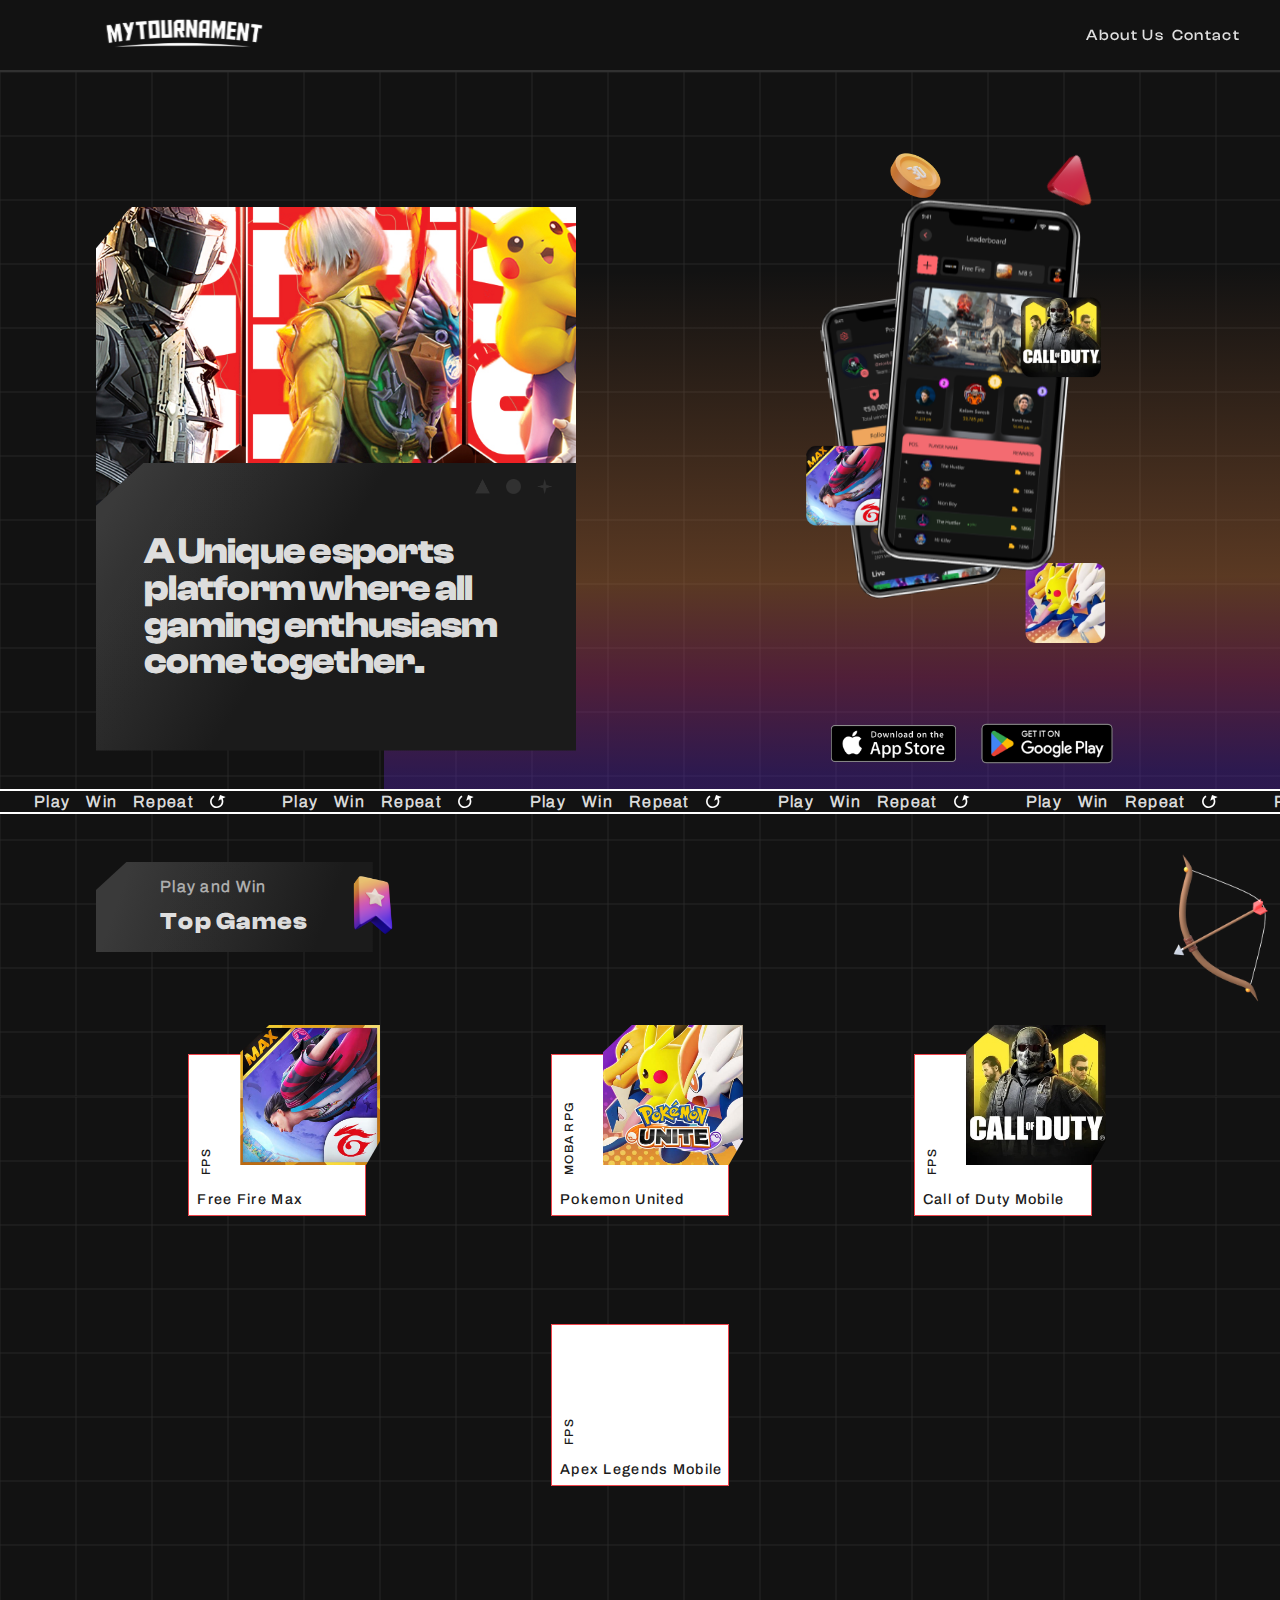
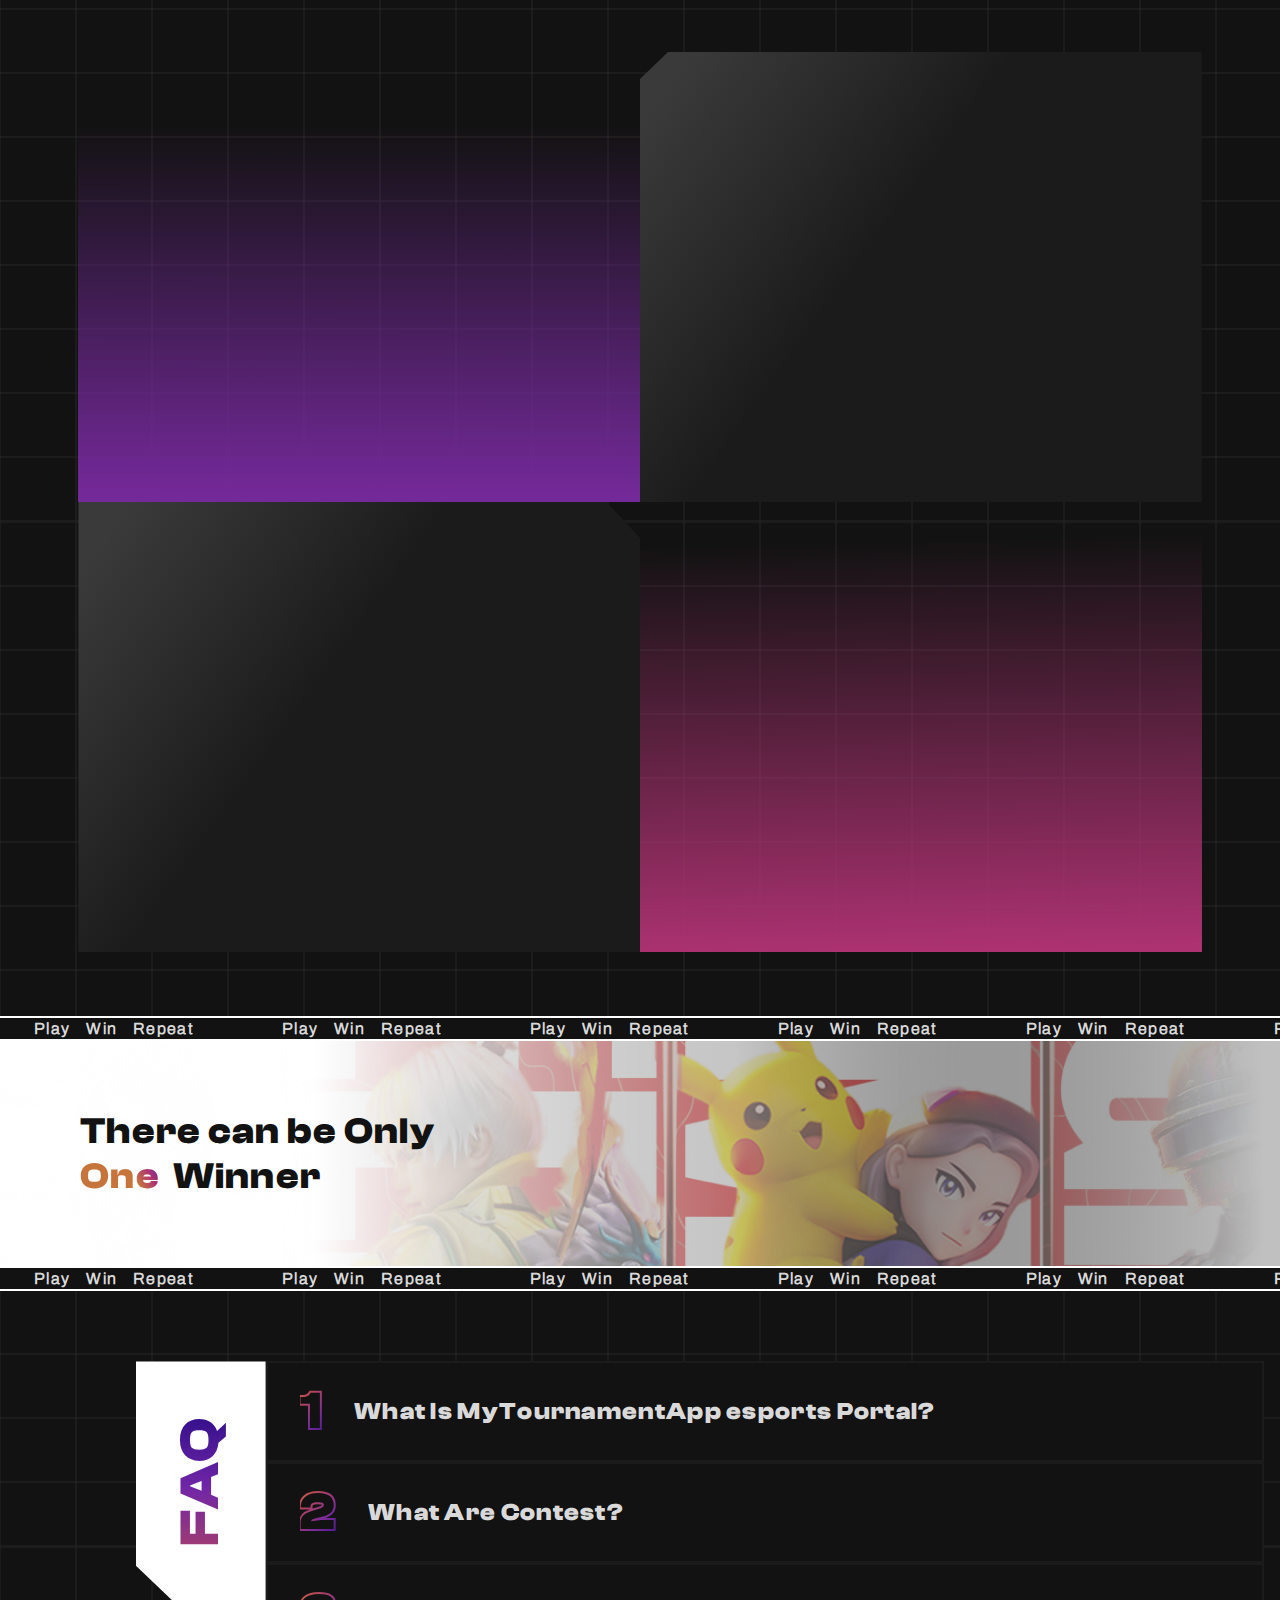
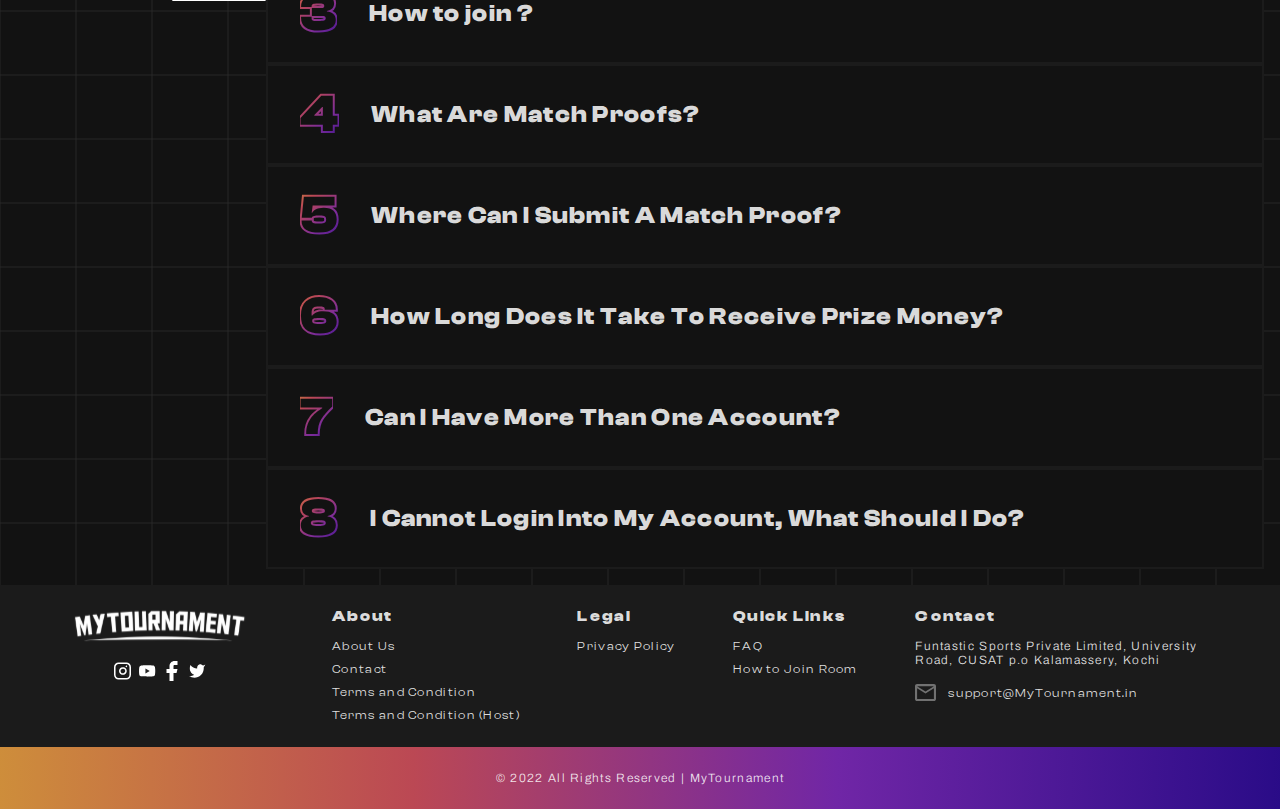
<file: index.html>
<!DOCTYPE html><html><head><meta charSet="utf-8"/><meta name="viewport" content="width=device-width"/><title>My Tournament - Join for Exciting Esports Tournaments - Call of Duty, BGMI, Apex Legends &amp; More!</title><meta name="description" content="Join MyTournament today and participate in a wide range of esports tournaments for Call of Duty Mobile, BGMI, Apex Legends, and Pokemon United. Win cash prizes and enjoy the thrill of dominating your opponents in the battlegrounds. Register now and start playing!"/><meta name="keywords" content="MyTournament, esports platform, tournaments, Call of Duty Mobile, BGMI, Apex Legends, Pokemon United, cash prizes, gaming enthusiasm"/><link rel="icon" href="/favicon.ico"/><meta name="next-head-count" content="6"/><link rel="preload" href="/_next/static/css/6175134caecd14a9.css" as="style"/><link rel="stylesheet" href="/_next/static/css/6175134caecd14a9.css" data-n-g=""/><link rel="preload" href="/_next/static/css/d37966bbaa7b412f.css" as="style"/><link rel="stylesheet" href="/_next/static/css/d37966bbaa7b412f.css" data-n-p=""/><noscript data-n-css=""></noscript><script defer="" nomodule="" src="/_next/static/chunks/polyfills-c67a75d1b6f99dc8.js"></script><script src="/_next/static/chunks/webpack-ee7e63bc15b31913.js" defer=""></script><script src="/_next/static/chunks/framework-7751730b10fa0f74.js" defer=""></script><script src="/_next/static/chunks/main-591bb7ec51acdc0d.js" defer=""></script><script src="/_next/static/chunks/pages/_app-4c54ea77194f2fd3.js" defer=""></script><script src="/_next/static/chunks/320-9cc10837d30abe27.js" defer=""></script><script src="/_next/static/chunks/pages/index-c38c84681668bab0.js" defer=""></script><script src="/_next/static/gajeTtEhWe_yTb8H38EOO/_buildManifest.js" defer=""></script><script src="/_next/static/gajeTtEhWe_yTb8H38EOO/_ssgManifest.js" defer=""></script></head><body><div id="__next"><div class="layout"><nav class="navbar_navbar__Jbjn8 false"><div style="transform:translateY(-200%) translateZ(0)"><a href="/"><span style="box-sizing:border-box;display:inline-block;overflow:hidden;width:initial;height:initial;background:none;opacity:1;border:0;margin:0;padding:0;position:relative;max-width:100%"><span style="box-sizing:border-box;display:block;width:initial;height:initial;background:none;opacity:1;border:0;margin:0;padding:0;max-width:100%"><img style="display:block;max-width:100%;width:initial;height:initial;background:none;opacity:1;border:0;margin:0;padding:0" alt="" aria-hidden="true" src="data:image/svg+xml,%3csvg%20xmlns=%27http://www.w3.org/2000/svg%27%20version=%271.1%27%20width=%27289%27%20height=%2735%27/%3e"/></span><img alt="logo" src="[data-uri]" decoding="async" data-nimg="intrinsic" style="position:absolute;top:0;left:0;bottom:0;right:0;box-sizing:border-box;padding:0;border:none;margin:auto;display:block;width:0;height:0;min-width:100%;max-width:100%;min-height:100%;max-height:100%;object-fit:contain"/><noscript><img alt="logo" src="/_next/static/media/mytournament_text_white.52748f61.svg" decoding="async" data-nimg="intrinsic" style="position:absolute;top:0;left:0;bottom:0;right:0;box-sizing:border-box;padding:0;border:none;margin:auto;display:block;width:0;height:0;min-width:100%;max-width:100%;min-height:100%;max-height:100%;object-fit:contain" loading="lazy"/></noscript></span></a></div><div class="navbar_navbarLinksDesk__uCbfv" style="transform:translateY(-200%) translateZ(0)"><a href="/about">About Us</a><a href="/contact">Contact</a></div><button class="navbar_navbarMenuButton__ZgD_Z false"><svg width="20" height="20" viewBox="0 0 20 20" fill="none" xmlns="http://www.w3.org/2000/svg"><circle cx="10" cy="10" r="9" stroke="white" stroke-width="2"></circle></svg></button></nav><main class="main__page"><div style="height:100vh;overflow:hidden"><section class="Home_heroContainer__jnbOx"><div class="Home_heroCard__M0LOW"><div class="Home_heroImageContainer__WYHYi"><span style="box-sizing:border-box;display:inline-block;overflow:hidden;width:initial;height:initial;background:none;opacity:1;border:0;margin:0;padding:0;position:relative;max-width:100%"><span style="box-sizing:border-box;display:block;width:initial;height:initial;background:none;opacity:1;border:0;margin:0;padding:0;max-width:100%"><img style="display:block;max-width:100%;width:initial;height:initial;background:none;opacity:1;border:0;margin:0;padding:0" alt="" aria-hidden="true" src="data:image/svg+xml,%3csvg%20xmlns=%27http://www.w3.org/2000/svg%27%20version=%271.1%27%20width=%27694%27%20height=%27556%27/%3e"/></span><img alt="Slide image 1" src="[data-uri]" decoding="async" data-nimg="intrinsic" style="position:absolute;top:0;left:0;bottom:0;right:0;box-sizing:border-box;padding:0;border:none;margin:auto;display:block;width:0;height:0;min-width:100%;max-width:100%;min-height:100%;max-height:100%;object-fit:cover"/><noscript><img alt="Slide image 1" src="/_next/static/media/main_slider_1.786ed4a3.jpg" decoding="async" data-nimg="intrinsic" style="position:absolute;top:0;left:0;bottom:0;right:0;box-sizing:border-box;padding:0;border:none;margin:auto;display:block;width:0;height:0;min-width:100%;max-width:100%;min-height:100%;max-height:100%;object-fit:cover" loading="lazy"/></noscript></span></div><div class="Home_heroCardDescContainer__pz4_J"><div class="Home_heroCardHeader__1m2oq"><div><span class="Home_shapes__t7ngb"><span style="box-sizing:border-box;display:inline-block;overflow:hidden;width:initial;height:initial;background:none;opacity:1;border:0;margin:0;padding:0;position:relative;max-width:100%"><span style="box-sizing:border-box;display:block;width:initial;height:initial;background:none;opacity:1;border:0;margin:0;padding:0;max-width:100%"><img style="display:block;max-width:100%;width:initial;height:initial;background:none;opacity:1;border:0;margin:0;padding:0" alt="" aria-hidden="true" src="data:image/svg+xml,%3csvg%20xmlns=%27http://www.w3.org/2000/svg%27%20version=%271.1%27%20width=%2715%27%20height=%2715%27/%3e"/></span><img alt="triangle" src="[data-uri]" decoding="async" data-nimg="intrinsic" style="position:absolute;top:0;left:0;bottom:0;right:0;box-sizing:border-box;padding:0;border:none;margin:auto;display:block;width:0;height:0;min-width:100%;max-width:100%;min-height:100%;max-height:100%"/><noscript><img alt="triangle" src="/_next/static/media/traigleSmallGrey.e70fbe64.png" decoding="async" data-nimg="intrinsic" style="position:absolute;top:0;left:0;bottom:0;right:0;box-sizing:border-box;padding:0;border:none;margin:auto;display:block;width:0;height:0;min-width:100%;max-width:100%;min-height:100%;max-height:100%" loading="lazy"/></noscript></span></span><span class="Home_shapes__t7ngb"><span style="box-sizing:border-box;display:inline-block;overflow:hidden;width:initial;height:initial;background:none;opacity:1;border:0;margin:0;padding:0;position:relative;max-width:100%"><span style="box-sizing:border-box;display:block;width:initial;height:initial;background:none;opacity:1;border:0;margin:0;padding:0;max-width:100%"><img style="display:block;max-width:100%;width:initial;height:initial;background:none;opacity:1;border:0;margin:0;padding:0" alt="" aria-hidden="true" src="data:image/svg+xml,%3csvg%20xmlns=%27http://www.w3.org/2000/svg%27%20version=%271.1%27%20width=%2715%27%20height=%2715%27/%3e"/></span><img alt="circle" src="[data-uri]" decoding="async" data-nimg="intrinsic" class="Home_shapes__t7ngb" style="position:absolute;top:0;left:0;bottom:0;right:0;box-sizing:border-box;padding:0;border:none;margin:auto;display:block;width:0;height:0;min-width:100%;max-width:100%;min-height:100%;max-height:100%"/><noscript><img alt="circle" src="/_next/static/media/circleSmallGrey.2830f77b.png" decoding="async" data-nimg="intrinsic" style="position:absolute;top:0;left:0;bottom:0;right:0;box-sizing:border-box;padding:0;border:none;margin:auto;display:block;width:0;height:0;min-width:100%;max-width:100%;min-height:100%;max-height:100%" class="Home_shapes__t7ngb" loading="lazy"/></noscript></span></span><span class="Home_shapes__t7ngb"><span style="box-sizing:border-box;display:inline-block;overflow:hidden;width:initial;height:initial;background:none;opacity:1;border:0;margin:0;padding:0;position:relative;max-width:100%"><span style="box-sizing:border-box;display:block;width:initial;height:initial;background:none;opacity:1;border:0;margin:0;padding:0;max-width:100%"><img style="display:block;max-width:100%;width:initial;height:initial;background:none;opacity:1;border:0;margin:0;padding:0" alt="" aria-hidden="true" src="data:image/svg+xml,%3csvg%20xmlns=%27http://www.w3.org/2000/svg%27%20version=%271.1%27%20width=%2715%27%20height=%2715%27/%3e"/></span><img alt="star" src="[data-uri]" decoding="async" data-nimg="intrinsic" class="Home_shapes__t7ngb" style="position:absolute;top:0;left:0;bottom:0;right:0;box-sizing:border-box;padding:0;border:none;margin:auto;display:block;width:0;height:0;min-width:100%;max-width:100%;min-height:100%;max-height:100%"/><noscript><img alt="star" src="/_next/static/media/starSmallGrey.9f5fae0c.png" decoding="async" data-nimg="intrinsic" style="position:absolute;top:0;left:0;bottom:0;right:0;box-sizing:border-box;padding:0;border:none;margin:auto;display:block;width:0;height:0;min-width:100%;max-width:100%;min-height:100%;max-height:100%" class="Home_shapes__t7ngb" loading="lazy"/></noscript></span></span></div></div><h1 class="react-reveal">A Unique esports platform where all gaming enthusiasm come together.</h1></div></div><div class="Home_phoneCard__TtMQ8"><div class="Home_phonesContainer__w8TT0"><div class="Home_phone1__axH3X"><div style="transform:none"><span style="box-sizing:border-box;display:inline-block;overflow:hidden;width:initial;height:initial;background:none;opacity:1;border:0;margin:0;padding:0;position:relative;max-width:100%"><span style="box-sizing:border-box;display:block;width:initial;height:initial;background:none;opacity:1;border:0;margin:0;padding:0;max-width:100%"><img style="display:block;max-width:100%;width:initial;height:initial;background:none;opacity:1;border:0;margin:0;padding:0" alt="" aria-hidden="true" src="data:image/svg+xml,%3csvg%20xmlns=%27http://www.w3.org/2000/svg%27%20version=%271.1%27%20width=%27365%27%20height=%27590%27/%3e"/></span><img alt="phone 1" src="[data-uri]" decoding="async" data-nimg="intrinsic" style="position:absolute;top:0;left:0;bottom:0;right:0;box-sizing:border-box;padding:0;border:none;margin:auto;display:block;width:0;height:0;min-width:100%;max-width:100%;min-height:100%;max-height:100%"/><noscript><img alt="phone 1" src="/_next/static/media/phone_1.3554f9e8.png" decoding="async" data-nimg="intrinsic" style="position:absolute;top:0;left:0;bottom:0;right:0;box-sizing:border-box;padding:0;border:none;margin:auto;display:block;width:0;height:0;min-width:100%;max-width:100%;min-height:100%;max-height:100%" loading="lazy"/></noscript></span></div></div><div class="Home_phone2__rdraF"><div inital="initial"><span style="box-sizing:border-box;display:inline-block;overflow:hidden;width:initial;height:initial;background:none;opacity:1;border:0;margin:0;padding:0;position:relative;max-width:100%"><span style="box-sizing:border-box;display:block;width:initial;height:initial;background:none;opacity:1;border:0;margin:0;padding:0;max-width:100%"><img style="display:block;max-width:100%;width:initial;height:initial;background:none;opacity:1;border:0;margin:0;padding:0" alt="" aria-hidden="true" src="data:image/svg+xml,%3csvg%20xmlns=%27http://www.w3.org/2000/svg%27%20version=%271.1%27%20width=%27284%27%20height=%27456%27/%3e"/></span><img alt="phone 2" src="[data-uri]" decoding="async" data-nimg="intrinsic" style="position:absolute;top:0;left:0;bottom:0;right:0;box-sizing:border-box;padding:0;border:none;margin:auto;display:block;width:0;height:0;min-width:100%;max-width:100%;min-height:100%;max-height:100%"/><noscript><img alt="phone 2" src="/_next/static/media/phone_2.9c293011.png" decoding="async" data-nimg="intrinsic" style="position:absolute;top:0;left:0;bottom:0;right:0;box-sizing:border-box;padding:0;border:none;margin:auto;display:block;width:0;height:0;min-width:100%;max-width:100%;min-height:100%;max-height:100%" loading="lazy"/></noscript></span></div></div><div class="Home_coin__4RM2F"><div><span style="box-sizing:border-box;display:inline-block;overflow:hidden;width:initial;height:initial;background:none;opacity:1;border:0;margin:0;padding:0;position:relative;max-width:100%"><span style="box-sizing:border-box;display:block;width:initial;height:initial;background:none;opacity:1;border:0;margin:0;padding:0;max-width:100%"><img style="display:block;max-width:100%;width:initial;height:initial;background:none;opacity:1;border:0;margin:0;padding:0" alt="" aria-hidden="true" src="data:image/svg+xml,%3csvg%20xmlns=%27http://www.w3.org/2000/svg%27%20version=%271.1%27%20width=%2770%27%20height=%2770%27/%3e"/></span><img alt="graphic element" src="[data-uri]" decoding="async" data-nimg="intrinsic" style="position:absolute;top:0;left:0;bottom:0;right:0;box-sizing:border-box;padding:0;border:none;margin:auto;display:block;width:0;height:0;min-width:100%;max-width:100%;min-height:100%;max-height:100%"/><noscript><img alt="graphic element" src="/_next/static/media/coin.c59f2f8f.png" decoding="async" data-nimg="intrinsic" style="position:absolute;top:0;left:0;bottom:0;right:0;box-sizing:border-box;padding:0;border:none;margin:auto;display:block;width:0;height:0;min-width:100%;max-width:100%;min-height:100%;max-height:100%" loading="lazy"/></noscript></span></div></div><div class="Home_arrowRight__KSXmu"><div><span style="box-sizing:border-box;display:inline-block;overflow:hidden;width:initial;height:initial;background:none;opacity:1;border:0;margin:0;padding:0;position:relative;max-width:100%"><span style="box-sizing:border-box;display:block;width:initial;height:initial;background:none;opacity:1;border:0;margin:0;padding:0;max-width:100%"><img style="display:block;max-width:100%;width:initial;height:initial;background:none;opacity:1;border:0;margin:0;padding:0" alt="" aria-hidden="true" src="data:image/svg+xml,%3csvg%20xmlns=%27http://www.w3.org/2000/svg%27%20version=%271.1%27%20width=%2770%27%20height=%2770%27/%3e"/></span><img alt="graphic element" src="[data-uri]" decoding="async" data-nimg="intrinsic" style="position:absolute;top:0;left:0;bottom:0;right:0;box-sizing:border-box;padding:0;border:none;margin:auto;display:block;width:0;height:0;min-width:100%;max-width:100%;min-height:100%;max-height:100%"/><noscript><img alt="graphic element" src="/_next/static/media/redArrowRight.ed936a13.png" decoding="async" data-nimg="intrinsic" style="position:absolute;top:0;left:0;bottom:0;right:0;box-sizing:border-box;padding:0;border:none;margin:auto;display:block;width:0;height:0;min-width:100%;max-width:100%;min-height:100%;max-height:100%" loading="lazy"/></noscript></span></div></div><span class="Home_thunder__2WJIM"><span style="box-sizing:border-box;display:inline-block;overflow:hidden;width:initial;height:initial;background:none;opacity:1;border:0;margin:0;padding:0;position:relative;max-width:100%"><span style="box-sizing:border-box;display:block;width:initial;height:initial;background:none;opacity:1;border:0;margin:0;padding:0;max-width:100%"><img style="display:block;max-width:100%;width:initial;height:initial;background:none;opacity:1;border:0;margin:0;padding:0" alt="" aria-hidden="true" src="data:image/svg+xml,%3csvg%20xmlns=%27http://www.w3.org/2000/svg%27%20version=%271.1%27%20width=%27114%27%20height=%27114%27/%3e"/></span><img alt="graphic element" src="[data-uri]" decoding="async" data-nimg="intrinsic" style="position:absolute;top:0;left:0;bottom:0;right:0;box-sizing:border-box;padding:0;border:none;margin:auto;display:block;width:0;height:0;min-width:100%;max-width:100%;min-height:100%;max-height:100%"/><noscript><img alt="graphic element" src="/_next/static/media/thunder.53c06bda.png" decoding="async" data-nimg="intrinsic" style="position:absolute;top:0;left:0;bottom:0;right:0;box-sizing:border-box;padding:0;border:none;margin:auto;display:block;width:0;height:0;min-width:100%;max-width:100%;min-height:100%;max-height:100%" loading="lazy"/></noscript></span></span><div class="Home_codLogo__nGy5X"><div><span style="box-sizing:border-box;display:inline-block;overflow:hidden;width:initial;height:initial;background:none;opacity:1;border:0;margin:0;padding:0;position:relative;max-width:100%"><span style="box-sizing:border-box;display:block;width:initial;height:initial;background:none;opacity:1;border:0;margin:0;padding:0;max-width:100%"><img style="display:block;max-width:100%;width:initial;height:initial;background:none;opacity:1;border:0;margin:0;padding:0" alt="" aria-hidden="true" src="data:image/svg+xml,%3csvg%20xmlns=%27http://www.w3.org/2000/svg%27%20version=%271.1%27%20width=%2780%27%20height=%2780%27/%3e"/></span><img alt="graphic element - call of duty" src="[data-uri]" decoding="async" data-nimg="intrinsic" style="position:absolute;top:0;left:0;bottom:0;right:0;box-sizing:border-box;padding:0;border:none;margin:auto;display:block;width:0;height:0;min-width:100%;max-width:100%;min-height:100%;max-height:100%"/><noscript><img alt="graphic element - call of duty" src="/_next/static/media/codLogo.cc60513f.png" decoding="async" data-nimg="intrinsic" style="position:absolute;top:0;left:0;bottom:0;right:0;box-sizing:border-box;padding:0;border:none;margin:auto;display:block;width:0;height:0;min-width:100%;max-width:100%;min-height:100%;max-height:100%" loading="lazy"/></noscript></span></div></div><div class="Home_pokemonLogo__Sr1ti"><div inital="initial"><span style="box-sizing:border-box;display:inline-block;overflow:hidden;width:initial;height:initial;background:none;opacity:1;border:0;margin:0;padding:0;position:relative;max-width:100%"><span style="box-sizing:border-box;display:block;width:initial;height:initial;background:none;opacity:1;border:0;margin:0;padding:0;max-width:100%"><img style="display:block;max-width:100%;width:initial;height:initial;background:none;opacity:1;border:0;margin:0;padding:0" alt="" aria-hidden="true" src="data:image/svg+xml,%3csvg%20xmlns=%27http://www.w3.org/2000/svg%27%20version=%271.1%27%20width=%2780%27%20height=%2780%27/%3e"/></span><img alt="graphic element - pokemon" src="[data-uri]" decoding="async" data-nimg="intrinsic" style="position:absolute;top:0;left:0;bottom:0;right:0;box-sizing:border-box;padding:0;border:none;margin:auto;display:block;width:0;height:0;min-width:100%;max-width:100%;min-height:100%;max-height:100%"/><noscript><img alt="graphic element - pokemon" src="/_next/static/media/pokemonLogo.b0b143c1.png" decoding="async" data-nimg="intrinsic" style="position:absolute;top:0;left:0;bottom:0;right:0;box-sizing:border-box;padding:0;border:none;margin:auto;display:block;width:0;height:0;min-width:100%;max-width:100%;min-height:100%;max-height:100%" loading="lazy"/></noscript></span></div></div><div class="Home_freeFireLogo__ZWc6V"><div><span style="box-sizing:border-box;display:inline-block;overflow:hidden;width:initial;height:initial;background:none;opacity:1;border:0;margin:0;padding:0;position:relative;max-width:100%"><span style="box-sizing:border-box;display:block;width:initial;height:initial;background:none;opacity:1;border:0;margin:0;padding:0;max-width:100%"><img style="display:block;max-width:100%;width:initial;height:initial;background:none;opacity:1;border:0;margin:0;padding:0" alt="" aria-hidden="true" src="data:image/svg+xml,%3csvg%20xmlns=%27http://www.w3.org/2000/svg%27%20version=%271.1%27%20width=%2780%27%20height=%2780%27/%3e"/></span><img alt="graphic element - free fire" src="[data-uri]" decoding="async" data-nimg="intrinsic" style="position:absolute;top:0;left:0;bottom:0;right:0;box-sizing:border-box;padding:0;border:none;margin:auto;display:block;width:0;height:0;min-width:100%;max-width:100%;min-height:100%;max-height:100%"/><noscript><img alt="graphic element - free fire" src="/_next/static/media/freefireLogo.a9ad56fb.png" decoding="async" data-nimg="intrinsic" style="position:absolute;top:0;left:0;bottom:0;right:0;box-sizing:border-box;padding:0;border:none;margin:auto;display:block;width:0;height:0;min-width:100%;max-width:100%;min-height:100%;max-height:100%" loading="lazy"/></noscript></span></div></div></div><div class="Home_downloadButtons__Ko5c7"><a href="https://apps.apple.com/in/app/mytournament/id1604523180" target="_blank" rel="noreferrer"><span style="box-sizing:border-box;display:inline-block;overflow:hidden;width:initial;height:initial;background:none;opacity:1;border:0;margin:0;padding:0;position:relative;max-width:100%"><span style="box-sizing:border-box;display:block;width:initial;height:initial;background:none;opacity:1;border:0;margin:0;padding:0;max-width:100%"><img style="display:block;max-width:100%;width:initial;height:initial;background:none;opacity:1;border:0;margin:0;padding:0" alt="" aria-hidden="true" src="data:image/svg+xml,%3csvg%20xmlns=%27http://www.w3.org/2000/svg%27%20version=%271.1%27%20width=%27125%27%20height=%2755%27/%3e"/></span><img alt="Download from Iphone" src="[data-uri]" decoding="async" data-nimg="intrinsic" style="position:absolute;top:0;left:0;bottom:0;right:0;box-sizing:border-box;padding:0;border:none;margin:auto;display:block;width:0;height:0;min-width:100%;max-width:100%;min-height:100%;max-height:100%;object-fit:contain"/><noscript><img alt="Download from Iphone" src="/_next/static/media/download_appstore.d214f3bd.png" decoding="async" data-nimg="intrinsic" style="position:absolute;top:0;left:0;bottom:0;right:0;box-sizing:border-box;padding:0;border:none;margin:auto;display:block;width:0;height:0;min-width:100%;max-width:100%;min-height:100%;max-height:100%;object-fit:contain" loading="lazy"/></noscript></span></a><a href="https://play.google.com/store/apps/details?id=com.mytournament.app" target="_blank" rel="noreferrer"><span style="box-sizing:border-box;display:inline-block;overflow:hidden;width:initial;height:initial;background:none;opacity:1;border:0;margin:0;padding:0;position:relative;max-width:100%"><span style="box-sizing:border-box;display:block;width:initial;height:initial;background:none;opacity:1;border:0;margin:0;padding:0;max-width:100%"><img style="display:block;max-width:100%;width:initial;height:initial;background:none;opacity:1;border:0;margin:0;padding:0" alt="" aria-hidden="true" src="data:image/svg+xml,%3csvg%20xmlns=%27http://www.w3.org/2000/svg%27%20version=%271.1%27%20width=%27150%27%20height=%2783%27/%3e"/></span><img alt="Download from Android" src="[data-uri]" decoding="async" data-nimg="intrinsic" style="position:absolute;top:0;left:0;bottom:0;right:0;box-sizing:border-box;padding:0;border:none;margin:auto;display:block;width:0;height:0;min-width:100%;max-width:100%;min-height:100%;max-height:100%;object-fit:contain"/><noscript><img alt="Download from Android" src="/_next/static/media/download_playstore.41f241d1.png" decoding="async" data-nimg="intrinsic" style="position:absolute;top:0;left:0;bottom:0;right:0;box-sizing:border-box;padding:0;border:none;margin:auto;display:block;width:0;height:0;min-width:100%;max-width:100%;min-height:100%;max-height:100%;object-fit:contain" loading="lazy"/></noscript></span></a></div></div><div class="Home_backgroundGradient___Sjd1"></div></section><section class="gamesSlider_gamesContainer___SEde"><div class="gamesSlider_header__GGh0v"><div class="gamesSlider_headerContainer__el2i6"><p>Play and Win</p><h2>Top Games</h2></div><div class="gamesSlider_bookmark__Las1A"><span style="box-sizing:border-box;display:inline-block;overflow:hidden;width:initial;height:initial;background:none;opacity:1;border:0;margin:0;padding:0;position:relative;max-width:100%"><span style="box-sizing:border-box;display:block;width:initial;height:initial;background:none;opacity:1;border:0;margin:0;padding:0;max-width:100%"><img style="display:block;max-width:100%;width:initial;height:initial;background:none;opacity:1;border:0;margin:0;padding:0" alt="" aria-hidden="true" src="data:image/svg+xml,%3csvg%20xmlns=%27http://www.w3.org/2000/svg%27%20version=%271.1%27%20width=%2770%27%20height=%2770%27/%3e"/></span><img alt="graphics" src="[data-uri]" decoding="async" data-nimg="intrinsic" style="position:absolute;top:0;left:0;bottom:0;right:0;box-sizing:border-box;padding:0;border:none;margin:auto;display:block;width:0;height:0;min-width:100%;max-width:100%;min-height:100%;max-height:100%"/><noscript><img alt="graphics" src="/_next/static/media/bookmark.b395f602.png" decoding="async" data-nimg="intrinsic" style="position:absolute;top:0;left:0;bottom:0;right:0;box-sizing:border-box;padding:0;border:none;margin:auto;display:block;width:0;height:0;min-width:100%;max-width:100%;min-height:100%;max-height:100%" loading="lazy"/></noscript></span></div></div><div class="gamesSlider_gamesList__hVcxh"><div class="gamesSlider_gameElement__W0iGf"><div class="gamesSlider_gameElementImage__QTBrV"><span style="box-sizing:border-box;display:inline-block;overflow:hidden;width:initial;height:initial;background:none;opacity:1;border:0;margin:0;padding:0;position:relative;max-width:100%"><span style="box-sizing:border-box;display:block;width:initial;height:initial;background:none;opacity:1;border:0;margin:0;padding:0;max-width:100%"><img style="display:block;max-width:100%;width:initial;height:initial;background:none;opacity:1;border:0;margin:0;padding:0" alt="" aria-hidden="true" src="data:image/svg+xml,%3csvg%20xmlns=%27http://www.w3.org/2000/svg%27%20version=%271.1%27%20width=%27140%27%20height=%27140%27/%3e"/></span><img alt="Free Fire Max" src="[data-uri]" decoding="async" data-nimg="intrinsic" style="position:absolute;top:0;left:0;bottom:0;right:0;box-sizing:border-box;padding:0;border:none;margin:auto;display:block;width:0;height:0;min-width:100%;max-width:100%;min-height:100%;max-height:100%"/><noscript><img alt="Free Fire Max" src="/_next/static/media/freefire_512.1f91e989.jpg" decoding="async" data-nimg="intrinsic" style="position:absolute;top:0;left:0;bottom:0;right:0;box-sizing:border-box;padding:0;border:none;margin:auto;display:block;width:0;height:0;min-width:100%;max-width:100%;min-height:100%;max-height:100%" loading="lazy"/></noscript></span></div><p class="gamesSlider_gameElementTitle__4NX0h">Free Fire Max</p><p class="gamesSlider_gameElementGenre__cZqtj">FPS</p></div><div class="gamesSlider_gameElement__W0iGf"><div class="gamesSlider_gameElementImage__QTBrV"><span style="box-sizing:border-box;display:inline-block;overflow:hidden;width:initial;height:initial;background:none;opacity:1;border:0;margin:0;padding:0;position:relative;max-width:100%"><span style="box-sizing:border-box;display:block;width:initial;height:initial;background:none;opacity:1;border:0;margin:0;padding:0;max-width:100%"><img style="display:block;max-width:100%;width:initial;height:initial;background:none;opacity:1;border:0;margin:0;padding:0" alt="" aria-hidden="true" src="data:image/svg+xml,%3csvg%20xmlns=%27http://www.w3.org/2000/svg%27%20version=%271.1%27%20width=%27140%27%20height=%27140%27/%3e"/></span><img alt="Pokemon United" src="[data-uri]" decoding="async" data-nimg="intrinsic" style="position:absolute;top:0;left:0;bottom:0;right:0;box-sizing:border-box;padding:0;border:none;margin:auto;display:block;width:0;height:0;min-width:100%;max-width:100%;min-height:100%;max-height:100%"/><noscript><img alt="Pokemon United" src="/_next/static/media/pokemon_512.03714266.jpg" decoding="async" data-nimg="intrinsic" style="position:absolute;top:0;left:0;bottom:0;right:0;box-sizing:border-box;padding:0;border:none;margin:auto;display:block;width:0;height:0;min-width:100%;max-width:100%;min-height:100%;max-height:100%" loading="lazy"/></noscript></span></div><p class="gamesSlider_gameElementTitle__4NX0h">Pokemon United</p><p class="gamesSlider_gameElementGenre__cZqtj">MOBA RPG</p></div><div class="gamesSlider_gameElement__W0iGf"><div class="gamesSlider_gameElementImage__QTBrV"><span style="box-sizing:border-box;display:inline-block;overflow:hidden;width:initial;height:initial;background:none;opacity:1;border:0;margin:0;padding:0;position:relative;max-width:100%"><span style="box-sizing:border-box;display:block;width:initial;height:initial;background:none;opacity:1;border:0;margin:0;padding:0;max-width:100%"><img style="display:block;max-width:100%;width:initial;height:initial;background:none;opacity:1;border:0;margin:0;padding:0" alt="" aria-hidden="true" src="data:image/svg+xml,%3csvg%20xmlns=%27http://www.w3.org/2000/svg%27%20version=%271.1%27%20width=%27140%27%20height=%27140%27/%3e"/></span><img alt="Call of Duty Mobile" src="[data-uri]" decoding="async" data-nimg="intrinsic" style="position:absolute;top:0;left:0;bottom:0;right:0;box-sizing:border-box;padding:0;border:none;margin:auto;display:block;width:0;height:0;min-width:100%;max-width:100%;min-height:100%;max-height:100%"/><noscript><img alt="Call of Duty Mobile" src="/_next/static/media/cod_512.a69eec53.jpg" decoding="async" data-nimg="intrinsic" style="position:absolute;top:0;left:0;bottom:0;right:0;box-sizing:border-box;padding:0;border:none;margin:auto;display:block;width:0;height:0;min-width:100%;max-width:100%;min-height:100%;max-height:100%" loading="lazy"/></noscript></span></div><p class="gamesSlider_gameElementTitle__4NX0h">Call of Duty Mobile</p><p class="gamesSlider_gameElementGenre__cZqtj">FPS</p></div></div><div class="gamesSlider_gamesList__hVcxh"><div class="gamesSlider_gameElement__W0iGf"><div class="gamesSlider_gameElementImage__QTBrV"><span style="box-sizing:border-box;display:inline-block;overflow:hidden;width:initial;height:initial;background:none;opacity:1;border:0;margin:0;padding:0;position:relative;max-width:100%"><span style="box-sizing:border-box;display:block;width:initial;height:initial;background:none;opacity:1;border:0;margin:0;padding:0;max-width:100%"><img style="display:block;max-width:100%;width:initial;height:initial;background:none;opacity:1;border:0;margin:0;padding:0" alt="" aria-hidden="true" src="data:image/svg+xml,%3csvg%20xmlns=%27http://www.w3.org/2000/svg%27%20version=%271.1%27%20width=%27140%27%20height=%27140%27/%3e"/></span><img alt="Apex Legends Mobile" src="[data-uri]" decoding="async" data-nimg="intrinsic" style="position:absolute;top:0;left:0;bottom:0;right:0;box-sizing:border-box;padding:0;border:none;margin:auto;display:block;width:0;height:0;min-width:100%;max-width:100%;min-height:100%;max-height:100%"/><noscript><img alt="Apex Legends Mobile" src="/_next/static/media/apexLegends_512.7093b100.jpg" decoding="async" data-nimg="intrinsic" style="position:absolute;top:0;left:0;bottom:0;right:0;box-sizing:border-box;padding:0;border:none;margin:auto;display:block;width:0;height:0;min-width:100%;max-width:100%;min-height:100%;max-height:100%" loading="lazy"/></noscript></span></div><p class="gamesSlider_gameElementTitle__4NX0h">Apex Legends Mobile</p><p class="gamesSlider_gameElementGenre__cZqtj">FPS</p></div></div><div class="gamesSlider_bow__63Gpd"><span style="box-sizing:border-box;display:inline-block;overflow:hidden;width:initial;height:initial;background:none;opacity:1;border:0;margin:0;padding:0;position:relative;max-width:100%"><span style="box-sizing:border-box;display:block;width:initial;height:initial;background:none;opacity:1;border:0;margin:0;padding:0;max-width:100%"><img style="display:block;max-width:100%;width:initial;height:initial;background:none;opacity:1;border:0;margin:0;padding:0" alt="" aria-hidden="true" src="data:image/svg+xml,%3csvg%20xmlns=%27http://www.w3.org/2000/svg%27%20version=%271.1%27%20width=%27230%27%20height=%27230%27/%3e"/></span><img alt="bow" src="[data-uri]" decoding="async" data-nimg="intrinsic" style="position:absolute;top:0;left:0;bottom:0;right:0;box-sizing:border-box;padding:0;border:none;margin:auto;display:block;width:0;height:0;min-width:100%;max-width:100%;min-height:100%;max-height:100%"/><noscript><img alt="bow" src="/_next/static/media/bow.adfc0267.png" decoding="async" data-nimg="intrinsic" style="position:absolute;top:0;left:0;bottom:0;right:0;box-sizing:border-box;padding:0;border:none;margin:auto;display:block;width:0;height:0;min-width:100%;max-width:100%;min-height:100%;max-height:100%" loading="lazy"/></noscript></span></div></section><section class="Home_about__On45r"><div class="Home_aboutRow__dALNy"><div class="Home_aboutCol__Y8mQP Home_aboutTrophyCol__LUkpU"><div class="undefined undefined"><span style="box-sizing:border-box;display:inline-block;overflow:hidden;width:initial;height:initial;background:none;opacity:1;border:0;margin:0;padding:0;position:relative;max-width:100%"><span style="box-sizing:border-box;display:block;width:initial;height:initial;background:none;opacity:1;border:0;margin:0;padding:0;max-width:100%"><img style="display:block;max-width:100%;width:initial;height:initial;background:none;opacity:1;border:0;margin:0;padding:0" alt="" aria-hidden="true" src="data:image/svg+xml,%3csvg%20xmlns=%27http://www.w3.org/2000/svg%27%20version=%271.1%27%20width=%27225%27%20height=%27225%27/%3e"/></span><img alt="trophy" src="[data-uri]" decoding="async" data-nimg="intrinsic" style="position:absolute;top:0;left:0;bottom:0;right:0;box-sizing:border-box;padding:0;border:none;margin:auto;display:block;width:0;height:0;min-width:100%;max-width:100%;min-height:100%;max-height:100%;object-fit:contain"/><noscript><img alt="trophy" src="/_next/static/media/trophy.577c57b6.png" decoding="async" data-nimg="intrinsic" style="position:absolute;top:0;left:0;bottom:0;right:0;box-sizing:border-box;padding:0;border:none;margin:auto;display:block;width:0;height:0;min-width:100%;max-width:100%;min-height:100%;max-height:100%;object-fit:contain" loading="lazy"/></noscript></span></div><h2><div class="react-reveal">Play &amp; Win</div><div class="react-reveal">Cash Prizes</div></h2></div><div class="Home_aboutColBox__vmWkz Home_aboutColBoxLeft__Txnmd"><p class="react-reveal">MyTournament is offering its users a wide range of tournaments to participate in. All you have to do is register, browse and participate tournament you want!</p></div></div><div class="Home_aboutRow__dALNy Home_aboutRow2__m1U_w"><div class="Home_aboutColBox__vmWkz Home_aboutColBoxRight__dImN8"><p class="react-reveal">Drop into the battlegrounds today and start dominating your opponents! Win cash prizes in tournaments and enjoy that Chicken Dinner!</p></div><div class="Home_aboutCol__Y8mQP Home_aboutHelmetCol__INwfW"><div class="undefined undefined"><span style="box-sizing:border-box;display:inline-block;overflow:hidden;width:initial;height:initial;background:none;opacity:1;border:0;margin:0;padding:0;position:relative;max-width:100%"><span style="box-sizing:border-box;display:block;width:initial;height:initial;background:none;opacity:1;border:0;margin:0;padding:0;max-width:100%"><img style="display:block;max-width:100%;width:initial;height:initial;background:none;opacity:1;border:0;margin:0;padding:0" alt="" aria-hidden="true" src="data:image/svg+xml,%3csvg%20xmlns=%27http://www.w3.org/2000/svg%27%20version=%271.1%27%20width=%27215%27%20height=%27215%27/%3e"/></span><img alt="helmet" src="[data-uri]" decoding="async" data-nimg="intrinsic" style="position:absolute;top:0;left:0;bottom:0;right:0;box-sizing:border-box;padding:0;border:none;margin:auto;display:block;width:0;height:0;min-width:100%;max-width:100%;min-height:100%;max-height:100%;object-fit:contain"/><noscript><img alt="helmet" src="/_next/static/media/helmet.0348ff44.png" decoding="async" data-nimg="intrinsic" style="position:absolute;top:0;left:0;bottom:0;right:0;box-sizing:border-box;padding:0;border:none;margin:auto;display:block;width:0;height:0;min-width:100%;max-width:100%;min-height:100%;max-height:100%;object-fit:contain" loading="lazy"/></noscript></span></div><h1 class="react-reveal">Play-Win-Repeat</h1></div></div></section><section class="onlyWinnerBanner_winnerBanner__bK0mt"><h1>There can be Only <br/><span class="onlyWinnerBanner_one__cqUQn">One</span>  Winner</h1><div class="onlyWinnerBanner_downloadButtons__okUjH"><a href="https://apps.apple.com/in/app/mytournament/id1604523180" target="_blank" rel="noreferrer"><span style="box-sizing:border-box;display:inline-block;overflow:hidden;width:initial;height:initial;background:none;opacity:1;border:0;margin:0;padding:0;position:relative;max-width:100%"><span style="box-sizing:border-box;display:block;width:initial;height:initial;background:none;opacity:1;border:0;margin:0;padding:0;max-width:100%"><img style="display:block;max-width:100%;width:initial;height:initial;background:none;opacity:1;border:0;margin:0;padding:0" alt="" aria-hidden="true" src="data:image/svg+xml,%3csvg%20xmlns=%27http://www.w3.org/2000/svg%27%20version=%271.1%27%20width=%27125%27%20height=%2755%27/%3e"/></span><img alt="Download from Iphone" src="[data-uri]" decoding="async" data-nimg="intrinsic" style="position:absolute;top:0;left:0;bottom:0;right:0;box-sizing:border-box;padding:0;border:none;margin:auto;display:block;width:0;height:0;min-width:100%;max-width:100%;min-height:100%;max-height:100%;object-fit:contain"/><noscript><img alt="Download from Iphone" src="/_next/static/media/download_appstore.d214f3bd.png" decoding="async" data-nimg="intrinsic" style="position:absolute;top:0;left:0;bottom:0;right:0;box-sizing:border-box;padding:0;border:none;margin:auto;display:block;width:0;height:0;min-width:100%;max-width:100%;min-height:100%;max-height:100%;object-fit:contain" loading="lazy"/></noscript></span></a><a href="https://play.google.com/store/apps/details?id=com.mytournament.app" target="_blank" rel="noreferrer"><span style="box-sizing:border-box;display:inline-block;overflow:hidden;width:initial;height:initial;background:none;opacity:1;border:0;margin:0;padding:0;position:relative;max-width:100%"><span style="box-sizing:border-box;display:block;width:initial;height:initial;background:none;opacity:1;border:0;margin:0;padding:0;max-width:100%"><img style="display:block;max-width:100%;width:initial;height:initial;background:none;opacity:1;border:0;margin:0;padding:0" alt="" aria-hidden="true" src="data:image/svg+xml,%3csvg%20xmlns=%27http://www.w3.org/2000/svg%27%20version=%271.1%27%20width=%27150%27%20height=%2783%27/%3e"/></span><img alt="Download from Android" src="[data-uri]" decoding="async" data-nimg="intrinsic" style="position:absolute;top:0;left:0;bottom:0;right:0;box-sizing:border-box;padding:0;border:none;margin:auto;display:block;width:0;height:0;min-width:100%;max-width:100%;min-height:100%;max-height:100%;object-fit:contain"/><noscript><img alt="Download from Android" src="/_next/static/media/download_playstore.41f241d1.png" decoding="async" data-nimg="intrinsic" style="position:absolute;top:0;left:0;bottom:0;right:0;box-sizing:border-box;padding:0;border:none;margin:auto;display:block;width:0;height:0;min-width:100%;max-width:100%;min-height:100%;max-height:100%;object-fit:contain" loading="lazy"/></noscript></span></a></div></section><section class="faq_faq__Zie8D"><div class="faq_faqHeader__O7ql8"><div class="faq_headerContainer__7Zk8U"><div class="faq_faqShapeContainer__m5pGF"><span class="faq_shapes__A95P6"><span style="box-sizing:border-box;display:inline-block;overflow:hidden;width:initial;height:initial;background:none;opacity:1;border:0;margin:0;padding:0;position:relative;max-width:100%"><span style="box-sizing:border-box;display:block;width:initial;height:initial;background:none;opacity:1;border:0;margin:0;padding:0;max-width:100%"><img style="display:block;max-width:100%;width:initial;height:initial;background:none;opacity:1;border:0;margin:0;padding:0" alt="" aria-hidden="true" src="data:image/svg+xml,%3csvg%20xmlns=%27http://www.w3.org/2000/svg%27%20version=%271.1%27%20width=%2725%27%20height=%2725%27/%3e"/></span><img alt="triangle" src="[data-uri]" decoding="async" data-nimg="intrinsic" style="position:absolute;top:0;left:0;bottom:0;right:0;box-sizing:border-box;padding:0;border:none;margin:auto;display:block;width:0;height:0;min-width:100%;max-width:100%;min-height:100%;max-height:100%"/><noscript><img alt="triangle" src="/_next/static/media/traigleSmallGrey.e70fbe64.png" decoding="async" data-nimg="intrinsic" style="position:absolute;top:0;left:0;bottom:0;right:0;box-sizing:border-box;padding:0;border:none;margin:auto;display:block;width:0;height:0;min-width:100%;max-width:100%;min-height:100%;max-height:100%" loading="lazy"/></noscript></span></span><span class="faq_shapes__A95P6"><span style="box-sizing:border-box;display:inline-block;overflow:hidden;width:initial;height:initial;background:none;opacity:1;border:0;margin:0;padding:0;position:relative;max-width:100%"><span style="box-sizing:border-box;display:block;width:initial;height:initial;background:none;opacity:1;border:0;margin:0;padding:0;max-width:100%"><img style="display:block;max-width:100%;width:initial;height:initial;background:none;opacity:1;border:0;margin:0;padding:0" alt="" aria-hidden="true" src="data:image/svg+xml,%3csvg%20xmlns=%27http://www.w3.org/2000/svg%27%20version=%271.1%27%20width=%2725%27%20height=%2725%27/%3e"/></span><img alt="circle" src="[data-uri]" decoding="async" data-nimg="intrinsic" class="faq_shapes__A95P6" style="position:absolute;top:0;left:0;bottom:0;right:0;box-sizing:border-box;padding:0;border:none;margin:auto;display:block;width:0;height:0;min-width:100%;max-width:100%;min-height:100%;max-height:100%"/><noscript><img alt="circle" src="/_next/static/media/circleSmallGrey.2830f77b.png" decoding="async" data-nimg="intrinsic" style="position:absolute;top:0;left:0;bottom:0;right:0;box-sizing:border-box;padding:0;border:none;margin:auto;display:block;width:0;height:0;min-width:100%;max-width:100%;min-height:100%;max-height:100%" class="faq_shapes__A95P6" loading="lazy"/></noscript></span></span><span class="faq_shapes__A95P6"><span style="box-sizing:border-box;display:inline-block;overflow:hidden;width:initial;height:initial;background:none;opacity:1;border:0;margin:0;padding:0;position:relative;max-width:100%"><span style="box-sizing:border-box;display:block;width:initial;height:initial;background:none;opacity:1;border:0;margin:0;padding:0;max-width:100%"><img style="display:block;max-width:100%;width:initial;height:initial;background:none;opacity:1;border:0;margin:0;padding:0" alt="" aria-hidden="true" src="data:image/svg+xml,%3csvg%20xmlns=%27http://www.w3.org/2000/svg%27%20version=%271.1%27%20width=%2725%27%20height=%2725%27/%3e"/></span><img alt="star" src="[data-uri]" decoding="async" data-nimg="intrinsic" class="faq_shapes__A95P6" style="position:absolute;top:0;left:0;bottom:0;right:0;box-sizing:border-box;padding:0;border:none;margin:auto;display:block;width:0;height:0;min-width:100%;max-width:100%;min-height:100%;max-height:100%"/><noscript><img alt="star" src="/_next/static/media/starSmallGrey.9f5fae0c.png" decoding="async" data-nimg="intrinsic" style="position:absolute;top:0;left:0;bottom:0;right:0;box-sizing:border-box;padding:0;border:none;margin:auto;display:block;width:0;height:0;min-width:100%;max-width:100%;min-height:100%;max-height:100%" class="faq_shapes__A95P6" loading="lazy"/></noscript></span></span></div><div class="faq_faqHeading__jR0Cg"><h1>FAQ</h1></div></div></div><div class="faq_faqContainer__vFoe7"><div><div class="accordion_accordionElement__cyOea accordion_accordionElementCondense__YiXC4"><header class="accordion_accordionHeading__3_mgN"><div class="accordion_accordionTitle__U4KaD"><h3>1</h3><h2>What Is MyTournamentApp esports Portal?</h2></div><div class="accordion_arrow__Gyos_ accordion_arrowUp__UVNUu"><span style="box-sizing:border-box;display:inline-block;overflow:hidden;width:initial;height:initial;background:none;opacity:1;border:0;margin:0;padding:0;position:relative;max-width:100%"><span style="box-sizing:border-box;display:block;width:initial;height:initial;background:none;opacity:1;border:0;margin:0;padding:0;max-width:100%"><img style="display:block;max-width:100%;width:initial;height:initial;background:none;opacity:1;border:0;margin:0;padding:0" alt="" aria-hidden="true" src="data:image/svg+xml,%3csvg%20xmlns=%27http://www.w3.org/2000/svg%27%20version=%271.1%27%20width=%2735%27%20height=%2735%27/%3e"/></span><img alt="arrow" src="[data-uri]" decoding="async" data-nimg="intrinsic" style="position:absolute;top:0;left:0;bottom:0;right:0;box-sizing:border-box;padding:0;border:none;margin:auto;display:block;width:0;height:0;min-width:100%;max-width:100%;min-height:100%;max-height:100%;object-fit:contain"/><noscript><img alt="arrow" src="/_next/static/media/rounded_arrow_up.4c61fad8.svg" decoding="async" data-nimg="intrinsic" style="position:absolute;top:0;left:0;bottom:0;right:0;box-sizing:border-box;padding:0;border:none;margin:auto;display:block;width:0;height:0;min-width:100%;max-width:100%;min-height:100%;max-height:100%;object-fit:contain" loading="lazy"/></noscript></span></div></header><div class="accordion_desc__vS3mL accordion_descCondense__8hehc"><p>MyTournamentApp eSports Portal gives players a unique online gaming experience where they can compete from the comfort of their home in contests for Cash Prizes.</p></div></div><div class="accordion_accordionElement__cyOea accordion_accordionElementCondense__YiXC4"><header class="accordion_accordionHeading__3_mgN"><div class="accordion_accordionTitle__U4KaD"><h3>2</h3><h2>What Are Contest?</h2></div><div class="accordion_arrow__Gyos_ accordion_arrowUp__UVNUu"><span style="box-sizing:border-box;display:inline-block;overflow:hidden;width:initial;height:initial;background:none;opacity:1;border:0;margin:0;padding:0;position:relative;max-width:100%"><span style="box-sizing:border-box;display:block;width:initial;height:initial;background:none;opacity:1;border:0;margin:0;padding:0;max-width:100%"><img style="display:block;max-width:100%;width:initial;height:initial;background:none;opacity:1;border:0;margin:0;padding:0" alt="" aria-hidden="true" src="data:image/svg+xml,%3csvg%20xmlns=%27http://www.w3.org/2000/svg%27%20version=%271.1%27%20width=%2735%27%20height=%2735%27/%3e"/></span><img alt="arrow" src="[data-uri]" decoding="async" data-nimg="intrinsic" style="position:absolute;top:0;left:0;bottom:0;right:0;box-sizing:border-box;padding:0;border:none;margin:auto;display:block;width:0;height:0;min-width:100%;max-width:100%;min-height:100%;max-height:100%;object-fit:contain"/><noscript><img alt="arrow" src="/_next/static/media/rounded_arrow_up.4c61fad8.svg" decoding="async" data-nimg="intrinsic" style="position:absolute;top:0;left:0;bottom:0;right:0;box-sizing:border-box;padding:0;border:none;margin:auto;display:block;width:0;height:0;min-width:100%;max-width:100%;min-height:100%;max-height:100%;object-fit:contain" loading="lazy"/></noscript></span></div></header><div class="accordion_desc__vS3mL accordion_descCondense__8hehc"><p>Contest are gaming competitions structured in variety of formats across MyTournamentApp, giving players a chance to compete with others for win the prize. We at MyTournamentApp aim to provide you the best gaming experience though our online contest. Our online contest take place time to time which can scheduled on upcoming contest tab.</p></div></div><div class="accordion_accordionElement__cyOea accordion_accordionElementCondense__YiXC4"><header class="accordion_accordionHeading__3_mgN"><div class="accordion_accordionTitle__U4KaD"><h3>3</h3><h2>How to join ?</h2></div><div class="accordion_arrow__Gyos_ accordion_arrowUp__UVNUu"><span style="box-sizing:border-box;display:inline-block;overflow:hidden;width:initial;height:initial;background:none;opacity:1;border:0;margin:0;padding:0;position:relative;max-width:100%"><span style="box-sizing:border-box;display:block;width:initial;height:initial;background:none;opacity:1;border:0;margin:0;padding:0;max-width:100%"><img style="display:block;max-width:100%;width:initial;height:initial;background:none;opacity:1;border:0;margin:0;padding:0" alt="" aria-hidden="true" src="data:image/svg+xml,%3csvg%20xmlns=%27http://www.w3.org/2000/svg%27%20version=%271.1%27%20width=%2735%27%20height=%2735%27/%3e"/></span><img alt="arrow" src="[data-uri]" decoding="async" data-nimg="intrinsic" style="position:absolute;top:0;left:0;bottom:0;right:0;box-sizing:border-box;padding:0;border:none;margin:auto;display:block;width:0;height:0;min-width:100%;max-width:100%;min-height:100%;max-height:100%;object-fit:contain"/><noscript><img alt="arrow" src="/_next/static/media/rounded_arrow_up.4c61fad8.svg" decoding="async" data-nimg="intrinsic" style="position:absolute;top:0;left:0;bottom:0;right:0;box-sizing:border-box;padding:0;border:none;margin:auto;display:block;width:0;height:0;min-width:100%;max-width:100%;min-height:100%;max-height:100%;object-fit:contain" loading="lazy"/></noscript></span></div></header><div class="accordion_desc__vS3mL accordion_descCondense__8hehc"><p>Once you are signed in you can start playing any contest. Go on the contest tab and click on any contest you wish to join. Once you have chosen the contest you want to join then register for that contest. Once registered you would get an email when the contest is made live.</p></div></div><div class="accordion_accordionElement__cyOea accordion_accordionElementCondense__YiXC4"><header class="accordion_accordionHeading__3_mgN"><div class="accordion_accordionTitle__U4KaD"><h3>4</h3><h2>What Are Match Proofs?</h2></div><div class="accordion_arrow__Gyos_ accordion_arrowUp__UVNUu"><span style="box-sizing:border-box;display:inline-block;overflow:hidden;width:initial;height:initial;background:none;opacity:1;border:0;margin:0;padding:0;position:relative;max-width:100%"><span style="box-sizing:border-box;display:block;width:initial;height:initial;background:none;opacity:1;border:0;margin:0;padding:0;max-width:100%"><img style="display:block;max-width:100%;width:initial;height:initial;background:none;opacity:1;border:0;margin:0;padding:0" alt="" aria-hidden="true" src="data:image/svg+xml,%3csvg%20xmlns=%27http://www.w3.org/2000/svg%27%20version=%271.1%27%20width=%2735%27%20height=%2735%27/%3e"/></span><img alt="arrow" src="[data-uri]" decoding="async" data-nimg="intrinsic" style="position:absolute;top:0;left:0;bottom:0;right:0;box-sizing:border-box;padding:0;border:none;margin:auto;display:block;width:0;height:0;min-width:100%;max-width:100%;min-height:100%;max-height:100%;object-fit:contain"/><noscript><img alt="arrow" src="/_next/static/media/rounded_arrow_up.4c61fad8.svg" decoding="async" data-nimg="intrinsic" style="position:absolute;top:0;left:0;bottom:0;right:0;box-sizing:border-box;padding:0;border:none;margin:auto;display:block;width:0;height:0;min-width:100%;max-width:100%;min-height:100%;max-height:100%;object-fit:contain" loading="lazy"/></noscript></span></div></header><div class="accordion_desc__vS3mL accordion_descCondense__8hehc"><p>Match proofs are evidences which are required to validate a result. They can be submitted in the form of pictures/videos.</p></div></div><div class="accordion_accordionElement__cyOea accordion_accordionElementCondense__YiXC4"><header class="accordion_accordionHeading__3_mgN"><div class="accordion_accordionTitle__U4KaD"><h3>5</h3><h2>Where Can I Submit A Match Proof?</h2></div><div class="accordion_arrow__Gyos_ accordion_arrowUp__UVNUu"><span style="box-sizing:border-box;display:inline-block;overflow:hidden;width:initial;height:initial;background:none;opacity:1;border:0;margin:0;padding:0;position:relative;max-width:100%"><span style="box-sizing:border-box;display:block;width:initial;height:initial;background:none;opacity:1;border:0;margin:0;padding:0;max-width:100%"><img style="display:block;max-width:100%;width:initial;height:initial;background:none;opacity:1;border:0;margin:0;padding:0" alt="" aria-hidden="true" src="data:image/svg+xml,%3csvg%20xmlns=%27http://www.w3.org/2000/svg%27%20version=%271.1%27%20width=%2735%27%20height=%2735%27/%3e"/></span><img alt="arrow" src="[data-uri]" decoding="async" data-nimg="intrinsic" style="position:absolute;top:0;left:0;bottom:0;right:0;box-sizing:border-box;padding:0;border:none;margin:auto;display:block;width:0;height:0;min-width:100%;max-width:100%;min-height:100%;max-height:100%;object-fit:contain"/><noscript><img alt="arrow" src="/_next/static/media/rounded_arrow_up.4c61fad8.svg" decoding="async" data-nimg="intrinsic" style="position:absolute;top:0;left:0;bottom:0;right:0;box-sizing:border-box;padding:0;border:none;margin:auto;display:block;width:0;height:0;min-width:100%;max-width:100%;min-height:100%;max-height:100%;object-fit:contain" loading="lazy"/></noscript></span></div></header><div class="accordion_desc__vS3mL accordion_descCondense__8hehc"><p>Match Proofs are to be submitted to the admin with the match id on the respective chat portals available for each contest. Admin take all the decisions and their decision is final As it stands.</p></div></div><div class="accordion_accordionElement__cyOea accordion_accordionElementCondense__YiXC4"><header class="accordion_accordionHeading__3_mgN"><div class="accordion_accordionTitle__U4KaD"><h3>6</h3><h2>How Long Does It Take To Receive Prize Money?</h2></div><div class="accordion_arrow__Gyos_ accordion_arrowUp__UVNUu"><span style="box-sizing:border-box;display:inline-block;overflow:hidden;width:initial;height:initial;background:none;opacity:1;border:0;margin:0;padding:0;position:relative;max-width:100%"><span style="box-sizing:border-box;display:block;width:initial;height:initial;background:none;opacity:1;border:0;margin:0;padding:0;max-width:100%"><img style="display:block;max-width:100%;width:initial;height:initial;background:none;opacity:1;border:0;margin:0;padding:0" alt="" aria-hidden="true" src="data:image/svg+xml,%3csvg%20xmlns=%27http://www.w3.org/2000/svg%27%20version=%271.1%27%20width=%2735%27%20height=%2735%27/%3e"/></span><img alt="arrow" src="[data-uri]" decoding="async" data-nimg="intrinsic" style="position:absolute;top:0;left:0;bottom:0;right:0;box-sizing:border-box;padding:0;border:none;margin:auto;display:block;width:0;height:0;min-width:100%;max-width:100%;min-height:100%;max-height:100%;object-fit:contain"/><noscript><img alt="arrow" src="/_next/static/media/rounded_arrow_up.4c61fad8.svg" decoding="async" data-nimg="intrinsic" style="position:absolute;top:0;left:0;bottom:0;right:0;box-sizing:border-box;padding:0;border:none;margin:auto;display:block;width:0;height:0;min-width:100%;max-width:100%;min-height:100%;max-height:100%;object-fit:contain" loading="lazy"/></noscript></span></div></header><div class="accordion_desc__vS3mL accordion_descCondense__8hehc"><p>Money will be transferred to wallet As soon As the contest ends.</p></div></div><div class="accordion_accordionElement__cyOea accordion_accordionElementCondense__YiXC4"><header class="accordion_accordionHeading__3_mgN"><div class="accordion_accordionTitle__U4KaD"><h3>7</h3><h2>Can I Have More Than One Account?</h2></div><div class="accordion_arrow__Gyos_ accordion_arrowUp__UVNUu"><span style="box-sizing:border-box;display:inline-block;overflow:hidden;width:initial;height:initial;background:none;opacity:1;border:0;margin:0;padding:0;position:relative;max-width:100%"><span style="box-sizing:border-box;display:block;width:initial;height:initial;background:none;opacity:1;border:0;margin:0;padding:0;max-width:100%"><img style="display:block;max-width:100%;width:initial;height:initial;background:none;opacity:1;border:0;margin:0;padding:0" alt="" aria-hidden="true" src="data:image/svg+xml,%3csvg%20xmlns=%27http://www.w3.org/2000/svg%27%20version=%271.1%27%20width=%2735%27%20height=%2735%27/%3e"/></span><img alt="arrow" src="[data-uri]" decoding="async" data-nimg="intrinsic" style="position:absolute;top:0;left:0;bottom:0;right:0;box-sizing:border-box;padding:0;border:none;margin:auto;display:block;width:0;height:0;min-width:100%;max-width:100%;min-height:100%;max-height:100%;object-fit:contain"/><noscript><img alt="arrow" src="/_next/static/media/rounded_arrow_up.4c61fad8.svg" decoding="async" data-nimg="intrinsic" style="position:absolute;top:0;left:0;bottom:0;right:0;box-sizing:border-box;padding:0;border:none;margin:auto;display:block;width:0;height:0;min-width:100%;max-width:100%;min-height:100%;max-height:100%;object-fit:contain" loading="lazy"/></noscript></span></div></header><div class="accordion_desc__vS3mL accordion_descCondense__8hehc"><p>No,a single person cannot have more than one account. We have established strict rules to identify such accounts and such accounts will be banned permanently from the portal. We have ensured that a single person with his/her single account can play multiple games innumerable times.</p></div></div><div class="accordion_accordionElement__cyOea accordion_accordionElementCondense__YiXC4"><header class="accordion_accordionHeading__3_mgN"><div class="accordion_accordionTitle__U4KaD"><h3>8</h3><h2>I Cannot Login Into My Account, What Should I Do?</h2></div><div class="accordion_arrow__Gyos_ accordion_arrowUp__UVNUu"><span style="box-sizing:border-box;display:inline-block;overflow:hidden;width:initial;height:initial;background:none;opacity:1;border:0;margin:0;padding:0;position:relative;max-width:100%"><span style="box-sizing:border-box;display:block;width:initial;height:initial;background:none;opacity:1;border:0;margin:0;padding:0;max-width:100%"><img style="display:block;max-width:100%;width:initial;height:initial;background:none;opacity:1;border:0;margin:0;padding:0" alt="" aria-hidden="true" src="data:image/svg+xml,%3csvg%20xmlns=%27http://www.w3.org/2000/svg%27%20version=%271.1%27%20width=%2735%27%20height=%2735%27/%3e"/></span><img alt="arrow" src="[data-uri]" decoding="async" data-nimg="intrinsic" style="position:absolute;top:0;left:0;bottom:0;right:0;box-sizing:border-box;padding:0;border:none;margin:auto;display:block;width:0;height:0;min-width:100%;max-width:100%;min-height:100%;max-height:100%;object-fit:contain"/><noscript><img alt="arrow" src="/_next/static/media/rounded_arrow_up.4c61fad8.svg" decoding="async" data-nimg="intrinsic" style="position:absolute;top:0;left:0;bottom:0;right:0;box-sizing:border-box;padding:0;border:none;margin:auto;display:block;width:0;height:0;min-width:100%;max-width:100%;min-height:100%;max-height:100%;object-fit:contain" loading="lazy"/></noscript></span></div></header><div class="accordion_desc__vS3mL accordion_descCondense__8hehc"><p>Please try resetting your password. If resetting your password does not work, kindly write a mail to support@MyTournamentApp.com stating the issue you are facing.		</p></div></div></div></div></section></div></main><footer class="footer_footer__LV2HF"><div class="footer_mainFooterContainer__BLZEz"><div class="footer_logoAndSocial__Lr2fS"><a href="/"><span style="box-sizing:border-box;display:inline-block;overflow:hidden;width:initial;height:initial;background:none;opacity:1;border:0;margin:0;padding:0;position:relative;max-width:100%"><span style="box-sizing:border-box;display:block;width:initial;height:initial;background:none;opacity:1;border:0;margin:0;padding:0;max-width:100%"><img style="display:block;max-width:100%;width:initial;height:initial;background:none;opacity:1;border:0;margin:0;padding:0" alt="" aria-hidden="true" src="data:image/svg+xml,%3csvg%20xmlns=%27http://www.w3.org/2000/svg%27%20version=%271.1%27%20width=%27230%27%20height=%2748%27/%3e"/></span><img alt="Logo" src="[data-uri]" decoding="async" data-nimg="intrinsic" style="position:absolute;top:0;left:0;bottom:0;right:0;box-sizing:border-box;padding:0;border:none;margin:auto;display:block;width:0;height:0;min-width:100%;max-width:100%;min-height:100%;max-height:100%"/><noscript><img alt="Logo" src="/_next/static/media/mytournament_text_white.52748f61.svg" decoding="async" data-nimg="intrinsic" style="position:absolute;top:0;left:0;bottom:0;right:0;box-sizing:border-box;padding:0;border:none;margin:auto;display:block;width:0;height:0;min-width:100%;max-width:100%;min-height:100%;max-height:100%" loading="lazy"/></noscript></span></a><div class="footer_SocialContainer__8sJau"><a href="https://www.instagram.com/mytournament.india" target="_blank" rel="noreferrer"><span style="box-sizing:border-box;display:inline-block;overflow:hidden;width:initial;height:initial;background:none;opacity:1;border:0;margin:0;padding:0;position:relative;max-width:100%"><span style="box-sizing:border-box;display:block;width:initial;height:initial;background:none;opacity:1;border:0;margin:0;padding:0;max-width:100%"><img style="display:block;max-width:100%;width:initial;height:initial;background:none;opacity:1;border:0;margin:0;padding:0" alt="" aria-hidden="true" src="data:image/svg+xml,%3csvg%20xmlns=%27http://www.w3.org/2000/svg%27%20version=%271.1%27%20width=%2717%27%20height=%2720%27/%3e"/></span><img alt="instagram" src="[data-uri]" decoding="async" data-nimg="intrinsic" style="position:absolute;top:0;left:0;bottom:0;right:0;box-sizing:border-box;padding:0;border:none;margin:auto;display:block;width:0;height:0;min-width:100%;max-width:100%;min-height:100%;max-height:100%"/><noscript><img alt="instagram" src="/_next/static/media/instagram.9e180007.svg" decoding="async" data-nimg="intrinsic" style="position:absolute;top:0;left:0;bottom:0;right:0;box-sizing:border-box;padding:0;border:none;margin:auto;display:block;width:0;height:0;min-width:100%;max-width:100%;min-height:100%;max-height:100%" loading="lazy"/></noscript></span></a><a href="https://www.youtube.com/channel/UCP4ysWDjZ7XMTgdYybOITHQ" target="_blank" rel="noreferrer"><span style="box-sizing:border-box;display:inline-block;overflow:hidden;width:initial;height:initial;background:none;opacity:1;border:0;margin:0;padding:0;position:relative;max-width:100%"><span style="box-sizing:border-box;display:block;width:initial;height:initial;background:none;opacity:1;border:0;margin:0;padding:0;max-width:100%"><img style="display:block;max-width:100%;width:initial;height:initial;background:none;opacity:1;border:0;margin:0;padding:0" alt="" aria-hidden="true" src="data:image/svg+xml,%3csvg%20xmlns=%27http://www.w3.org/2000/svg%27%20version=%271.1%27%20width=%2717%27%20height=%2720%27/%3e"/></span><img alt="youtube" src="[data-uri]" decoding="async" data-nimg="intrinsic" style="position:absolute;top:0;left:0;bottom:0;right:0;box-sizing:border-box;padding:0;border:none;margin:auto;display:block;width:0;height:0;min-width:100%;max-width:100%;min-height:100%;max-height:100%"/><noscript><img alt="youtube" src="/_next/static/media/youtube.c22b9e2b.svg" decoding="async" data-nimg="intrinsic" style="position:absolute;top:0;left:0;bottom:0;right:0;box-sizing:border-box;padding:0;border:none;margin:auto;display:block;width:0;height:0;min-width:100%;max-width:100%;min-height:100%;max-height:100%" loading="lazy"/></noscript></span></a><a><span style="box-sizing:border-box;display:inline-block;overflow:hidden;width:initial;height:initial;background:none;opacity:1;border:0;margin:0;padding:0;position:relative;max-width:100%"><span style="box-sizing:border-box;display:block;width:initial;height:initial;background:none;opacity:1;border:0;margin:0;padding:0;max-width:100%"><img style="display:block;max-width:100%;width:initial;height:initial;background:none;opacity:1;border:0;margin:0;padding:0" alt="" aria-hidden="true" src="data:image/svg+xml,%3csvg%20xmlns=%27http://www.w3.org/2000/svg%27%20version=%271.1%27%20width=%2717%27%20height=%2720%27/%3e"/></span><img alt="facebook" src="[data-uri]" decoding="async" data-nimg="intrinsic" style="position:absolute;top:0;left:0;bottom:0;right:0;box-sizing:border-box;padding:0;border:none;margin:auto;display:block;width:0;height:0;min-width:100%;max-width:100%;min-height:100%;max-height:100%"/><noscript><img alt="facebook" src="/_next/static/media/facebook.55e86e45.svg" decoding="async" data-nimg="intrinsic" style="position:absolute;top:0;left:0;bottom:0;right:0;box-sizing:border-box;padding:0;border:none;margin:auto;display:block;width:0;height:0;min-width:100%;max-width:100%;min-height:100%;max-height:100%" loading="lazy"/></noscript></span></a><a><span style="box-sizing:border-box;display:inline-block;overflow:hidden;width:initial;height:initial;background:none;opacity:1;border:0;margin:0;padding:0;position:relative;max-width:100%"><span style="box-sizing:border-box;display:block;width:initial;height:initial;background:none;opacity:1;border:0;margin:0;padding:0;max-width:100%"><img style="display:block;max-width:100%;width:initial;height:initial;background:none;opacity:1;border:0;margin:0;padding:0" alt="" aria-hidden="true" src="data:image/svg+xml,%3csvg%20xmlns=%27http://www.w3.org/2000/svg%27%20version=%271.1%27%20width=%2717%27%20height=%2720%27/%3e"/></span><img alt="twitter" src="[data-uri]" decoding="async" data-nimg="intrinsic" style="position:absolute;top:0;left:0;bottom:0;right:0;box-sizing:border-box;padding:0;border:none;margin:auto;display:block;width:0;height:0;min-width:100%;max-width:100%;min-height:100%;max-height:100%"/><noscript><img alt="twitter" src="/_next/static/media/twitter.05191f61.svg" decoding="async" data-nimg="intrinsic" style="position:absolute;top:0;left:0;bottom:0;right:0;box-sizing:border-box;padding:0;border:none;margin:auto;display:block;width:0;height:0;min-width:100%;max-width:100%;min-height:100%;max-height:100%" loading="lazy"/></noscript></span></a></div></div><div class="footer_linksContainer__kry8l"><h4 class="footer_linkHeading__32gLI">About</h4><a href="/about">About Us</a><a href="/contact">Contact</a><a href="/terms">Terms and Condition</a><a href="/hosting/terms">Terms and Condition (Host)</a></div><div class="footer_linksContainer__kry8l"><h4 class="footer_linkHeading__32gLI">Legal</h4><a href="/pp">Privacy Policy</a></div><div class="footer_linksContainer__kry8l"><h4 class="footer_linkHeading__32gLI">Quick Links</h4><a href="/faq">FAQ</a><a href="/faq#how-to-join">How to Join Room</a></div><div class="footer_linksContainer__kry8l"><h4 class="footer_linkHeading__32gLI">Contact</h4><p class="footer_footerAddress__c12_K">Funtastic Sports Private Limited, University Road, CUSAT p.o Kalamassery, Kochi</p><div class="footer_addressMails__IwlG4"><span style="box-sizing:border-box;display:inline-block;overflow:hidden;width:initial;height:initial;background:none;opacity:1;border:0;margin:0;padding:0;position:relative;max-width:100%"><span style="box-sizing:border-box;display:block;width:initial;height:initial;background:none;opacity:1;border:0;margin:0;padding:0;max-width:100%"><img style="display:block;max-width:100%;width:initial;height:initial;background:none;opacity:1;border:0;margin:0;padding:0" alt="" aria-hidden="true" src="data:image/svg+xml,%3csvg%20xmlns=%27http://www.w3.org/2000/svg%27%20version=%271.1%27%20width=%2721%27%20height=%2718%27/%3e"/></span><img alt="mail logo" src="[data-uri]" decoding="async" data-nimg="intrinsic" style="position:absolute;top:0;left:0;bottom:0;right:0;box-sizing:border-box;padding:0;border:none;margin:auto;display:block;width:0;height:0;min-width:100%;max-width:100%;min-height:100%;max-height:100%"/><noscript><img alt="mail logo" src="/_next/static/media/mail.c754fe1f.svg" decoding="async" data-nimg="intrinsic" style="position:absolute;top:0;left:0;bottom:0;right:0;box-sizing:border-box;padding:0;border:none;margin:auto;display:block;width:0;height:0;min-width:100%;max-width:100%;min-height:100%;max-height:100%" loading="lazy"/></noscript></span><div><a href="mailto:support@MyTournament.in">support@MyTournament.in</a></div></div></div></div><div class="footer_bottomFooter__Zfvxt"><p>© 2022 All Rights Reserved | MyTournament</p></div></footer></div></div><script id="__NEXT_DATA__" type="application/json">{"props":{"pageProps":{}},"page":"/","query":{},"buildId":"gajeTtEhWe_yTb8H38EOO","nextExport":true,"autoExport":true,"isFallback":false,"scriptLoader":[]}</script></body></html>
</file>
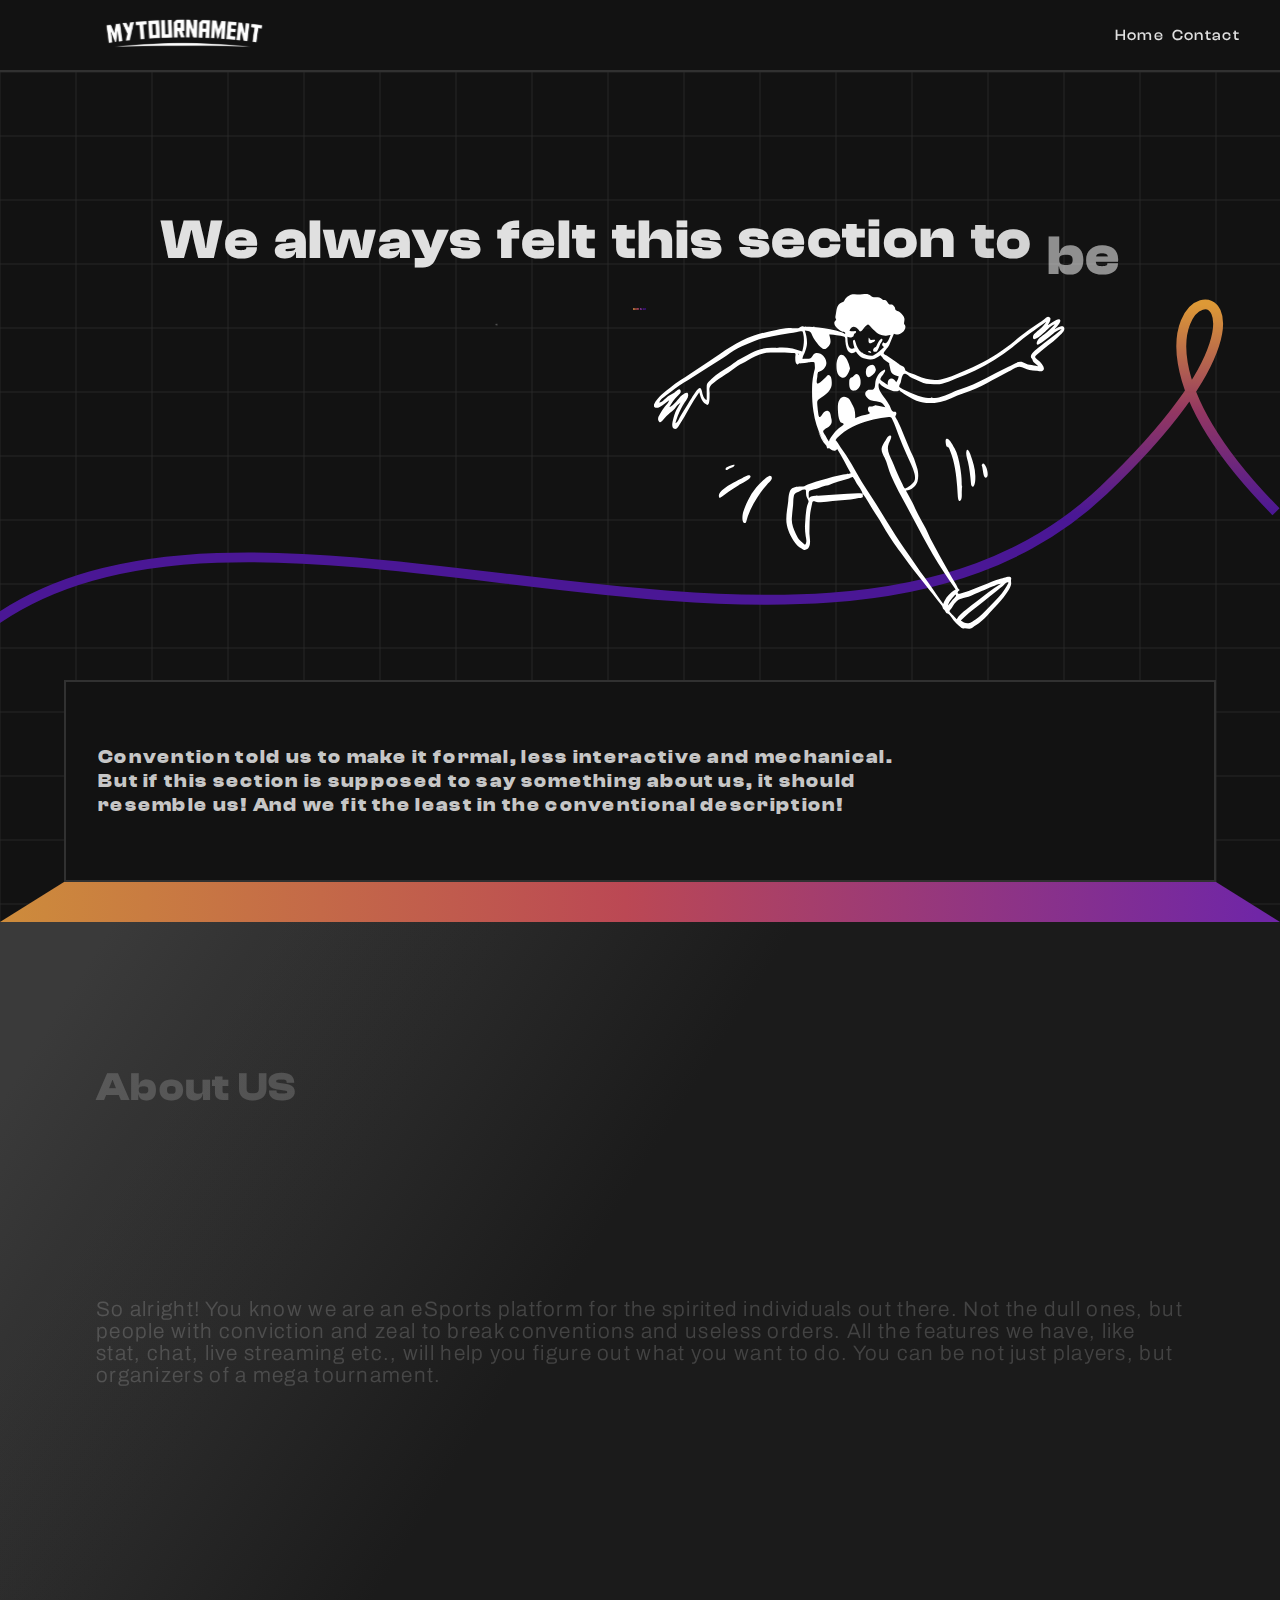
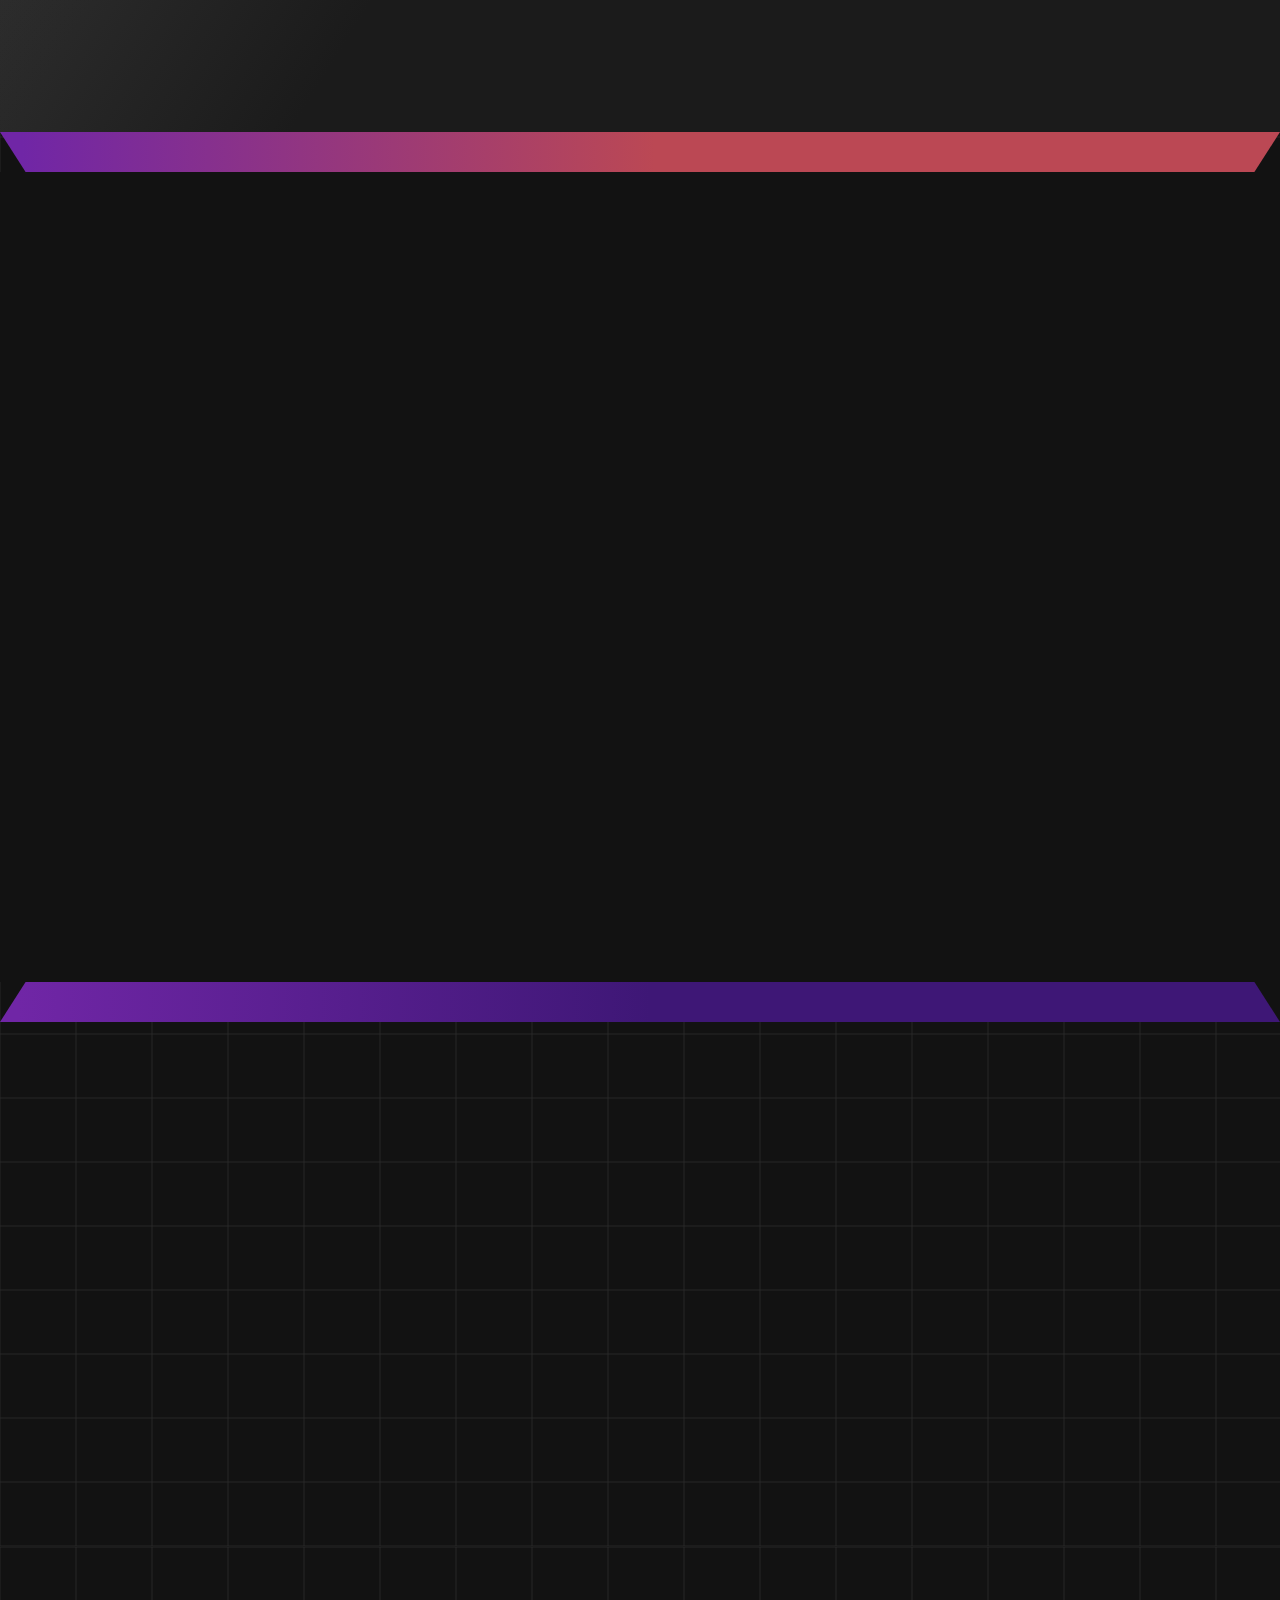
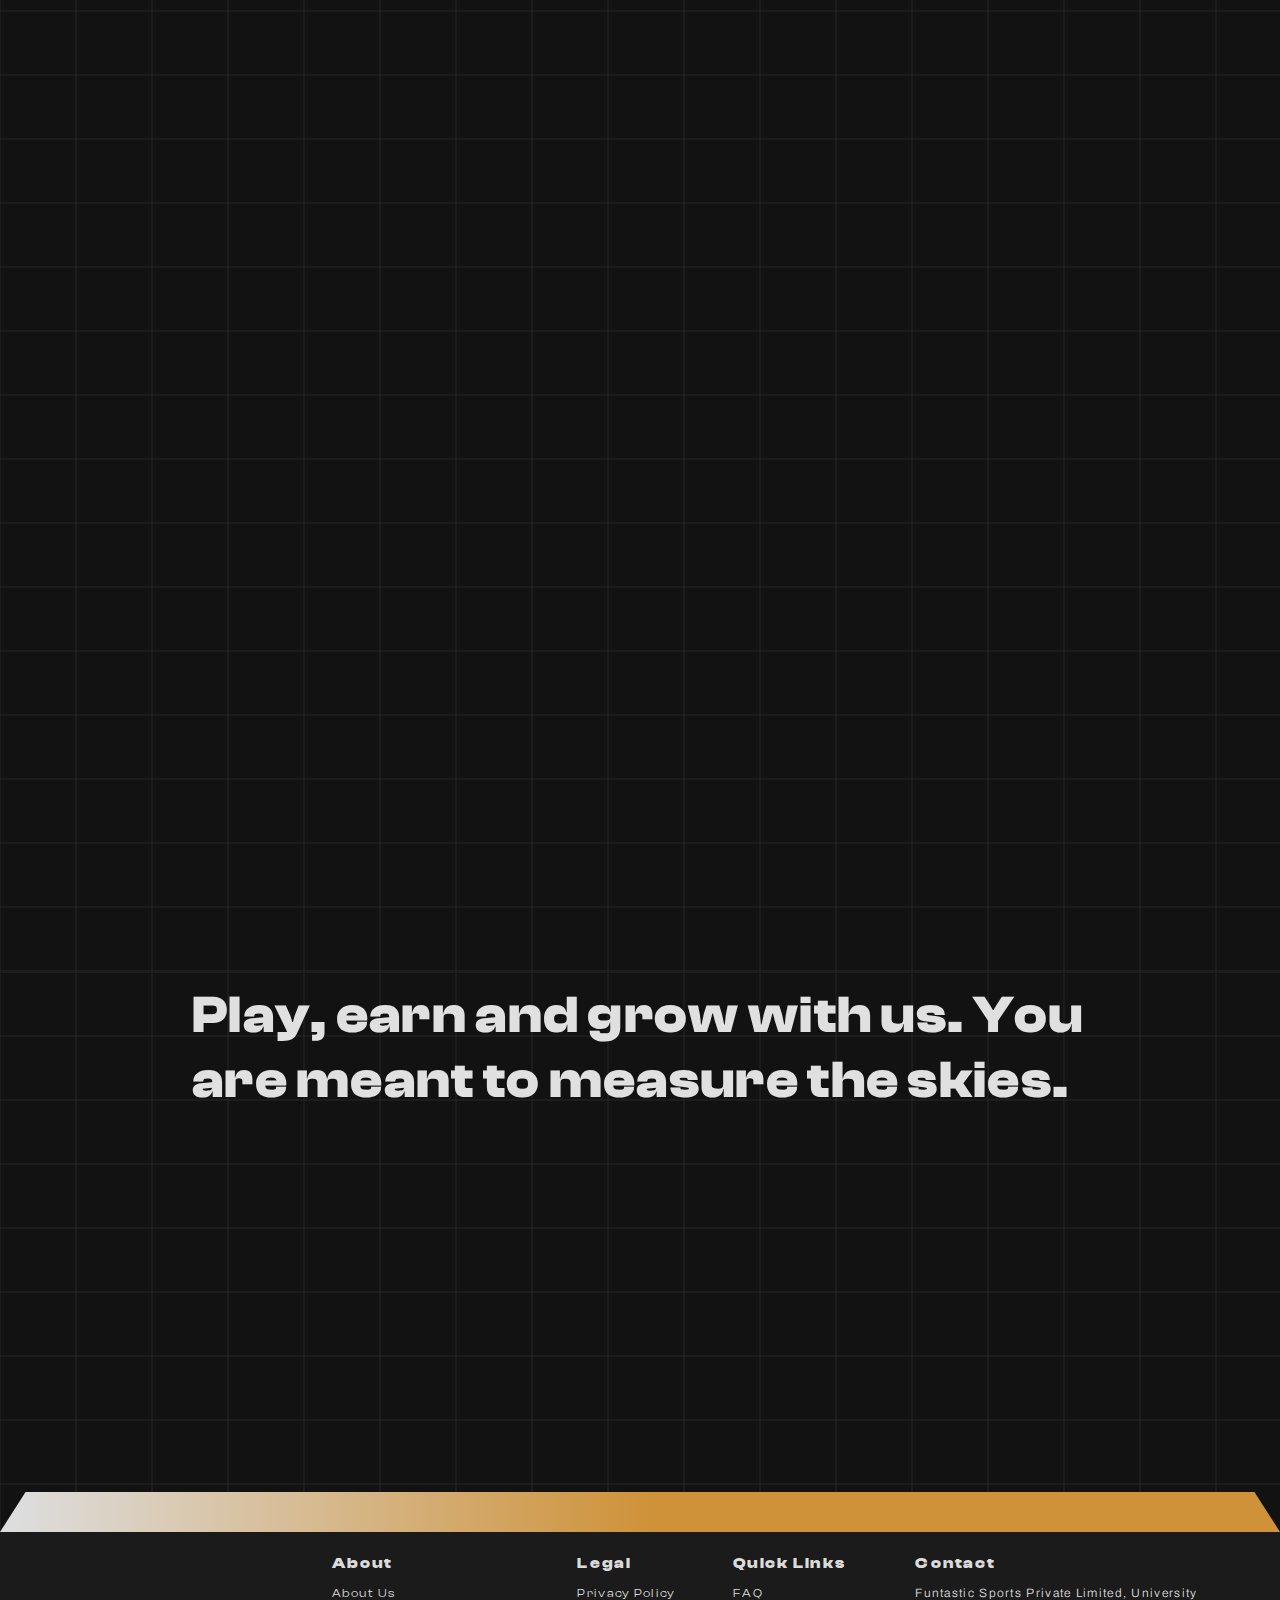
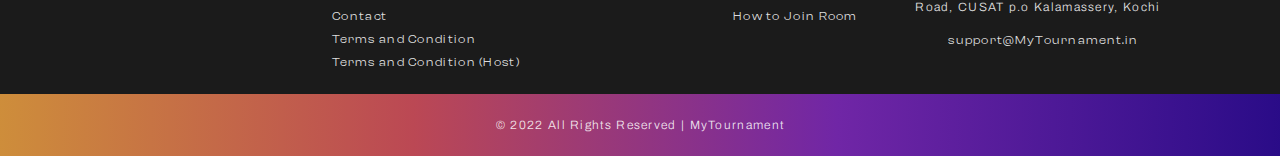
<file: about.html>
<!DOCTYPE html><html><head><meta charSet="utf-8"/><meta name="viewport" content="width=device-width"/><title>My Tournament - About Us</title><meta name="description" content="Join MyTournament today and participate in a wide range of esports tournaments for Call of Duty Mobile, BGMI, Apex Legends, and Pokemon United. Win cash prizes and enjoy the thrill of dominating your opponents in the battlegrounds. Register now and start playing!"/><meta name="keywords" content="MyTournament, esports platform, tournaments, Call of Duty Mobile, BGMI, Apex Legends, Pokemon United, cash prizes, gaming enthusiasm"/><link rel="icon" href="/favicon.ico"/><meta name="next-head-count" content="6"/><link rel="preload" href="/_next/static/css/6175134caecd14a9.css" as="style"/><link rel="stylesheet" href="/_next/static/css/6175134caecd14a9.css" data-n-g=""/><link rel="preload" href="/_next/static/css/faeefedb90798e92.css" as="style"/><link rel="stylesheet" href="/_next/static/css/faeefedb90798e92.css" data-n-p=""/><noscript data-n-css=""></noscript><script defer="" nomodule="" src="/_next/static/chunks/polyfills-c67a75d1b6f99dc8.js"></script><script src="/_next/static/chunks/webpack-ee7e63bc15b31913.js" defer=""></script><script src="/_next/static/chunks/framework-7751730b10fa0f74.js" defer=""></script><script src="/_next/static/chunks/main-591bb7ec51acdc0d.js" defer=""></script><script src="/_next/static/chunks/pages/_app-4c54ea77194f2fd3.js" defer=""></script><script src="/_next/static/chunks/pages/about-ec7b4525b59c75c4.js" defer=""></script><script src="/_next/static/gajeTtEhWe_yTb8H38EOO/_buildManifest.js" defer=""></script><script src="/_next/static/gajeTtEhWe_yTb8H38EOO/_ssgManifest.js" defer=""></script></head><body><div id="__next"><div class="layout"><nav class="navbar_navbar__Jbjn8 false"><div style="transform:translateY(-200%) translateZ(0)"><a href="/"><span style="box-sizing:border-box;display:inline-block;overflow:hidden;width:initial;height:initial;background:none;opacity:1;border:0;margin:0;padding:0;position:relative;max-width:100%"><span style="box-sizing:border-box;display:block;width:initial;height:initial;background:none;opacity:1;border:0;margin:0;padding:0;max-width:100%"><img style="display:block;max-width:100%;width:initial;height:initial;background:none;opacity:1;border:0;margin:0;padding:0" alt="" aria-hidden="true" src="data:image/svg+xml,%3csvg%20xmlns=%27http://www.w3.org/2000/svg%27%20version=%271.1%27%20width=%27289%27%20height=%2735%27/%3e"/></span><img alt="logo" src="[data-uri]" decoding="async" data-nimg="intrinsic" style="position:absolute;top:0;left:0;bottom:0;right:0;box-sizing:border-box;padding:0;border:none;margin:auto;display:block;width:0;height:0;min-width:100%;max-width:100%;min-height:100%;max-height:100%;object-fit:contain"/><noscript><img alt="logo" src="/_next/static/media/mytournament_text_white.52748f61.svg" decoding="async" data-nimg="intrinsic" style="position:absolute;top:0;left:0;bottom:0;right:0;box-sizing:border-box;padding:0;border:none;margin:auto;display:block;width:0;height:0;min-width:100%;max-width:100%;min-height:100%;max-height:100%;object-fit:contain" loading="lazy"/></noscript></span></a></div><div class="navbar_navbarLinksDesk__uCbfv" style="transform:translateY(-200%) translateZ(0)"><a href="/">Home</a><a href="/contact">Contact</a></div><button class="navbar_navbarMenuButton__ZgD_Z false"><svg width="20" height="20" viewBox="0 0 20 20" fill="none" xmlns="http://www.w3.org/2000/svg"><circle cx="10" cy="10" r="9" stroke="white" stroke-width="2"></circle></svg></button></nav><main class="main__page"><div class="about_aboutContainer__Tk_Sa"><section class="about_hero__3LWC1"><div class="about_heroTextContainer__p365y"><div class="about_headingText__Qifqm"><h1 style="transform:translateY(-200%) translateZ(0)">We</h1><h1 style="opacity:0;transform:translateY(-200%) translateZ(0)">always</h1><h1 style="opacity:0;transform:translateY(-200%) translateZ(0)">felt</h1><h1 style="opacity:0;transform:translateY(-200%) translateZ(0)">this</h1><h1 style="opacity:0;transform:translateY(-200%) translateZ(0)">section</h1><h1 style="opacity:0;transform:translateY(-200%) translateZ(0)">to<!-- --> </h1><h1 style="opacity:0;transform:translateY(-200%) translateZ(0)">be</h1></div><div class="about_boringContainer__MFtMb"><h1 class="about_boring__e_3id" style="transform:scale(0) translateZ(0)">BORING!</h1><div class="about_heroSplash__g90D8 about_splashOne___LJy2" style="transform:scale(0) rotate(180deg) translateZ(0)"><span style="box-sizing:border-box;display:inline-block;overflow:hidden;width:initial;height:initial;background:none;opacity:1;border:0;margin:0;padding:0;position:relative;max-width:100%"><span style="box-sizing:border-box;display:block;width:initial;height:initial;background:none;opacity:1;border:0;margin:0;padding:0;max-width:100%"><img style="display:block;max-width:100%;width:initial;height:initial;background:none;opacity:1;border:0;margin:0;padding:0" alt="" aria-hidden="true" src="data:image/svg+xml,%3csvg%20xmlns=%27http://www.w3.org/2000/svg%27%20version=%271.1%27%20width=%2779%27%20height=%2794%27/%3e"/></span><img alt="graphics" src="[data-uri]" decoding="async" data-nimg="intrinsic" style="position:absolute;top:0;left:0;bottom:0;right:0;box-sizing:border-box;padding:0;border:none;margin:auto;display:block;width:0;height:0;min-width:100%;max-width:100%;min-height:100%;max-height:100%"/><noscript><img alt="graphics" src="/_next/static/media/about_boring_splash.5da8bc8c.svg" decoding="async" data-nimg="intrinsic" style="position:absolute;top:0;left:0;bottom:0;right:0;box-sizing:border-box;padding:0;border:none;margin:auto;display:block;width:0;height:0;min-width:100%;max-width:100%;min-height:100%;max-height:100%" loading="lazy"/></noscript></span></div><div class="about_heroSplash__g90D8 about_splashTwo__xrJuK" style="transform:scale(0) rotate(0deg) translateZ(0)"><span style="box-sizing:border-box;display:inline-block;overflow:hidden;width:initial;height:initial;background:none;opacity:1;border:0;margin:0;padding:0;position:relative;max-width:100%"><span style="box-sizing:border-box;display:block;width:initial;height:initial;background:none;opacity:1;border:0;margin:0;padding:0;max-width:100%"><img style="display:block;max-width:100%;width:initial;height:initial;background:none;opacity:1;border:0;margin:0;padding:0" alt="" aria-hidden="true" src="data:image/svg+xml,%3csvg%20xmlns=%27http://www.w3.org/2000/svg%27%20version=%271.1%27%20width=%2779%27%20height=%2794%27/%3e"/></span><img alt="graphics" src="[data-uri]" decoding="async" data-nimg="intrinsic" style="position:absolute;top:0;left:0;bottom:0;right:0;box-sizing:border-box;padding:0;border:none;margin:auto;display:block;width:0;height:0;min-width:100%;max-width:100%;min-height:100%;max-height:100%"/><noscript><img alt="graphics" src="/_next/static/media/about_boring_splash.5da8bc8c.svg" decoding="async" data-nimg="intrinsic" style="position:absolute;top:0;left:0;bottom:0;right:0;box-sizing:border-box;padding:0;border:none;margin:auto;display:block;width:0;height:0;min-width:100%;max-width:100%;min-height:100%;max-height:100%" loading="lazy"/></noscript></span></div></div><div inital="initial" class="about_heroVectorLine__YhF2O"><span style="box-sizing:border-box;display:inline-block;overflow:hidden;width:initial;height:initial;background:none;opacity:1;border:0;margin:0;padding:0;position:relative;max-width:100%"><span style="box-sizing:border-box;display:block;width:initial;height:initial;background:none;opacity:1;border:0;margin:0;padding:0;max-width:100%"><img style="display:block;max-width:100%;width:initial;height:initial;background:none;opacity:1;border:0;margin:0;padding:0" alt="" aria-hidden="true" src="data:image/svg+xml,%3csvg%20xmlns=%27http://www.w3.org/2000/svg%27%20version=%271.1%27%20width=%271287%27%20height=%27335%27/%3e"/></span><img alt="graphics" src="[data-uri]" decoding="async" data-nimg="intrinsic" style="position:absolute;top:0;left:0;bottom:0;right:0;box-sizing:border-box;padding:0;border:none;margin:auto;display:block;width:0;height:0;min-width:100%;max-width:100%;min-height:100%;max-height:100%"/><noscript><img alt="graphics" src="/_next/static/media/about_scribble_line.d1fb2f08.svg" decoding="async" data-nimg="intrinsic" style="position:absolute;top:0;left:0;bottom:0;right:0;box-sizing:border-box;padding:0;border:none;margin:auto;display:block;width:0;height:0;min-width:100%;max-width:100%;min-height:100%;max-height:100%" loading="lazy"/></noscript></span></div><div class="about_heroChar__sy6W2"><span style="box-sizing:border-box;display:inline-block;overflow:hidden;width:initial;height:initial;background:none;opacity:1;border:0;margin:0;padding:0;position:relative;max-width:100%"><span style="box-sizing:border-box;display:block;width:initial;height:initial;background:none;opacity:1;border:0;margin:0;padding:0;max-width:100%"><img style="display:block;max-width:100%;width:initial;height:initial;background:none;opacity:1;border:0;margin:0;padding:0" alt="" aria-hidden="true" src="data:image/svg+xml,%3csvg%20xmlns=%27http://www.w3.org/2000/svg%27%20version=%271.1%27%20width=%27457%27%20height=%27373%27/%3e"/></span><img alt="graphics" src="[data-uri]" decoding="async" data-nimg="intrinsic" style="position:absolute;top:0;left:0;bottom:0;right:0;box-sizing:border-box;padding:0;border:none;margin:auto;display:block;width:0;height:0;min-width:100%;max-width:100%;min-height:100%;max-height:100%"/><noscript><img alt="graphics" src="/_next/static/media/about_charector.26d5b640.svg" decoding="async" data-nimg="intrinsic" style="position:absolute;top:0;left:0;bottom:0;right:0;box-sizing:border-box;padding:0;border:none;margin:auto;display:block;width:0;height:0;min-width:100%;max-width:100%;min-height:100%;max-height:100%" loading="lazy"/></noscript></span></div></div><div class="about_heroBottomTextContainer__zG_Pi" style="transform:translateY(100%) translateZ(0)"><h4 style="opacity:0">Convention told us to make it formal, less interactive and mechanical. But if this section is supposed to say something about us, it should resemble us! And we fit the least in the conventional description!</h4></div></section><div class="about_heroHorizondalLine__LIlQx"></div><section class="about_aboutSection__xn8je"><h1 style="opacity:0.2;transform:translateY(150%) translateZ(0)">About US</h1><p class="about_aboutIntro__4XZYy" style="opacity:0.2;transform:translateY(150%) translateZ(0)">So alright! You know we are an eSports platform for the spirited individuals out there. Not the dull ones, but people with conviction and zeal to break conventions and useless orders. All the features we have, like stat, chat, live streaming etc., will help you figure out what you want to do. You can be not just players, but organizers of a mega tournament.</p><div style="opacity:0;transform:translateY(250%) translateZ(0)"><p>eSports is a burgeoning industry expected to hit a $1.41 billion market size worldwide in 2022 from its previous $1.20 billion in 2021. More professional gamers are in the making, and the demand for games is soaring high. eSports has proved to be a platform of immense possibilities for the billions of unrecognized players who have been<!-- --> <span class="about_aboutUsTextGradient__VulcT">playing games for mere entertainment without any promising rewards.</span></p></div></section><div class="about_aboutHorizondalLineStart__zkw0x"></div><section class="about_aboutGlobal__e0b4n"><div class="about_agGraphic__Y4GgJ"><span style="box-sizing:border-box;display:inline-block;overflow:hidden;width:initial;height:initial;background:none;opacity:1;border:0;margin:0;padding:0;position:relative;max-width:100%"><span style="box-sizing:border-box;display:block;width:initial;height:initial;background:none;opacity:1;border:0;margin:0;padding:0;max-width:100%"><img style="display:block;max-width:100%;width:initial;height:initial;background:none;opacity:1;border:0;margin:0;padding:0" alt="" aria-hidden="true" src="data:image/svg+xml,%3csvg%20xmlns=%27http://www.w3.org/2000/svg%27%20version=%271.1%27%20width=%27515%27%20height=%27894%27/%3e"/></span><img alt="/" src="[data-uri]" decoding="async" data-nimg="intrinsic" style="position:absolute;top:0;left:0;bottom:0;right:0;box-sizing:border-box;padding:0;border:none;margin:auto;display:block;width:0;height:0;min-width:100%;max-width:100%;min-height:100%;max-height:100%"/><noscript><img alt="/" src="/_next/static/media/tc_about_rect_tall.86161102.svg" decoding="async" data-nimg="intrinsic" style="position:absolute;top:0;left:0;bottom:0;right:0;box-sizing:border-box;padding:0;border:none;margin:auto;display:block;width:0;height:0;min-width:100%;max-width:100%;min-height:100%;max-height:100%" loading="lazy"/></noscript></span></div><div class="about_agText__UFuFq"><p class="react-reveal">Globally, India ranks 16th position in the eSports market. Despite lacking a mature ecosystem and infrastructure, India&#x27;s growth is a remarkable one. The growth rate is forecasted to get quadrupled in the coming years, and India has the potential to be among the leading nations in this industry. Professional gamers and enthusiasts who begin early can doubtlessly reap great benefits in the future.</p></div></section><div class="about_aboutHorizondalLineEnd__igfyV"></div><section class="about_aboutFocus__PJ85e"><p class="react-reveal">MyTournament focuses on building a community of players who can train, understand, explore and experience the arena through the various features of our platform. We want our gamers to identify their full potential and convert gaming into a stable career option.</p><div class="react-reveal about_aboutFocusGraphic__qGuHJ"><span style="box-sizing:border-box;display:inline-block;overflow:hidden;width:initial;height:initial;background:none;opacity:1;border:0;margin:0;padding:0;position:relative;max-width:100%"><span style="box-sizing:border-box;display:block;width:initial;height:initial;background:none;opacity:1;border:0;margin:0;padding:0;max-width:100%"><img style="display:block;max-width:100%;width:initial;height:initial;background:none;opacity:1;border:0;margin:0;padding:0" alt="" aria-hidden="true" src="data:image/svg+xml,%3csvg%20xmlns=%27http://www.w3.org/2000/svg%27%20version=%271.1%27%20width=%27557%27%20height=%27639%27/%3e"/></span><img alt="./" src="[data-uri]" decoding="async" data-nimg="intrinsic" style="position:absolute;top:0;left:0;bottom:0;right:0;box-sizing:border-box;padding:0;border:none;margin:auto;display:block;width:0;height:0;min-width:100%;max-width:100%;min-height:100%;max-height:100%"/><noscript><img alt="./" src="/_next/static/media/tc_wm1.8e105821.svg" decoding="async" data-nimg="intrinsic" style="position:absolute;top:0;left:0;bottom:0;right:0;box-sizing:border-box;padding:0;border:none;margin:auto;display:block;width:0;height:0;min-width:100%;max-width:100%;min-height:100%;max-height:100%" loading="lazy"/></noscript></span></div></section><section class="about_team__Sb7Po"><h1 class="react-reveal">We are a team determined to create new changes.</h1><p class="react-reveal">Being passionate gamers ourselves, we felt the need to create multitudes of professional gamers in India who can play to their fill, pay all their bills and lead a life of dignity. We are aware of the struggles of aspiring gamers. We have overcome that against all the odds, and we will help you do the same.</p></section><section class="about_together__oiaOs"><h1>Play, earn and grow with us. You are meant to measure the skies.<br/><span class="react-reveal about_weRise__Z8XKN">Together  </span><span class="react-reveal about_weRise__Z8XKN">we  </span><span class="react-reveal about_weRise__Z8XKN">rise! </span></h1><div class="about_togetherBg__HTHb3"><span style="box-sizing:border-box;display:inline-block;overflow:hidden;width:initial;height:initial;background:none;opacity:1;border:0;margin:0;padding:0;position:relative;max-width:100%"><span style="box-sizing:border-box;display:block;width:initial;height:initial;background:none;opacity:1;border:0;margin:0;padding:0;max-width:100%"><img style="display:block;max-width:100%;width:initial;height:initial;background:none;opacity:1;border:0;margin:0;padding:0" alt="" aria-hidden="true" src="data:image/svg+xml,%3csvg%20xmlns=%27http://www.w3.org/2000/svg%27%20version=%271.1%27%20width=%271440%27%20height=%27905%27/%3e"/></span><img src="[data-uri]" decoding="async" data-nimg="intrinsic" style="position:absolute;top:0;left:0;bottom:0;right:0;box-sizing:border-box;padding:0;border:none;margin:auto;display:block;width:0;height:0;min-width:100%;max-width:100%;min-height:100%;max-height:100%"/><noscript><img src="/_next/static/media/about_ovel_bg.ff002bb1.svg" decoding="async" data-nimg="intrinsic" style="position:absolute;top:0;left:0;bottom:0;right:0;box-sizing:border-box;padding:0;border:none;margin:auto;display:block;width:0;height:0;min-width:100%;max-width:100%;min-height:100%;max-height:100%" loading="lazy"/></noscript></span></div></section><div class="about_endHorizondalLine__rG_8z"></div></div></main><footer class="footer_footer__LV2HF"><div class="footer_mainFooterContainer__BLZEz"><div class="footer_logoAndSocial__Lr2fS"><a href="/"><span style="box-sizing:border-box;display:inline-block;overflow:hidden;width:initial;height:initial;background:none;opacity:1;border:0;margin:0;padding:0;position:relative;max-width:100%"><span style="box-sizing:border-box;display:block;width:initial;height:initial;background:none;opacity:1;border:0;margin:0;padding:0;max-width:100%"><img style="display:block;max-width:100%;width:initial;height:initial;background:none;opacity:1;border:0;margin:0;padding:0" alt="" aria-hidden="true" src="data:image/svg+xml,%3csvg%20xmlns=%27http://www.w3.org/2000/svg%27%20version=%271.1%27%20width=%27230%27%20height=%2748%27/%3e"/></span><img alt="Logo" src="[data-uri]" decoding="async" data-nimg="intrinsic" style="position:absolute;top:0;left:0;bottom:0;right:0;box-sizing:border-box;padding:0;border:none;margin:auto;display:block;width:0;height:0;min-width:100%;max-width:100%;min-height:100%;max-height:100%"/><noscript><img alt="Logo" src="/_next/static/media/mytournament_text_white.52748f61.svg" decoding="async" data-nimg="intrinsic" style="position:absolute;top:0;left:0;bottom:0;right:0;box-sizing:border-box;padding:0;border:none;margin:auto;display:block;width:0;height:0;min-width:100%;max-width:100%;min-height:100%;max-height:100%" loading="lazy"/></noscript></span></a><div class="footer_SocialContainer__8sJau"><a href="https://www.instagram.com/mytournament.india" target="_blank" rel="noreferrer"><span style="box-sizing:border-box;display:inline-block;overflow:hidden;width:initial;height:initial;background:none;opacity:1;border:0;margin:0;padding:0;position:relative;max-width:100%"><span style="box-sizing:border-box;display:block;width:initial;height:initial;background:none;opacity:1;border:0;margin:0;padding:0;max-width:100%"><img style="display:block;max-width:100%;width:initial;height:initial;background:none;opacity:1;border:0;margin:0;padding:0" alt="" aria-hidden="true" src="data:image/svg+xml,%3csvg%20xmlns=%27http://www.w3.org/2000/svg%27%20version=%271.1%27%20width=%2717%27%20height=%2720%27/%3e"/></span><img alt="instagram" src="[data-uri]" decoding="async" data-nimg="intrinsic" style="position:absolute;top:0;left:0;bottom:0;right:0;box-sizing:border-box;padding:0;border:none;margin:auto;display:block;width:0;height:0;min-width:100%;max-width:100%;min-height:100%;max-height:100%"/><noscript><img alt="instagram" src="/_next/static/media/instagram.9e180007.svg" decoding="async" data-nimg="intrinsic" style="position:absolute;top:0;left:0;bottom:0;right:0;box-sizing:border-box;padding:0;border:none;margin:auto;display:block;width:0;height:0;min-width:100%;max-width:100%;min-height:100%;max-height:100%" loading="lazy"/></noscript></span></a><a href="https://www.youtube.com/channel/UCP4ysWDjZ7XMTgdYybOITHQ" target="_blank" rel="noreferrer"><span style="box-sizing:border-box;display:inline-block;overflow:hidden;width:initial;height:initial;background:none;opacity:1;border:0;margin:0;padding:0;position:relative;max-width:100%"><span style="box-sizing:border-box;display:block;width:initial;height:initial;background:none;opacity:1;border:0;margin:0;padding:0;max-width:100%"><img style="display:block;max-width:100%;width:initial;height:initial;background:none;opacity:1;border:0;margin:0;padding:0" alt="" aria-hidden="true" src="data:image/svg+xml,%3csvg%20xmlns=%27http://www.w3.org/2000/svg%27%20version=%271.1%27%20width=%2717%27%20height=%2720%27/%3e"/></span><img alt="youtube" src="[data-uri]" decoding="async" data-nimg="intrinsic" style="position:absolute;top:0;left:0;bottom:0;right:0;box-sizing:border-box;padding:0;border:none;margin:auto;display:block;width:0;height:0;min-width:100%;max-width:100%;min-height:100%;max-height:100%"/><noscript><img alt="youtube" src="/_next/static/media/youtube.c22b9e2b.svg" decoding="async" data-nimg="intrinsic" style="position:absolute;top:0;left:0;bottom:0;right:0;box-sizing:border-box;padding:0;border:none;margin:auto;display:block;width:0;height:0;min-width:100%;max-width:100%;min-height:100%;max-height:100%" loading="lazy"/></noscript></span></a><a><span style="box-sizing:border-box;display:inline-block;overflow:hidden;width:initial;height:initial;background:none;opacity:1;border:0;margin:0;padding:0;position:relative;max-width:100%"><span style="box-sizing:border-box;display:block;width:initial;height:initial;background:none;opacity:1;border:0;margin:0;padding:0;max-width:100%"><img style="display:block;max-width:100%;width:initial;height:initial;background:none;opacity:1;border:0;margin:0;padding:0" alt="" aria-hidden="true" src="data:image/svg+xml,%3csvg%20xmlns=%27http://www.w3.org/2000/svg%27%20version=%271.1%27%20width=%2717%27%20height=%2720%27/%3e"/></span><img alt="facebook" src="[data-uri]" decoding="async" data-nimg="intrinsic" style="position:absolute;top:0;left:0;bottom:0;right:0;box-sizing:border-box;padding:0;border:none;margin:auto;display:block;width:0;height:0;min-width:100%;max-width:100%;min-height:100%;max-height:100%"/><noscript><img alt="facebook" src="/_next/static/media/facebook.55e86e45.svg" decoding="async" data-nimg="intrinsic" style="position:absolute;top:0;left:0;bottom:0;right:0;box-sizing:border-box;padding:0;border:none;margin:auto;display:block;width:0;height:0;min-width:100%;max-width:100%;min-height:100%;max-height:100%" loading="lazy"/></noscript></span></a><a><span style="box-sizing:border-box;display:inline-block;overflow:hidden;width:initial;height:initial;background:none;opacity:1;border:0;margin:0;padding:0;position:relative;max-width:100%"><span style="box-sizing:border-box;display:block;width:initial;height:initial;background:none;opacity:1;border:0;margin:0;padding:0;max-width:100%"><img style="display:block;max-width:100%;width:initial;height:initial;background:none;opacity:1;border:0;margin:0;padding:0" alt="" aria-hidden="true" src="data:image/svg+xml,%3csvg%20xmlns=%27http://www.w3.org/2000/svg%27%20version=%271.1%27%20width=%2717%27%20height=%2720%27/%3e"/></span><img alt="twitter" src="[data-uri]" decoding="async" data-nimg="intrinsic" style="position:absolute;top:0;left:0;bottom:0;right:0;box-sizing:border-box;padding:0;border:none;margin:auto;display:block;width:0;height:0;min-width:100%;max-width:100%;min-height:100%;max-height:100%"/><noscript><img alt="twitter" src="/_next/static/media/twitter.05191f61.svg" decoding="async" data-nimg="intrinsic" style="position:absolute;top:0;left:0;bottom:0;right:0;box-sizing:border-box;padding:0;border:none;margin:auto;display:block;width:0;height:0;min-width:100%;max-width:100%;min-height:100%;max-height:100%" loading="lazy"/></noscript></span></a></div></div><div class="footer_linksContainer__kry8l"><h4 class="footer_linkHeading__32gLI">About</h4><a href="/about">About Us</a><a href="/contact">Contact</a><a href="/terms">Terms and Condition</a><a href="/hosting/terms">Terms and Condition (Host)</a></div><div class="footer_linksContainer__kry8l"><h4 class="footer_linkHeading__32gLI">Legal</h4><a href="/pp">Privacy Policy</a></div><div class="footer_linksContainer__kry8l"><h4 class="footer_linkHeading__32gLI">Quick Links</h4><a href="/faq">FAQ</a><a href="/faq#how-to-join">How to Join Room</a></div><div class="footer_linksContainer__kry8l"><h4 class="footer_linkHeading__32gLI">Contact</h4><p class="footer_footerAddress__c12_K">Funtastic Sports Private Limited, University Road, CUSAT p.o Kalamassery, Kochi</p><div class="footer_addressMails__IwlG4"><span style="box-sizing:border-box;display:inline-block;overflow:hidden;width:initial;height:initial;background:none;opacity:1;border:0;margin:0;padding:0;position:relative;max-width:100%"><span style="box-sizing:border-box;display:block;width:initial;height:initial;background:none;opacity:1;border:0;margin:0;padding:0;max-width:100%"><img style="display:block;max-width:100%;width:initial;height:initial;background:none;opacity:1;border:0;margin:0;padding:0" alt="" aria-hidden="true" src="data:image/svg+xml,%3csvg%20xmlns=%27http://www.w3.org/2000/svg%27%20version=%271.1%27%20width=%2721%27%20height=%2718%27/%3e"/></span><img alt="mail logo" src="[data-uri]" decoding="async" data-nimg="intrinsic" style="position:absolute;top:0;left:0;bottom:0;right:0;box-sizing:border-box;padding:0;border:none;margin:auto;display:block;width:0;height:0;min-width:100%;max-width:100%;min-height:100%;max-height:100%"/><noscript><img alt="mail logo" src="/_next/static/media/mail.c754fe1f.svg" decoding="async" data-nimg="intrinsic" style="position:absolute;top:0;left:0;bottom:0;right:0;box-sizing:border-box;padding:0;border:none;margin:auto;display:block;width:0;height:0;min-width:100%;max-width:100%;min-height:100%;max-height:100%" loading="lazy"/></noscript></span><div><a href="mailto:support@MyTournament.in">support@MyTournament.in</a></div></div></div></div><div class="footer_bottomFooter__Zfvxt"><p>© 2022 All Rights Reserved | MyTournament</p></div></footer></div></div><script id="__NEXT_DATA__" type="application/json">{"props":{"pageProps":{}},"page":"/about","query":{},"buildId":"gajeTtEhWe_yTb8H38EOO","nextExport":true,"autoExport":true,"isFallback":false,"scriptLoader":[]}</script></body></html>
</file>
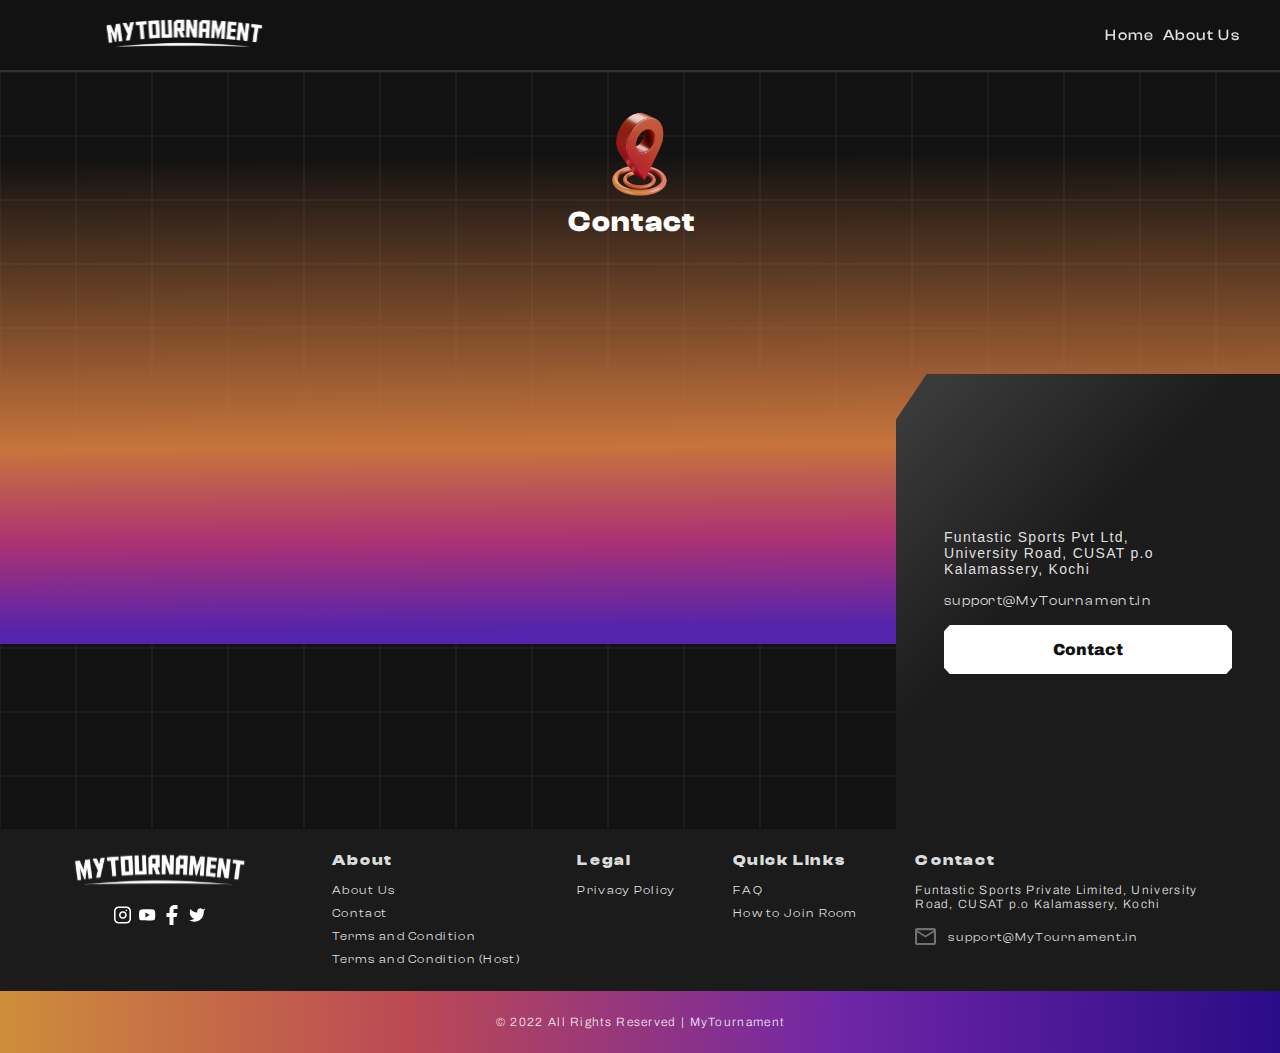
<file: contact.html>
<!DOCTYPE html><html><head><meta charSet="utf-8"/><meta name="viewport" content="width=device-width"/><title>Contact - My Tournament</title><meta name="description" content="My Tournament Home Page"/><link rel="icon" href="/favicon.ico"/><meta name="next-head-count" content="5"/><link rel="preload" href="/_next/static/css/6175134caecd14a9.css" as="style"/><link rel="stylesheet" href="/_next/static/css/6175134caecd14a9.css" data-n-g=""/><link rel="preload" href="/_next/static/css/e53eb2693abe1ea2.css" as="style"/><link rel="stylesheet" href="/_next/static/css/e53eb2693abe1ea2.css" data-n-p=""/><noscript data-n-css=""></noscript><script defer="" nomodule="" src="/_next/static/chunks/polyfills-c67a75d1b6f99dc8.js"></script><script src="/_next/static/chunks/webpack-ee7e63bc15b31913.js" defer=""></script><script src="/_next/static/chunks/framework-7751730b10fa0f74.js" defer=""></script><script src="/_next/static/chunks/main-591bb7ec51acdc0d.js" defer=""></script><script src="/_next/static/chunks/pages/_app-4c54ea77194f2fd3.js" defer=""></script><script src="/_next/static/chunks/pages/contact-a7e59f10836fb57a.js" defer=""></script><script src="/_next/static/gajeTtEhWe_yTb8H38EOO/_buildManifest.js" defer=""></script><script src="/_next/static/gajeTtEhWe_yTb8H38EOO/_ssgManifest.js" defer=""></script></head><body><div id="__next"><div class="layout"><nav class="navbar_navbar__Jbjn8 false"><div style="transform:translateY(-200%) translateZ(0)"><a href="/"><span style="box-sizing:border-box;display:inline-block;overflow:hidden;width:initial;height:initial;background:none;opacity:1;border:0;margin:0;padding:0;position:relative;max-width:100%"><span style="box-sizing:border-box;display:block;width:initial;height:initial;background:none;opacity:1;border:0;margin:0;padding:0;max-width:100%"><img style="display:block;max-width:100%;width:initial;height:initial;background:none;opacity:1;border:0;margin:0;padding:0" alt="" aria-hidden="true" src="data:image/svg+xml,%3csvg%20xmlns=%27http://www.w3.org/2000/svg%27%20version=%271.1%27%20width=%27289%27%20height=%2735%27/%3e"/></span><img alt="logo" src="[data-uri]" decoding="async" data-nimg="intrinsic" style="position:absolute;top:0;left:0;bottom:0;right:0;box-sizing:border-box;padding:0;border:none;margin:auto;display:block;width:0;height:0;min-width:100%;max-width:100%;min-height:100%;max-height:100%;object-fit:contain"/><noscript><img alt="logo" src="/_next/static/media/mytournament_text_white.52748f61.svg" decoding="async" data-nimg="intrinsic" style="position:absolute;top:0;left:0;bottom:0;right:0;box-sizing:border-box;padding:0;border:none;margin:auto;display:block;width:0;height:0;min-width:100%;max-width:100%;min-height:100%;max-height:100%;object-fit:contain" loading="lazy"/></noscript></span></a></div><div class="navbar_navbarLinksDesk__uCbfv" style="transform:translateY(-200%) translateZ(0)"><a href="/">Home</a><a href="/about">About Us</a></div><button class="navbar_navbarMenuButton__ZgD_Z false"><svg width="20" height="20" viewBox="0 0 20 20" fill="none" xmlns="http://www.w3.org/2000/svg"><circle cx="10" cy="10" r="9" stroke="white" stroke-width="2"></circle></svg></button></nav><main class="main__page"><div class="contact_contactContainer__qkO3o"><div class="contact_contactDetailsHeading__EmrR7"><span style="box-sizing:border-box;display:inline-block;overflow:hidden;width:initial;height:initial;background:none;opacity:1;border:0;margin:0;padding:0;position:relative;max-width:100%"><span style="box-sizing:border-box;display:block;width:initial;height:initial;background:none;opacity:1;border:0;margin:0;padding:0;max-width:100%"><img style="display:block;max-width:100%;width:initial;height:initial;background:none;opacity:1;border:0;margin:0;padding:0" alt="" aria-hidden="true" src="data:image/svg+xml,%3csvg%20xmlns=%27http://www.w3.org/2000/svg%27%20version=%271.1%27%20width=%27100%27%20height=%27100%27/%3e"/></span><img alt="icon" src="[data-uri]" decoding="async" data-nimg="intrinsic" class="contact_contactHeadingContent__lN8On" style="position:absolute;top:0;left:0;bottom:0;right:0;box-sizing:border-box;padding:0;border:none;margin:auto;display:block;width:0;height:0;min-width:100%;max-width:100%;min-height:100%;max-height:100%;object-fit:contain"/><noscript><img alt="icon" src="/_next/static/media/location.b926e851.png" decoding="async" data-nimg="intrinsic" style="position:absolute;top:0;left:0;bottom:0;right:0;box-sizing:border-box;padding:0;border:none;margin:auto;display:block;width:0;height:0;min-width:100%;max-width:100%;min-height:100%;max-height:100%;object-fit:contain" class="contact_contactHeadingContent__lN8On" loading="lazy"/></noscript></span><h2 class="contact_contactHeadingContent__lN8On">Contact</h2><div class="contact_contactGradient__G_mfY"></div></div><div class="contact_detailsContainer__fAUKy"><div class="contact_mapContainer__ErjvT"><iframe src="https://www.google.com/maps/embed?pb=!1m14!1m8!1m3!1d15714.530470144746!2d76.3193215!3d10.0471439!3m2!1i1024!2i768!4f13.1!3m3!1m2!1s0x3b080c3674d12fdb%3A0x4f3afd4b535312a6!2sQuadZeta%20Technologies!5e0!3m2!1sen!2sin!4v1666941094137!5m2!1sen!2sin" style="border:0" allowfullscreen="" referrerpolicy="no-referrer-when-downgrade"></iframe></div><div class="contact_contactDetailsContainer__tE_Tv"><p>Funtastic Sports Pvt Ltd,<br/> University Road, CUSAT p.o<br/> Kalamassery, Kochi</p><a href="mailto:support@MyTournament.in">support@MyTournament.in</a><button class="contact_ContactButton__FIDI9">Contact</button></div></div></div></main><footer class="footer_footer__LV2HF"><div class="footer_mainFooterContainer__BLZEz"><div class="footer_logoAndSocial__Lr2fS"><a href="/"><span style="box-sizing:border-box;display:inline-block;overflow:hidden;width:initial;height:initial;background:none;opacity:1;border:0;margin:0;padding:0;position:relative;max-width:100%"><span style="box-sizing:border-box;display:block;width:initial;height:initial;background:none;opacity:1;border:0;margin:0;padding:0;max-width:100%"><img style="display:block;max-width:100%;width:initial;height:initial;background:none;opacity:1;border:0;margin:0;padding:0" alt="" aria-hidden="true" src="data:image/svg+xml,%3csvg%20xmlns=%27http://www.w3.org/2000/svg%27%20version=%271.1%27%20width=%27230%27%20height=%2748%27/%3e"/></span><img alt="Logo" src="[data-uri]" decoding="async" data-nimg="intrinsic" style="position:absolute;top:0;left:0;bottom:0;right:0;box-sizing:border-box;padding:0;border:none;margin:auto;display:block;width:0;height:0;min-width:100%;max-width:100%;min-height:100%;max-height:100%"/><noscript><img alt="Logo" src="/_next/static/media/mytournament_text_white.52748f61.svg" decoding="async" data-nimg="intrinsic" style="position:absolute;top:0;left:0;bottom:0;right:0;box-sizing:border-box;padding:0;border:none;margin:auto;display:block;width:0;height:0;min-width:100%;max-width:100%;min-height:100%;max-height:100%" loading="lazy"/></noscript></span></a><div class="footer_SocialContainer__8sJau"><a href="https://www.instagram.com/mytournament.india" target="_blank" rel="noreferrer"><span style="box-sizing:border-box;display:inline-block;overflow:hidden;width:initial;height:initial;background:none;opacity:1;border:0;margin:0;padding:0;position:relative;max-width:100%"><span style="box-sizing:border-box;display:block;width:initial;height:initial;background:none;opacity:1;border:0;margin:0;padding:0;max-width:100%"><img style="display:block;max-width:100%;width:initial;height:initial;background:none;opacity:1;border:0;margin:0;padding:0" alt="" aria-hidden="true" src="data:image/svg+xml,%3csvg%20xmlns=%27http://www.w3.org/2000/svg%27%20version=%271.1%27%20width=%2717%27%20height=%2720%27/%3e"/></span><img alt="instagram" src="[data-uri]" decoding="async" data-nimg="intrinsic" style="position:absolute;top:0;left:0;bottom:0;right:0;box-sizing:border-box;padding:0;border:none;margin:auto;display:block;width:0;height:0;min-width:100%;max-width:100%;min-height:100%;max-height:100%"/><noscript><img alt="instagram" src="/_next/static/media/instagram.9e180007.svg" decoding="async" data-nimg="intrinsic" style="position:absolute;top:0;left:0;bottom:0;right:0;box-sizing:border-box;padding:0;border:none;margin:auto;display:block;width:0;height:0;min-width:100%;max-width:100%;min-height:100%;max-height:100%" loading="lazy"/></noscript></span></a><a href="https://www.youtube.com/channel/UCP4ysWDjZ7XMTgdYybOITHQ" target="_blank" rel="noreferrer"><span style="box-sizing:border-box;display:inline-block;overflow:hidden;width:initial;height:initial;background:none;opacity:1;border:0;margin:0;padding:0;position:relative;max-width:100%"><span style="box-sizing:border-box;display:block;width:initial;height:initial;background:none;opacity:1;border:0;margin:0;padding:0;max-width:100%"><img style="display:block;max-width:100%;width:initial;height:initial;background:none;opacity:1;border:0;margin:0;padding:0" alt="" aria-hidden="true" src="data:image/svg+xml,%3csvg%20xmlns=%27http://www.w3.org/2000/svg%27%20version=%271.1%27%20width=%2717%27%20height=%2720%27/%3e"/></span><img alt="youtube" src="[data-uri]" decoding="async" data-nimg="intrinsic" style="position:absolute;top:0;left:0;bottom:0;right:0;box-sizing:border-box;padding:0;border:none;margin:auto;display:block;width:0;height:0;min-width:100%;max-width:100%;min-height:100%;max-height:100%"/><noscript><img alt="youtube" src="/_next/static/media/youtube.c22b9e2b.svg" decoding="async" data-nimg="intrinsic" style="position:absolute;top:0;left:0;bottom:0;right:0;box-sizing:border-box;padding:0;border:none;margin:auto;display:block;width:0;height:0;min-width:100%;max-width:100%;min-height:100%;max-height:100%" loading="lazy"/></noscript></span></a><a><span style="box-sizing:border-box;display:inline-block;overflow:hidden;width:initial;height:initial;background:none;opacity:1;border:0;margin:0;padding:0;position:relative;max-width:100%"><span style="box-sizing:border-box;display:block;width:initial;height:initial;background:none;opacity:1;border:0;margin:0;padding:0;max-width:100%"><img style="display:block;max-width:100%;width:initial;height:initial;background:none;opacity:1;border:0;margin:0;padding:0" alt="" aria-hidden="true" src="data:image/svg+xml,%3csvg%20xmlns=%27http://www.w3.org/2000/svg%27%20version=%271.1%27%20width=%2717%27%20height=%2720%27/%3e"/></span><img alt="facebook" src="[data-uri]" decoding="async" data-nimg="intrinsic" style="position:absolute;top:0;left:0;bottom:0;right:0;box-sizing:border-box;padding:0;border:none;margin:auto;display:block;width:0;height:0;min-width:100%;max-width:100%;min-height:100%;max-height:100%"/><noscript><img alt="facebook" src="/_next/static/media/facebook.55e86e45.svg" decoding="async" data-nimg="intrinsic" style="position:absolute;top:0;left:0;bottom:0;right:0;box-sizing:border-box;padding:0;border:none;margin:auto;display:block;width:0;height:0;min-width:100%;max-width:100%;min-height:100%;max-height:100%" loading="lazy"/></noscript></span></a><a><span style="box-sizing:border-box;display:inline-block;overflow:hidden;width:initial;height:initial;background:none;opacity:1;border:0;margin:0;padding:0;position:relative;max-width:100%"><span style="box-sizing:border-box;display:block;width:initial;height:initial;background:none;opacity:1;border:0;margin:0;padding:0;max-width:100%"><img style="display:block;max-width:100%;width:initial;height:initial;background:none;opacity:1;border:0;margin:0;padding:0" alt="" aria-hidden="true" src="data:image/svg+xml,%3csvg%20xmlns=%27http://www.w3.org/2000/svg%27%20version=%271.1%27%20width=%2717%27%20height=%2720%27/%3e"/></span><img alt="twitter" src="[data-uri]" decoding="async" data-nimg="intrinsic" style="position:absolute;top:0;left:0;bottom:0;right:0;box-sizing:border-box;padding:0;border:none;margin:auto;display:block;width:0;height:0;min-width:100%;max-width:100%;min-height:100%;max-height:100%"/><noscript><img alt="twitter" src="/_next/static/media/twitter.05191f61.svg" decoding="async" data-nimg="intrinsic" style="position:absolute;top:0;left:0;bottom:0;right:0;box-sizing:border-box;padding:0;border:none;margin:auto;display:block;width:0;height:0;min-width:100%;max-width:100%;min-height:100%;max-height:100%" loading="lazy"/></noscript></span></a></div></div><div class="footer_linksContainer__kry8l"><h4 class="footer_linkHeading__32gLI">About</h4><a href="/about">About Us</a><a href="/contact">Contact</a><a href="/terms">Terms and Condition</a><a href="/hosting/terms">Terms and Condition (Host)</a></div><div class="footer_linksContainer__kry8l"><h4 class="footer_linkHeading__32gLI">Legal</h4><a href="/pp">Privacy Policy</a></div><div class="footer_linksContainer__kry8l"><h4 class="footer_linkHeading__32gLI">Quick Links</h4><a href="/faq">FAQ</a><a href="/faq#how-to-join">How to Join Room</a></div><div class="footer_linksContainer__kry8l"><h4 class="footer_linkHeading__32gLI">Contact</h4><p class="footer_footerAddress__c12_K">Funtastic Sports Private Limited, University Road, CUSAT p.o Kalamassery, Kochi</p><div class="footer_addressMails__IwlG4"><span style="box-sizing:border-box;display:inline-block;overflow:hidden;width:initial;height:initial;background:none;opacity:1;border:0;margin:0;padding:0;position:relative;max-width:100%"><span style="box-sizing:border-box;display:block;width:initial;height:initial;background:none;opacity:1;border:0;margin:0;padding:0;max-width:100%"><img style="display:block;max-width:100%;width:initial;height:initial;background:none;opacity:1;border:0;margin:0;padding:0" alt="" aria-hidden="true" src="data:image/svg+xml,%3csvg%20xmlns=%27http://www.w3.org/2000/svg%27%20version=%271.1%27%20width=%2721%27%20height=%2718%27/%3e"/></span><img alt="mail logo" src="[data-uri]" decoding="async" data-nimg="intrinsic" style="position:absolute;top:0;left:0;bottom:0;right:0;box-sizing:border-box;padding:0;border:none;margin:auto;display:block;width:0;height:0;min-width:100%;max-width:100%;min-height:100%;max-height:100%"/><noscript><img alt="mail logo" src="/_next/static/media/mail.c754fe1f.svg" decoding="async" data-nimg="intrinsic" style="position:absolute;top:0;left:0;bottom:0;right:0;box-sizing:border-box;padding:0;border:none;margin:auto;display:block;width:0;height:0;min-width:100%;max-width:100%;min-height:100%;max-height:100%" loading="lazy"/></noscript></span><div><a href="mailto:support@MyTournament.in">support@MyTournament.in</a></div></div></div></div><div class="footer_bottomFooter__Zfvxt"><p>© 2022 All Rights Reserved | MyTournament</p></div></footer></div></div><script id="__NEXT_DATA__" type="application/json">{"props":{"pageProps":{}},"page":"/contact","query":{},"buildId":"gajeTtEhWe_yTb8H38EOO","nextExport":true,"autoExport":true,"isFallback":false,"scriptLoader":[]}</script></body></html>
</file>
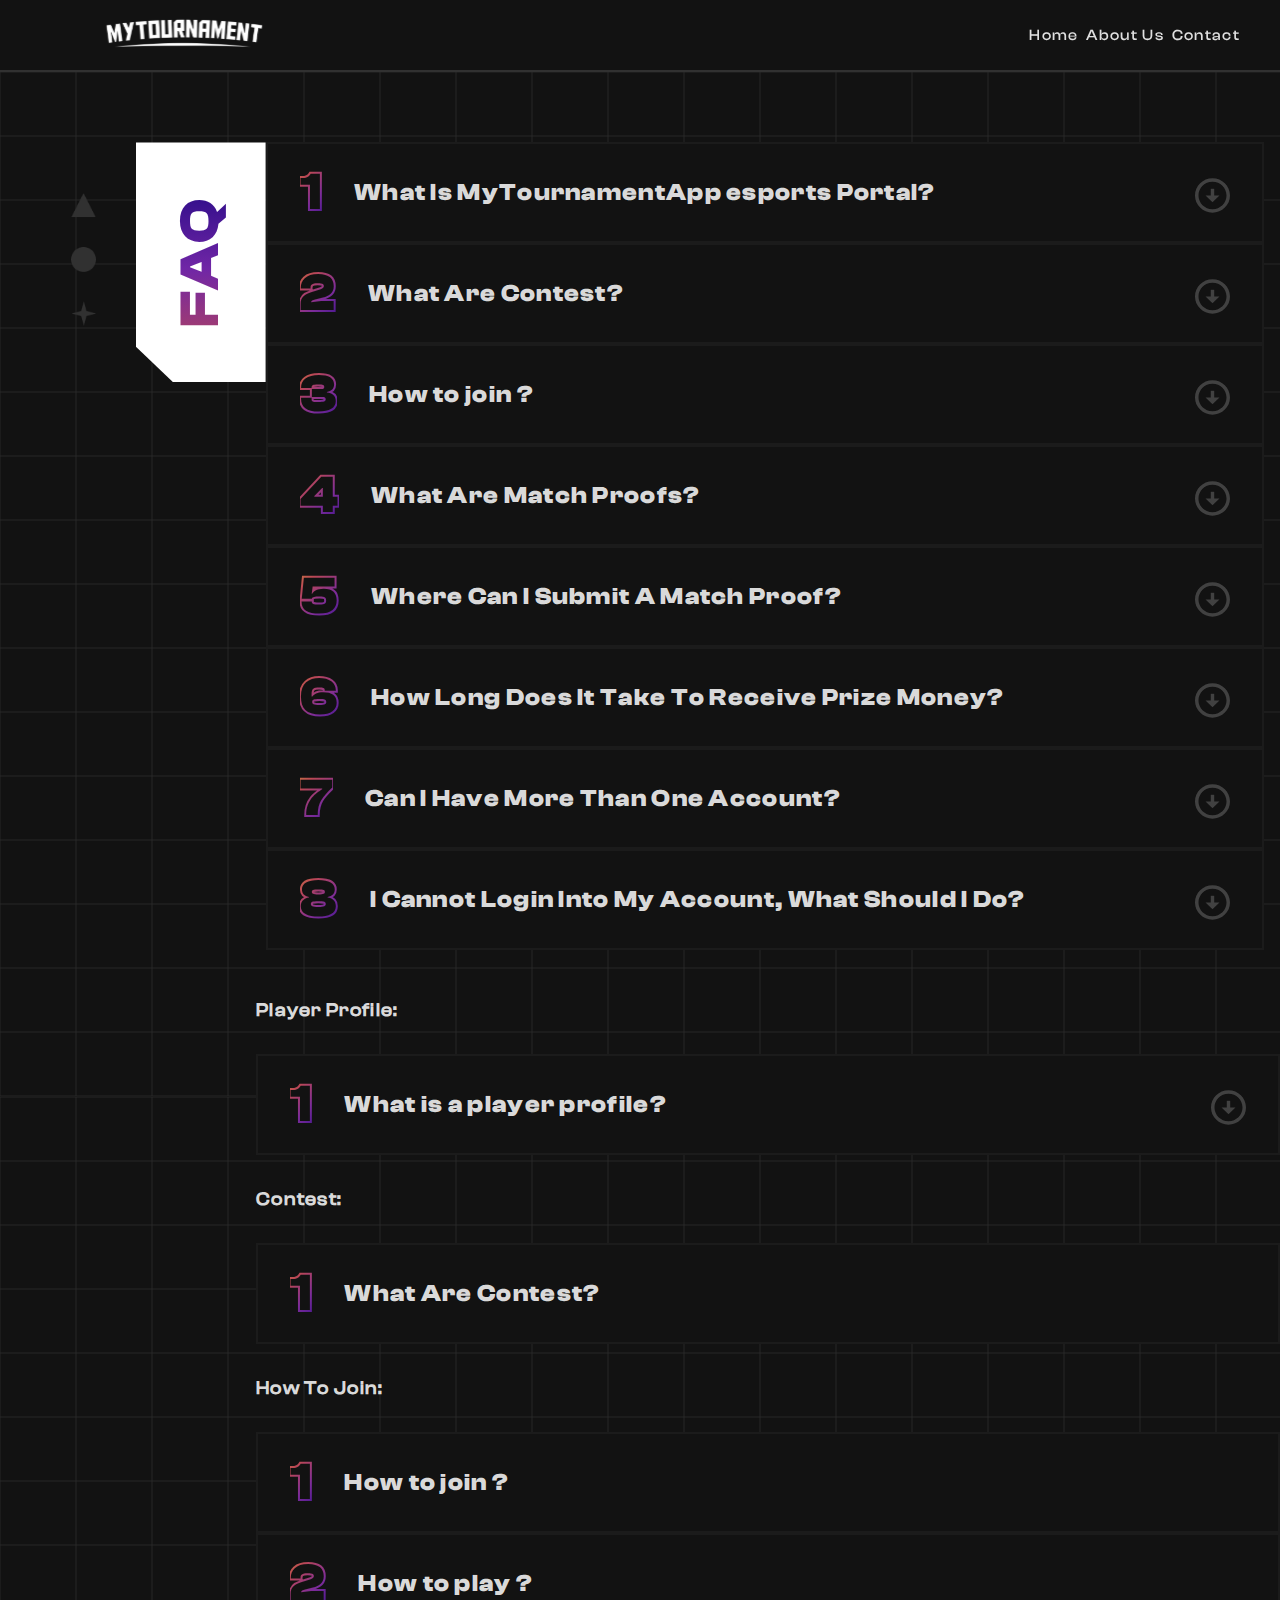
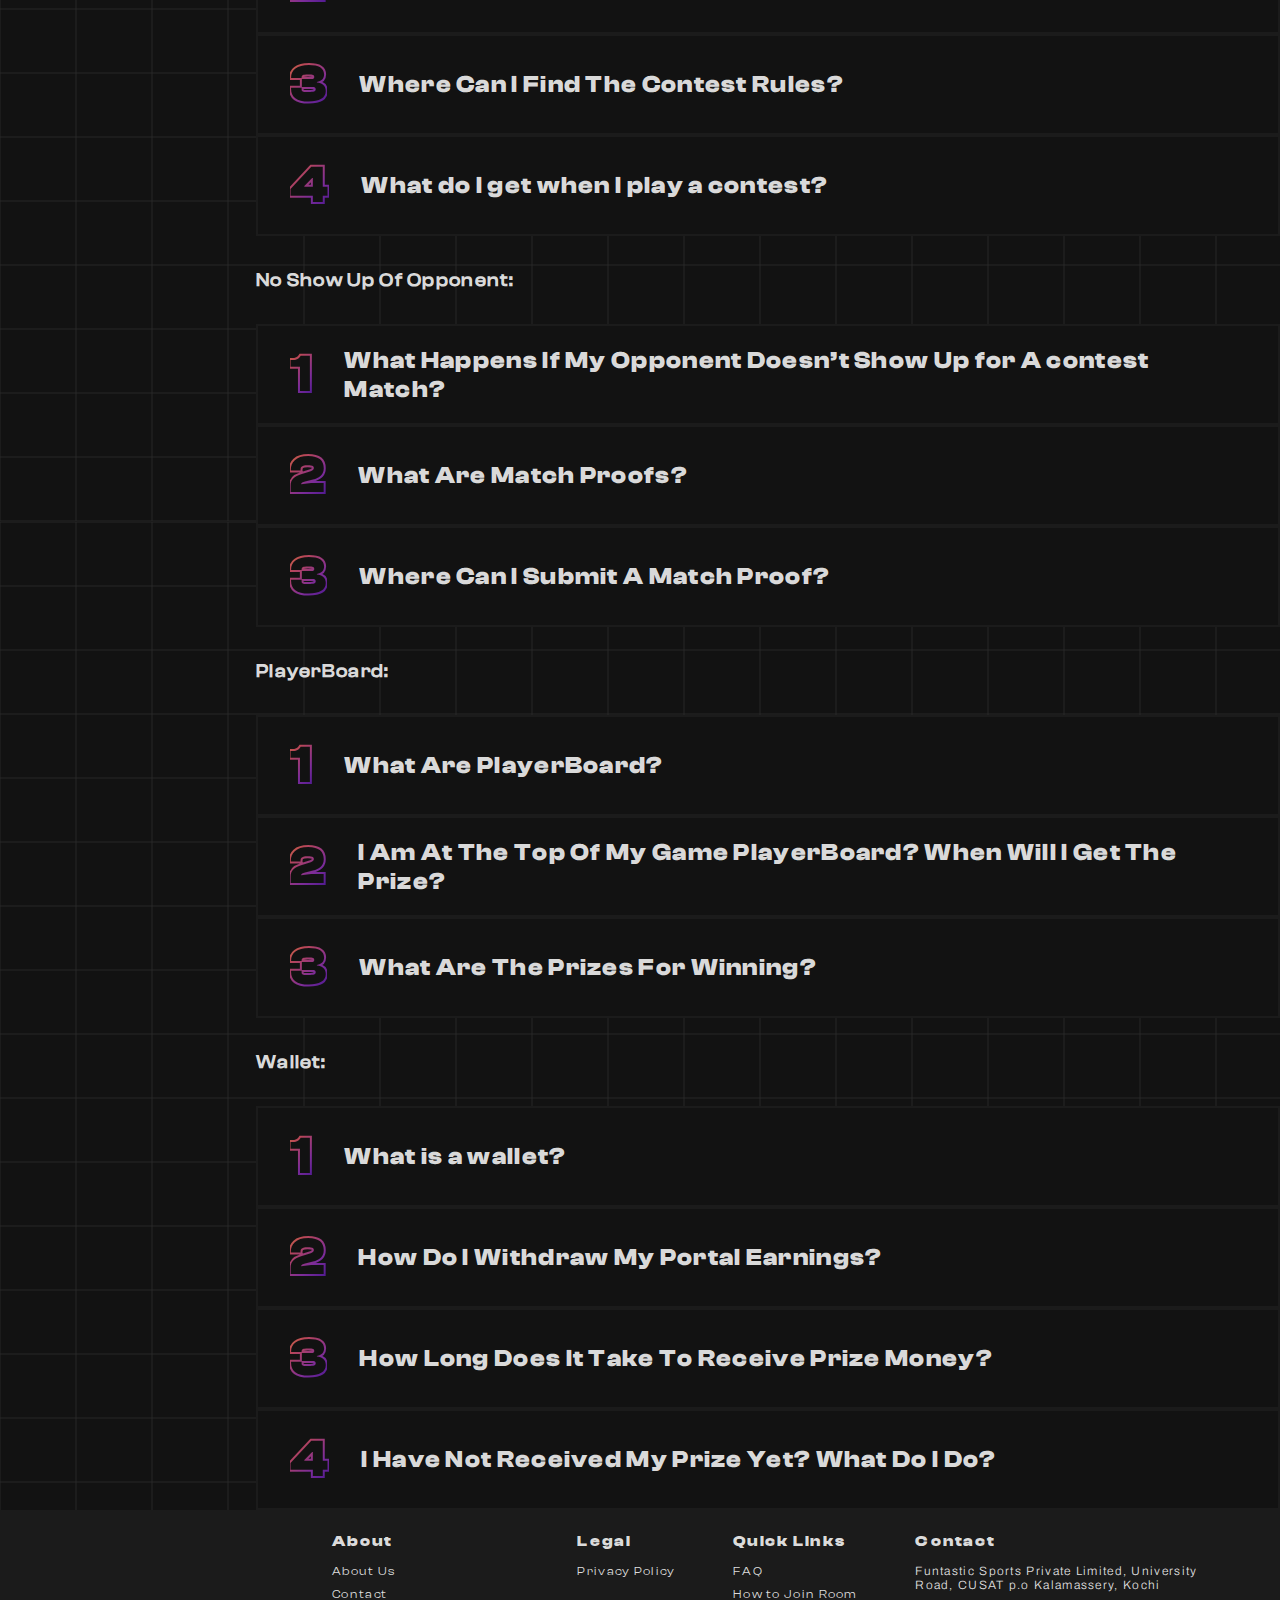
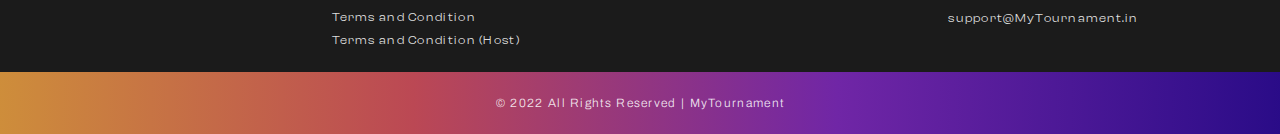
<file: faq.html>
<!DOCTYPE html><html><head><meta charSet="utf-8"/><meta name="viewport" content="width=device-width"/><title>FAQ - My Tournament</title><meta name="description" content="My Tournament Home Page"/><link rel="icon" href="/favicon.ico"/><meta name="next-head-count" content="5"/><link rel="preload" href="/_next/static/css/6175134caecd14a9.css" as="style"/><link rel="stylesheet" href="/_next/static/css/6175134caecd14a9.css" data-n-g=""/><link rel="preload" href="/_next/static/css/4d6437c936062b27.css" as="style"/><link rel="stylesheet" href="/_next/static/css/4d6437c936062b27.css" data-n-p=""/><noscript data-n-css=""></noscript><script defer="" nomodule="" src="/_next/static/chunks/polyfills-c67a75d1b6f99dc8.js"></script><script src="/_next/static/chunks/webpack-ee7e63bc15b31913.js" defer=""></script><script src="/_next/static/chunks/framework-7751730b10fa0f74.js" defer=""></script><script src="/_next/static/chunks/main-591bb7ec51acdc0d.js" defer=""></script><script src="/_next/static/chunks/pages/_app-4c54ea77194f2fd3.js" defer=""></script><script src="/_next/static/chunks/pages/faq-e3e1f5294acffbd1.js" defer=""></script><script src="/_next/static/gajeTtEhWe_yTb8H38EOO/_buildManifest.js" defer=""></script><script src="/_next/static/gajeTtEhWe_yTb8H38EOO/_ssgManifest.js" defer=""></script></head><body><div id="__next"><div class="layout"><nav class="navbar_navbar__Jbjn8 false"><div style="transform:translateY(-200%) translateZ(0)"><a href="/"><span style="box-sizing:border-box;display:inline-block;overflow:hidden;width:initial;height:initial;background:none;opacity:1;border:0;margin:0;padding:0;position:relative;max-width:100%"><span style="box-sizing:border-box;display:block;width:initial;height:initial;background:none;opacity:1;border:0;margin:0;padding:0;max-width:100%"><img style="display:block;max-width:100%;width:initial;height:initial;background:none;opacity:1;border:0;margin:0;padding:0" alt="" aria-hidden="true" src="data:image/svg+xml,%3csvg%20xmlns=%27http://www.w3.org/2000/svg%27%20version=%271.1%27%20width=%27289%27%20height=%2735%27/%3e"/></span><img alt="logo" src="[data-uri]" decoding="async" data-nimg="intrinsic" style="position:absolute;top:0;left:0;bottom:0;right:0;box-sizing:border-box;padding:0;border:none;margin:auto;display:block;width:0;height:0;min-width:100%;max-width:100%;min-height:100%;max-height:100%;object-fit:contain"/><noscript><img alt="logo" src="/_next/static/media/mytournament_text_white.52748f61.svg" decoding="async" data-nimg="intrinsic" style="position:absolute;top:0;left:0;bottom:0;right:0;box-sizing:border-box;padding:0;border:none;margin:auto;display:block;width:0;height:0;min-width:100%;max-width:100%;min-height:100%;max-height:100%;object-fit:contain" loading="lazy"/></noscript></span></a></div><div class="navbar_navbarLinksDesk__uCbfv" style="transform:translateY(-200%) translateZ(0)"><a href="/">Home</a><a href="/about">About Us</a><a href="/contact">Contact</a></div><button class="navbar_navbarMenuButton__ZgD_Z false"><svg width="20" height="20" viewBox="0 0 20 20" fill="none" xmlns="http://www.w3.org/2000/svg"><circle cx="10" cy="10" r="9" stroke="white" stroke-width="2"></circle></svg></button></nav><main class="main__page"><div><section class="faq_faq__Zie8D"><div class="faq_faqHeader__O7ql8"><div class="faq_headerContainer__7Zk8U"><div class="faq_faqShapeContainer__m5pGF"><span class="faq_shapes__A95P6"><span style="box-sizing:border-box;display:inline-block;overflow:hidden;width:initial;height:initial;background:none;opacity:1;border:0;margin:0;padding:0;position:relative;max-width:100%"><span style="box-sizing:border-box;display:block;width:initial;height:initial;background:none;opacity:1;border:0;margin:0;padding:0;max-width:100%"><img style="display:block;max-width:100%;width:initial;height:initial;background:none;opacity:1;border:0;margin:0;padding:0" alt="" aria-hidden="true" src="data:image/svg+xml,%3csvg%20xmlns=%27http://www.w3.org/2000/svg%27%20version=%271.1%27%20width=%2725%27%20height=%2725%27/%3e"/></span><img alt="triangle" src="[data-uri]" decoding="async" data-nimg="intrinsic" style="position:absolute;top:0;left:0;bottom:0;right:0;box-sizing:border-box;padding:0;border:none;margin:auto;display:block;width:0;height:0;min-width:100%;max-width:100%;min-height:100%;max-height:100%"/><noscript><img alt="triangle" src="/_next/static/media/traigleSmallGrey.e70fbe64.png" decoding="async" data-nimg="intrinsic" style="position:absolute;top:0;left:0;bottom:0;right:0;box-sizing:border-box;padding:0;border:none;margin:auto;display:block;width:0;height:0;min-width:100%;max-width:100%;min-height:100%;max-height:100%" loading="lazy"/></noscript></span></span><span class="faq_shapes__A95P6"><span style="box-sizing:border-box;display:inline-block;overflow:hidden;width:initial;height:initial;background:none;opacity:1;border:0;margin:0;padding:0;position:relative;max-width:100%"><span style="box-sizing:border-box;display:block;width:initial;height:initial;background:none;opacity:1;border:0;margin:0;padding:0;max-width:100%"><img style="display:block;max-width:100%;width:initial;height:initial;background:none;opacity:1;border:0;margin:0;padding:0" alt="" aria-hidden="true" src="data:image/svg+xml,%3csvg%20xmlns=%27http://www.w3.org/2000/svg%27%20version=%271.1%27%20width=%2725%27%20height=%2725%27/%3e"/></span><img alt="circle" src="[data-uri]" decoding="async" data-nimg="intrinsic" class="faq_shapes__A95P6" style="position:absolute;top:0;left:0;bottom:0;right:0;box-sizing:border-box;padding:0;border:none;margin:auto;display:block;width:0;height:0;min-width:100%;max-width:100%;min-height:100%;max-height:100%"/><noscript><img alt="circle" src="/_next/static/media/circleSmallGrey.2830f77b.png" decoding="async" data-nimg="intrinsic" style="position:absolute;top:0;left:0;bottom:0;right:0;box-sizing:border-box;padding:0;border:none;margin:auto;display:block;width:0;height:0;min-width:100%;max-width:100%;min-height:100%;max-height:100%" class="faq_shapes__A95P6" loading="lazy"/></noscript></span></span><span class="faq_shapes__A95P6"><span style="box-sizing:border-box;display:inline-block;overflow:hidden;width:initial;height:initial;background:none;opacity:1;border:0;margin:0;padding:0;position:relative;max-width:100%"><span style="box-sizing:border-box;display:block;width:initial;height:initial;background:none;opacity:1;border:0;margin:0;padding:0;max-width:100%"><img style="display:block;max-width:100%;width:initial;height:initial;background:none;opacity:1;border:0;margin:0;padding:0" alt="" aria-hidden="true" src="data:image/svg+xml,%3csvg%20xmlns=%27http://www.w3.org/2000/svg%27%20version=%271.1%27%20width=%2725%27%20height=%2725%27/%3e"/></span><img alt="star" src="[data-uri]" decoding="async" data-nimg="intrinsic" class="faq_shapes__A95P6" style="position:absolute;top:0;left:0;bottom:0;right:0;box-sizing:border-box;padding:0;border:none;margin:auto;display:block;width:0;height:0;min-width:100%;max-width:100%;min-height:100%;max-height:100%"/><noscript><img alt="star" src="/_next/static/media/starSmallGrey.9f5fae0c.png" decoding="async" data-nimg="intrinsic" style="position:absolute;top:0;left:0;bottom:0;right:0;box-sizing:border-box;padding:0;border:none;margin:auto;display:block;width:0;height:0;min-width:100%;max-width:100%;min-height:100%;max-height:100%" class="faq_shapes__A95P6" loading="lazy"/></noscript></span></span></div><div class="faq_faqHeading__jR0Cg"><h1>FAQ</h1></div></div></div><div class="faq_faqContainer__vFoe7"><div><div class="accordion_accordionElement__cyOea accordion_accordionElementCondense__YiXC4"><header class="accordion_accordionHeading__3_mgN"><div class="accordion_accordionTitle__U4KaD"><h3>1</h3><h2>What Is MyTournamentApp esports Portal?</h2></div><div class="accordion_arrow__Gyos_ accordion_arrowUp__UVNUu"><span style="box-sizing:border-box;display:inline-block;overflow:hidden;width:initial;height:initial;background:none;opacity:1;border:0;margin:0;padding:0;position:relative;max-width:100%"><span style="box-sizing:border-box;display:block;width:initial;height:initial;background:none;opacity:1;border:0;margin:0;padding:0;max-width:100%"><img style="display:block;max-width:100%;width:initial;height:initial;background:none;opacity:1;border:0;margin:0;padding:0" alt="" aria-hidden="true" src="data:image/svg+xml,%3csvg%20xmlns=%27http://www.w3.org/2000/svg%27%20version=%271.1%27%20width=%2735%27%20height=%2735%27/%3e"/></span><img alt="arrow" src="[data-uri]" decoding="async" data-nimg="intrinsic" style="position:absolute;top:0;left:0;bottom:0;right:0;box-sizing:border-box;padding:0;border:none;margin:auto;display:block;width:0;height:0;min-width:100%;max-width:100%;min-height:100%;max-height:100%;object-fit:contain"/><noscript><img alt="arrow" src="/_next/static/media/rounded_arrow_up.4c61fad8.svg" decoding="async" data-nimg="intrinsic" style="position:absolute;top:0;left:0;bottom:0;right:0;box-sizing:border-box;padding:0;border:none;margin:auto;display:block;width:0;height:0;min-width:100%;max-width:100%;min-height:100%;max-height:100%;object-fit:contain" loading="lazy"/></noscript></span></div></header><div class="accordion_desc__vS3mL accordion_descCondense__8hehc"><p>MyTournamentApp eSports Portal gives players a unique online gaming experience where they can compete from the comfort of their home in contests for Cash Prizes.</p></div></div><div class="accordion_accordionElement__cyOea accordion_accordionElementCondense__YiXC4"><header class="accordion_accordionHeading__3_mgN"><div class="accordion_accordionTitle__U4KaD"><h3>2</h3><h2>What Are Contest?</h2></div><div class="accordion_arrow__Gyos_ accordion_arrowUp__UVNUu"><span style="box-sizing:border-box;display:inline-block;overflow:hidden;width:initial;height:initial;background:none;opacity:1;border:0;margin:0;padding:0;position:relative;max-width:100%"><span style="box-sizing:border-box;display:block;width:initial;height:initial;background:none;opacity:1;border:0;margin:0;padding:0;max-width:100%"><img style="display:block;max-width:100%;width:initial;height:initial;background:none;opacity:1;border:0;margin:0;padding:0" alt="" aria-hidden="true" src="data:image/svg+xml,%3csvg%20xmlns=%27http://www.w3.org/2000/svg%27%20version=%271.1%27%20width=%2735%27%20height=%2735%27/%3e"/></span><img alt="arrow" src="[data-uri]" decoding="async" data-nimg="intrinsic" style="position:absolute;top:0;left:0;bottom:0;right:0;box-sizing:border-box;padding:0;border:none;margin:auto;display:block;width:0;height:0;min-width:100%;max-width:100%;min-height:100%;max-height:100%;object-fit:contain"/><noscript><img alt="arrow" src="/_next/static/media/rounded_arrow_up.4c61fad8.svg" decoding="async" data-nimg="intrinsic" style="position:absolute;top:0;left:0;bottom:0;right:0;box-sizing:border-box;padding:0;border:none;margin:auto;display:block;width:0;height:0;min-width:100%;max-width:100%;min-height:100%;max-height:100%;object-fit:contain" loading="lazy"/></noscript></span></div></header><div class="accordion_desc__vS3mL accordion_descCondense__8hehc"><p>Contest are gaming competitions structured in variety of formats across MyTournamentApp, giving players a chance to compete with others for win the prize. We at MyTournamentApp aim to provide you the best gaming experience though our online contest. Our online contest take place time to time which can scheduled on upcoming contest tab.</p></div></div><div class="accordion_accordionElement__cyOea accordion_accordionElementCondense__YiXC4"><header class="accordion_accordionHeading__3_mgN"><div class="accordion_accordionTitle__U4KaD"><h3>3</h3><h2>How to join ?</h2></div><div class="accordion_arrow__Gyos_ accordion_arrowUp__UVNUu"><span style="box-sizing:border-box;display:inline-block;overflow:hidden;width:initial;height:initial;background:none;opacity:1;border:0;margin:0;padding:0;position:relative;max-width:100%"><span style="box-sizing:border-box;display:block;width:initial;height:initial;background:none;opacity:1;border:0;margin:0;padding:0;max-width:100%"><img style="display:block;max-width:100%;width:initial;height:initial;background:none;opacity:1;border:0;margin:0;padding:0" alt="" aria-hidden="true" src="data:image/svg+xml,%3csvg%20xmlns=%27http://www.w3.org/2000/svg%27%20version=%271.1%27%20width=%2735%27%20height=%2735%27/%3e"/></span><img alt="arrow" src="[data-uri]" decoding="async" data-nimg="intrinsic" style="position:absolute;top:0;left:0;bottom:0;right:0;box-sizing:border-box;padding:0;border:none;margin:auto;display:block;width:0;height:0;min-width:100%;max-width:100%;min-height:100%;max-height:100%;object-fit:contain"/><noscript><img alt="arrow" src="/_next/static/media/rounded_arrow_up.4c61fad8.svg" decoding="async" data-nimg="intrinsic" style="position:absolute;top:0;left:0;bottom:0;right:0;box-sizing:border-box;padding:0;border:none;margin:auto;display:block;width:0;height:0;min-width:100%;max-width:100%;min-height:100%;max-height:100%;object-fit:contain" loading="lazy"/></noscript></span></div></header><div class="accordion_desc__vS3mL accordion_descCondense__8hehc"><p>Once you are signed in you can start playing any contest. Go on the contest tab and click on any contest you wish to join. Once you have chosen the contest you want to join then register for that contest. Once registered you would get an email when the contest is made live.</p></div></div><div class="accordion_accordionElement__cyOea accordion_accordionElementCondense__YiXC4"><header class="accordion_accordionHeading__3_mgN"><div class="accordion_accordionTitle__U4KaD"><h3>4</h3><h2>What Are Match Proofs?</h2></div><div class="accordion_arrow__Gyos_ accordion_arrowUp__UVNUu"><span style="box-sizing:border-box;display:inline-block;overflow:hidden;width:initial;height:initial;background:none;opacity:1;border:0;margin:0;padding:0;position:relative;max-width:100%"><span style="box-sizing:border-box;display:block;width:initial;height:initial;background:none;opacity:1;border:0;margin:0;padding:0;max-width:100%"><img style="display:block;max-width:100%;width:initial;height:initial;background:none;opacity:1;border:0;margin:0;padding:0" alt="" aria-hidden="true" src="data:image/svg+xml,%3csvg%20xmlns=%27http://www.w3.org/2000/svg%27%20version=%271.1%27%20width=%2735%27%20height=%2735%27/%3e"/></span><img alt="arrow" src="[data-uri]" decoding="async" data-nimg="intrinsic" style="position:absolute;top:0;left:0;bottom:0;right:0;box-sizing:border-box;padding:0;border:none;margin:auto;display:block;width:0;height:0;min-width:100%;max-width:100%;min-height:100%;max-height:100%;object-fit:contain"/><noscript><img alt="arrow" src="/_next/static/media/rounded_arrow_up.4c61fad8.svg" decoding="async" data-nimg="intrinsic" style="position:absolute;top:0;left:0;bottom:0;right:0;box-sizing:border-box;padding:0;border:none;margin:auto;display:block;width:0;height:0;min-width:100%;max-width:100%;min-height:100%;max-height:100%;object-fit:contain" loading="lazy"/></noscript></span></div></header><div class="accordion_desc__vS3mL accordion_descCondense__8hehc"><p>Match proofs are evidences which are required to validate a result. They can be submitted in the form of pictures/videos.</p></div></div><div class="accordion_accordionElement__cyOea accordion_accordionElementCondense__YiXC4"><header class="accordion_accordionHeading__3_mgN"><div class="accordion_accordionTitle__U4KaD"><h3>5</h3><h2>Where Can I Submit A Match Proof?</h2></div><div class="accordion_arrow__Gyos_ accordion_arrowUp__UVNUu"><span style="box-sizing:border-box;display:inline-block;overflow:hidden;width:initial;height:initial;background:none;opacity:1;border:0;margin:0;padding:0;position:relative;max-width:100%"><span style="box-sizing:border-box;display:block;width:initial;height:initial;background:none;opacity:1;border:0;margin:0;padding:0;max-width:100%"><img style="display:block;max-width:100%;width:initial;height:initial;background:none;opacity:1;border:0;margin:0;padding:0" alt="" aria-hidden="true" src="data:image/svg+xml,%3csvg%20xmlns=%27http://www.w3.org/2000/svg%27%20version=%271.1%27%20width=%2735%27%20height=%2735%27/%3e"/></span><img alt="arrow" src="[data-uri]" decoding="async" data-nimg="intrinsic" style="position:absolute;top:0;left:0;bottom:0;right:0;box-sizing:border-box;padding:0;border:none;margin:auto;display:block;width:0;height:0;min-width:100%;max-width:100%;min-height:100%;max-height:100%;object-fit:contain"/><noscript><img alt="arrow" src="/_next/static/media/rounded_arrow_up.4c61fad8.svg" decoding="async" data-nimg="intrinsic" style="position:absolute;top:0;left:0;bottom:0;right:0;box-sizing:border-box;padding:0;border:none;margin:auto;display:block;width:0;height:0;min-width:100%;max-width:100%;min-height:100%;max-height:100%;object-fit:contain" loading="lazy"/></noscript></span></div></header><div class="accordion_desc__vS3mL accordion_descCondense__8hehc"><p>Match Proofs are to be submitted to the admin with the match id on the respective chat portals available for each contest. Admin take all the decisions and their decision is final As it stands.</p></div></div><div class="accordion_accordionElement__cyOea accordion_accordionElementCondense__YiXC4"><header class="accordion_accordionHeading__3_mgN"><div class="accordion_accordionTitle__U4KaD"><h3>6</h3><h2>How Long Does It Take To Receive Prize Money?</h2></div><div class="accordion_arrow__Gyos_ accordion_arrowUp__UVNUu"><span style="box-sizing:border-box;display:inline-block;overflow:hidden;width:initial;height:initial;background:none;opacity:1;border:0;margin:0;padding:0;position:relative;max-width:100%"><span style="box-sizing:border-box;display:block;width:initial;height:initial;background:none;opacity:1;border:0;margin:0;padding:0;max-width:100%"><img style="display:block;max-width:100%;width:initial;height:initial;background:none;opacity:1;border:0;margin:0;padding:0" alt="" aria-hidden="true" src="data:image/svg+xml,%3csvg%20xmlns=%27http://www.w3.org/2000/svg%27%20version=%271.1%27%20width=%2735%27%20height=%2735%27/%3e"/></span><img alt="arrow" src="[data-uri]" decoding="async" data-nimg="intrinsic" style="position:absolute;top:0;left:0;bottom:0;right:0;box-sizing:border-box;padding:0;border:none;margin:auto;display:block;width:0;height:0;min-width:100%;max-width:100%;min-height:100%;max-height:100%;object-fit:contain"/><noscript><img alt="arrow" src="/_next/static/media/rounded_arrow_up.4c61fad8.svg" decoding="async" data-nimg="intrinsic" style="position:absolute;top:0;left:0;bottom:0;right:0;box-sizing:border-box;padding:0;border:none;margin:auto;display:block;width:0;height:0;min-width:100%;max-width:100%;min-height:100%;max-height:100%;object-fit:contain" loading="lazy"/></noscript></span></div></header><div class="accordion_desc__vS3mL accordion_descCondense__8hehc"><p>Money will be transferred to wallet As soon As the contest ends.</p></div></div><div class="accordion_accordionElement__cyOea accordion_accordionElementCondense__YiXC4"><header class="accordion_accordionHeading__3_mgN"><div class="accordion_accordionTitle__U4KaD"><h3>7</h3><h2>Can I Have More Than One Account?</h2></div><div class="accordion_arrow__Gyos_ accordion_arrowUp__UVNUu"><span style="box-sizing:border-box;display:inline-block;overflow:hidden;width:initial;height:initial;background:none;opacity:1;border:0;margin:0;padding:0;position:relative;max-width:100%"><span style="box-sizing:border-box;display:block;width:initial;height:initial;background:none;opacity:1;border:0;margin:0;padding:0;max-width:100%"><img style="display:block;max-width:100%;width:initial;height:initial;background:none;opacity:1;border:0;margin:0;padding:0" alt="" aria-hidden="true" src="data:image/svg+xml,%3csvg%20xmlns=%27http://www.w3.org/2000/svg%27%20version=%271.1%27%20width=%2735%27%20height=%2735%27/%3e"/></span><img alt="arrow" src="[data-uri]" decoding="async" data-nimg="intrinsic" style="position:absolute;top:0;left:0;bottom:0;right:0;box-sizing:border-box;padding:0;border:none;margin:auto;display:block;width:0;height:0;min-width:100%;max-width:100%;min-height:100%;max-height:100%;object-fit:contain"/><noscript><img alt="arrow" src="/_next/static/media/rounded_arrow_up.4c61fad8.svg" decoding="async" data-nimg="intrinsic" style="position:absolute;top:0;left:0;bottom:0;right:0;box-sizing:border-box;padding:0;border:none;margin:auto;display:block;width:0;height:0;min-width:100%;max-width:100%;min-height:100%;max-height:100%;object-fit:contain" loading="lazy"/></noscript></span></div></header><div class="accordion_desc__vS3mL accordion_descCondense__8hehc"><p>No,a single person cannot have more than one account. We have established strict rules to identify such accounts and such accounts will be banned permanently from the portal. We have ensured that a single person with his/her single account can play multiple games innumerable times.</p></div></div><div class="accordion_accordionElement__cyOea accordion_accordionElementCondense__YiXC4"><header class="accordion_accordionHeading__3_mgN"><div class="accordion_accordionTitle__U4KaD"><h3>8</h3><h2>I Cannot Login Into My Account, What Should I Do?</h2></div><div class="accordion_arrow__Gyos_ accordion_arrowUp__UVNUu"><span style="box-sizing:border-box;display:inline-block;overflow:hidden;width:initial;height:initial;background:none;opacity:1;border:0;margin:0;padding:0;position:relative;max-width:100%"><span style="box-sizing:border-box;display:block;width:initial;height:initial;background:none;opacity:1;border:0;margin:0;padding:0;max-width:100%"><img style="display:block;max-width:100%;width:initial;height:initial;background:none;opacity:1;border:0;margin:0;padding:0" alt="" aria-hidden="true" src="data:image/svg+xml,%3csvg%20xmlns=%27http://www.w3.org/2000/svg%27%20version=%271.1%27%20width=%2735%27%20height=%2735%27/%3e"/></span><img alt="arrow" src="[data-uri]" decoding="async" data-nimg="intrinsic" style="position:absolute;top:0;left:0;bottom:0;right:0;box-sizing:border-box;padding:0;border:none;margin:auto;display:block;width:0;height:0;min-width:100%;max-width:100%;min-height:100%;max-height:100%;object-fit:contain"/><noscript><img alt="arrow" src="/_next/static/media/rounded_arrow_up.4c61fad8.svg" decoding="async" data-nimg="intrinsic" style="position:absolute;top:0;left:0;bottom:0;right:0;box-sizing:border-box;padding:0;border:none;margin:auto;display:block;width:0;height:0;min-width:100%;max-width:100%;min-height:100%;max-height:100%;object-fit:contain" loading="lazy"/></noscript></span></div></header><div class="accordion_desc__vS3mL accordion_descCondense__8hehc"><p>Please try resetting your password. If resetting your password does not work, kindly write a mail to support@MyTournamentApp.com stating the issue you are facing.		</p></div></div></div></div></section><div class="faqPage_otherFaqContainer__Lq9Wt"><div class="faqPage_otherFaq__wtuUZ"><h3 class="faqPage_faqHeading__7ZOZd">Player Profile:</h3><div><div class="accordion_accordionElement__cyOea accordion_accordionElementCondense__YiXC4"><header class="accordion_accordionHeading__3_mgN"><div class="accordion_accordionTitle__U4KaD"><h3>1</h3><h2>What is a player profile?</h2></div><div class="accordion_arrow__Gyos_ accordion_arrowUp__UVNUu"><span style="box-sizing:border-box;display:inline-block;overflow:hidden;width:initial;height:initial;background:none;opacity:1;border:0;margin:0;padding:0;position:relative;max-width:100%"><span style="box-sizing:border-box;display:block;width:initial;height:initial;background:none;opacity:1;border:0;margin:0;padding:0;max-width:100%"><img style="display:block;max-width:100%;width:initial;height:initial;background:none;opacity:1;border:0;margin:0;padding:0" alt="" aria-hidden="true" src="data:image/svg+xml,%3csvg%20xmlns=%27http://www.w3.org/2000/svg%27%20version=%271.1%27%20width=%2735%27%20height=%2735%27/%3e"/></span><img alt="arrow" src="[data-uri]" decoding="async" data-nimg="intrinsic" style="position:absolute;top:0;left:0;bottom:0;right:0;box-sizing:border-box;padding:0;border:none;margin:auto;display:block;width:0;height:0;min-width:100%;max-width:100%;min-height:100%;max-height:100%;object-fit:contain"/><noscript><img alt="arrow" src="/_next/static/media/rounded_arrow_up.4c61fad8.svg" decoding="async" data-nimg="intrinsic" style="position:absolute;top:0;left:0;bottom:0;right:0;box-sizing:border-box;padding:0;border:none;margin:auto;display:block;width:0;height:0;min-width:100%;max-width:100%;min-height:100%;max-height:100%;object-fit:contain" loading="lazy"/></noscript></span></div></header><div class="accordion_desc__vS3mL accordion_descCondense__8hehc"><p>Players have all their data relating to their contests stored in player profile. Any user can search for another user’s profile by just clicking on the playerboard and searching for the player.</p></div></div></div><h3 class="faqPage_faqHeading__7ZOZd">Contest:</h3><div><div class="accordion_accordionElement__cyOea accordion_accordionElementCondense__YiXC4"><header class="accordion_accordionHeading__3_mgN"><div class="accordion_accordionTitle__U4KaD"><h3>1</h3><h2>What Are Contest?</h2></div><div class="accordion_arrow__Gyos_ accordion_arrowUp__UVNUu"><span style="box-sizing:border-box;display:inline-block;overflow:hidden;width:initial;height:initial;background:none;opacity:1;border:0;margin:0;padding:0;position:relative;max-width:100%"><span style="box-sizing:border-box;display:block;width:initial;height:initial;background:none;opacity:1;border:0;margin:0;padding:0;max-width:100%"><img style="display:block;max-width:100%;width:initial;height:initial;background:none;opacity:1;border:0;margin:0;padding:0" alt="" aria-hidden="true" src="data:image/svg+xml,%3csvg%20xmlns=%27http://www.w3.org/2000/svg%27%20version=%271.1%27%20width=%2735%27%20height=%2735%27/%3e"/></span><img alt="arrow" src="[data-uri]" decoding="async" data-nimg="intrinsic" style="position:absolute;top:0;left:0;bottom:0;right:0;box-sizing:border-box;padding:0;border:none;margin:auto;display:block;width:0;height:0;min-width:100%;max-width:100%;min-height:100%;max-height:100%;object-fit:contain"/><noscript><img alt="arrow" src="/_next/static/media/rounded_arrow_up.4c61fad8.svg" decoding="async" data-nimg="intrinsic" style="position:absolute;top:0;left:0;bottom:0;right:0;box-sizing:border-box;padding:0;border:none;margin:auto;display:block;width:0;height:0;min-width:100%;max-width:100%;min-height:100%;max-height:100%;object-fit:contain" loading="lazy"/></noscript></span></div></header><div class="accordion_desc__vS3mL accordion_descCondense__8hehc"><p>Contest are gaming competitions structured in variety of formats across MyTournamentApp, giving players a chance to compete with others for win the prize. We at MyTournamentApp aim to provide you the best gaming experience though our online contest. Our online contest take place time to time which can scheduled on upcoming contest tab.</p></div></div></div><h3 class="faqPage_faqHeading__7ZOZd" id="how-to-join">How To Join:</h3><div><div class="accordion_accordionElement__cyOea accordion_accordionElementCondense__YiXC4"><header class="accordion_accordionHeading__3_mgN"><div class="accordion_accordionTitle__U4KaD"><h3>1</h3><h2>How to join ?</h2></div><div class="accordion_arrow__Gyos_ accordion_arrowUp__UVNUu"><span style="box-sizing:border-box;display:inline-block;overflow:hidden;width:initial;height:initial;background:none;opacity:1;border:0;margin:0;padding:0;position:relative;max-width:100%"><span style="box-sizing:border-box;display:block;width:initial;height:initial;background:none;opacity:1;border:0;margin:0;padding:0;max-width:100%"><img style="display:block;max-width:100%;width:initial;height:initial;background:none;opacity:1;border:0;margin:0;padding:0" alt="" aria-hidden="true" src="data:image/svg+xml,%3csvg%20xmlns=%27http://www.w3.org/2000/svg%27%20version=%271.1%27%20width=%2735%27%20height=%2735%27/%3e"/></span><img alt="arrow" src="[data-uri]" decoding="async" data-nimg="intrinsic" style="position:absolute;top:0;left:0;bottom:0;right:0;box-sizing:border-box;padding:0;border:none;margin:auto;display:block;width:0;height:0;min-width:100%;max-width:100%;min-height:100%;max-height:100%;object-fit:contain"/><noscript><img alt="arrow" src="/_next/static/media/rounded_arrow_up.4c61fad8.svg" decoding="async" data-nimg="intrinsic" style="position:absolute;top:0;left:0;bottom:0;right:0;box-sizing:border-box;padding:0;border:none;margin:auto;display:block;width:0;height:0;min-width:100%;max-width:100%;min-height:100%;max-height:100%;object-fit:contain" loading="lazy"/></noscript></span></div></header><div class="accordion_desc__vS3mL accordion_descCondense__8hehc"><p>Once you are signed in you can start playing any contest. Go on the contest tab and click on any contest you wish to join. Once you have chosen the contest you want to join then register for that contest. Once registered you would get an email when the contest is made live.</p></div></div><div class="accordion_accordionElement__cyOea accordion_accordionElementCondense__YiXC4"><header class="accordion_accordionHeading__3_mgN"><div class="accordion_accordionTitle__U4KaD"><h3>2</h3><h2>How to play ?</h2></div><div class="accordion_arrow__Gyos_ accordion_arrowUp__UVNUu"><span style="box-sizing:border-box;display:inline-block;overflow:hidden;width:initial;height:initial;background:none;opacity:1;border:0;margin:0;padding:0;position:relative;max-width:100%"><span style="box-sizing:border-box;display:block;width:initial;height:initial;background:none;opacity:1;border:0;margin:0;padding:0;max-width:100%"><img style="display:block;max-width:100%;width:initial;height:initial;background:none;opacity:1;border:0;margin:0;padding:0" alt="" aria-hidden="true" src="data:image/svg+xml,%3csvg%20xmlns=%27http://www.w3.org/2000/svg%27%20version=%271.1%27%20width=%2735%27%20height=%2735%27/%3e"/></span><img alt="arrow" src="[data-uri]" decoding="async" data-nimg="intrinsic" style="position:absolute;top:0;left:0;bottom:0;right:0;box-sizing:border-box;padding:0;border:none;margin:auto;display:block;width:0;height:0;min-width:100%;max-width:100%;min-height:100%;max-height:100%;object-fit:contain"/><noscript><img alt="arrow" src="/_next/static/media/rounded_arrow_up.4c61fad8.svg" decoding="async" data-nimg="intrinsic" style="position:absolute;top:0;left:0;bottom:0;right:0;box-sizing:border-box;padding:0;border:none;margin:auto;display:block;width:0;height:0;min-width:100%;max-width:100%;min-height:100%;max-height:100%;object-fit:contain" loading="lazy"/></noscript></span></div></header><div class="accordion_desc__vS3mL accordion_descCondense__8hehc"><p>Rules, Regulations and How to play are all mentioned in the contest tab. Visit the contest you want to join and register for it, once registered you will now be eligible to play in that particular contest. We send you a message and email confirming the same. Then please report online 15 mins before a contest starts, our admin will be there to assist you on any further issues.</p></div></div><div class="accordion_accordionElement__cyOea accordion_accordionElementCondense__YiXC4"><header class="accordion_accordionHeading__3_mgN"><div class="accordion_accordionTitle__U4KaD"><h3>3</h3><h2>Where Can I Find The Contest Rules?</h2></div><div class="accordion_arrow__Gyos_ accordion_arrowUp__UVNUu"><span style="box-sizing:border-box;display:inline-block;overflow:hidden;width:initial;height:initial;background:none;opacity:1;border:0;margin:0;padding:0;position:relative;max-width:100%"><span style="box-sizing:border-box;display:block;width:initial;height:initial;background:none;opacity:1;border:0;margin:0;padding:0;max-width:100%"><img style="display:block;max-width:100%;width:initial;height:initial;background:none;opacity:1;border:0;margin:0;padding:0" alt="" aria-hidden="true" src="data:image/svg+xml,%3csvg%20xmlns=%27http://www.w3.org/2000/svg%27%20version=%271.1%27%20width=%2735%27%20height=%2735%27/%3e"/></span><img alt="arrow" src="[data-uri]" decoding="async" data-nimg="intrinsic" style="position:absolute;top:0;left:0;bottom:0;right:0;box-sizing:border-box;padding:0;border:none;margin:auto;display:block;width:0;height:0;min-width:100%;max-width:100%;min-height:100%;max-height:100%;object-fit:contain"/><noscript><img alt="arrow" src="/_next/static/media/rounded_arrow_up.4c61fad8.svg" decoding="async" data-nimg="intrinsic" style="position:absolute;top:0;left:0;bottom:0;right:0;box-sizing:border-box;padding:0;border:none;margin:auto;display:block;width:0;height:0;min-width:100%;max-width:100%;min-height:100%;max-height:100%;object-fit:contain" loading="lazy"/></noscript></span></div></header><div class="accordion_desc__vS3mL accordion_descCondense__8hehc"><p>Go to the Contest Tab &gt; Select a Contest &gt; Rules are available on the screen under Rules tab.</p></div></div><div class="accordion_accordionElement__cyOea accordion_accordionElementCondense__YiXC4"><header class="accordion_accordionHeading__3_mgN"><div class="accordion_accordionTitle__U4KaD"><h3>4</h3><h2>What do I get when I play a contest?</h2></div><div class="accordion_arrow__Gyos_ accordion_arrowUp__UVNUu"><span style="box-sizing:border-box;display:inline-block;overflow:hidden;width:initial;height:initial;background:none;opacity:1;border:0;margin:0;padding:0;position:relative;max-width:100%"><span style="box-sizing:border-box;display:block;width:initial;height:initial;background:none;opacity:1;border:0;margin:0;padding:0;max-width:100%"><img style="display:block;max-width:100%;width:initial;height:initial;background:none;opacity:1;border:0;margin:0;padding:0" alt="" aria-hidden="true" src="data:image/svg+xml,%3csvg%20xmlns=%27http://www.w3.org/2000/svg%27%20version=%271.1%27%20width=%2735%27%20height=%2735%27/%3e"/></span><img alt="arrow" src="[data-uri]" decoding="async" data-nimg="intrinsic" style="position:absolute;top:0;left:0;bottom:0;right:0;box-sizing:border-box;padding:0;border:none;margin:auto;display:block;width:0;height:0;min-width:100%;max-width:100%;min-height:100%;max-height:100%;object-fit:contain"/><noscript><img alt="arrow" src="/_next/static/media/rounded_arrow_up.4c61fad8.svg" decoding="async" data-nimg="intrinsic" style="position:absolute;top:0;left:0;bottom:0;right:0;box-sizing:border-box;padding:0;border:none;margin:auto;display:block;width:0;height:0;min-width:100%;max-width:100%;min-height:100%;max-height:100%;object-fit:contain" loading="lazy"/></noscript></span></div></header><div class="accordion_desc__vS3mL accordion_descCondense__8hehc"><p>When a contest is played the player is rewarded with winning and kill prize according to their performance in the contest. Which can be transferred instantly after played match scorecard to you via Paytm, GooglePay, UPI or bank transfer.</p></div></div></div><h3 class="faqPage_faqHeading__7ZOZd">No Show Up Of Opponent:</h3><div><div class="accordion_accordionElement__cyOea accordion_accordionElementCondense__YiXC4"><header class="accordion_accordionHeading__3_mgN"><div class="accordion_accordionTitle__U4KaD"><h3>1</h3><h2>What Happens If My Opponent Doesn’t Show Up for A contest Match?</h2></div><div class="accordion_arrow__Gyos_ accordion_arrowUp__UVNUu"><span style="box-sizing:border-box;display:inline-block;overflow:hidden;width:initial;height:initial;background:none;opacity:1;border:0;margin:0;padding:0;position:relative;max-width:100%"><span style="box-sizing:border-box;display:block;width:initial;height:initial;background:none;opacity:1;border:0;margin:0;padding:0;max-width:100%"><img style="display:block;max-width:100%;width:initial;height:initial;background:none;opacity:1;border:0;margin:0;padding:0" alt="" aria-hidden="true" src="data:image/svg+xml,%3csvg%20xmlns=%27http://www.w3.org/2000/svg%27%20version=%271.1%27%20width=%2735%27%20height=%2735%27/%3e"/></span><img alt="arrow" src="[data-uri]" decoding="async" data-nimg="intrinsic" style="position:absolute;top:0;left:0;bottom:0;right:0;box-sizing:border-box;padding:0;border:none;margin:auto;display:block;width:0;height:0;min-width:100%;max-width:100%;min-height:100%;max-height:100%;object-fit:contain"/><noscript><img alt="arrow" src="/_next/static/media/rounded_arrow_up.4c61fad8.svg" decoding="async" data-nimg="intrinsic" style="position:absolute;top:0;left:0;bottom:0;right:0;box-sizing:border-box;padding:0;border:none;margin:auto;display:block;width:0;height:0;min-width:100%;max-width:100%;min-height:100%;max-height:100%;object-fit:contain" loading="lazy"/></noscript></span></div></header><div class="accordion_desc__vS3mL accordion_descCondense__8hehc"><p>If that is the case then your opponent will fall under the No-Show category which leads to disqualification. As a result you will be given a win.</p></div></div><div class="accordion_accordionElement__cyOea accordion_accordionElementCondense__YiXC4"><header class="accordion_accordionHeading__3_mgN"><div class="accordion_accordionTitle__U4KaD"><h3>2</h3><h2>What Are Match Proofs?</h2></div><div class="accordion_arrow__Gyos_ accordion_arrowUp__UVNUu"><span style="box-sizing:border-box;display:inline-block;overflow:hidden;width:initial;height:initial;background:none;opacity:1;border:0;margin:0;padding:0;position:relative;max-width:100%"><span style="box-sizing:border-box;display:block;width:initial;height:initial;background:none;opacity:1;border:0;margin:0;padding:0;max-width:100%"><img style="display:block;max-width:100%;width:initial;height:initial;background:none;opacity:1;border:0;margin:0;padding:0" alt="" aria-hidden="true" src="data:image/svg+xml,%3csvg%20xmlns=%27http://www.w3.org/2000/svg%27%20version=%271.1%27%20width=%2735%27%20height=%2735%27/%3e"/></span><img alt="arrow" src="[data-uri]" decoding="async" data-nimg="intrinsic" style="position:absolute;top:0;left:0;bottom:0;right:0;box-sizing:border-box;padding:0;border:none;margin:auto;display:block;width:0;height:0;min-width:100%;max-width:100%;min-height:100%;max-height:100%;object-fit:contain"/><noscript><img alt="arrow" src="/_next/static/media/rounded_arrow_up.4c61fad8.svg" decoding="async" data-nimg="intrinsic" style="position:absolute;top:0;left:0;bottom:0;right:0;box-sizing:border-box;padding:0;border:none;margin:auto;display:block;width:0;height:0;min-width:100%;max-width:100%;min-height:100%;max-height:100%;object-fit:contain" loading="lazy"/></noscript></span></div></header><div class="accordion_desc__vS3mL accordion_descCondense__8hehc"><p>Match proofs are evidences which are required to validate a result. They can be submitted in the form of pictures/videos.</p></div></div><div class="accordion_accordionElement__cyOea accordion_accordionElementCondense__YiXC4"><header class="accordion_accordionHeading__3_mgN"><div class="accordion_accordionTitle__U4KaD"><h3>3</h3><h2>Where Can I Submit A Match Proof?</h2></div><div class="accordion_arrow__Gyos_ accordion_arrowUp__UVNUu"><span style="box-sizing:border-box;display:inline-block;overflow:hidden;width:initial;height:initial;background:none;opacity:1;border:0;margin:0;padding:0;position:relative;max-width:100%"><span style="box-sizing:border-box;display:block;width:initial;height:initial;background:none;opacity:1;border:0;margin:0;padding:0;max-width:100%"><img style="display:block;max-width:100%;width:initial;height:initial;background:none;opacity:1;border:0;margin:0;padding:0" alt="" aria-hidden="true" src="data:image/svg+xml,%3csvg%20xmlns=%27http://www.w3.org/2000/svg%27%20version=%271.1%27%20width=%2735%27%20height=%2735%27/%3e"/></span><img alt="arrow" src="[data-uri]" decoding="async" data-nimg="intrinsic" style="position:absolute;top:0;left:0;bottom:0;right:0;box-sizing:border-box;padding:0;border:none;margin:auto;display:block;width:0;height:0;min-width:100%;max-width:100%;min-height:100%;max-height:100%;object-fit:contain"/><noscript><img alt="arrow" src="/_next/static/media/rounded_arrow_up.4c61fad8.svg" decoding="async" data-nimg="intrinsic" style="position:absolute;top:0;left:0;bottom:0;right:0;box-sizing:border-box;padding:0;border:none;margin:auto;display:block;width:0;height:0;min-width:100%;max-width:100%;min-height:100%;max-height:100%;object-fit:contain" loading="lazy"/></noscript></span></div></header><div class="accordion_desc__vS3mL accordion_descCondense__8hehc"><p>Match Proofs are to be submitted to the admin with the match id on the respective chat portals available for each contest. Admin take all the decisions and their decision is final As it stands.</p></div></div></div><h3 class="faqPage_faqHeading__7ZOZd">PlayerBoard:</h3><div><div class="accordion_accordionElement__cyOea accordion_accordionElementCondense__YiXC4"><header class="accordion_accordionHeading__3_mgN"><div class="accordion_accordionTitle__U4KaD"><h3>1</h3><h2>What Are PlayerBoard?</h2></div><div class="accordion_arrow__Gyos_ accordion_arrowUp__UVNUu"><span style="box-sizing:border-box;display:inline-block;overflow:hidden;width:initial;height:initial;background:none;opacity:1;border:0;margin:0;padding:0;position:relative;max-width:100%"><span style="box-sizing:border-box;display:block;width:initial;height:initial;background:none;opacity:1;border:0;margin:0;padding:0;max-width:100%"><img style="display:block;max-width:100%;width:initial;height:initial;background:none;opacity:1;border:0;margin:0;padding:0" alt="" aria-hidden="true" src="data:image/svg+xml,%3csvg%20xmlns=%27http://www.w3.org/2000/svg%27%20version=%271.1%27%20width=%2735%27%20height=%2735%27/%3e"/></span><img alt="arrow" src="[data-uri]" decoding="async" data-nimg="intrinsic" style="position:absolute;top:0;left:0;bottom:0;right:0;box-sizing:border-box;padding:0;border:none;margin:auto;display:block;width:0;height:0;min-width:100%;max-width:100%;min-height:100%;max-height:100%;object-fit:contain"/><noscript><img alt="arrow" src="/_next/static/media/rounded_arrow_up.4c61fad8.svg" decoding="async" data-nimg="intrinsic" style="position:absolute;top:0;left:0;bottom:0;right:0;box-sizing:border-box;padding:0;border:none;margin:auto;display:block;width:0;height:0;min-width:100%;max-width:100%;min-height:100%;max-height:100%;object-fit:contain" loading="lazy"/></noscript></span></div></header><div class="accordion_desc__vS3mL accordion_descCondense__8hehc"><p>A PlayerBoard is merely a table which holds all data of the game points acquired by a player in the contest.</p></div></div><div class="accordion_accordionElement__cyOea accordion_accordionElementCondense__YiXC4"><header class="accordion_accordionHeading__3_mgN"><div class="accordion_accordionTitle__U4KaD"><h3>2</h3><h2>I Am At The Top Of My Game PlayerBoard? When Will I Get The Prize?</h2></div><div class="accordion_arrow__Gyos_ accordion_arrowUp__UVNUu"><span style="box-sizing:border-box;display:inline-block;overflow:hidden;width:initial;height:initial;background:none;opacity:1;border:0;margin:0;padding:0;position:relative;max-width:100%"><span style="box-sizing:border-box;display:block;width:initial;height:initial;background:none;opacity:1;border:0;margin:0;padding:0;max-width:100%"><img style="display:block;max-width:100%;width:initial;height:initial;background:none;opacity:1;border:0;margin:0;padding:0" alt="" aria-hidden="true" src="data:image/svg+xml,%3csvg%20xmlns=%27http://www.w3.org/2000/svg%27%20version=%271.1%27%20width=%2735%27%20height=%2735%27/%3e"/></span><img alt="arrow" src="[data-uri]" decoding="async" data-nimg="intrinsic" style="position:absolute;top:0;left:0;bottom:0;right:0;box-sizing:border-box;padding:0;border:none;margin:auto;display:block;width:0;height:0;min-width:100%;max-width:100%;min-height:100%;max-height:100%;object-fit:contain"/><noscript><img alt="arrow" src="/_next/static/media/rounded_arrow_up.4c61fad8.svg" decoding="async" data-nimg="intrinsic" style="position:absolute;top:0;left:0;bottom:0;right:0;box-sizing:border-box;padding:0;border:none;margin:auto;display:block;width:0;height:0;min-width:100%;max-width:100%;min-height:100%;max-height:100%;object-fit:contain" loading="lazy"/></noscript></span></div></header><div class="accordion_desc__vS3mL accordion_descCondense__8hehc"><p>PlayerBoard are the standings of players game points. Once you are at the top of the PlayerBoard the prize of that particular contest would be instantly credited to your Paytm or bank account after the match. #Payments usually take 14 days to process but that is the maximum time frame.</p></div></div><div class="accordion_accordionElement__cyOea accordion_accordionElementCondense__YiXC4"><header class="accordion_accordionHeading__3_mgN"><div class="accordion_accordionTitle__U4KaD"><h3>3</h3><h2>What Are The Prizes For Winning?</h2></div><div class="accordion_arrow__Gyos_ accordion_arrowUp__UVNUu"><span style="box-sizing:border-box;display:inline-block;overflow:hidden;width:initial;height:initial;background:none;opacity:1;border:0;margin:0;padding:0;position:relative;max-width:100%"><span style="box-sizing:border-box;display:block;width:initial;height:initial;background:none;opacity:1;border:0;margin:0;padding:0;max-width:100%"><img style="display:block;max-width:100%;width:initial;height:initial;background:none;opacity:1;border:0;margin:0;padding:0" alt="" aria-hidden="true" src="data:image/svg+xml,%3csvg%20xmlns=%27http://www.w3.org/2000/svg%27%20version=%271.1%27%20width=%2735%27%20height=%2735%27/%3e"/></span><img alt="arrow" src="[data-uri]" decoding="async" data-nimg="intrinsic" style="position:absolute;top:0;left:0;bottom:0;right:0;box-sizing:border-box;padding:0;border:none;margin:auto;display:block;width:0;height:0;min-width:100%;max-width:100%;min-height:100%;max-height:100%;object-fit:contain"/><noscript><img alt="arrow" src="/_next/static/media/rounded_arrow_up.4c61fad8.svg" decoding="async" data-nimg="intrinsic" style="position:absolute;top:0;left:0;bottom:0;right:0;box-sizing:border-box;padding:0;border:none;margin:auto;display:block;width:0;height:0;min-width:100%;max-width:100%;min-height:100%;max-height:100%;object-fit:contain" loading="lazy"/></noscript></span></div></header><div class="accordion_desc__vS3mL accordion_descCondense__8hehc"><p>Winning prize amount are previously define on contest tab when you join the contest.</p></div></div></div><h3 class="faqPage_faqHeading__7ZOZd">Wallet:</h3><div><div class="accordion_accordionElement__cyOea accordion_accordionElementCondense__YiXC4"><header class="accordion_accordionHeading__3_mgN"><div class="accordion_accordionTitle__U4KaD"><h3>1</h3><h2>What is a wallet?</h2></div><div class="accordion_arrow__Gyos_ accordion_arrowUp__UVNUu"><span style="box-sizing:border-box;display:inline-block;overflow:hidden;width:initial;height:initial;background:none;opacity:1;border:0;margin:0;padding:0;position:relative;max-width:100%"><span style="box-sizing:border-box;display:block;width:initial;height:initial;background:none;opacity:1;border:0;margin:0;padding:0;max-width:100%"><img style="display:block;max-width:100%;width:initial;height:initial;background:none;opacity:1;border:0;margin:0;padding:0" alt="" aria-hidden="true" src="data:image/svg+xml,%3csvg%20xmlns=%27http://www.w3.org/2000/svg%27%20version=%271.1%27%20width=%2735%27%20height=%2735%27/%3e"/></span><img alt="arrow" src="[data-uri]" decoding="async" data-nimg="intrinsic" style="position:absolute;top:0;left:0;bottom:0;right:0;box-sizing:border-box;padding:0;border:none;margin:auto;display:block;width:0;height:0;min-width:100%;max-width:100%;min-height:100%;max-height:100%;object-fit:contain"/><noscript><img alt="arrow" src="/_next/static/media/rounded_arrow_up.4c61fad8.svg" decoding="async" data-nimg="intrinsic" style="position:absolute;top:0;left:0;bottom:0;right:0;box-sizing:border-box;padding:0;border:none;margin:auto;display:block;width:0;height:0;min-width:100%;max-width:100%;min-height:100%;max-height:100%;object-fit:contain" loading="lazy"/></noscript></span></div></header><div class="accordion_desc__vS3mL accordion_descCondense__8hehc"><p>Wallet is a account where your earnings from the played contests will be transferred. You can visit your wallet by simply clicking on my wallet</p></div></div><div class="accordion_accordionElement__cyOea accordion_accordionElementCondense__YiXC4"><header class="accordion_accordionHeading__3_mgN"><div class="accordion_accordionTitle__U4KaD"><h3>2</h3><h2>How Do I Withdraw My Portal Earnings?</h2></div><div class="accordion_arrow__Gyos_ accordion_arrowUp__UVNUu"><span style="box-sizing:border-box;display:inline-block;overflow:hidden;width:initial;height:initial;background:none;opacity:1;border:0;margin:0;padding:0;position:relative;max-width:100%"><span style="box-sizing:border-box;display:block;width:initial;height:initial;background:none;opacity:1;border:0;margin:0;padding:0;max-width:100%"><img style="display:block;max-width:100%;width:initial;height:initial;background:none;opacity:1;border:0;margin:0;padding:0" alt="" aria-hidden="true" src="data:image/svg+xml,%3csvg%20xmlns=%27http://www.w3.org/2000/svg%27%20version=%271.1%27%20width=%2735%27%20height=%2735%27/%3e"/></span><img alt="arrow" src="[data-uri]" decoding="async" data-nimg="intrinsic" style="position:absolute;top:0;left:0;bottom:0;right:0;box-sizing:border-box;padding:0;border:none;margin:auto;display:block;width:0;height:0;min-width:100%;max-width:100%;min-height:100%;max-height:100%;object-fit:contain"/><noscript><img alt="arrow" src="/_next/static/media/rounded_arrow_up.4c61fad8.svg" decoding="async" data-nimg="intrinsic" style="position:absolute;top:0;left:0;bottom:0;right:0;box-sizing:border-box;padding:0;border:none;margin:auto;display:block;width:0;height:0;min-width:100%;max-width:100%;min-height:100%;max-height:100%;object-fit:contain" loading="lazy"/></noscript></span></div></header><div class="accordion_desc__vS3mL accordion_descCondense__8hehc"><p>Once logged in, click on My Wallet and choose your preferred option ( Paytm, GooglePay Upi or bank account ). Once all required details are added to the chosen option you can withdraw your earnings.</p></div></div><div class="accordion_accordionElement__cyOea accordion_accordionElementCondense__YiXC4"><header class="accordion_accordionHeading__3_mgN"><div class="accordion_accordionTitle__U4KaD"><h3>3</h3><h2>How Long Does It Take To Receive Prize Money?</h2></div><div class="accordion_arrow__Gyos_ accordion_arrowUp__UVNUu"><span style="box-sizing:border-box;display:inline-block;overflow:hidden;width:initial;height:initial;background:none;opacity:1;border:0;margin:0;padding:0;position:relative;max-width:100%"><span style="box-sizing:border-box;display:block;width:initial;height:initial;background:none;opacity:1;border:0;margin:0;padding:0;max-width:100%"><img style="display:block;max-width:100%;width:initial;height:initial;background:none;opacity:1;border:0;margin:0;padding:0" alt="" aria-hidden="true" src="data:image/svg+xml,%3csvg%20xmlns=%27http://www.w3.org/2000/svg%27%20version=%271.1%27%20width=%2735%27%20height=%2735%27/%3e"/></span><img alt="arrow" src="[data-uri]" decoding="async" data-nimg="intrinsic" style="position:absolute;top:0;left:0;bottom:0;right:0;box-sizing:border-box;padding:0;border:none;margin:auto;display:block;width:0;height:0;min-width:100%;max-width:100%;min-height:100%;max-height:100%;object-fit:contain"/><noscript><img alt="arrow" src="/_next/static/media/rounded_arrow_up.4c61fad8.svg" decoding="async" data-nimg="intrinsic" style="position:absolute;top:0;left:0;bottom:0;right:0;box-sizing:border-box;padding:0;border:none;margin:auto;display:block;width:0;height:0;min-width:100%;max-width:100%;min-height:100%;max-height:100%;object-fit:contain" loading="lazy"/></noscript></span></div></header><div class="accordion_desc__vS3mL accordion_descCondense__8hehc"><p>Money will be transferred to wallet As soon As the contest ends.</p></div></div><div class="accordion_accordionElement__cyOea accordion_accordionElementCondense__YiXC4"><header class="accordion_accordionHeading__3_mgN"><div class="accordion_accordionTitle__U4KaD"><h3>4</h3><h2>I Have Not Received My Prize Yet? What Do I Do?</h2></div><div class="accordion_arrow__Gyos_ accordion_arrowUp__UVNUu"><span style="box-sizing:border-box;display:inline-block;overflow:hidden;width:initial;height:initial;background:none;opacity:1;border:0;margin:0;padding:0;position:relative;max-width:100%"><span style="box-sizing:border-box;display:block;width:initial;height:initial;background:none;opacity:1;border:0;margin:0;padding:0;max-width:100%"><img style="display:block;max-width:100%;width:initial;height:initial;background:none;opacity:1;border:0;margin:0;padding:0" alt="" aria-hidden="true" src="data:image/svg+xml,%3csvg%20xmlns=%27http://www.w3.org/2000/svg%27%20version=%271.1%27%20width=%2735%27%20height=%2735%27/%3e"/></span><img alt="arrow" src="[data-uri]" decoding="async" data-nimg="intrinsic" style="position:absolute;top:0;left:0;bottom:0;right:0;box-sizing:border-box;padding:0;border:none;margin:auto;display:block;width:0;height:0;min-width:100%;max-width:100%;min-height:100%;max-height:100%;object-fit:contain"/><noscript><img alt="arrow" src="/_next/static/media/rounded_arrow_up.4c61fad8.svg" decoding="async" data-nimg="intrinsic" style="position:absolute;top:0;left:0;bottom:0;right:0;box-sizing:border-box;padding:0;border:none;margin:auto;display:block;width:0;height:0;min-width:100%;max-width:100%;min-height:100%;max-height:100%;object-fit:contain" loading="lazy"/></noscript></span></div></header><div class="accordion_desc__vS3mL accordion_descCondense__8hehc"><p>Write to us at support@MyTournament.in, stating the issue you are facing.</p></div></div></div></div></div></div></main><footer class="footer_footer__LV2HF"><div class="footer_mainFooterContainer__BLZEz"><div class="footer_logoAndSocial__Lr2fS"><a href="/"><span style="box-sizing:border-box;display:inline-block;overflow:hidden;width:initial;height:initial;background:none;opacity:1;border:0;margin:0;padding:0;position:relative;max-width:100%"><span style="box-sizing:border-box;display:block;width:initial;height:initial;background:none;opacity:1;border:0;margin:0;padding:0;max-width:100%"><img style="display:block;max-width:100%;width:initial;height:initial;background:none;opacity:1;border:0;margin:0;padding:0" alt="" aria-hidden="true" src="data:image/svg+xml,%3csvg%20xmlns=%27http://www.w3.org/2000/svg%27%20version=%271.1%27%20width=%27230%27%20height=%2748%27/%3e"/></span><img alt="Logo" src="[data-uri]" decoding="async" data-nimg="intrinsic" style="position:absolute;top:0;left:0;bottom:0;right:0;box-sizing:border-box;padding:0;border:none;margin:auto;display:block;width:0;height:0;min-width:100%;max-width:100%;min-height:100%;max-height:100%"/><noscript><img alt="Logo" src="/_next/static/media/mytournament_text_white.52748f61.svg" decoding="async" data-nimg="intrinsic" style="position:absolute;top:0;left:0;bottom:0;right:0;box-sizing:border-box;padding:0;border:none;margin:auto;display:block;width:0;height:0;min-width:100%;max-width:100%;min-height:100%;max-height:100%" loading="lazy"/></noscript></span></a><div class="footer_SocialContainer__8sJau"><a href="https://www.instagram.com/mytournament.india" target="_blank" rel="noreferrer"><span style="box-sizing:border-box;display:inline-block;overflow:hidden;width:initial;height:initial;background:none;opacity:1;border:0;margin:0;padding:0;position:relative;max-width:100%"><span style="box-sizing:border-box;display:block;width:initial;height:initial;background:none;opacity:1;border:0;margin:0;padding:0;max-width:100%"><img style="display:block;max-width:100%;width:initial;height:initial;background:none;opacity:1;border:0;margin:0;padding:0" alt="" aria-hidden="true" src="data:image/svg+xml,%3csvg%20xmlns=%27http://www.w3.org/2000/svg%27%20version=%271.1%27%20width=%2717%27%20height=%2720%27/%3e"/></span><img alt="instagram" src="[data-uri]" decoding="async" data-nimg="intrinsic" style="position:absolute;top:0;left:0;bottom:0;right:0;box-sizing:border-box;padding:0;border:none;margin:auto;display:block;width:0;height:0;min-width:100%;max-width:100%;min-height:100%;max-height:100%"/><noscript><img alt="instagram" src="/_next/static/media/instagram.9e180007.svg" decoding="async" data-nimg="intrinsic" style="position:absolute;top:0;left:0;bottom:0;right:0;box-sizing:border-box;padding:0;border:none;margin:auto;display:block;width:0;height:0;min-width:100%;max-width:100%;min-height:100%;max-height:100%" loading="lazy"/></noscript></span></a><a href="https://www.youtube.com/channel/UCP4ysWDjZ7XMTgdYybOITHQ" target="_blank" rel="noreferrer"><span style="box-sizing:border-box;display:inline-block;overflow:hidden;width:initial;height:initial;background:none;opacity:1;border:0;margin:0;padding:0;position:relative;max-width:100%"><span style="box-sizing:border-box;display:block;width:initial;height:initial;background:none;opacity:1;border:0;margin:0;padding:0;max-width:100%"><img style="display:block;max-width:100%;width:initial;height:initial;background:none;opacity:1;border:0;margin:0;padding:0" alt="" aria-hidden="true" src="data:image/svg+xml,%3csvg%20xmlns=%27http://www.w3.org/2000/svg%27%20version=%271.1%27%20width=%2717%27%20height=%2720%27/%3e"/></span><img alt="youtube" src="[data-uri]" decoding="async" data-nimg="intrinsic" style="position:absolute;top:0;left:0;bottom:0;right:0;box-sizing:border-box;padding:0;border:none;margin:auto;display:block;width:0;height:0;min-width:100%;max-width:100%;min-height:100%;max-height:100%"/><noscript><img alt="youtube" src="/_next/static/media/youtube.c22b9e2b.svg" decoding="async" data-nimg="intrinsic" style="position:absolute;top:0;left:0;bottom:0;right:0;box-sizing:border-box;padding:0;border:none;margin:auto;display:block;width:0;height:0;min-width:100%;max-width:100%;min-height:100%;max-height:100%" loading="lazy"/></noscript></span></a><a><span style="box-sizing:border-box;display:inline-block;overflow:hidden;width:initial;height:initial;background:none;opacity:1;border:0;margin:0;padding:0;position:relative;max-width:100%"><span style="box-sizing:border-box;display:block;width:initial;height:initial;background:none;opacity:1;border:0;margin:0;padding:0;max-width:100%"><img style="display:block;max-width:100%;width:initial;height:initial;background:none;opacity:1;border:0;margin:0;padding:0" alt="" aria-hidden="true" src="data:image/svg+xml,%3csvg%20xmlns=%27http://www.w3.org/2000/svg%27%20version=%271.1%27%20width=%2717%27%20height=%2720%27/%3e"/></span><img alt="facebook" src="[data-uri]" decoding="async" data-nimg="intrinsic" style="position:absolute;top:0;left:0;bottom:0;right:0;box-sizing:border-box;padding:0;border:none;margin:auto;display:block;width:0;height:0;min-width:100%;max-width:100%;min-height:100%;max-height:100%"/><noscript><img alt="facebook" src="/_next/static/media/facebook.55e86e45.svg" decoding="async" data-nimg="intrinsic" style="position:absolute;top:0;left:0;bottom:0;right:0;box-sizing:border-box;padding:0;border:none;margin:auto;display:block;width:0;height:0;min-width:100%;max-width:100%;min-height:100%;max-height:100%" loading="lazy"/></noscript></span></a><a><span style="box-sizing:border-box;display:inline-block;overflow:hidden;width:initial;height:initial;background:none;opacity:1;border:0;margin:0;padding:0;position:relative;max-width:100%"><span style="box-sizing:border-box;display:block;width:initial;height:initial;background:none;opacity:1;border:0;margin:0;padding:0;max-width:100%"><img style="display:block;max-width:100%;width:initial;height:initial;background:none;opacity:1;border:0;margin:0;padding:0" alt="" aria-hidden="true" src="data:image/svg+xml,%3csvg%20xmlns=%27http://www.w3.org/2000/svg%27%20version=%271.1%27%20width=%2717%27%20height=%2720%27/%3e"/></span><img alt="twitter" src="[data-uri]" decoding="async" data-nimg="intrinsic" style="position:absolute;top:0;left:0;bottom:0;right:0;box-sizing:border-box;padding:0;border:none;margin:auto;display:block;width:0;height:0;min-width:100%;max-width:100%;min-height:100%;max-height:100%"/><noscript><img alt="twitter" src="/_next/static/media/twitter.05191f61.svg" decoding="async" data-nimg="intrinsic" style="position:absolute;top:0;left:0;bottom:0;right:0;box-sizing:border-box;padding:0;border:none;margin:auto;display:block;width:0;height:0;min-width:100%;max-width:100%;min-height:100%;max-height:100%" loading="lazy"/></noscript></span></a></div></div><div class="footer_linksContainer__kry8l"><h4 class="footer_linkHeading__32gLI">About</h4><a href="/about">About Us</a><a href="/contact">Contact</a><a href="/terms">Terms and Condition</a><a href="/hosting/terms">Terms and Condition (Host)</a></div><div class="footer_linksContainer__kry8l"><h4 class="footer_linkHeading__32gLI">Legal</h4><a href="/pp">Privacy Policy</a></div><div class="footer_linksContainer__kry8l"><h4 class="footer_linkHeading__32gLI">Quick Links</h4><a href="/faq">FAQ</a><a href="/faq#how-to-join">How to Join Room</a></div><div class="footer_linksContainer__kry8l"><h4 class="footer_linkHeading__32gLI">Contact</h4><p class="footer_footerAddress__c12_K">Funtastic Sports Private Limited, University Road, CUSAT p.o Kalamassery, Kochi</p><div class="footer_addressMails__IwlG4"><span style="box-sizing:border-box;display:inline-block;overflow:hidden;width:initial;height:initial;background:none;opacity:1;border:0;margin:0;padding:0;position:relative;max-width:100%"><span style="box-sizing:border-box;display:block;width:initial;height:initial;background:none;opacity:1;border:0;margin:0;padding:0;max-width:100%"><img style="display:block;max-width:100%;width:initial;height:initial;background:none;opacity:1;border:0;margin:0;padding:0" alt="" aria-hidden="true" src="data:image/svg+xml,%3csvg%20xmlns=%27http://www.w3.org/2000/svg%27%20version=%271.1%27%20width=%2721%27%20height=%2718%27/%3e"/></span><img alt="mail logo" src="[data-uri]" decoding="async" data-nimg="intrinsic" style="position:absolute;top:0;left:0;bottom:0;right:0;box-sizing:border-box;padding:0;border:none;margin:auto;display:block;width:0;height:0;min-width:100%;max-width:100%;min-height:100%;max-height:100%"/><noscript><img alt="mail logo" src="/_next/static/media/mail.c754fe1f.svg" decoding="async" data-nimg="intrinsic" style="position:absolute;top:0;left:0;bottom:0;right:0;box-sizing:border-box;padding:0;border:none;margin:auto;display:block;width:0;height:0;min-width:100%;max-width:100%;min-height:100%;max-height:100%" loading="lazy"/></noscript></span><div><a href="mailto:support@MyTournament.in">support@MyTournament.in</a></div></div></div></div><div class="footer_bottomFooter__Zfvxt"><p>© 2022 All Rights Reserved | MyTournament</p></div></footer></div></div><script id="__NEXT_DATA__" type="application/json">{"props":{"pageProps":{}},"page":"/faq","query":{},"buildId":"gajeTtEhWe_yTb8H38EOO","nextExport":true,"autoExport":true,"isFallback":false,"scriptLoader":[]}</script></body></html>
</file>
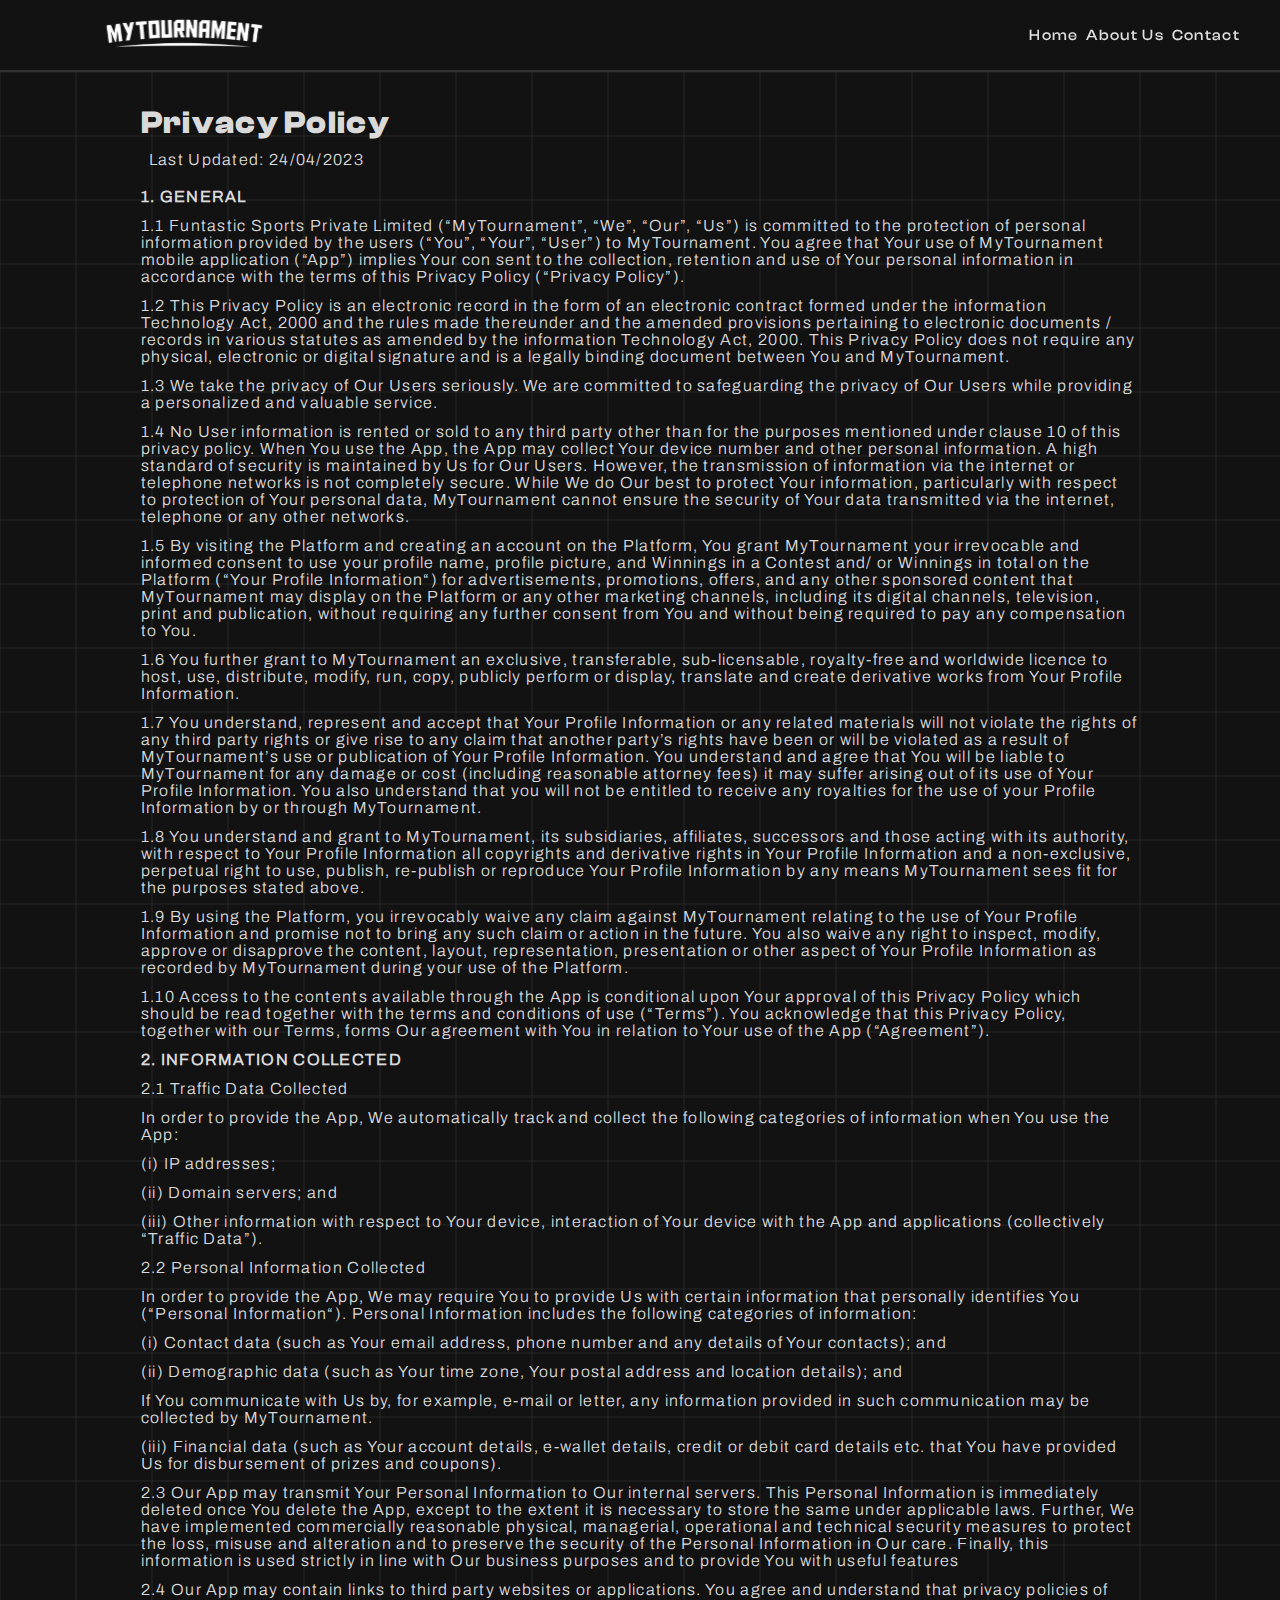
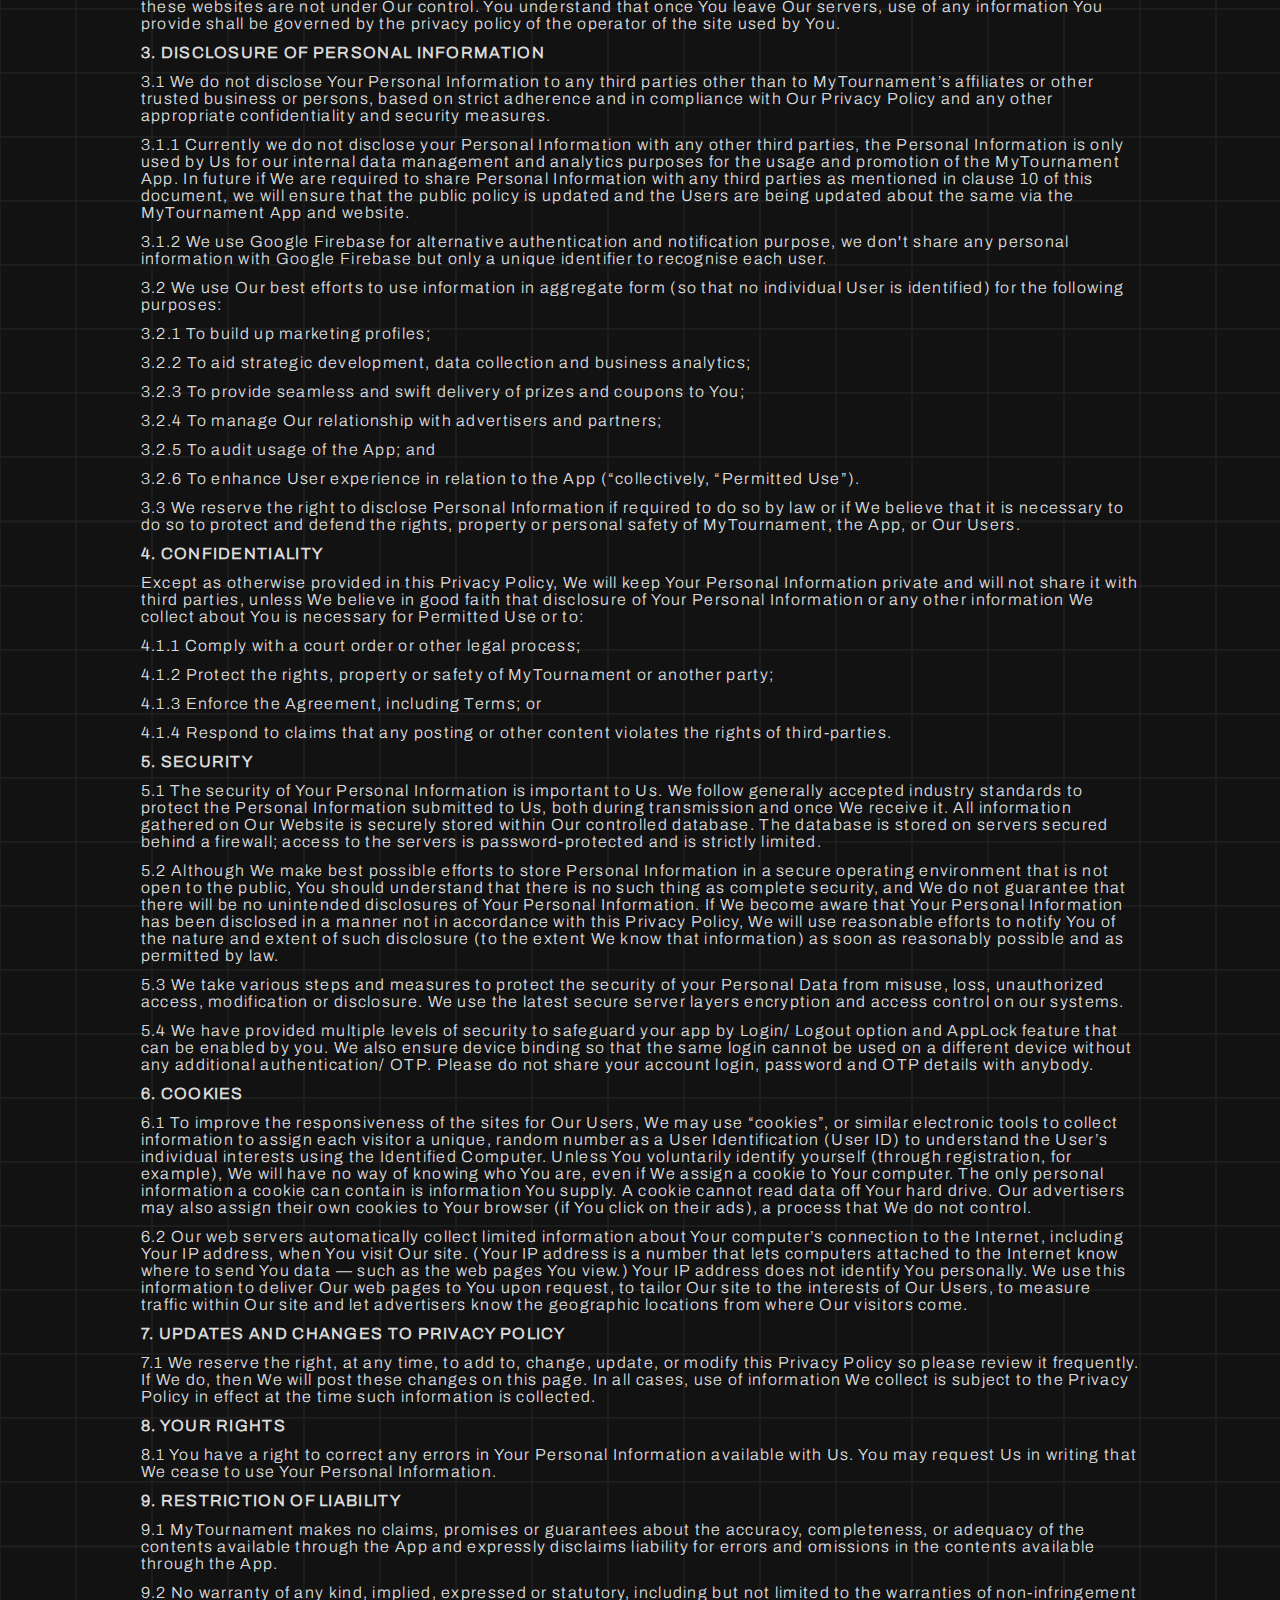
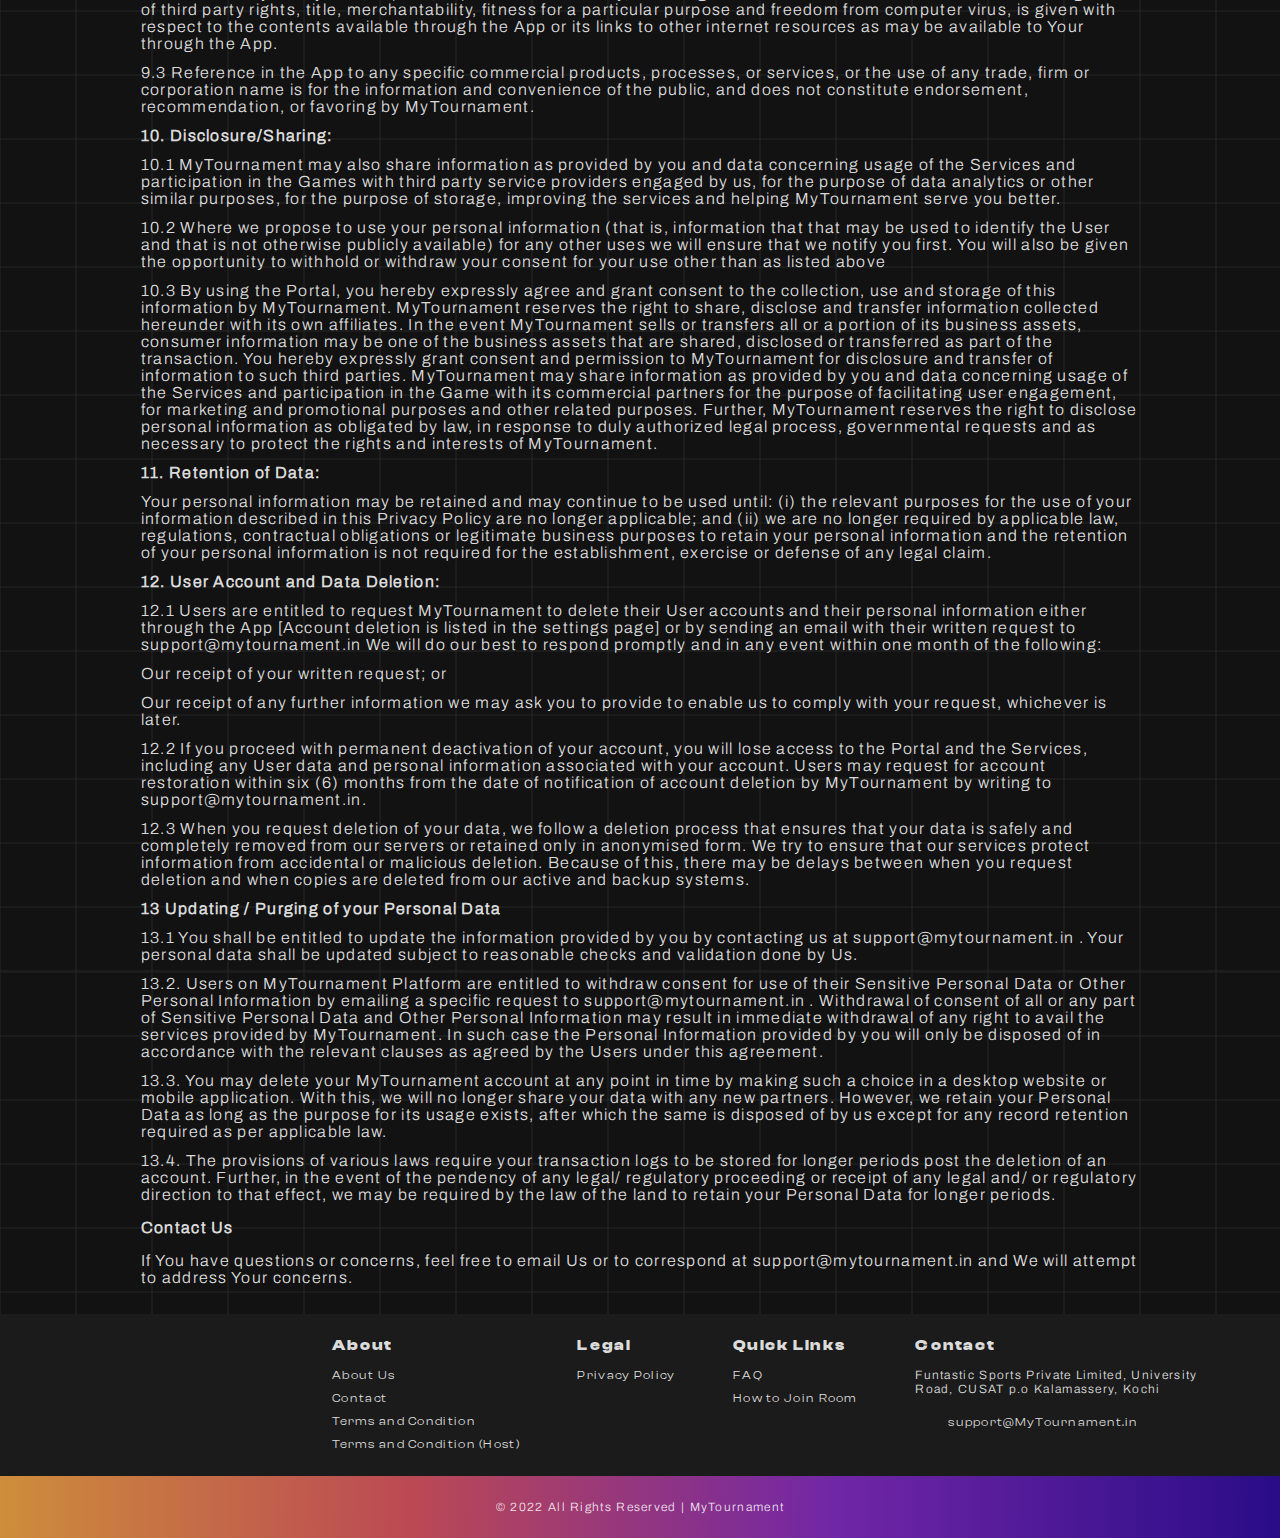
<file: pp.html>
<!DOCTYPE html><html><head><meta charSet="utf-8"/><meta name="viewport" content="width=device-width"/><title>My Tournament - Terms and Condition</title><meta name="description" content="My Tournament - Privacy Policy"/><meta name="keywords" content="Privacy Policy, MyTournament, esports platform, tournaments, Call of Duty Mobile, BGMI, Apex Legends, Pokemon United, cash prizes, gaming enthusiasm"/><link rel="icon" href="/favicon.ico"/><meta name="next-head-count" content="6"/><link rel="preload" href="/_next/static/css/6175134caecd14a9.css" as="style"/><link rel="stylesheet" href="/_next/static/css/6175134caecd14a9.css" data-n-g=""/><link rel="preload" href="/_next/static/css/a13bb5b0bfc5fab5.css" as="style"/><link rel="stylesheet" href="/_next/static/css/a13bb5b0bfc5fab5.css" data-n-p=""/><noscript data-n-css=""></noscript><script defer="" nomodule="" src="/_next/static/chunks/polyfills-c67a75d1b6f99dc8.js"></script><script src="/_next/static/chunks/webpack-ee7e63bc15b31913.js" defer=""></script><script src="/_next/static/chunks/framework-7751730b10fa0f74.js" defer=""></script><script src="/_next/static/chunks/main-591bb7ec51acdc0d.js" defer=""></script><script src="/_next/static/chunks/pages/_app-4c54ea77194f2fd3.js" defer=""></script><script src="/_next/static/chunks/pages/pp-0f55ee209db18b68.js" defer=""></script><script src="/_next/static/gajeTtEhWe_yTb8H38EOO/_buildManifest.js" defer=""></script><script src="/_next/static/gajeTtEhWe_yTb8H38EOO/_ssgManifest.js" defer=""></script></head><body><div id="__next"><div class="layout"><nav class="navbar_navbar__Jbjn8 false"><div style="transform:translateY(-200%) translateZ(0)"><a href="/"><span style="box-sizing:border-box;display:inline-block;overflow:hidden;width:initial;height:initial;background:none;opacity:1;border:0;margin:0;padding:0;position:relative;max-width:100%"><span style="box-sizing:border-box;display:block;width:initial;height:initial;background:none;opacity:1;border:0;margin:0;padding:0;max-width:100%"><img style="display:block;max-width:100%;width:initial;height:initial;background:none;opacity:1;border:0;margin:0;padding:0" alt="" aria-hidden="true" src="data:image/svg+xml,%3csvg%20xmlns=%27http://www.w3.org/2000/svg%27%20version=%271.1%27%20width=%27289%27%20height=%2735%27/%3e"/></span><img alt="logo" src="[data-uri]" decoding="async" data-nimg="intrinsic" style="position:absolute;top:0;left:0;bottom:0;right:0;box-sizing:border-box;padding:0;border:none;margin:auto;display:block;width:0;height:0;min-width:100%;max-width:100%;min-height:100%;max-height:100%;object-fit:contain"/><noscript><img alt="logo" src="/_next/static/media/mytournament_text_white.52748f61.svg" decoding="async" data-nimg="intrinsic" style="position:absolute;top:0;left:0;bottom:0;right:0;box-sizing:border-box;padding:0;border:none;margin:auto;display:block;width:0;height:0;min-width:100%;max-width:100%;min-height:100%;max-height:100%;object-fit:contain" loading="lazy"/></noscript></span></a></div><div class="navbar_navbarLinksDesk__uCbfv" style="transform:translateY(-200%) translateZ(0)"><a href="/">Home</a><a href="/about">About Us</a><a href="/contact">Contact</a></div><button class="navbar_navbarMenuButton__ZgD_Z false"><svg width="20" height="20" viewBox="0 0 20 20" fill="none" xmlns="http://www.w3.org/2000/svg"><circle cx="10" cy="10" r="9" stroke="white" stroke-width="2"></circle></svg></button></nav><main class="main__page"><div class="terms_TermsAndConditionsContainer__AzzIM"><div class="terms_container__Kb96O"><h1>Privacy Policy</h1><div><p style="padding:8px">Last Updated: 24/04/2023</p><p class="terms_section__NfToP"><strong>1. GENERAL</strong></p><p class="terms_section__NfToP">1.1 Funtastic Sports Private Limited (“MyTournament”, “We”, “Our”, “Us”) is committed to the protection of personal information provided by the users (“You”, “Your”, “User”) to MyTournament. You agree that Your use of MyTournament mobile application (“App”) implies Your con sent to the collection, retention and use of Your personal information in accordance with the terms of this Privacy Policy (“Privacy Policy”).</p><p class="terms_section__NfToP">1.2 This Privacy Policy is an electronic record in the form of an electronic contract formed under the information Technology Act, 2000 and the rules made thereunder and the amended provisions pertaining to electronic documents / records in various statutes as amended by the information Technology Act, 2000. This Privacy Policy does not require any physical, electronic or digital signature and is a legally binding document between You and MyTournament.</p><p class="terms_section__NfToP">1.3 We take the privacy of Our Users seriously. We are committed to safeguarding the privacy of Our Users while providing a personalized and valuable service.</p><p class="terms_section__NfToP">1.4 No User information is rented or sold to any third party other than for the purposes mentioned under clause 10 of this privacy policy. When You use the App, the App may collect Your device number and other personal information. A high standard of security is maintained by Us for Our Users. However, the transmission of information via the internet or telephone networks is not completely secure. While We do Our best to protect Your information, particularly with respect to protection of Your personal data, MyTournament cannot ensure the security of Your data transmitted via the internet, telephone or any other networks.</p><p class="terms_section__NfToP">1.5 By visiting the Platform and creating an account on the Platform, You grant MyTournament your irrevocable and informed consent to use your profile name, profile picture, and Winnings in a Contest and/ or Winnings in total on the Platform (“Your Profile Information“) for advertisements, promotions, offers, and any other sponsored content that MyTournament may display on the Platform or any other marketing channels, including its digital channels, television, print and publication, without requiring any further consent from You and without being required to pay any compensation to You.</p><p class="terms_section__NfToP">1.6 You further grant to MyTournament an exclusive, transferable, sub-licensable, royalty-free and worldwide licence to host, use, distribute, modify, run, copy, publicly perform or display, translate and create derivative works from Your Profile Information.</p><p class="terms_section__NfToP">1.7 You understand, represent and accept that Your Profile Information or any related materials will not violate the rights of any third party rights or give rise to any claim that another party’s rights have been or will be violated as a result of MyTournament’s use or publication of Your Profile Information. You understand and agree that You will be liable to MyTournament for any damage or cost (including reasonable attorney fees) it may suffer arising out of its use of Your Profile Information. You also understand that you will not be entitled to receive any royalties for the use of your Profile Information by or through MyTournament.</p><p class="terms_section__NfToP">1.8 You understand and grant to MyTournament, its subsidiaries, affiliates, successors and those acting with its authority, with respect to Your Profile Information all copyrights and derivative rights in Your Profile Information and a non-exclusive, perpetual right to use, publish, re-publish or reproduce Your Profile Information by any means MyTournament sees fit for the purposes stated above.</p><p class="terms_section__NfToP">1.9 By using the Platform, you irrevocably waive any claim against MyTournament relating to the use of Your Profile Information and promise not to bring any such claim or action in the future. You also waive any right to inspect, modify, approve or disapprove the content, layout, representation, presentation or other aspect of Your Profile Information as recorded by MyTournament during your use of the Platform.</p><p class="terms_section__NfToP">1.10 Access to the contents available through the App is conditional upon Your approval of this Privacy Policy which should be read together with the terms and conditions of use (“Terms”). You acknowledge that this Privacy Policy, together with our Terms, forms Our agreement with You in relation to Your use of the App (“Agreement”).</p></div><div><p class="terms_section__NfToP"><strong>2. INFORMATION COLLECTED</strong></p><p class="terms_section__NfToP">2.1 Traffic Data Collected</p><p class="terms_section__NfToP">In order to provide the App, We automatically track and collect the following categories of information when You use the App:</p><p class="terms_section__NfToP">(i) IP addresses;</p><p class="terms_section__NfToP">(ii) Domain servers; and</p><p class="terms_section__NfToP">(iii) Other information with respect to Your device, interaction of Your device with the App and applications (collectively “Traffic Data”).</p><p class="terms_section__NfToP">2.2 Personal Information Collected</p><p class="terms_section__NfToP">In order to provide the App, We may require You to provide Us with certain information that personally identifies You (“Personal Information“). Personal Information includes the following categories of information:</p><p class="terms_section__NfToP">(i) Contact data (such as Your email address, phone number and any details of Your contacts); and</p><p class="terms_section__NfToP">(ii) Demographic data (such as Your time zone, Your postal address and location details); and</p><p class="terms_section__NfToP">If You communicate with Us by, for example, e-mail or letter, any information provided in such communication may be collected by MyTournament.</p><p class="terms_section__NfToP">(iii) Financial data (such as Your account details, e-wallet details, credit or debit card details etc. that You have provided Us for disbursement of prizes and coupons).</p><p class="terms_section__NfToP">2.3 Our App may transmit Your Personal Information to Our internal servers. This Personal Information is immediately deleted once You delete the App, except to the extent it is necessary to store the same under applicable laws. Further, We have implemented commercially reasonable physical, managerial, operational and technical security measures to protect the loss, misuse and alteration and to preserve the security of the Personal Information in Our care. Finally, this information is used strictly in line with Our business purposes and to provide You with useful features</p><p class="terms_section__NfToP">2.4 Our App may contain links to third party websites or applications. You agree and understand that privacy policies of these websites are not under Our control. You understand that once You leave Our servers, use of any information You provide shall be governed by the privacy policy of the operator of the site used by You.</p></div><div><p class="terms_section__NfToP"><strong>3. DISCLOSURE OF PERSONAL INFORMATION</strong></p><p class="terms_section__NfToP">3.1 We do not disclose Your Personal Information to any third parties other than to MyTournament’s affiliates or other trusted business or persons, based on strict adherence and in compliance with Our Privacy Policy and any other appropriate confidentiality and security measures.</p><p class="terms_section__NfToP">3.1.1 Currently we do not disclose your Personal Information with any other third parties, the Personal Information is only used by Us for our internal data management and analytics purposes for the usage and promotion of the MyTournament App. In future if We are required to share Personal Information with any third parties as mentioned in clause 10 of this document, we will ensure that the public policy is updated and the Users are being updated about the same via the MyTournament App and website.</p><p class="terms_section__NfToP">3.1.2 We use Google Firebase for alternative authentication and notification purpose, we don&#x27;t share any personal information with Google Firebase but only a unique identifier to recognise each user.</p><p class="terms_section__NfToP">3.2 We use Our best efforts to use information in aggregate form (so that no individual User is identified) for the following purposes:</p><p class="terms_section__NfToP">3.2.1 To build up marketing profiles;</p><p class="terms_section__NfToP">3.2.2 To aid strategic development, data collection and business analytics;</p><p class="terms_section__NfToP">3.2.3 To provide seamless and swift delivery of prizes and coupons to You;</p><p class="terms_section__NfToP">3.2.4 To manage Our relationship with advertisers and partners;</p><p class="terms_section__NfToP">3.2.5 To audit usage of the App; and</p><p class="terms_section__NfToP">3.2.6 To enhance User experience in relation to the App (“collectively, “Permitted Use”).</p><p class="terms_section__NfToP">3.3 We reserve the right to disclose Personal Information if required to do so by law or if We believe that it is necessary to do so to protect and defend the rights, property or personal safety of MyTournament, the App, or Our Users.</p></div><div><p class="terms_section__NfToP"><strong>4. CONFIDENTIALITY</strong></p><p class="terms_section__NfToP">Except as otherwise provided in this Privacy Policy, We will keep Your Personal Information private and will not share it with third parties, unless We believe in good faith that disclosure of Your Personal Information or any other information We collect about You is necessary for Permitted Use or to:</p><p class="terms_section__NfToP">4.1.1 Comply with a court order or other legal process;</p><p class="terms_section__NfToP">4.1.2 Protect the rights, property or safety of MyTournament or another party;</p><p class="terms_section__NfToP">4.1.3 Enforce the Agreement, including Terms; or</p><p class="terms_section__NfToP">4.1.4 Respond to claims that any posting or other content violates the rights of third-parties.</p></div><div><p class="terms_section__NfToP"><strong>5. SECURITY</strong></p><p class="terms_section__NfToP">5.1 The security of Your Personal Information is important to Us. We follow generally accepted industry standards to protect the Personal Information submitted to Us, both during transmission and once We receive it. All information gathered on Our Website is securely stored within Our controlled database. The database is stored on servers secured behind a firewall; access to the servers is password-protected and is strictly limited.</p><p class="terms_section__NfToP">5.2 Although We make best possible efforts to store Personal Information in a secure operating environment that is not open to the public, You should understand that there is no such thing as complete security, and We do not guarantee that there will be no unintended disclosures of Your Personal Information. If We become aware that Your Personal Information has been disclosed in a manner not in accordance with this Privacy Policy, We will use reasonable efforts to notify You of the nature and extent of such disclosure (to the extent We know that information) as soon as reasonably possible and as permitted by law.</p><p class="terms_section__NfToP">5.3 We take various steps and measures to protect the security of your Personal Data from misuse, loss, unauthorized access, modification or disclosure. We use the latest secure server layers encryption and access control on our systems.</p><p class="terms_section__NfToP">5.4 We have provided multiple levels of security to safeguard your app by Login/ Logout option and AppLock feature that can be enabled by you. We also ensure device binding so that the same login cannot be used on a different device without any additional authentication/ OTP. Please do not share your account login, password and OTP details with anybody.</p></div><div><p class="terms_section__NfToP"><strong>6. COOKIES</strong></p><p class="terms_section__NfToP">6.1 To improve the responsiveness of the sites for Our Users, We may use “cookies”, or similar electronic tools to collect information to assign each visitor a unique, random number as a User Identification (User ID) to understand the User’s individual interests using the Identified Computer. Unless You voluntarily identify yourself (through registration, for example), We will have no way of knowing who You are, even if We assign a cookie to Your computer. The only personal information a cookie can contain is information You supply. A cookie cannot read data off Your hard drive. Our advertisers may also assign their own cookies to Your browser (if You click on their ads), a process that We do not control.</p><p class="terms_section__NfToP">6.2 Our web servers automatically collect limited information about Your computer’s connection to the Internet, including Your IP address, when You visit Our site. (Your IP address is a number that lets computers attached to the Internet know where to send You data — such as the web pages You view.) Your IP address does not identify You personally. We use this information to deliver Our web pages to You upon request, to tailor Our site to the interests of Our Users, to measure traffic within Our site and let advertisers know the geographic locations from where Our visitors come.</p></div><div><p class="terms_section__NfToP"><strong>7. UPDATES AND CHANGES TO PRIVACY POLICY</strong></p><p class="terms_section__NfToP">7.1 We reserve the right, at any time, to add to, change, update, or modify this Privacy Policy so please review it frequently. If We do, then We will post these changes on this page. In all cases, use of information We collect is subject to the Privacy Policy in effect at the time such information is collected.</p></div><div><p class="terms_section__NfToP"><strong>8. YOUR RIGHTS</strong></p><p class="terms_section__NfToP">8.1 You have a right to correct any errors in Your Personal Information available with Us. You may request Us in writing that We cease to use Your Personal Information.</p></div><div><p class="terms_section__NfToP"><strong>9. RESTRICTION OF LIABILITY</strong></p><p class="terms_section__NfToP">9.1 MyTournament makes no claims, promises or guarantees about the accuracy, completeness, or adequacy of the contents available through the App and expressly disclaims liability for errors and omissions in the contents available through the App.</p><p class="terms_section__NfToP">9.2 No warranty of any kind, implied, expressed or statutory, including but not limited to the warranties of non-infringement of third party rights, title, merchantability, fitness for a particular purpose and freedom from computer virus, is given with respect to the contents available through the App or its links to other internet resources as may be available to Your through the App.</p><p class="terms_section__NfToP">9.3 Reference in the App to any specific commercial products, processes, or services, or the use of any trade, firm or corporation name is for the information and convenience of the public, and does not constitute endorsement, recommendation, or favoring by MyTournament.</p></div><div><p class="terms_section__NfToP"><strong>10. Disclosure/Sharing:</strong></p><p class="terms_section__NfToP">10.1 MyTournament may also share information as provided by you and data concerning usage of the Services and participation in the Games with third party service providers engaged by us, for the purpose of data analytics or other similar purposes, for the purpose of storage, improving the services and helping MyTournament serve you better.</p><p class="terms_section__NfToP">10.2 Where we propose to use your personal information (that is, information that that may be used to identify the User and that is not otherwise publicly available) for any other uses we will ensure that we notify you first. You will also be given the opportunity to withhold or withdraw your consent for your use other than as listed above</p><p class="terms_section__NfToP">10.3 By using the Portal, you hereby expressly agree and grant consent to the collection, use and storage of this information by MyTournament. MyTournament reserves the right to share, disclose and transfer information collected hereunder with its own affiliates. In the event MyTournament sells or transfers all or a portion of its business assets, consumer information may be one of the business assets that are shared, disclosed or transferred as part of the transaction. You hereby expressly grant consent and permission to MyTournament for disclosure and transfer of information to such third parties. MyTournament may share information as provided by you and data concerning usage of the Services and participation in the Game with its commercial partners for the purpose of facilitating user engagement, for marketing and promotional purposes and other related purposes. Further, MyTournament reserves the right to disclose personal information as obligated by law, in response to duly authorized legal process, governmental requests and as necessary to protect the rights and interests of MyTournament.</p></div><div><p class="terms_section__NfToP"><strong>11. Retention of Data:</strong></p><p class="terms_section__NfToP">Your personal information may be retained and may continue to be used until: (i) the relevant purposes for the use of your information described in this Privacy Policy are no longer applicable; and (ii) we are no longer required by applicable law, regulations, contractual obligations or legitimate business purposes to retain your personal information and the retention of your personal information is not required for the establishment, exercise or defense of any legal claim.</p></div><div><p class="terms_section__NfToP"><strong>12. User Account and Data Deletion:</strong></p><p class="terms_section__NfToP">12.1 Users are entitled to request MyTournament to delete their User accounts and their personal information either through the App [Account deletion is listed in the settings page] or by sending an email with their written request to support@mytournament.in We will do our best to respond promptly and in any event within one month of the following:</p><p class="terms_section__NfToP">Our receipt of your written request; or</p><p class="terms_section__NfToP">Our receipt of any further information we may ask you to provide to enable us to comply with your request, whichever is later.</p><p class="terms_section__NfToP">12.2 If you proceed with permanent deactivation of your account, you will lose access to the Portal and the Services, including any User data and personal information associated with your account. Users may request for account restoration within six (6) months from the date of notification of account deletion by MyTournament by writing to support@mytournament.in.</p><p class="terms_section__NfToP">12.3 When you request deletion of your data, we follow a deletion process that ensures that your data is safely and completely removed from our servers or retained only in anonymised form. We try to ensure that our services protect information from accidental or malicious deletion. Because of this, there may be delays between when you request deletion and when copies are deleted from our active and backup systems.</p></div><div><p class="terms_section__NfToP"><strong>13 Updating / Purging of your Personal Data</strong></p><p class="terms_section__NfToP">13.1 You shall be entitled to update the information provided by you by contacting us at support@mytournament.in . Your personal data shall be updated subject to reasonable checks and validation done by Us.</p><p class="terms_section__NfToP">13.2. Users on MyTournament Platform are entitled to withdraw consent for use of their Sensitive Personal Data or Other Personal Information by emailing a specific request to support@mytournament.in . Withdrawal of consent of all or any part of Sensitive Personal Data and Other Personal Information may result in immediate withdrawal of any right to avail the services provided by MyTournament. In such case the Personal Information provided by you will only be disposed of in accordance with the relevant clauses as agreed by the Users under this agreement.</p><p class="terms_section__NfToP">13.3. You may delete your MyTournament account at any point in time by making such a choice in a desktop website or mobile application. With this, we will no longer share your data with any new partners. However, we retain your Personal Data as long as the purpose for its usage exists, after which the same is disposed of by us except for any record retention required as per applicable law.</p><p class="terms_section__NfToP">13.4. The provisions of various laws require your transaction logs to be stored for longer periods post the deletion of an account. Further, in the event of the pendency of any legal/ regulatory proceeding or receipt of any legal and/ or regulatory direction to that effect, we may be required by the law of the land to retain your Personal Data for longer periods.</p></div><div><p class="terms_subheading__21oHJ"><strong>Contact Us</strong></p><p class="terms_section__NfToP">If You have questions or concerns, feel free to email Us or to correspond at support@mytournament.in and We will attempt to address Your concerns.</p></div></div></div></main><footer class="footer_footer__LV2HF"><div class="footer_mainFooterContainer__BLZEz"><div class="footer_logoAndSocial__Lr2fS"><a href="/"><span style="box-sizing:border-box;display:inline-block;overflow:hidden;width:initial;height:initial;background:none;opacity:1;border:0;margin:0;padding:0;position:relative;max-width:100%"><span style="box-sizing:border-box;display:block;width:initial;height:initial;background:none;opacity:1;border:0;margin:0;padding:0;max-width:100%"><img style="display:block;max-width:100%;width:initial;height:initial;background:none;opacity:1;border:0;margin:0;padding:0" alt="" aria-hidden="true" src="data:image/svg+xml,%3csvg%20xmlns=%27http://www.w3.org/2000/svg%27%20version=%271.1%27%20width=%27230%27%20height=%2748%27/%3e"/></span><img alt="Logo" src="[data-uri]" decoding="async" data-nimg="intrinsic" style="position:absolute;top:0;left:0;bottom:0;right:0;box-sizing:border-box;padding:0;border:none;margin:auto;display:block;width:0;height:0;min-width:100%;max-width:100%;min-height:100%;max-height:100%"/><noscript><img alt="Logo" src="/_next/static/media/mytournament_text_white.52748f61.svg" decoding="async" data-nimg="intrinsic" style="position:absolute;top:0;left:0;bottom:0;right:0;box-sizing:border-box;padding:0;border:none;margin:auto;display:block;width:0;height:0;min-width:100%;max-width:100%;min-height:100%;max-height:100%" loading="lazy"/></noscript></span></a><div class="footer_SocialContainer__8sJau"><a href="https://www.instagram.com/mytournament.india" target="_blank" rel="noreferrer"><span style="box-sizing:border-box;display:inline-block;overflow:hidden;width:initial;height:initial;background:none;opacity:1;border:0;margin:0;padding:0;position:relative;max-width:100%"><span style="box-sizing:border-box;display:block;width:initial;height:initial;background:none;opacity:1;border:0;margin:0;padding:0;max-width:100%"><img style="display:block;max-width:100%;width:initial;height:initial;background:none;opacity:1;border:0;margin:0;padding:0" alt="" aria-hidden="true" src="data:image/svg+xml,%3csvg%20xmlns=%27http://www.w3.org/2000/svg%27%20version=%271.1%27%20width=%2717%27%20height=%2720%27/%3e"/></span><img alt="instagram" src="[data-uri]" decoding="async" data-nimg="intrinsic" style="position:absolute;top:0;left:0;bottom:0;right:0;box-sizing:border-box;padding:0;border:none;margin:auto;display:block;width:0;height:0;min-width:100%;max-width:100%;min-height:100%;max-height:100%"/><noscript><img alt="instagram" src="/_next/static/media/instagram.9e180007.svg" decoding="async" data-nimg="intrinsic" style="position:absolute;top:0;left:0;bottom:0;right:0;box-sizing:border-box;padding:0;border:none;margin:auto;display:block;width:0;height:0;min-width:100%;max-width:100%;min-height:100%;max-height:100%" loading="lazy"/></noscript></span></a><a href="https://www.youtube.com/channel/UCP4ysWDjZ7XMTgdYybOITHQ" target="_blank" rel="noreferrer"><span style="box-sizing:border-box;display:inline-block;overflow:hidden;width:initial;height:initial;background:none;opacity:1;border:0;margin:0;padding:0;position:relative;max-width:100%"><span style="box-sizing:border-box;display:block;width:initial;height:initial;background:none;opacity:1;border:0;margin:0;padding:0;max-width:100%"><img style="display:block;max-width:100%;width:initial;height:initial;background:none;opacity:1;border:0;margin:0;padding:0" alt="" aria-hidden="true" src="data:image/svg+xml,%3csvg%20xmlns=%27http://www.w3.org/2000/svg%27%20version=%271.1%27%20width=%2717%27%20height=%2720%27/%3e"/></span><img alt="youtube" src="[data-uri]" decoding="async" data-nimg="intrinsic" style="position:absolute;top:0;left:0;bottom:0;right:0;box-sizing:border-box;padding:0;border:none;margin:auto;display:block;width:0;height:0;min-width:100%;max-width:100%;min-height:100%;max-height:100%"/><noscript><img alt="youtube" src="/_next/static/media/youtube.c22b9e2b.svg" decoding="async" data-nimg="intrinsic" style="position:absolute;top:0;left:0;bottom:0;right:0;box-sizing:border-box;padding:0;border:none;margin:auto;display:block;width:0;height:0;min-width:100%;max-width:100%;min-height:100%;max-height:100%" loading="lazy"/></noscript></span></a><a><span style="box-sizing:border-box;display:inline-block;overflow:hidden;width:initial;height:initial;background:none;opacity:1;border:0;margin:0;padding:0;position:relative;max-width:100%"><span style="box-sizing:border-box;display:block;width:initial;height:initial;background:none;opacity:1;border:0;margin:0;padding:0;max-width:100%"><img style="display:block;max-width:100%;width:initial;height:initial;background:none;opacity:1;border:0;margin:0;padding:0" alt="" aria-hidden="true" src="data:image/svg+xml,%3csvg%20xmlns=%27http://www.w3.org/2000/svg%27%20version=%271.1%27%20width=%2717%27%20height=%2720%27/%3e"/></span><img alt="facebook" src="[data-uri]" decoding="async" data-nimg="intrinsic" style="position:absolute;top:0;left:0;bottom:0;right:0;box-sizing:border-box;padding:0;border:none;margin:auto;display:block;width:0;height:0;min-width:100%;max-width:100%;min-height:100%;max-height:100%"/><noscript><img alt="facebook" src="/_next/static/media/facebook.55e86e45.svg" decoding="async" data-nimg="intrinsic" style="position:absolute;top:0;left:0;bottom:0;right:0;box-sizing:border-box;padding:0;border:none;margin:auto;display:block;width:0;height:0;min-width:100%;max-width:100%;min-height:100%;max-height:100%" loading="lazy"/></noscript></span></a><a><span style="box-sizing:border-box;display:inline-block;overflow:hidden;width:initial;height:initial;background:none;opacity:1;border:0;margin:0;padding:0;position:relative;max-width:100%"><span style="box-sizing:border-box;display:block;width:initial;height:initial;background:none;opacity:1;border:0;margin:0;padding:0;max-width:100%"><img style="display:block;max-width:100%;width:initial;height:initial;background:none;opacity:1;border:0;margin:0;padding:0" alt="" aria-hidden="true" src="data:image/svg+xml,%3csvg%20xmlns=%27http://www.w3.org/2000/svg%27%20version=%271.1%27%20width=%2717%27%20height=%2720%27/%3e"/></span><img alt="twitter" src="[data-uri]" decoding="async" data-nimg="intrinsic" style="position:absolute;top:0;left:0;bottom:0;right:0;box-sizing:border-box;padding:0;border:none;margin:auto;display:block;width:0;height:0;min-width:100%;max-width:100%;min-height:100%;max-height:100%"/><noscript><img alt="twitter" src="/_next/static/media/twitter.05191f61.svg" decoding="async" data-nimg="intrinsic" style="position:absolute;top:0;left:0;bottom:0;right:0;box-sizing:border-box;padding:0;border:none;margin:auto;display:block;width:0;height:0;min-width:100%;max-width:100%;min-height:100%;max-height:100%" loading="lazy"/></noscript></span></a></div></div><div class="footer_linksContainer__kry8l"><h4 class="footer_linkHeading__32gLI">About</h4><a href="/about">About Us</a><a href="/contact">Contact</a><a href="/terms">Terms and Condition</a><a href="/hosting/terms">Terms and Condition (Host)</a></div><div class="footer_linksContainer__kry8l"><h4 class="footer_linkHeading__32gLI">Legal</h4><a href="/pp">Privacy Policy</a></div><div class="footer_linksContainer__kry8l"><h4 class="footer_linkHeading__32gLI">Quick Links</h4><a href="/faq">FAQ</a><a href="/faq#how-to-join">How to Join Room</a></div><div class="footer_linksContainer__kry8l"><h4 class="footer_linkHeading__32gLI">Contact</h4><p class="footer_footerAddress__c12_K">Funtastic Sports Private Limited, University Road, CUSAT p.o Kalamassery, Kochi</p><div class="footer_addressMails__IwlG4"><span style="box-sizing:border-box;display:inline-block;overflow:hidden;width:initial;height:initial;background:none;opacity:1;border:0;margin:0;padding:0;position:relative;max-width:100%"><span style="box-sizing:border-box;display:block;width:initial;height:initial;background:none;opacity:1;border:0;margin:0;padding:0;max-width:100%"><img style="display:block;max-width:100%;width:initial;height:initial;background:none;opacity:1;border:0;margin:0;padding:0" alt="" aria-hidden="true" src="data:image/svg+xml,%3csvg%20xmlns=%27http://www.w3.org/2000/svg%27%20version=%271.1%27%20width=%2721%27%20height=%2718%27/%3e"/></span><img alt="mail logo" src="[data-uri]" decoding="async" data-nimg="intrinsic" style="position:absolute;top:0;left:0;bottom:0;right:0;box-sizing:border-box;padding:0;border:none;margin:auto;display:block;width:0;height:0;min-width:100%;max-width:100%;min-height:100%;max-height:100%"/><noscript><img alt="mail logo" src="/_next/static/media/mail.c754fe1f.svg" decoding="async" data-nimg="intrinsic" style="position:absolute;top:0;left:0;bottom:0;right:0;box-sizing:border-box;padding:0;border:none;margin:auto;display:block;width:0;height:0;min-width:100%;max-width:100%;min-height:100%;max-height:100%" loading="lazy"/></noscript></span><div><a href="mailto:support@MyTournament.in">support@MyTournament.in</a></div></div></div></div><div class="footer_bottomFooter__Zfvxt"><p>© 2022 All Rights Reserved | MyTournament</p></div></footer></div></div><script id="__NEXT_DATA__" type="application/json">{"props":{"pageProps":{}},"page":"/pp","query":{},"buildId":"gajeTtEhWe_yTb8H38EOO","nextExport":true,"autoExport":true,"isFallback":false,"scriptLoader":[]}</script></body></html>
</file>
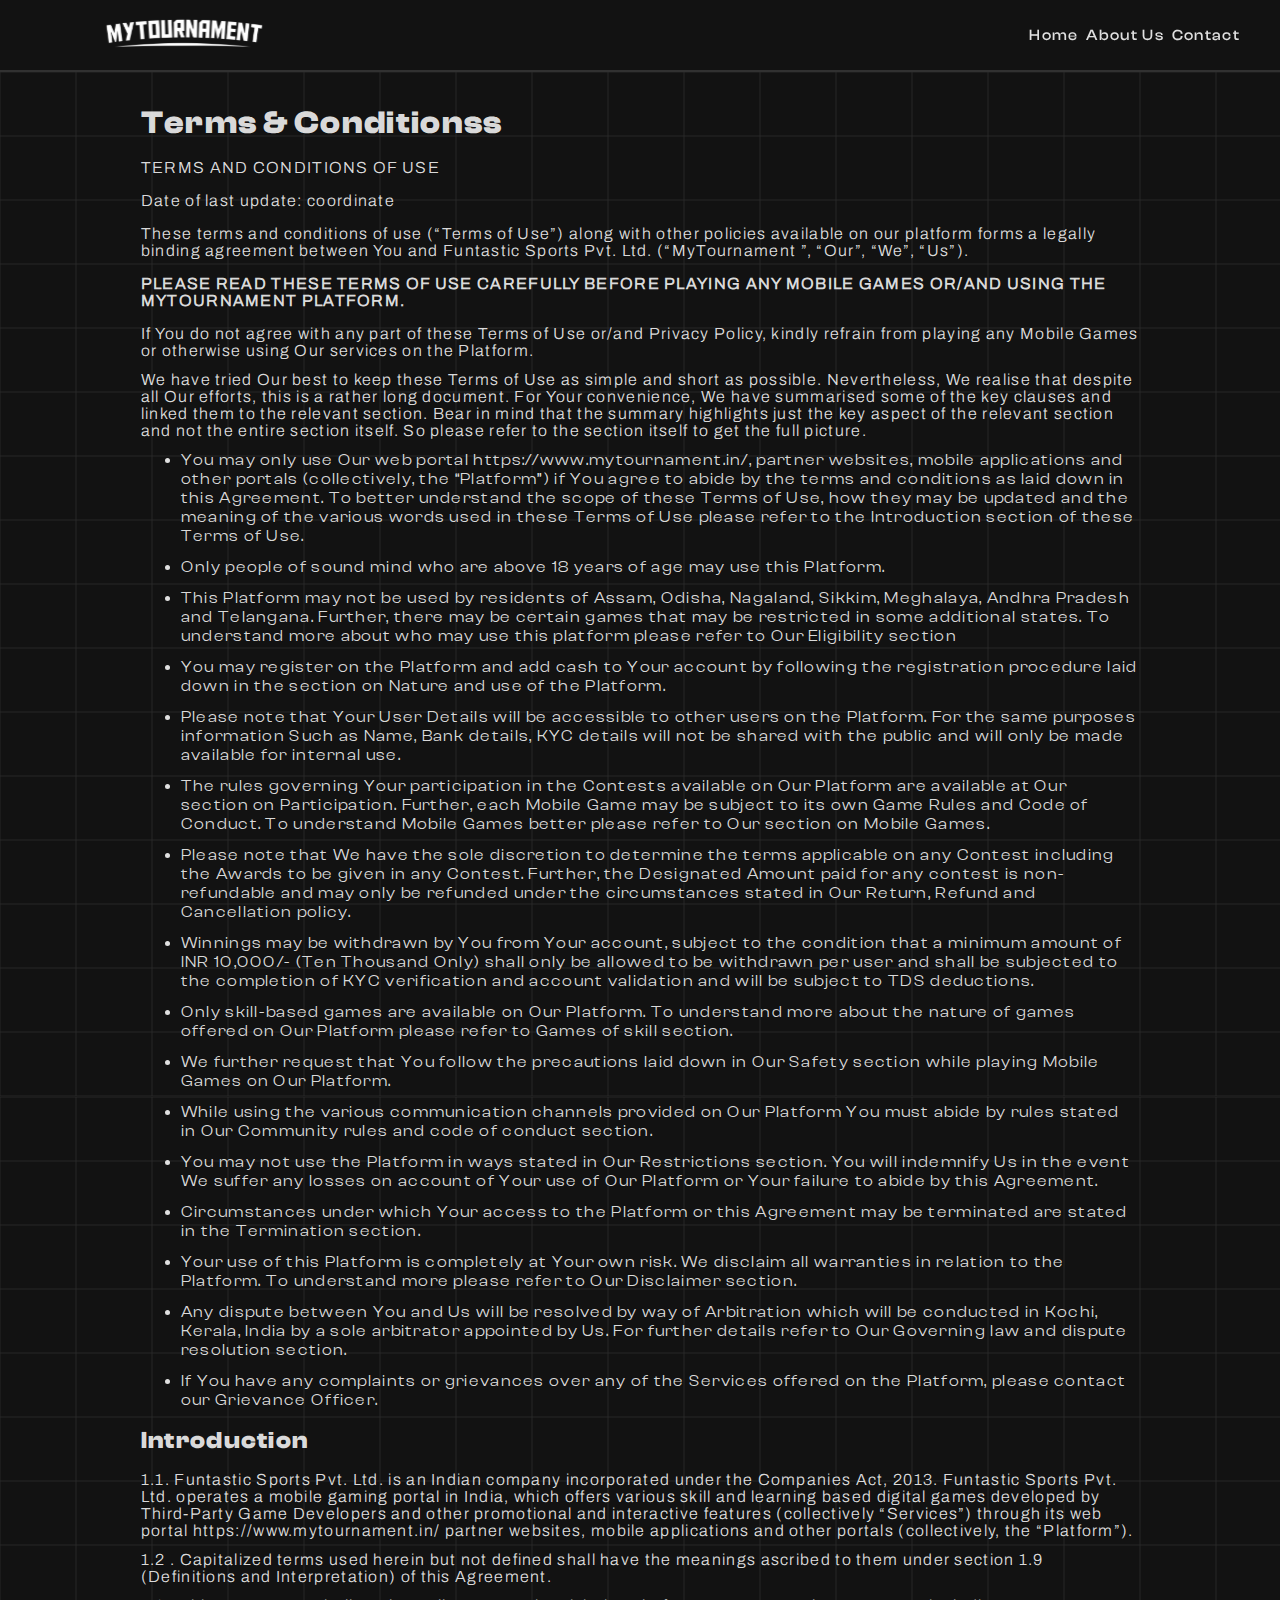
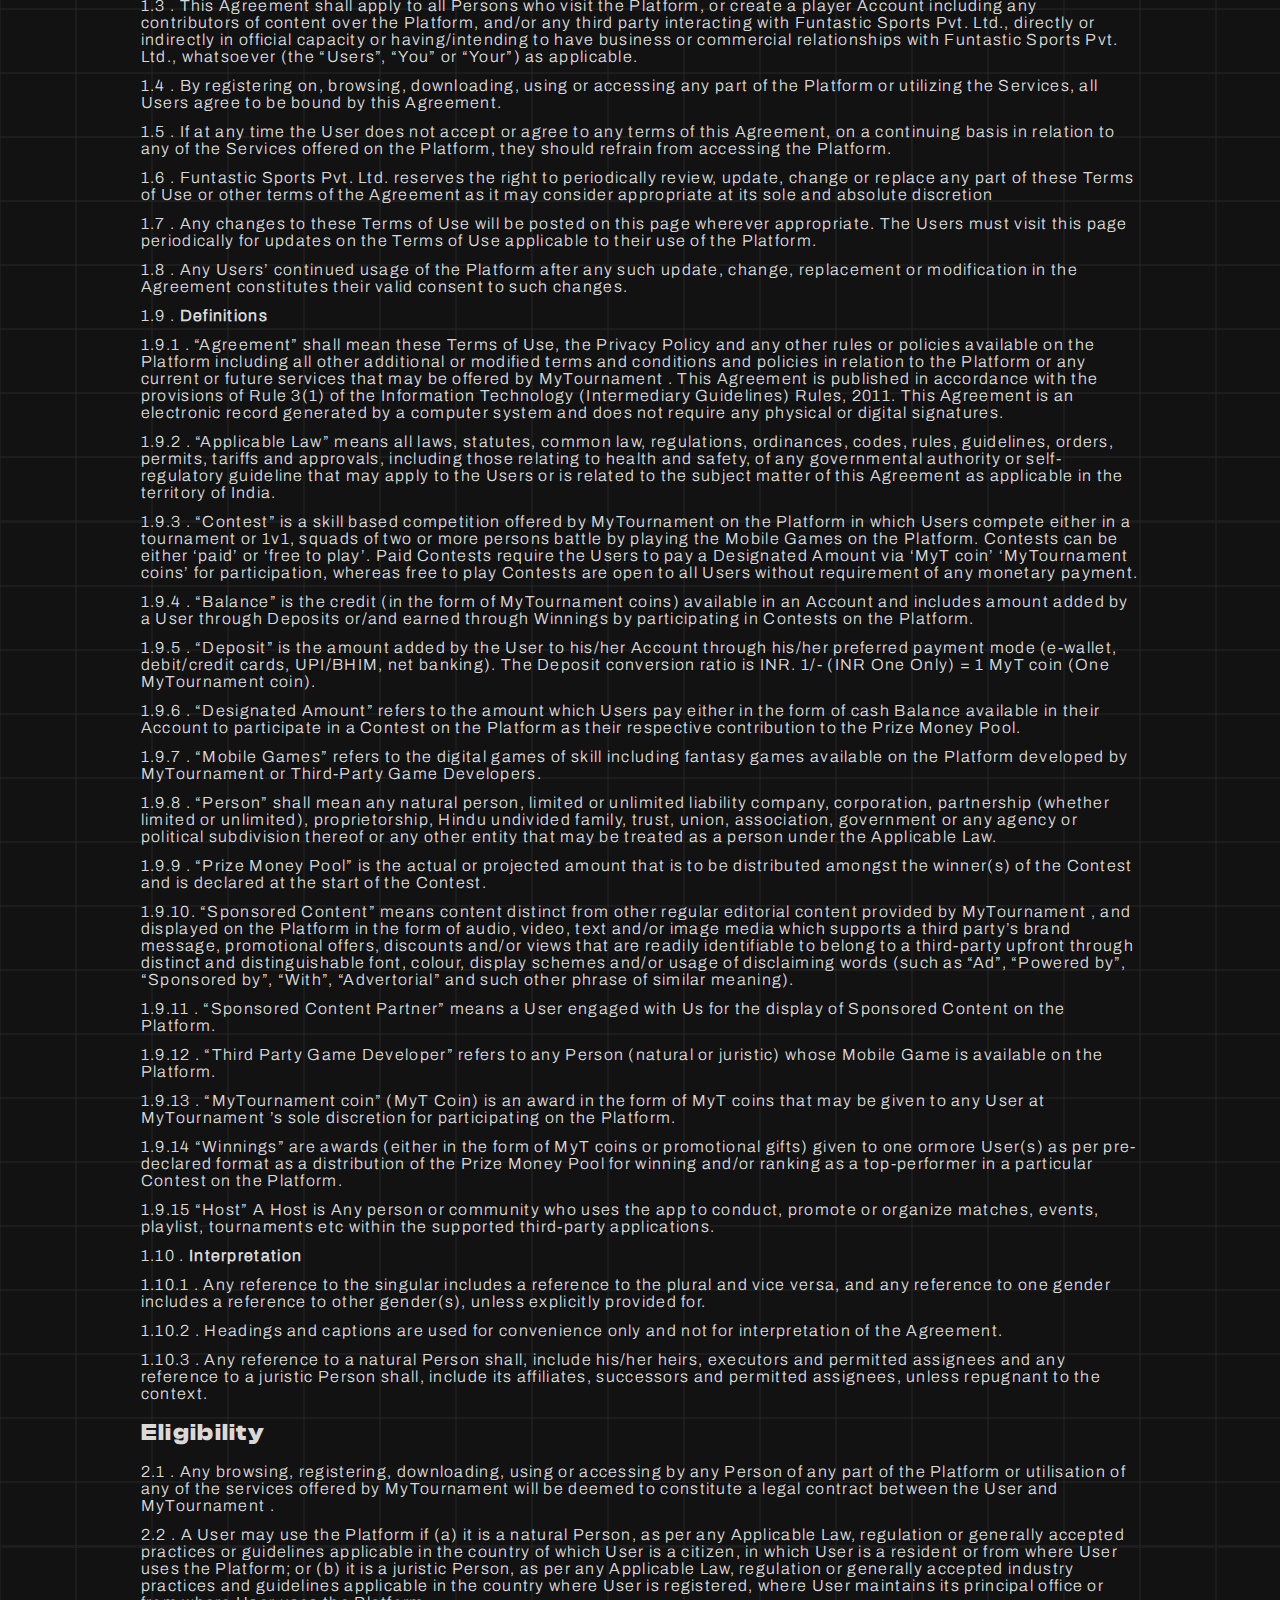
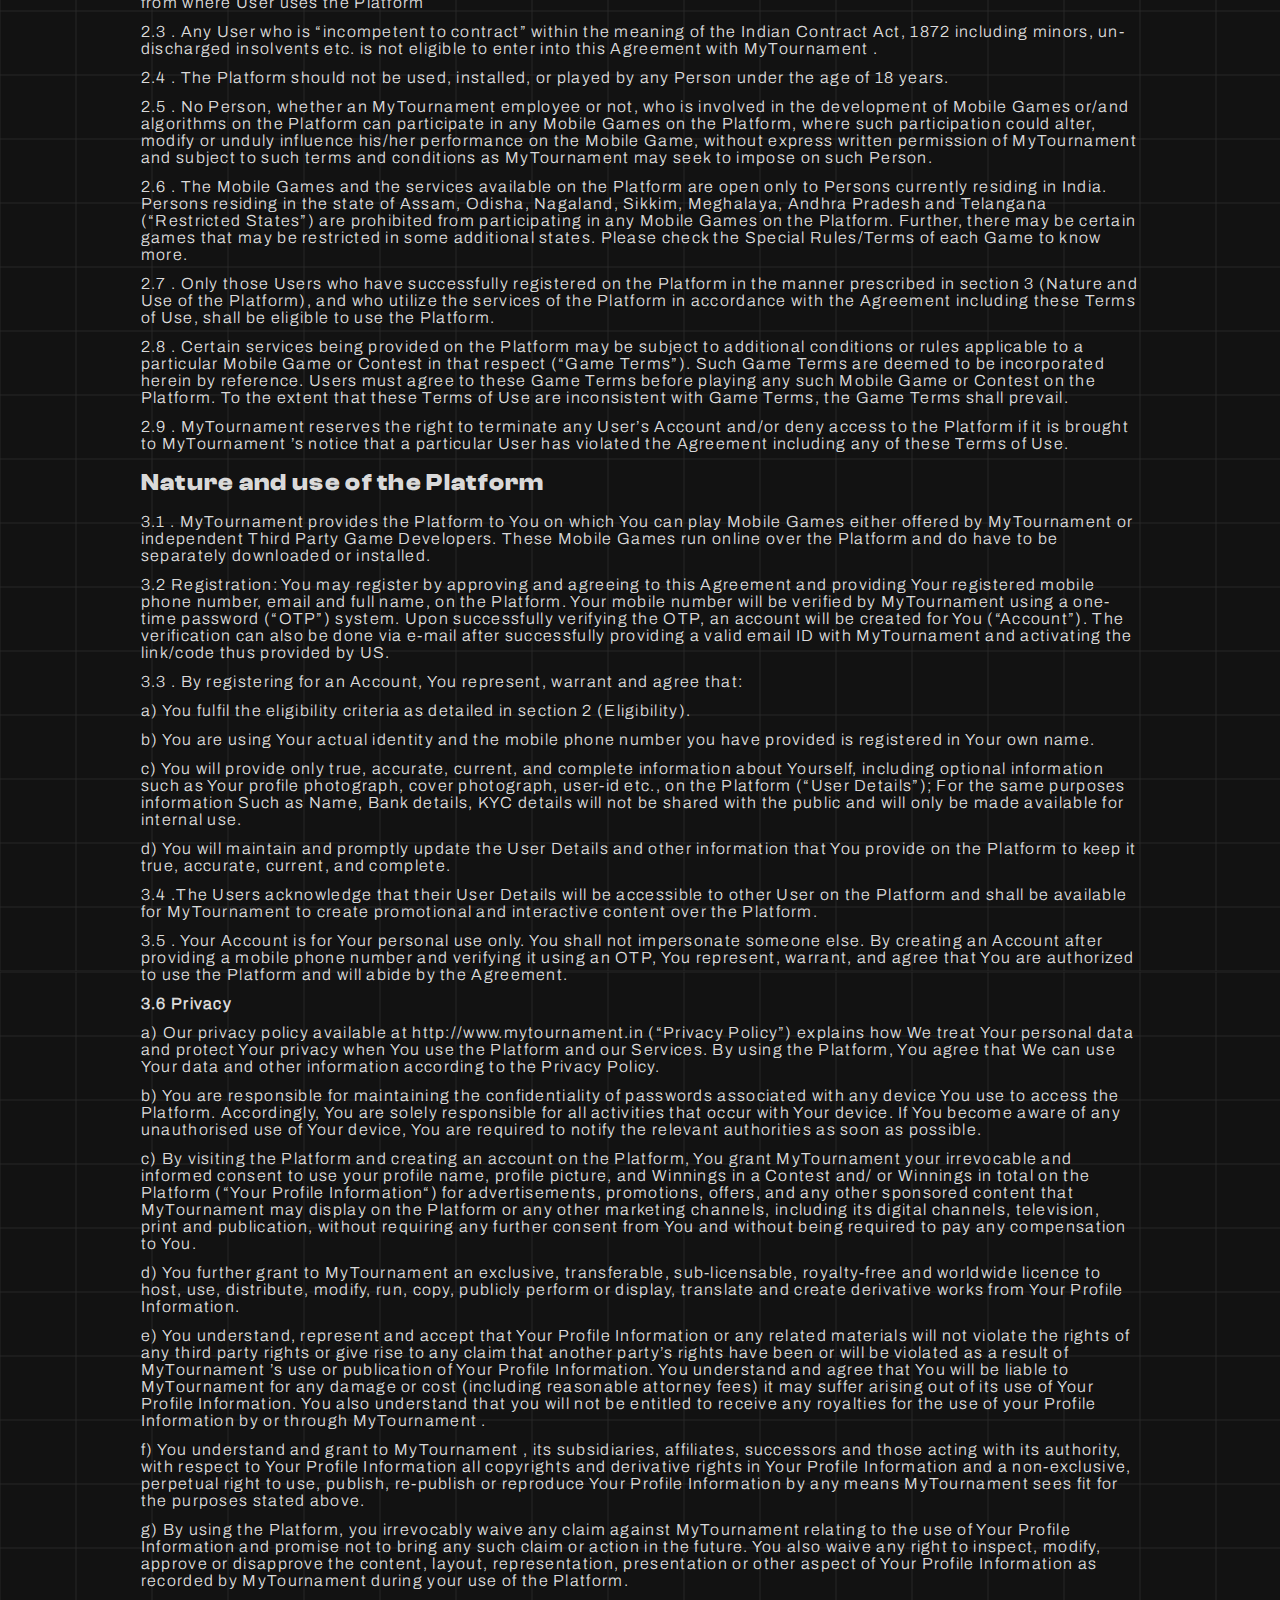
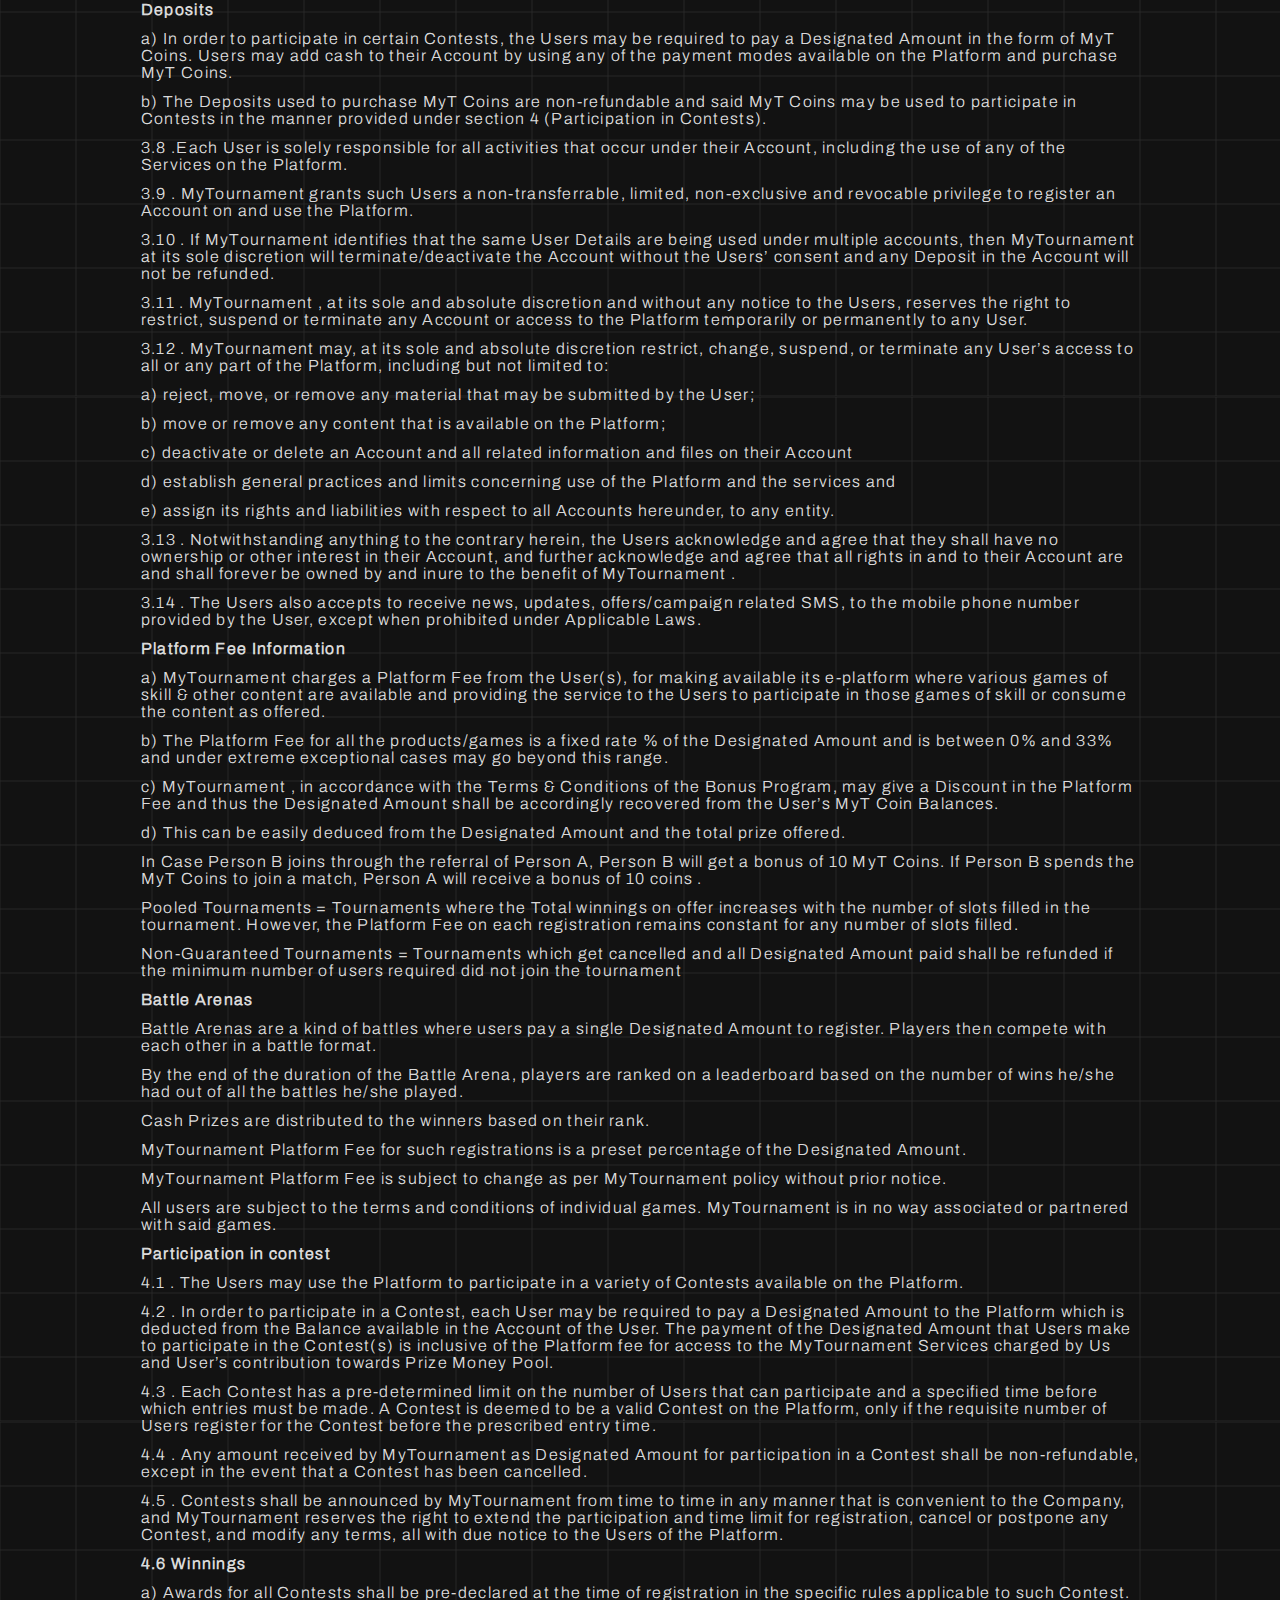
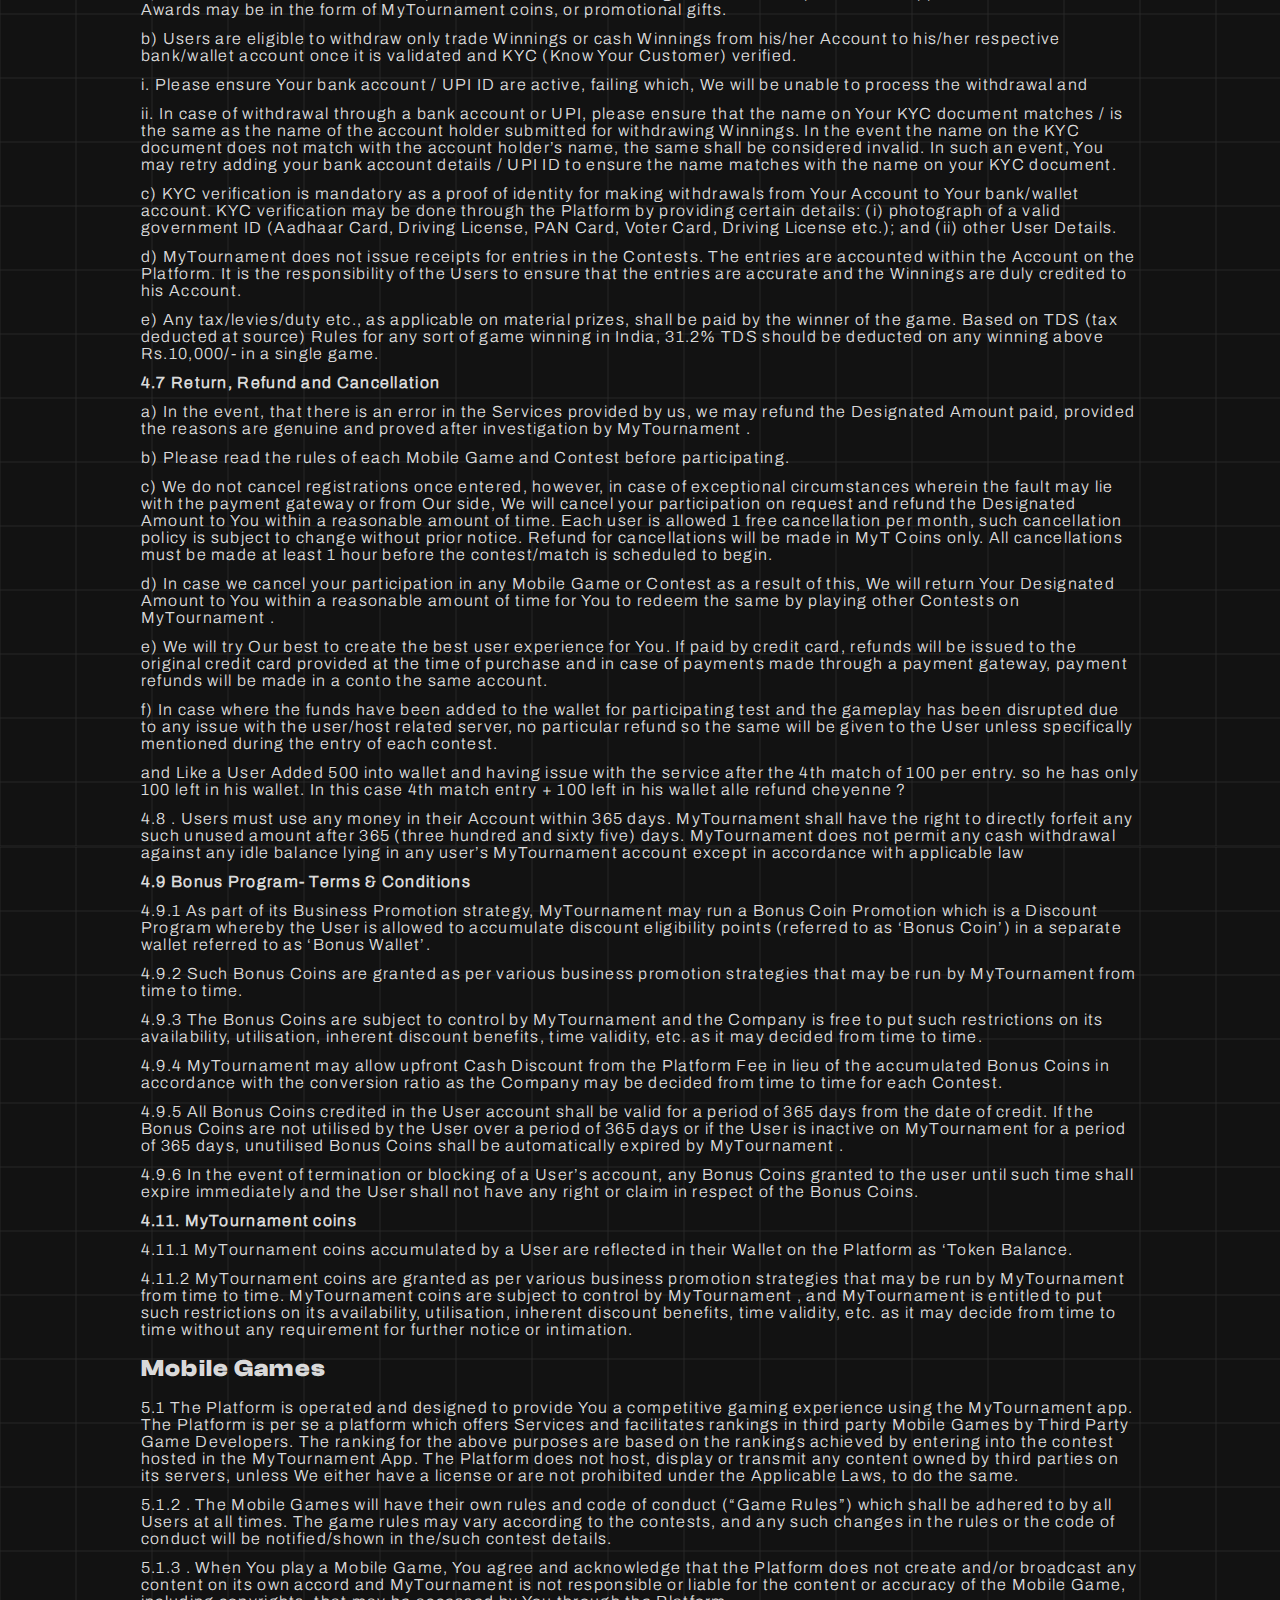
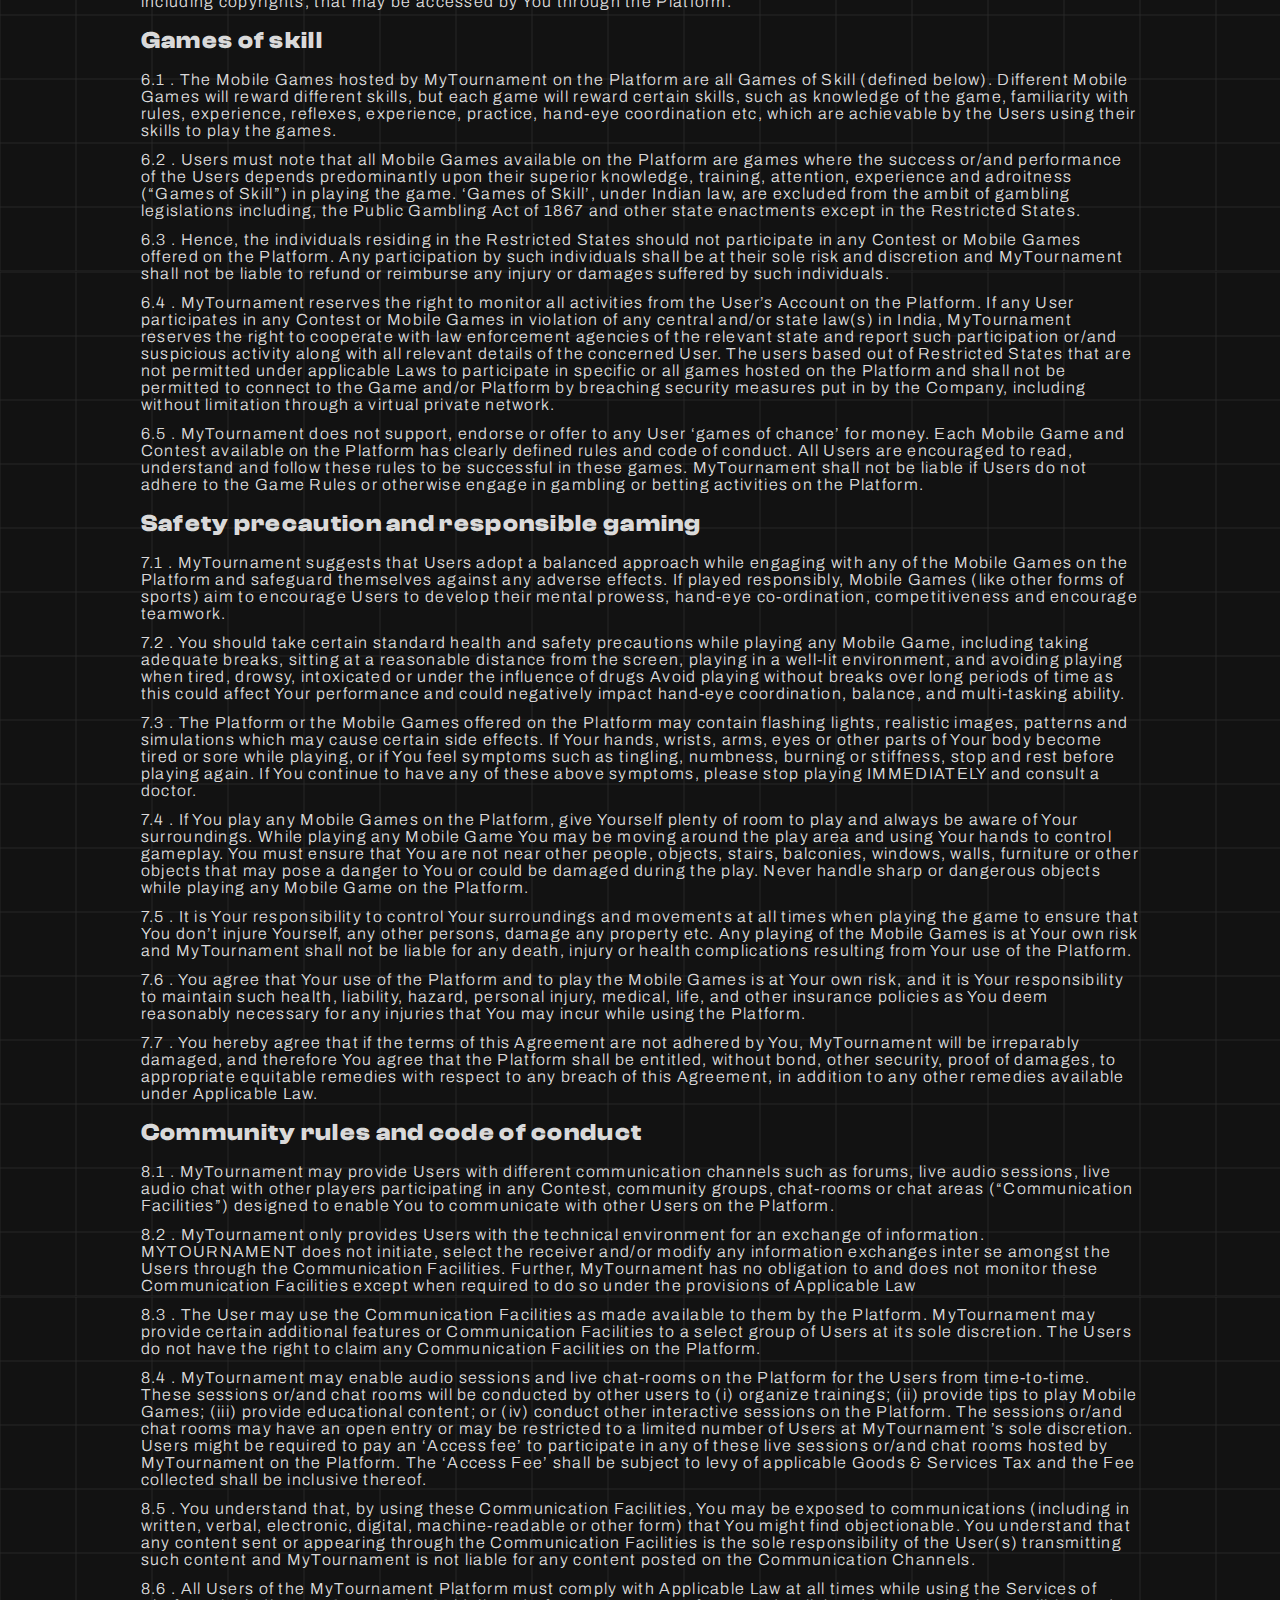
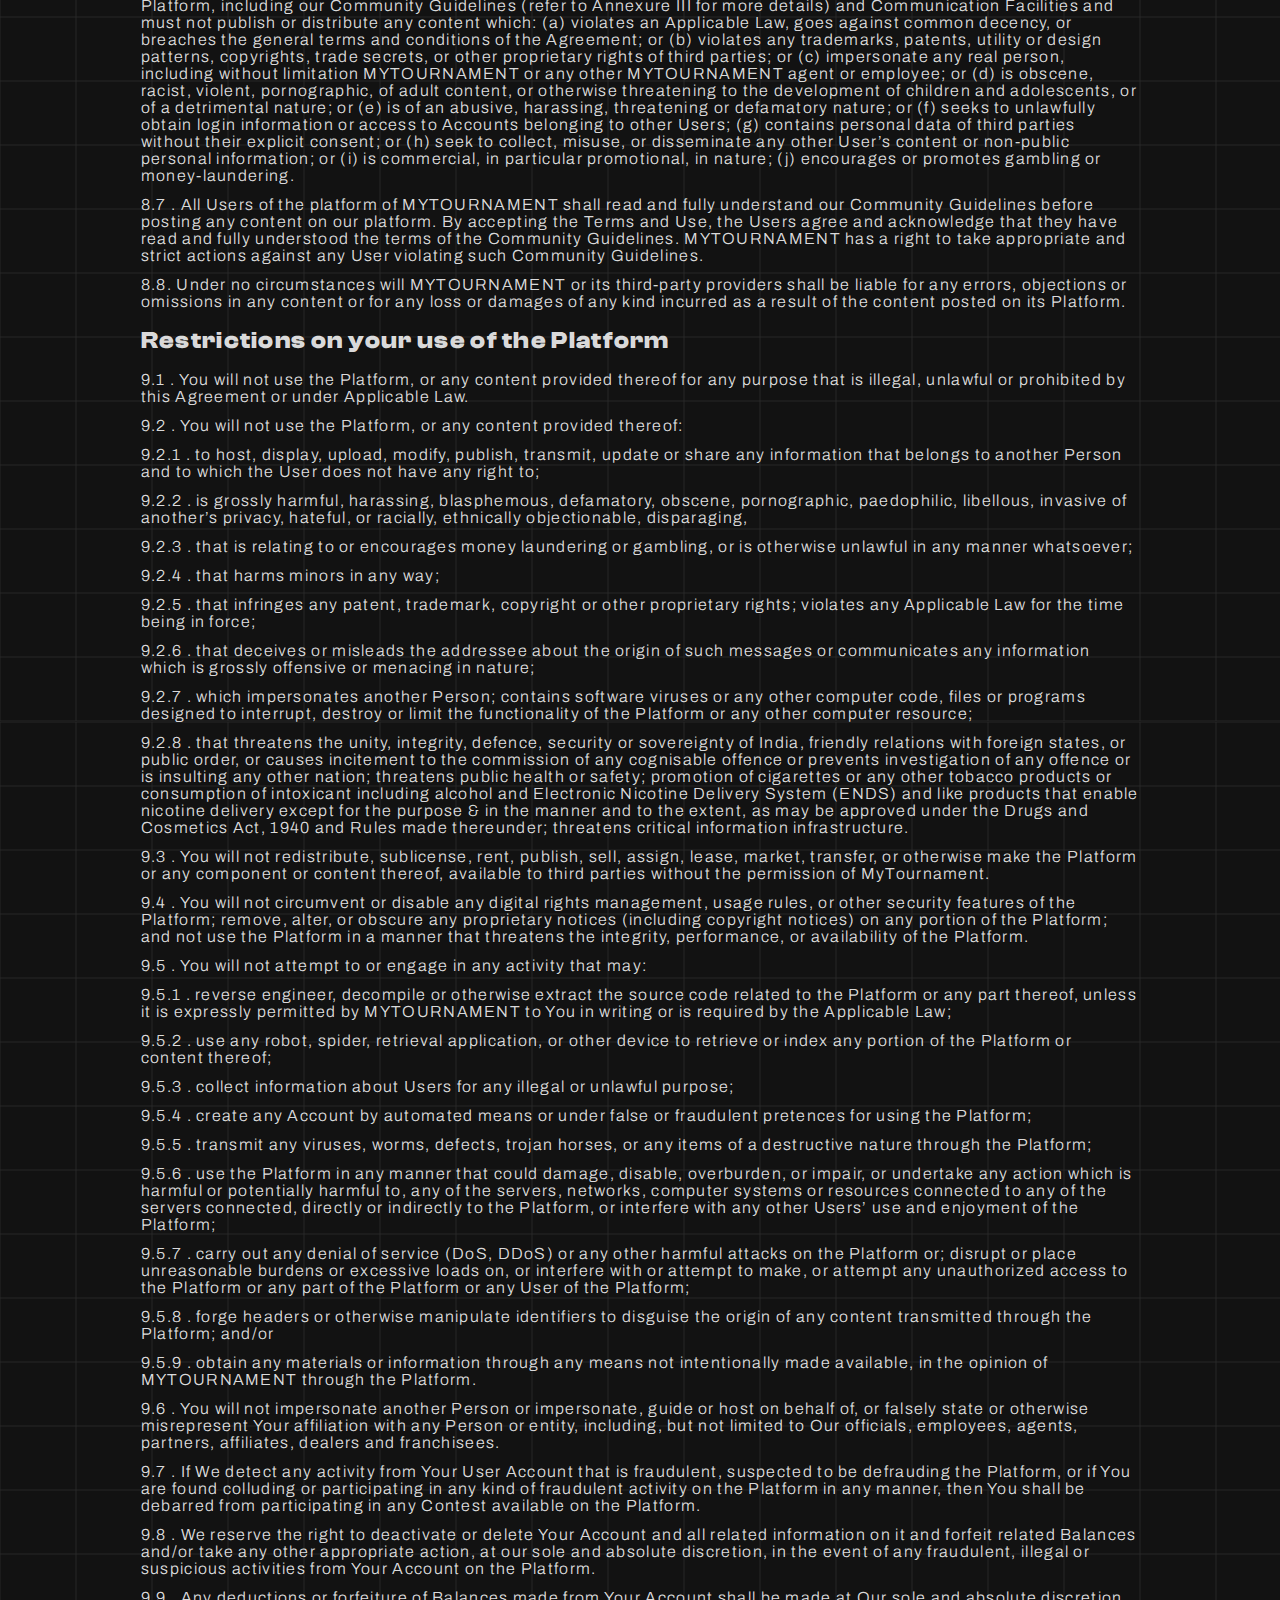
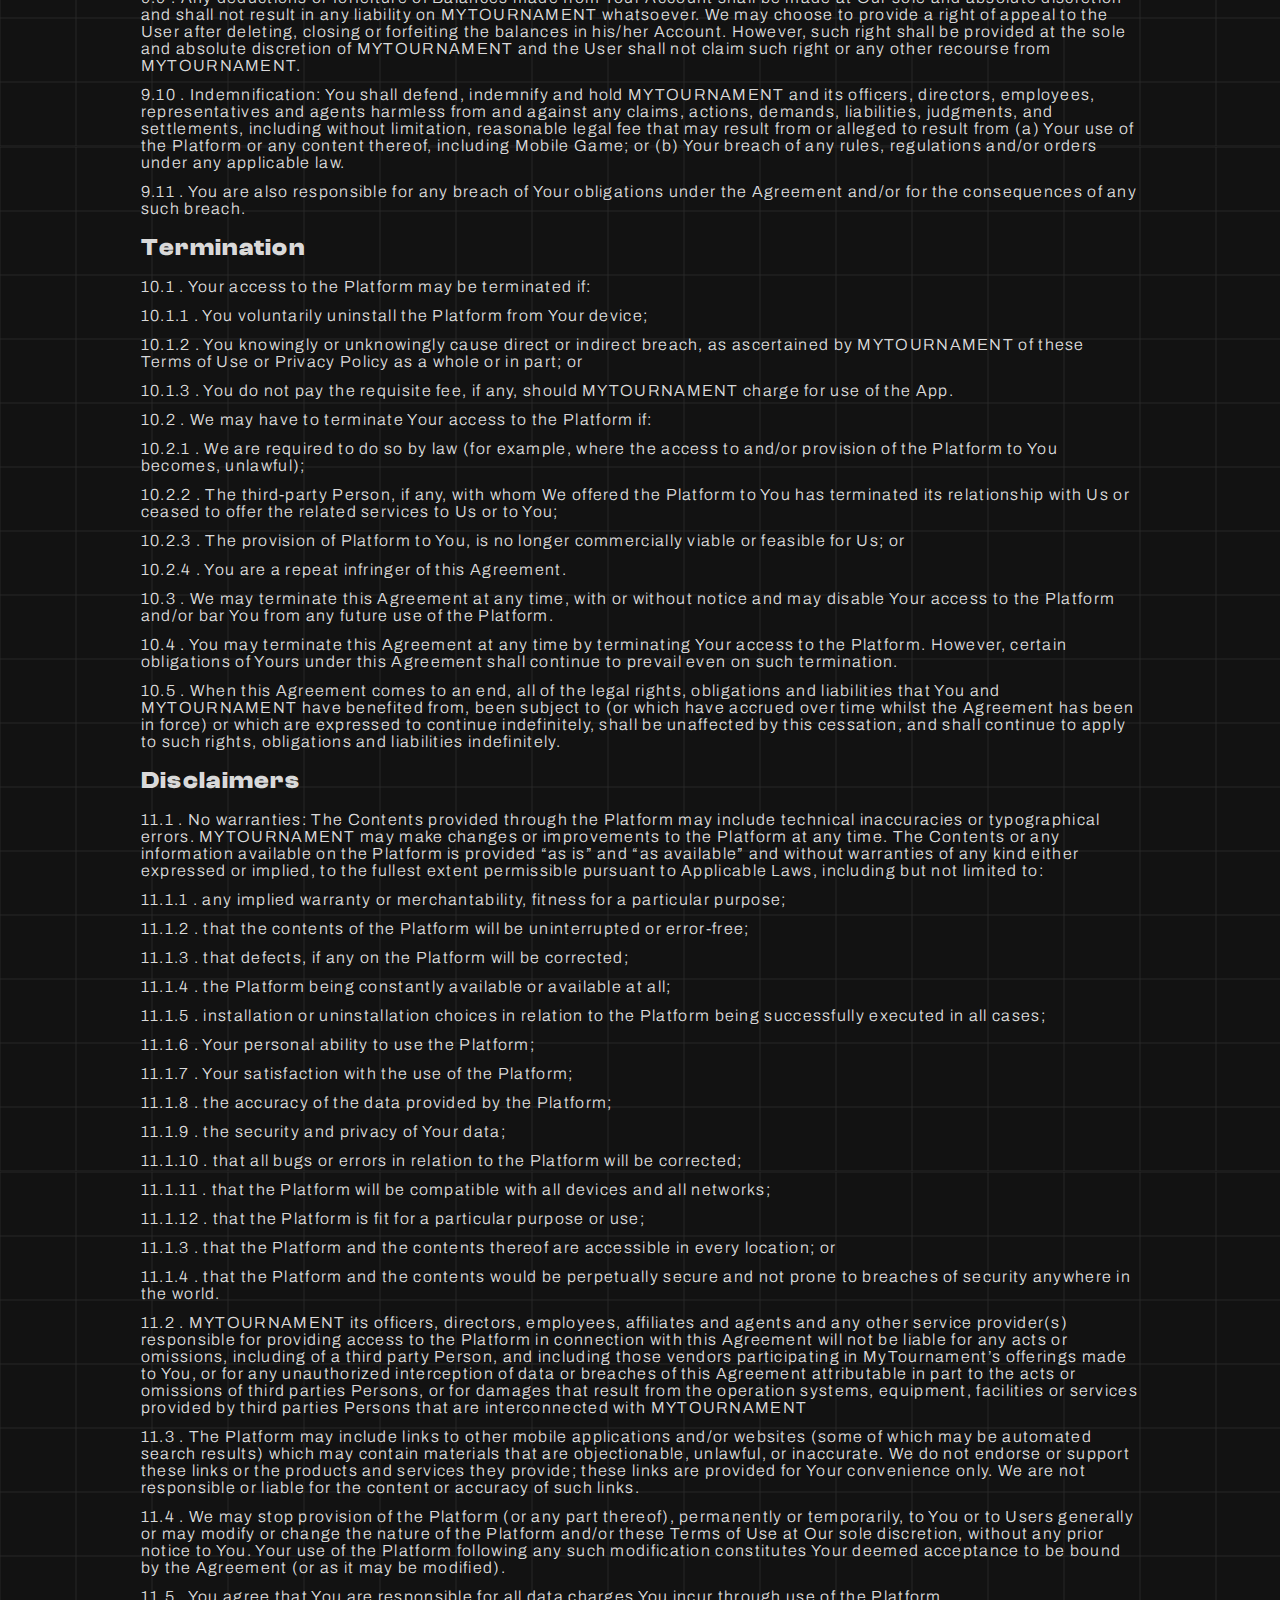
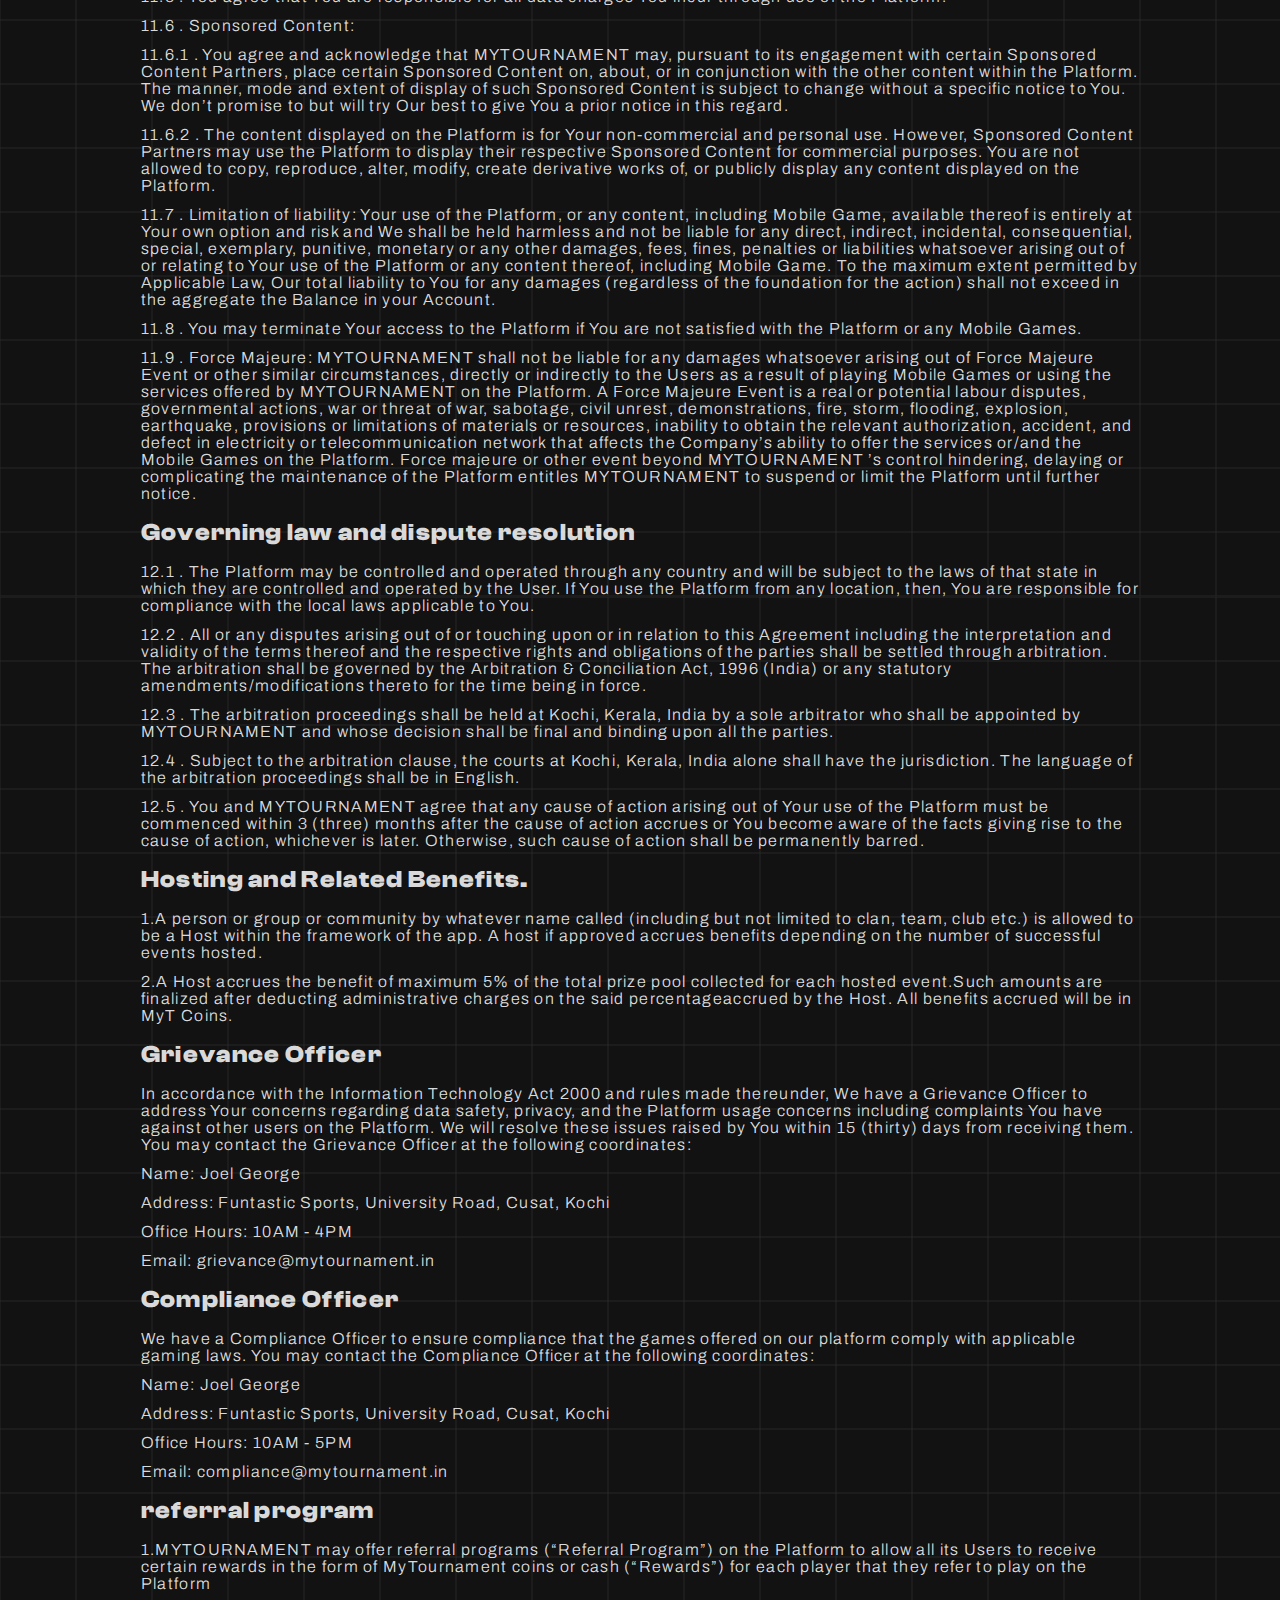
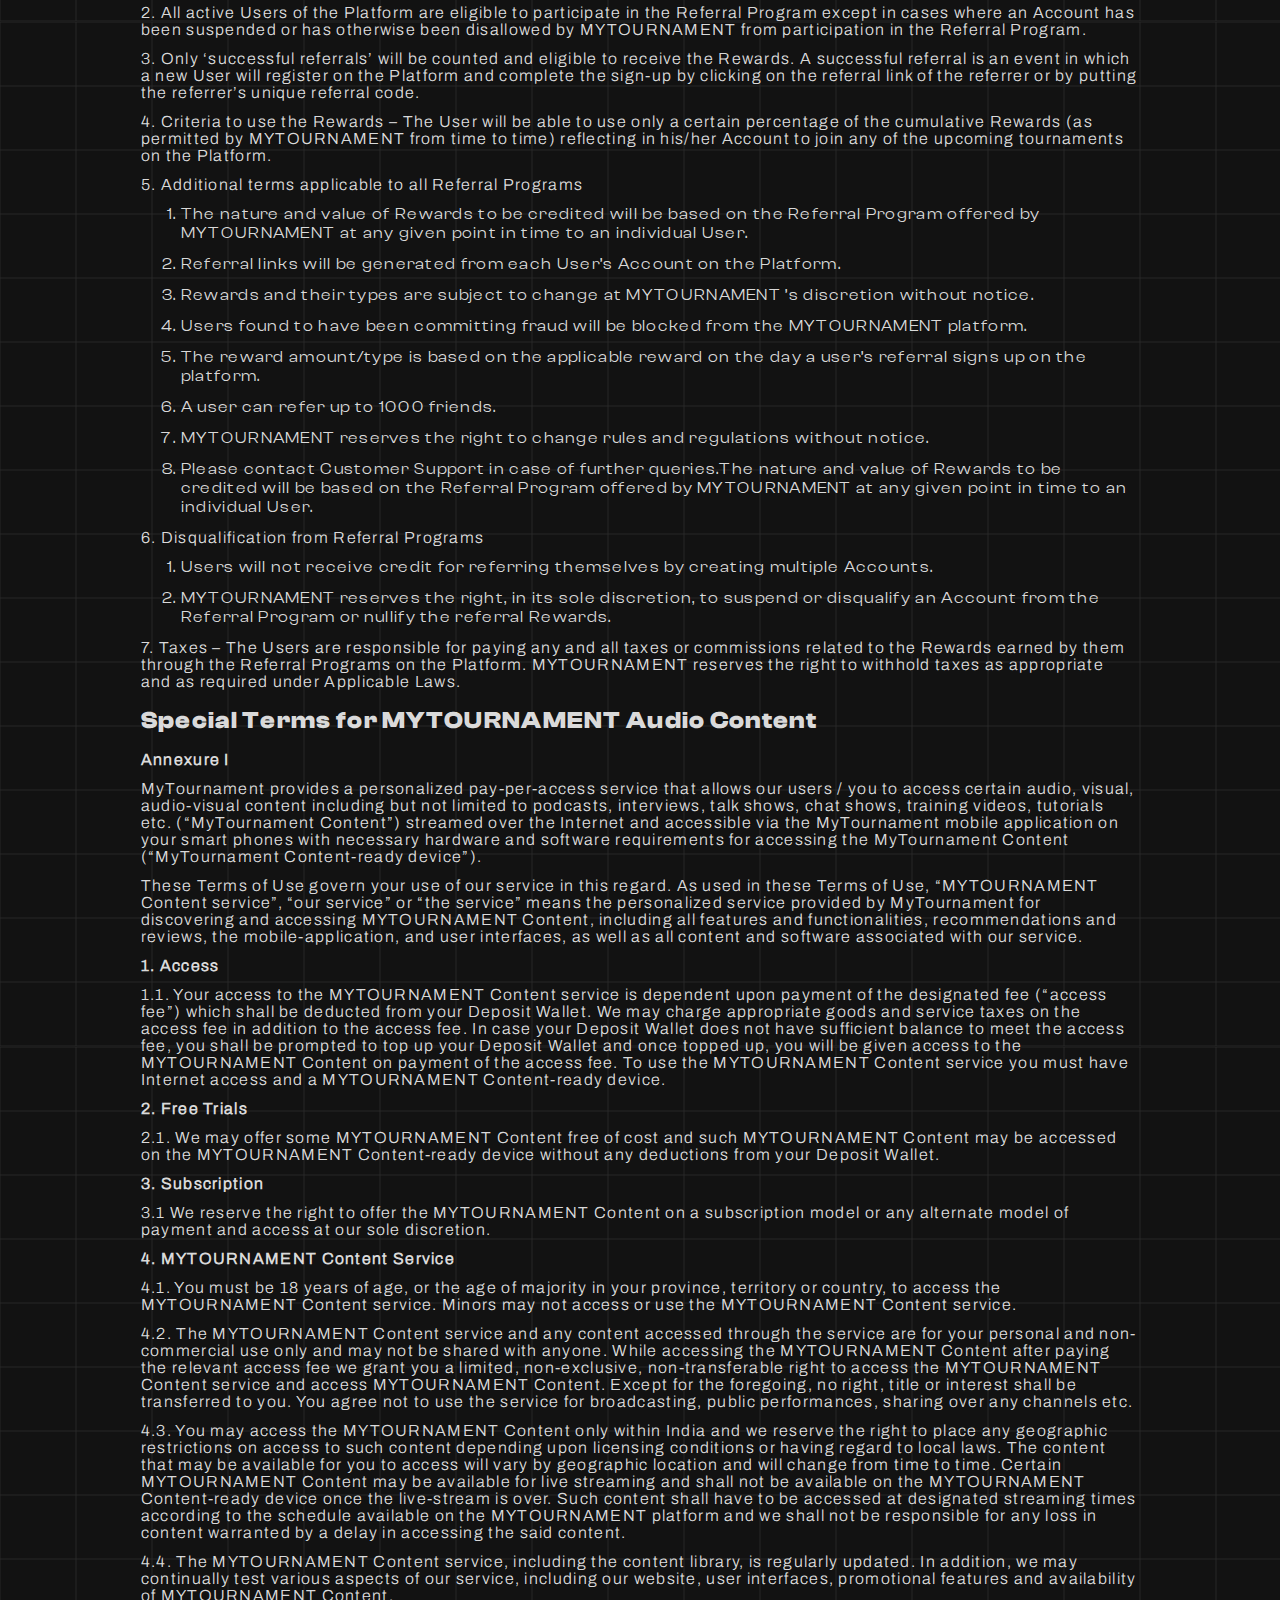
<file: terms.html>
<!DOCTYPE html><html><head><meta charSet="utf-8"/><meta name="viewport" content="width=device-width"/><title>My Tournament - Terms and Condition</title><meta name="description" content="My Tournament - Terms and condition page"/><meta name="keywords" content="Terms and condition, MyTournament, esports platform, tournaments, Call of Duty Mobile, BGMI, Apex Legends, Pokemon United, cash prizes, gaming enthusiasm"/><link rel="icon" href="/favicon.ico"/><meta name="next-head-count" content="6"/><link rel="preload" href="/_next/static/css/6175134caecd14a9.css" as="style"/><link rel="stylesheet" href="/_next/static/css/6175134caecd14a9.css" data-n-g=""/><link rel="preload" href="/_next/static/css/a13bb5b0bfc5fab5.css" as="style"/><link rel="stylesheet" href="/_next/static/css/a13bb5b0bfc5fab5.css" data-n-p=""/><noscript data-n-css=""></noscript><script defer="" nomodule="" src="/_next/static/chunks/polyfills-c67a75d1b6f99dc8.js"></script><script src="/_next/static/chunks/webpack-ee7e63bc15b31913.js" defer=""></script><script src="/_next/static/chunks/framework-7751730b10fa0f74.js" defer=""></script><script src="/_next/static/chunks/main-591bb7ec51acdc0d.js" defer=""></script><script src="/_next/static/chunks/pages/_app-4c54ea77194f2fd3.js" defer=""></script><script src="/_next/static/chunks/pages/terms-e2249f2087d7ade5.js" defer=""></script><script src="/_next/static/gajeTtEhWe_yTb8H38EOO/_buildManifest.js" defer=""></script><script src="/_next/static/gajeTtEhWe_yTb8H38EOO/_ssgManifest.js" defer=""></script></head><body><div id="__next"><div class="layout"><nav class="navbar_navbar__Jbjn8 false"><div style="transform:translateY(-200%) translateZ(0)"><a href="/"><span style="box-sizing:border-box;display:inline-block;overflow:hidden;width:initial;height:initial;background:none;opacity:1;border:0;margin:0;padding:0;position:relative;max-width:100%"><span style="box-sizing:border-box;display:block;width:initial;height:initial;background:none;opacity:1;border:0;margin:0;padding:0;max-width:100%"><img style="display:block;max-width:100%;width:initial;height:initial;background:none;opacity:1;border:0;margin:0;padding:0" alt="" aria-hidden="true" src="data:image/svg+xml,%3csvg%20xmlns=%27http://www.w3.org/2000/svg%27%20version=%271.1%27%20width=%27289%27%20height=%2735%27/%3e"/></span><img alt="logo" src="[data-uri]" decoding="async" data-nimg="intrinsic" style="position:absolute;top:0;left:0;bottom:0;right:0;box-sizing:border-box;padding:0;border:none;margin:auto;display:block;width:0;height:0;min-width:100%;max-width:100%;min-height:100%;max-height:100%;object-fit:contain"/><noscript><img alt="logo" src="/_next/static/media/mytournament_text_white.52748f61.svg" decoding="async" data-nimg="intrinsic" style="position:absolute;top:0;left:0;bottom:0;right:0;box-sizing:border-box;padding:0;border:none;margin:auto;display:block;width:0;height:0;min-width:100%;max-width:100%;min-height:100%;max-height:100%;object-fit:contain" loading="lazy"/></noscript></span></a></div><div class="navbar_navbarLinksDesk__uCbfv" style="transform:translateY(-200%) translateZ(0)"><a href="/">Home</a><a href="/about">About Us</a><a href="/contact">Contact</a></div><button class="navbar_navbarMenuButton__ZgD_Z false"><svg width="20" height="20" viewBox="0 0 20 20" fill="none" xmlns="http://www.w3.org/2000/svg"><circle cx="10" cy="10" r="9" stroke="white" stroke-width="2"></circle></svg></button></nav><main class="main__page"><div class="terms_TermsAndConditionsContainer__AzzIM"><div class="terms_container__Kb96O"><h1>Terms &amp; Conditionss</h1><div><p class="terms_subheading__21oHJ">TERMS AND CONDITIONS OF USE</p><p class="terms_subheading__21oHJ">Date of last update: coordinate</p><p>These terms and conditions of use (“Terms of Use”) along with other policies available on our platform forms a legally binding agreement between You and Funtastic Sports Pvt. Ltd. (“MyTournament ”, “Our”, “We”, “Us”).</p><p class="terms_subheadingStrong__i175D">PLEASE READ THESE TERMS OF USE CAREFULLY BEFORE PLAYING ANY MOBILE GAMES OR/AND USING THE MYTOURNAMENT PLATFORM.</p><p class="terms_section__NfToP">If You do not agree with any part of these Terms of Use or/and Privacy Policy, kindly refrain from playing any Mobile Games or otherwise using Our services on the Platform.</p><p class="terms_section__NfToP">We have tried Our best to keep these Terms of Use as simple and short as possible. Nevertheless, We realise that despite all Our efforts, this is a rather long document. For Your convenience, We have summarised some of the key clauses and linked them to the relevant section. Bear in mind that the summary highlights just the key aspect of the relevant section and not the entire section itself. So please refer to the section itself to get the full picture.</p><section class="terms_section__NfToP"><ul><li>You may only use Our web portal https://www.mytournament.in/, partner websites, mobile applications and other portals (collectively, the “Platform”) if You agree to abide by the terms and conditions as laid down in this Agreement. To better understand the scope of these Terms of Use, how they may be updated and the meaning of the various words used in these Terms of Use please refer to the Introduction section of these Terms of Use.</li><li>Only people of sound mind who are above 18 years of age may use this Platform.</li><li>This Platform may not be used by residents of Assam, Odisha, Nagaland, Sikkim, Meghalaya, Andhra Pradesh and Telangana. Further, there may be certain games that may be restricted in some additional states. To understand more about who may use this platform please refer to Our Eligibility section</li><li>You may register on the Platform and add cash to Your account by following the registration procedure laid down in the section on Nature and use of the Platform.</li><li>Please note that Your User Details will be accessible to other users on the Platform. For the same purposes information Such as Name, Bank details, KYC details will not be shared with the public and will only be made available for internal use.</li><li>The rules governing Your participation in the Contests available on Our Platform are available at Our section on Participation. Further, each Mobile Game may be subject to its own Game Rules and Code of Conduct. To understand Mobile Games better please refer to Our section on Mobile Games.</li><li>Please note that We have the sole discretion to determine the terms applicable on any Contest including the Awards to be given in any Contest. Further, the Designated Amount paid for any contest is non-refundable and may only be refunded under the circumstances stated in Our Return, Refund and Cancellation policy.</li><li>Winnings may be withdrawn by You from Your account, subject to the condition that a minimum amount of INR 10,000/- (Ten Thousand Only) shall only be allowed to be withdrawn per user and shall be subjected to the completion of KYC verification and account validation and will be subject to TDS deductions.</li><li>Only skill-based games are available on Our Platform. To understand more about the nature of games offered on Our Platform please refer to Games of skill section.</li><li>We further request that You follow the precautions laid down in Our Safety section while playing Mobile Games on Our Platform.</li><li>While using the various communication channels provided on Our Platform You must abide by rules stated in Our Community rules and code of conduct section.<!-- --> </li><li>You may not use the Platform in ways stated in Our Restrictions section. You will indemnify Us in the event We suffer any losses on account of Your use of Our Platform or Your failure to abide by this Agreement.</li><li>Circumstances under which Your access to the Platform or this Agreement may be terminated are stated in the Termination section.</li><li>Your use of this Platform is completely at Your own risk. We disclaim all warranties in relation to the Platform. To understand more please refer to Our Disclaimer section.</li><li>Any dispute between You and Us will be resolved by way of Arbitration which will be conducted in Kochi, Kerala, India by a sole arbitrator appointed by Us. For further details refer to Our Governing law and dispute resolution section.</li><li>If You have any complaints or grievances over any of the Services offered on the Platform, please contact our Grievance Officer.<!-- --> </li></ul></section></div><section class="terms_mainSection__IEJum"><h2 class="terms_subheading__21oHJ">Introduction</h2><p class="terms_section__NfToP">1.1. Funtastic Sports Pvt. Ltd. is an Indian company incorporated under the Companies Act, 2013. Funtastic Sports Pvt. Ltd. operates a mobile gaming portal in India, which offers various skill and learning based digital games developed by Third-Party Game Developers and other promotional and interactive features (collectively “Services”) through its web portal https://www.mytournament.in/ partner websites, mobile applications and other portals (collectively, the “Platform”).</p><p class="terms_section__NfToP">1.2 . Capitalized terms used herein but not defined shall have the meanings ascribed to them under section 1.9 (Definitions and Interpretation) of this Agreement.</p><p class="terms_section__NfToP">1.3 . This Agreement shall apply to all Persons who visit the Platform, or create a player Account including any contributors of content over the Platform, and/or any third party interacting with Funtastic Sports Pvt. Ltd., directly or indirectly in official capacity or having/intending to have business or commercial relationships with Funtastic Sports Pvt. Ltd., whatsoever (the “Users”, “You” or “Your”) as applicable.</p><p class="terms_section__NfToP">1.4 . By registering on, browsing, downloading, using or accessing any part of the Platform or utilizing the Services, all Users agree to be bound by this Agreement.</p><p class="terms_section__NfToP">1.5 . If at any time the User does not accept or agree to any terms of this Agreement, on a continuing basis in relation to any of the Services offered on the Platform, they should refrain from accessing the Platform.</p><p class="terms_section__NfToP">1.6 . Funtastic Sports Pvt. Ltd. reserves the right to periodically review, update, change or replace any part of these Terms of Use or other terms of the Agreement as it may consider appropriate at its sole and absolute discretion</p><p class="terms_section__NfToP">1.7 . Any changes to these Terms of Use will be posted on this page wherever appropriate. The Users must visit this page periodically for updates on the Terms of Use applicable to their use of the Platform.</p><p class="terms_section__NfToP">1.8 . Any Users’ continued usage of the Platform after any such update, change, replacement or modification in the Agreement constitutes their valid consent to such changes.</p><p class="terms_section__NfToP">1.9 . <strong>Definitions</strong></p><p class="terms_section__NfToP">1.9.1 . “Agreement” shall mean these Terms of Use, the Privacy Policy and any other rules or policies available on the Platform including all other additional or modified terms and conditions and policies in relation to the Platform or any current or future services that may be offered by MyTournament . This Agreement is published in accordance with the provisions of Rule 3(1) of the Information Technology (Intermediary Guidelines) Rules, 2011. This Agreement is an electronic record generated by a computer system and does not require any physical or digital signatures.</p><p class="terms_section__NfToP">1.9.2 . “Applicable Law” means all laws, statutes, common law, regulations, ordinances, codes, rules, guidelines, orders, permits, tariffs and approvals, including those relating to health and safety, of any governmental authority or self-regulatory guideline that may apply to the Users or is related to the subject matter of this Agreement as applicable in the territory of India.</p><p class="terms_section__NfToP">1.9.3 . “Contest” is a skill based competition offered by MyTournament on the Platform in which Users compete either in a tournament or 1v1, squads of two or more persons battle by playing the Mobile Games on the Platform. Contests can be either ‘paid’ or ‘free to play’. Paid Contests require the Users to pay a Designated Amount via ‘MyT coin’ ‘MyTournament coins’ for participation, whereas free to play Contests are open to all Users without requirement of any monetary payment.</p><p class="terms_section__NfToP">1.9.4 . “Balance” is the credit (in the form of MyTournament coins) available in an Account and includes amount added by a User through Deposits or/and earned through Winnings by participating in Contests on the Platform.</p><p class="terms_section__NfToP">1.9.5 . “Deposit” is the amount added by the User to his/her Account through his/her preferred payment mode (e-wallet, debit/credit cards, UPI/BHIM, net banking). The Deposit conversion ratio is INR. 1/- (INR One Only) = 1 MyT coin (One MyTournament coin).</p><p class="terms_section__NfToP">1.9.6 . “Designated Amount” refers to the amount which Users pay either in the form of cash Balance available in their Account to participate in a Contest on the Platform as their respective contribution to the Prize Money Pool.</p><p class="terms_section__NfToP">1.9.7 . “Mobile Games” refers to the digital games of skill including fantasy games available on the Platform developed by MyTournament or Third-Party Game Developers.</p><p class="terms_section__NfToP">1.9.8 . “Person” shall mean any natural person, limited or unlimited liability company, corporation, partnership (whether limited or unlimited), proprietorship, Hindu undivided family, trust, union, association, government or any agency or political subdivision thereof or any other entity that may be treated as a person under the Applicable Law.</p><p class="terms_section__NfToP">1.9.9 . “Prize Money Pool” is the actual or projected amount that is to be distributed amongst the winner(s) of the Contest and is declared at the start of the Contest.</p><p class="terms_section__NfToP">1.9.10. “Sponsored Content” means content distinct from other regular editorial content provided by MyTournament , and displayed on the Platform in the form of audio, video, text and/or image media which supports a third party’s brand message, promotional offers, discounts and/or views that are readily identifiable to belong to a third-party upfront through distinct and distinguishable font, colour, display schemes and/or usage of disclaiming words (such as “Ad”, “Powered by”, “Sponsored by”, “With”, “Advertorial” and such other phrase of similar meaning).</p><p class="terms_section__NfToP">1.9.11 . “Sponsored Content Partner” means a User engaged with Us for the display of Sponsored Content on the Platform.</p><p class="terms_section__NfToP">1.9.12 . “Third Party Game Developer” refers to any Person (natural or juristic) whose Mobile Game is available on the Platform.<!-- --> </p><p class="terms_section__NfToP">1.9.13 . “MyTournament coin” (MyT Coin) is an award in the form of MyT coins that may be given to any User at MyTournament ’s sole discretion for participating on the Platform.</p><p class="terms_section__NfToP">1.9.14 “Winnings” are awards (either in the form of MyT coins or promotional gifts) given to one ormore User(s) as per pre-declared format as a distribution of the Prize Money Pool for winning and/or ranking as a top-performer in a particular Contest on the Platform.</p><p class="terms_section__NfToP">1.9.15 “Host” A Host is Any person or community who uses the app to conduct, promote or organize matches, events, playlist, tournaments etc within the supported third-party applications.</p><p class="terms_section__NfToP">1.10 . <strong>Interpretation</strong></p><p class="terms_section__NfToP">1.10.1 . Any reference to the singular includes a reference to the plural and vice versa, and any reference to one gender includes a reference to other gender(s), unless explicitly provided for.</p><p class="terms_section__NfToP">1.10.2 . Headings and captions are used for convenience only and not for interpretation of the Agreement.</p><p class="terms_section__NfToP">1.10.3 . Any reference to a natural Person shall, include his/her heirs, executors and permitted assignees and any reference to a juristic Person shall, include its affiliates, successors and permitted assignees, unless repugnant to the context.</p></section><section class="terms_mainSection__IEJum"><h2 class="terms_subheading__21oHJ">Eligibility</h2><p class="terms_section__NfToP">2.1 . Any browsing, registering, downloading, using or accessing by any Person of any part of the Platform or utilisation of any of the services offered by MyTournament will be deemed to constitute a legal contract between the User and MyTournament .</p><p class="terms_section__NfToP">2.2 . A User may use the Platform if (a) it is a natural Person, as per any Applicable Law, regulation or generally accepted practices or guidelines applicable in the country of which User is a citizen, in which User is a resident or from where User uses the Platform; or (b) it is a juristic Person, as per any Applicable Law, regulation or generally accepted industry practices and guidelines applicable in the country where User is registered, where User maintains its principal office or from where User uses the Platform</p><p class="terms_section__NfToP">2.3 . Any User who is “incompetent to contract” within the meaning of the Indian Contract Act, 1872 including minors, un-discharged insolvents etc. is not eligible to enter into this Agreement with MyTournament .</p><p class="terms_section__NfToP">2.4 . The Platform should not be used, installed, or played by any Person under the age of 18 years.</p><p class="terms_section__NfToP">2.5 . No Person, whether an MyTournament employee or not, who is involved in the development of Mobile Games or/and algorithms on the Platform can participate in any Mobile Games on the Platform, where such participation could alter, modify or unduly influence his/her performance on the Mobile Game, without express written permission of MyTournament and subject to such terms and conditions as MyTournament may seek to impose on such Person.</p><p class="terms_section__NfToP">2.6 . The Mobile Games and the services available on the Platform are open only to Persons currently residing in India. Persons residing in the state of Assam, Odisha, Nagaland, Sikkim, Meghalaya, Andhra Pradesh and Telangana (“Restricted States”) are prohibited from participating in any Mobile Games on the Platform. Further, there may be certain games that may be restricted in some additional states. Please check the Special Rules/Terms of each Game to know more.</p><p class="terms_section__NfToP">2.7 . Only those Users who have successfully registered on the Platform in the manner prescribed in section 3 (Nature and Use of the Platform), and who utilize the services of the Platform in accordance with the Agreement including these Terms of Use, shall be eligible to use the Platform.</p><p class="terms_section__NfToP">2.8 . Certain services being provided on the Platform may be subject to additional conditions or rules applicable to a particular Mobile Game or Contest in that respect (“Game Terms”). Such Game Terms are deemed to be incorporated herein by reference. Users must agree to these Game Terms before playing any such Mobile Game or Contest on the Platform. To the extent that these Terms of Use are inconsistent with Game Terms, the Game Terms shall prevail.</p><p class="terms_section__NfToP">2.9 . MyTournament reserves the right to terminate any User’s Account and/or deny access to the Platform if it is brought to MyTournament ’s notice that a particular User has violated the Agreement including any of these Terms of Use.</p></section><section class="terms_mainSection__IEJum"><h2 class="terms_subheading__21oHJ">Nature and use of the Platform</h2><p class="terms_section__NfToP">3.1 . MyTournament provides the Platform to You on which You can play Mobile Games either offered by MyTournament or independent Third Party Game Developers. These Mobile Games run online over the Platform and do have to be separately downloaded or installed.</p><p class="terms_section__NfToP">3.2 Registration: You may register by approving and agreeing to this Agreement and providing Your registered mobile phone number, email and full name, on the Platform. Your mobile number will be verified by MyTournament using a one-time password (“OTP”) system. Upon successfully verifying the OTP, an account will be created for You (“Account”). The verification can also be done via e-mail after successfully providing a valid email ID with MyTournament and activating the link/code thus provided by US.</p><p class="terms_section__NfToP">3.3 . By registering for an Account, You represent, warrant and agree that:</p><p class="terms_section__NfToP">a) You fulfil the eligibility criteria as detailed in section 2 (Eligibility).</p><p class="terms_section__NfToP">b) You are using Your actual identity and the mobile phone number you have provided is registered in Your own name.</p><p class="terms_section__NfToP">c) You will provide only true, accurate, current, and complete information about Yourself, including optional information such as Your profile photograph, cover photograph, user-id etc., on the Platform (“User Details”); For the same purposes information Such as Name, Bank details, KYC details will not be shared with the public and will only be made available for internal use.</p><p class="terms_section__NfToP">d) You will maintain and promptly update the User Details and other information that You provide on the Platform to keep it true, accurate, current, and complete.</p><p class="terms_section__NfToP">3.4 .The Users acknowledge that their User Details will be accessible to other User on the Platform and shall be available for MyTournament to create promotional and interactive content over the Platform.</p><p class="terms_section__NfToP">3.5 . Your Account is for Your personal use only. You shall not impersonate someone else. By creating an Account after providing a mobile phone number and verifying it using an OTP, You represent, warrant, and agree that You are authorized to use the Platform and will abide by the Agreement.<!-- --> </p><p class="terms_section__NfToP"><strong>3.6 Privacy</strong></p><p class="terms_section__NfToP">a) Our privacy policy available at http://www.mytournament.in (“Privacy Policy”) explains how We treat Your personal data and protect Your privacy when You use the Platform and our Services. By using the Platform, You agree that We can use Your data and other information according to the Privacy Policy.<!-- --> </p><p class="terms_section__NfToP">b) You are responsible for maintaining the confidentiality of passwords associated with any device You use to access the Platform. Accordingly, You are solely responsible for all activities that occur with Your device. If You become aware of any unauthorised use of Your device, You are required to notify the relevant authorities as soon as possible.</p><p class="terms_section__NfToP">c) By visiting the Platform and creating an account on the Platform, You grant MyTournament your irrevocable and informed consent to use your profile name, profile picture, and Winnings in a Contest and/ or Winnings in total on the Platform (“Your Profile Information“) for advertisements, promotions, offers, and any other sponsored content that MyTournament may display on the Platform or any other marketing channels, including its digital channels, television, print and publication, without requiring any further consent from You and without being required to pay any compensation to You.</p><p class="terms_section__NfToP">d) You further grant to MyTournament an exclusive, transferable, sub-licensable, royalty-free and worldwide licence to host, use, distribute, modify, run, copy, publicly perform or display, translate and create derivative works from Your Profile Information.</p><p class="terms_section__NfToP">e) You understand, represent and accept that Your Profile Information or any related materials will not violate the rights of any third party rights or give rise to any claim that another party’s rights have been or will be violated as a result of MyTournament ’s use or publication of Your Profile Information. You understand and agree that You will be liable to MyTournament for any damage or cost (including reasonable attorney fees) it may suffer arising out of its use of Your Profile Information. You also understand that you will not be entitled to receive any royalties for the use of your Profile Information by or through MyTournament .</p><p class="terms_section__NfToP">f) You understand and grant to MyTournament , its subsidiaries, affiliates, successors and those acting with its authority, with respect to Your Profile Information all copyrights and derivative rights in Your Profile Information and a non-exclusive, perpetual right to use, publish, re-publish or reproduce Your Profile Information by any means MyTournament sees fit for the purposes stated above.</p><p class="terms_section__NfToP">g) By using the Platform, you irrevocably waive any claim against MyTournament relating to the use of Your Profile Information and promise not to bring any such claim or action in the future. You also waive any right to inspect, modify, approve or disapprove the content, layout, representation, presentation or other aspect of Your Profile Information as recorded by MyTournament during your use of the Platform.</p><p class="terms_section__NfToP"><strong>Deposits</strong></p><p class="terms_section__NfToP">a) In order to participate in certain Contests, the Users may be required to pay a Designated Amount in the form of MyT Coins. Users may add cash to their Account by using any of the payment modes available on the Platform and purchase MyT Coins.</p><p class="terms_section__NfToP">b) The Deposits used to purchase MyT Coins are non-refundable and said MyT Coins may be used to participate in Contests in the manner provided under section 4 (Participation in Contests).</p><p class="terms_section__NfToP">3.8 .Each User is solely responsible for all activities that occur under their Account, including the use of any of the Services on the Platform.</p><p class="terms_section__NfToP">3.9 . MyTournament grants such Users a non-transferrable, limited, non-exclusive and revocable privilege to register an Account on and use the Platform.</p><p class="terms_section__NfToP">3.10 . If MyTournament identifies that the same User Details are being used under multiple accounts, then MyTournament at its sole discretion will terminate/deactivate the Account without the Users’ consent and any Deposit in the Account will not be refunded.</p><p class="terms_section__NfToP">3.11 . MyTournament , at its sole and absolute discretion and without any notice to the Users, reserves the right to restrict, suspend or terminate any Account or access to the Platform temporarily or permanently to any User.</p><p class="terms_section__NfToP">3.12 . MyTournament may, at its sole and absolute discretion restrict, change, suspend, or terminate any User’s access to all or any part of the Platform, including but not limited to:</p><p class="terms_section__NfToP">a) reject, move, or remove any material that may be submitted by the User;</p><p class="terms_section__NfToP">b) move or remove any content that is available on the Platform;</p><p class="terms_section__NfToP">c) deactivate or delete an Account and all related information and files on their Account</p><p class="terms_section__NfToP">d) establish general practices and limits concerning use of the Platform and the services and</p><p class="terms_section__NfToP">e) assign its rights and liabilities with respect to all Accounts hereunder, to any entity.</p><p class="terms_section__NfToP">3.13 . Notwithstanding anything to the contrary herein, the Users acknowledge and agree that they shall have no ownership or other interest in their Account, and further acknowledge and agree that all rights in and to their Account are and shall forever be owned by and inure to the benefit of MyTournament .</p><p class="terms_section__NfToP">3.14 . The Users also accepts to receive news, updates, offers/campaign related SMS, to the mobile phone number provided by the User, except when prohibited under Applicable Laws.</p><p class="terms_section__NfToP"><strong>Platform Fee Information</strong></p><p class="terms_section__NfToP">a) MyTournament charges a Platform Fee from the User(s), for making available its e-platform where various games of skill &amp; other content are available and providing the service to the Users to participate in those games of skill or consume the content as offered.</p><p class="terms_section__NfToP">b) The Platform Fee for all the products/games is a fixed rate % of the Designated Amount and is between 0% and 33% and under extreme exceptional cases may go beyond this range.</p><p class="terms_section__NfToP">c) MyTournament , in accordance with the Terms &amp; Conditions of the Bonus Program, may give a Discount in the Platform Fee and thus the Designated Amount shall be accordingly recovered from the User’s MyT Coin Balances.</p><p class="terms_section__NfToP">d) This can be easily deduced from the Designated Amount and the total prize offered.</p><p class="terms_section__NfToP">In Case Person B joins through the referral of Person A, Person B will get a bonus of 10 MyT Coins. If Person B spends the MyT Coins to join a match, Person A will receive a bonus of 10 coins .<!-- --> </p><p class="terms_section__NfToP">Pooled Tournaments = Tournaments where the Total winnings on offer increases with the number of slots filled in the tournament. However, the Platform Fee on each registration remains constant for any number of slots filled.</p><p class="terms_section__NfToP">Non-Guaranteed Tournaments = Tournaments which get cancelled and all Designated Amount paid shall be refunded if the minimum number of users required did not join the tournament</p><p class="terms_section__NfToP"><strong>Battle Arenas</strong></p><p class="terms_section__NfToP">Battle Arenas are a kind of battles where users pay a single Designated Amount to register. Players then compete with each other in a battle format.</p><p class="terms_section__NfToP">By the end of the duration of the Battle Arena, players are ranked on a leaderboard based on the number of wins he/she had out of all the battles he/she played.</p><p class="terms_section__NfToP">Cash Prizes are distributed to the winners based on their rank.<!-- --> </p><p class="terms_section__NfToP">MyTournament Platform Fee for such registrations is a preset percentage of the Designated Amount.<!-- --> </p><p class="terms_section__NfToP">MyTournament Platform Fee is subject to change as per MyTournament policy without prior notice.<!-- --> </p><p class="terms_section__NfToP">All users are subject to the terms and conditions of individual games. MyTournament is in no way associated or partnered with said games.<!-- --> </p><p class="terms_section__NfToP"><strong>Participation in contest</strong></p><p class="terms_section__NfToP">4.1 . The Users may use the Platform to participate in a variety of Contests available on the Platform.<!-- --> </p><p class="terms_section__NfToP">4.2 . In order to participate in a Contest, each User may be required to pay a Designated Amount to the Platform which is deducted from the Balance available in the Account of the User. The payment of the Designated Amount that Users make to participate in the Contest(s) is inclusive of the Platform fee for access to the MyTournament Services charged by Us and User’s contribution towards Prize Money Pool.</p><p class="terms_section__NfToP">4.3 . Each Contest has a pre-determined limit on the number of Users that can participate and a specified time before which entries must be made. A Contest is deemed to be a valid Contest on the Platform, only if the requisite number of Users register for the Contest before the prescribed entry time.<!-- --> </p><p class="terms_section__NfToP">4.4 . Any amount received by MyTournament as Designated Amount for participation in a Contest shall be non-refundable, except in the event that a Contest has been cancelled.<!-- --> </p><p class="terms_section__NfToP">4.5 . Contests shall be announced by MyTournament from time to time in any manner that is convenient to the Company, and MyTournament reserves the right to extend the participation and time limit for registration, cancel or postpone any Contest, and modify any terms, all with due notice to the Users of the Platform.</p><p class="terms_section__NfToP"><strong>4.6 Winnings</strong></p><p class="terms_section__NfToP">a) Awards for all Contests shall be pre-declared at the time of registration in the specific rules applicable to such Contest. Awards may be in the form of MyTournament coins, or promotional gifts.</p><p class="terms_section__NfToP">b) Users are eligible to withdraw only trade Winnings or cash Winnings from his/her Account to his/her respective bank/wallet account once it is validated and KYC (Know Your Customer) verified.</p><p class="terms_section__NfToP">i. Please ensure Your bank account / UPI ID are active, failing which, We will be unable to process the withdrawal and</p><p class="terms_section__NfToP">ii. In case of withdrawal through a bank account or UPI, please ensure that the name on Your KYC document matches / is the same as the name of the account holder submitted for withdrawing Winnings. In the event the name on the KYC document does not match with the account holder’s name, the same shall be considered invalid. In such an event, You may retry adding your bank account details / UPI ID to ensure the name matches with the name on your KYC document.</p><p class="terms_section__NfToP">c) KYC verification is mandatory as a proof of identity for making withdrawals from Your Account to Your bank/wallet account. KYC verification may be done through the Platform by providing certain details: (i) photograph of a valid government ID (Aadhaar Card, Driving License, PAN Card, Voter Card, Driving License etc.); and (ii) other User Details.</p><p class="terms_section__NfToP">d) MyTournament does not issue receipts for entries in the Contests. The entries are accounted within the Account on the Platform. It is the responsibility of the Users to ensure that the entries are accurate and the Winnings are duly credited to his Account.</p><p class="terms_section__NfToP">e) Any tax/levies/duty etc., as applicable on material prizes, shall be paid by the winner of the game. Based on TDS (tax deducted at source) Rules for any sort of game winning in India, 31.2% TDS should be deducted on any winning above Rs.10,000/- in a single game.</p><p class="terms_section__NfToP"><strong>4.7 Return, Refund and Cancellation</strong></p><p class="terms_section__NfToP">a) In the event, that there is an error in the Services provided by us, we may refund the Designated Amount paid, provided the reasons are genuine and proved after investigation by MyTournament .</p><p class="terms_section__NfToP">b) Please read the rules of each Mobile Game and Contest before participating.</p><p class="terms_section__NfToP">c) We do not cancel registrations once entered, however, in case of exceptional circumstances wherein the fault may lie with the payment gateway or from Our side, We will cancel your participation on request and refund the Designated Amount to You within a reasonable amount of time. Each user is allowed 1 free cancellation per month, such cancellation policy is subject to change without prior notice. Refund for cancellations will be made in MyT Coins only. All cancellations must be made at least 1 hour before the contest/match is scheduled to begin.</p><p class="terms_section__NfToP">d) In case we cancel your participation in any Mobile Game or Contest as a result of this, We will return Your Designated Amount to You within a reasonable amount of time for You to redeem the same by playing other Contests on MyTournament .</p><p class="terms_section__NfToP">e) We will try Our best to create the best user experience for You. If paid by credit card, refunds will be issued to the original credit card provided at the time of purchase and in case of payments made through a payment gateway, payment refunds will be made in a conto the same account.<!-- --> </p><p class="terms_section__NfToP">f) In case where the funds have been added to the wallet for participating test and the gameplay has been disrupted due to any issue with the user/host related server, no particular refund so the same will be given to the User unless specifically mentioned during the entry of each contest.<!-- --> </p><p> <!-- -->and Like a User Added 500 into wallet and having issue with the service after the 4th match of 100 per entry. so he has only 100 left in his wallet. In this case 4th match entry + 100 left in his wallet alle refund cheyenne ?</p><p class="terms_section__NfToP">4.8 . Users must use any money in their Account within 365 days. MyTournament shall have the right to directly forfeit any such unused amount after 365 (three hundred and sixty five) days. MyTournament does not permit any cash withdrawal against any idle balance lying in any user’s MyTournament account except in accordance with applicable law</p><p class="terms_section__NfToP"><strong>4.9 Bonus Program- Terms &amp; Conditions</strong></p><p class="terms_section__NfToP">4.9.1 As part of its Business Promotion strategy, MyTournament may run a Bonus Coin Promotion which is a Discount Program whereby the User is allowed to accumulate discount eligibility points (referred to as ‘Bonus Coin’) in a separate wallet referred to as ‘Bonus Wallet’.</p><p class="terms_section__NfToP">4.9.2 Such Bonus Coins are granted as per various business promotion strategies that may be run by MyTournament from time to time.</p><p class="terms_section__NfToP">4.9.3 The Bonus Coins are subject to control by MyTournament and the Company is free to put such restrictions on its availability, utilisation, inherent discount benefits, time validity, etc. as it may decided from time to time.</p><p class="terms_section__NfToP">4.9.4 MyTournament may allow upfront Cash Discount from the Platform Fee in lieu of the accumulated Bonus Coins in accordance with the conversion ratio as the Company may be decided from time to time for each Contest.</p><p class="terms_section__NfToP">4.9.5 All Bonus Coins credited in the User account shall be valid for a period of 365 days from the date of credit. If the Bonus Coins are not utilised by the User over a period of 365 days or if the User is inactive on MyTournament for a period of 365 days, unutilised Bonus Coins shall be automatically expired by MyTournament .</p><p class="terms_section__NfToP">4.9.6 In the event of termination or blocking of a User’s account, any Bonus Coins granted to the user until such time shall expire immediately and the User shall not have any right or claim in respect of the Bonus Coins.</p><p class="terms_section__NfToP"><strong>4.11. MyTournament coins</strong></p><p class="terms_section__NfToP">4.11.1 MyTournament coins accumulated by a User are reflected in their Wallet on the Platform as ‘Token Balance.</p><p class="terms_section__NfToP">4.11.2 MyTournament coins are granted as per various business promotion strategies that may be run by MyTournament from time to time. MyTournament coins are subject to control by MyTournament , and MyTournament is entitled to put such restrictions on its availability, utilisation, inherent discount benefits, time validity, etc. as it may decide from time to time without any requirement for further notice or intimation.</p></section><section class="terms_mainSection__IEJum"><h2 class="terms_subheading__21oHJ">Mobile Games</h2><p class="terms_section__NfToP">5.1 The Platform is operated and designed to provide You a competitive gaming experience using the MyTournament app. The Platform is per se a platform which offers Services and facilitates rankings in third party Mobile Games by Third Party Game Developers. The ranking for the above purposes are based on the rankings achieved by entering into the contest hosted in the MyTournament App. The Platform does not host, display or transmit any content owned by third parties on its servers, unless We either have a license or are not prohibited under the Applicable Laws, to do the same.</p><p class="terms_section__NfToP">5.1.2 . The Mobile Games will have their own rules and code of conduct (“Game Rules”) which shall be adhered to by all Users at all times. The game rules may vary according to the contests, and any such changes in the rules or the code of conduct will be notified/shown in the/such contest details.</p><p class="terms_section__NfToP">5.1.3 . When You play a Mobile Game, You agree and acknowledge that the Platform does not create and/or broadcast any content on its own accord and MyTournament is not responsible or liable for the content or accuracy of the Mobile Game, including copyrights, that may be accessed by You through the Platform.</p></section><section class="terms_mainSection__IEJum"><h2 class="terms_subheading__21oHJ">Games of skill</h2><p class="terms_section__NfToP">6.1 . The Mobile Games hosted by MyTournament on the Platform are all Games of Skill (defined below). Different Mobile Games will reward different skills, but each game will reward certain skills, such as knowledge of the game, familiarity with rules, experience, reflexes, experience, practice, hand-eye coordination etc, which are achievable by the Users using their skills to play the games.</p><p class="terms_section__NfToP">6.2 . Users must note that all Mobile Games available on the Platform are games where the success or/and performance of the Users depends predominantly upon their superior knowledge, training, attention, experience and adroitness (“Games of Skill”) in playing the game. ‘Games of Skill’, under Indian law, are excluded from the ambit of gambling legislations including, the Public Gambling Act of 1867 and other state enactments except in the Restricted States.<!-- --> </p><p class="terms_section__NfToP">6.3 . Hence, the individuals residing in the Restricted States should not participate in any Contest or Mobile Games offered on the Platform. Any participation by such individuals shall be at their sole risk and discretion and MyTournament shall not be liable to refund or reimburse any injury or damages suffered by such individuals.</p><p class="terms_section__NfToP">6.4 . MyTournament reserves the right to monitor all activities from the User’s Account on the Platform. If any User participates in any Contest or Mobile Games in violation of any central and/or state law(s) in India, MyTournament reserves the right to cooperate with law enforcement agencies of the relevant state and report such participation or/and suspicious activity along with all relevant details of the concerned User. The users based out of Restricted States that are not permitted under applicable Laws to participate in specific or all games hosted on the Platform and shall not be permitted to connect to the Game and/or Platform by breaching security measures put in by the Company, including without limitation through a virtual private network.</p><p class="terms_section__NfToP">6.5 . MyTournament does not support, endorse or offer to any User ‘games of chance’ for money. Each Mobile Game and Contest available on the Platform has clearly defined rules and code of conduct. All Users are encouraged to read, understand and follow these rules to be successful in these games. MyTournament shall not be liable if Users do not adhere to the Game Rules or otherwise engage in gambling or betting activities on the Platform.</p></section><section class="terms_mainSection__IEJum"><h2 class="terms_subheading__21oHJ">Safety precaution and responsible gaming</h2><p class="terms_section__NfToP">7.1 . MyTournament suggests that Users adopt a balanced approach while engaging with any of the Mobile Games on the Platform and safeguard themselves against any adverse effects. If played responsibly, Mobile Games (like other forms of sports) aim to encourage Users to develop their mental prowess, hand-eye co-ordination, competitiveness and encourage teamwork.</p><p class="terms_section__NfToP">7.2 . You should take certain standard health and safety precautions while playing any Mobile Game, including taking adequate breaks, sitting at a reasonable distance from the screen, playing in a well-lit environment, and avoiding playing when tired, drowsy, intoxicated or under the influence of drugs Avoid playing without breaks over long periods of time as this could affect Your performance and could negatively impact hand-eye coordination, balance, and multi-tasking ability.<!-- --> </p><p class="terms_section__NfToP">7.3 . The Platform or the Mobile Games offered on the Platform may contain flashing lights, realistic images, patterns and simulations which may cause certain side effects. If Your hands, wrists, arms, eyes or other parts of Your body become tired or sore while playing, or if You feel symptoms such as tingling, numbness, burning or stiffness, stop and rest before playing again. If You continue to have any of these above symptoms, please stop playing IMMEDIATELY and consult a doctor.</p><p class="terms_section__NfToP">7.4 . If You play any Mobile Games on the Platform, give Yourself plenty of room to play and always be aware of Your surroundings. While playing any Mobile Game You may be moving around the play area and using Your hands to control gameplay. You must ensure that You are not near other people, objects, stairs, balconies, windows, walls, furniture or other objects that may pose a danger to You or could be damaged during the play. Never handle sharp or dangerous objects while playing any Mobile Game on the Platform.</p><p class="terms_section__NfToP">7.5 . It is Your responsibility to control Your surroundings and movements at all times when playing the game to ensure that You don’t injure Yourself, any other persons, damage any property etc. Any playing of the Mobile Games is at Your own risk and MyTournament shall not be liable for any death, injury or health complications resulting from Your use of the Platform.</p><p class="terms_section__NfToP">7.6 . You agree that Your use of the Platform and to play the Mobile Games is at Your own risk, and it is Your responsibility to maintain such health, liability, hazard, personal injury, medical, life, and other insurance policies as You deem reasonably necessary for any injuries that You may incur while using the Platform.</p><p class="terms_section__NfToP">7.7 . You hereby agree that if the terms of this Agreement are not adhered by You, MyTournament will be irreparably damaged, and therefore You agree that the Platform shall be entitled, without bond, other security, proof of damages, to appropriate equitable remedies with respect to any breach of this Agreement, in addition to any other remedies available under Applicable Law.</p></section><section class="terms_mainSection__IEJum"><h2 class="terms_subheading__21oHJ">Community rules and code of conduct</h2><p class="terms_section__NfToP">8.1 . MyTournament may provide Users with different communication channels such as forums, live audio sessions, live audio chat with other players participating in any Contest, community groups, chat-rooms or chat areas (“Communication Facilities”) designed to enable You to communicate with other Users on the Platform.<!-- --> </p><p class="terms_section__NfToP">8.2 . MyTournament only provides Users with the technical environment for an exchange of information. MYTOURNAMENT does not initiate, select the receiver and/or modify any information exchanges inter se amongst the Users through the Communication Facilities. Further, MyTournament has no obligation to and does not monitor these Communication Facilities except when required to do so under the provisions of Applicable Law</p><p class="terms_section__NfToP">8.3 . The User may use the Communication Facilities as made available to them by the Platform. MyTournament may provide certain additional features or Communication Facilities to a select group of Users at its sole discretion. The Users do not have the right to claim any Communication Facilities on the Platform.</p><p class="terms_section__NfToP">8.4 . MyTournament may enable audio sessions and live chat-rooms on the Platform for the Users from time-to-time. These sessions or/and chat rooms will be conducted by other users to (i) organize trainings; (ii) provide tips to play Mobile Games; (iii) provide educational content; or (iv) conduct other interactive sessions on the Platform. The sessions or/and chat rooms may have an open entry or may be restricted to a limited number of Users at MyTournament ’s sole discretion. Users might be required to pay an ‘Access fee’ to participate in any of these live sessions or/and chat rooms hosted by MyTournament on the Platform. The ‘Access Fee’ shall be subject to levy of applicable Goods &amp; Services Tax and the Fee collected shall be inclusive thereof.</p><p class="terms_section__NfToP">8.5 . You understand that, by using these Communication Facilities, You may be exposed to communications (including in written, verbal, electronic, digital, machine-readable or other form) that You might find objectionable. You understand that any content sent or appearing through the Communication Facilities is the sole responsibility of the User(s) transmitting such content and MyTournament is not liable for any content posted on the Communication Channels.</p><p class="terms_section__NfToP">8.6 . All Users of the MyTournament Platform must comply with Applicable Law at all times while using the Services of Platform, including our Community Guidelines (refer to Annexure III for more details) and Communication Facilities and must not publish or distribute any content which: (a) violates an Applicable Law, goes against common decency, or breaches the general terms and conditions of the Agreement; or (b) violates any trademarks, patents, utility or design patterns, copyrights, trade secrets, or other proprietary rights of third parties; or (c) impersonate any real person, including without limitation MYTOURNAMENT or any other MYTOURNAMENT agent or employee; or (d) is obscene, racist, violent, pornographic, of adult content, or otherwise threatening to the development of children and adolescents, or of a detrimental nature; or (e) is of an abusive, harassing, threatening or defamatory nature; or (f) seeks to unlawfully obtain login information or access to Accounts belonging to other Users; (g) contains personal data of third parties without their explicit consent; or (h) seek to collect, misuse, or disseminate any other User’s content or non-public personal information; or (i) is commercial, in particular promotional, in nature; (j) encourages or promotes gambling or money-laundering.</p><p class="terms_section__NfToP">8.7 . All Users of the platform of MYTOURNAMENT shall read and fully understand our Community Guidelines before posting any content on our platform. By accepting the Terms and Use, the Users agree and acknowledge that they have read and fully understood the terms of the Community Guidelines. MYTOURNAMENT has a right to take appropriate and strict actions against any User violating such Community Guidelines.</p><p class="terms_section__NfToP">8.8. Under no circumstances will MYTOURNAMENT or its third-party providers shall be liable for any errors, objections or omissions in any content or for any loss or damages of any kind incurred as a result of the content posted on its Platform.</p></section><section class="terms_mainSection__IEJum"><h2 class="terms_subheading__21oHJ">Restrictions on your use of the Platform</h2><p class="terms_section__NfToP">9.1 . You will not use the Platform, or any content provided thereof for any purpose that is illegal, unlawful or prohibited by this Agreement or under Applicable Law.</p><p class="terms_section__NfToP">9.2 . You will not use the Platform, or any content provided thereof:</p><p class="terms_section__NfToP">9.2.1 . to host, display, upload, modify, publish, transmit, update or share any information that belongs to another Person and to which the User does not have any right to;</p><p class="terms_section__NfToP">9.2.2 . is grossly harmful, harassing, blasphemous, defamatory, obscene, pornographic, paedophilic, libellous, invasive of another’s privacy, hateful, or racially, ethnically objectionable, disparaging,</p><p class="terms_section__NfToP">9.2.3 . that is relating to or encourages money laundering or gambling, or is otherwise unlawful in any manner whatsoever;</p><p class="terms_section__NfToP">9.2.4 . that harms minors in any way;</p><p class="terms_section__NfToP">9.2.5 . that infringes any patent, trademark, copyright or other proprietary rights; violates any Applicable Law for the time being in force;<!-- --> </p><p class="terms_section__NfToP">9.2.6 . that deceives or misleads the addressee about the origin of such messages or communicates any information which is grossly offensive or menacing in nature;</p><p class="terms_section__NfToP">9.2.7 . which impersonates another Person; contains software viruses or any other computer code, files or programs designed to interrupt, destroy or limit the functionality of the Platform or any other computer resource;</p><p class="terms_section__NfToP">9.2.8 . that threatens the unity, integrity, defence, security or sovereignty of India, friendly relations with foreign states, or public order, or causes incitement to the commission of any cognisable offence or prevents investigation of any offence or is insulting any other nation; threatens public health or safety; promotion of cigarettes or any other tobacco products or consumption of intoxicant including alcohol and Electronic Nicotine Delivery System (ENDS) and like products that enable nicotine delivery except for the purpose &amp; in the manner and to the extent, as may be approved under the Drugs and Cosmetics Act, 1940 and Rules made thereunder; threatens critical information infrastructure.</p><p class="terms_section__NfToP">9.3 . You will not redistribute, sublicense, rent, publish, sell, assign, lease, market, transfer, or otherwise make the Platform or any component or content thereof, available to third parties without the permission of MyTournament.</p><p class="terms_section__NfToP">9.4 . You will not circumvent or disable any digital rights management, usage rules, or other security features of the Platform; remove, alter, or obscure any proprietary notices (including copyright notices) on any portion of the Platform; and not use the Platform in a manner that threatens the integrity, performance, or availability of the Platform.</p><p class="terms_section__NfToP">9.5 . You will not attempt to or engage in any activity that may:</p><p class="terms_section__NfToP">9.5.1 . reverse engineer, decompile or otherwise extract the source code related to the Platform or any part thereof, unless it is expressly permitted by MYTOURNAMENT to You in writing or is required by the Applicable Law;</p><p class="terms_section__NfToP">9.5.2 . use any robot, spider, retrieval application, or other device to retrieve or index any portion of the Platform or content thereof;</p><p class="terms_section__NfToP">9.5.3 . collect information about Users for any illegal or unlawful purpose;</p><p class="terms_section__NfToP">9.5.4 . create any Account by automated means or under false or fraudulent pretences for using the Platform;</p><p class="terms_section__NfToP">9.5.5 . transmit any viruses, worms, defects, trojan horses, or any items of a destructive nature through the Platform;</p><p class="terms_section__NfToP">9.5.6 . use the Platform in any manner that could damage, disable, overburden, or impair, or undertake any action which is harmful or potentially harmful to, any of the servers, networks, computer systems or resources connected to any of the servers connected, directly or indirectly to the Platform, or interfere with any other Users’ use and enjoyment of the Platform;</p><p class="terms_section__NfToP">9.5.7 . carry out any denial of service (DoS, DDoS) or any other harmful attacks on the Platform or; disrupt or place unreasonable burdens or excessive loads on, or interfere with or attempt to make, or attempt any unauthorized access to the Platform or any part of the Platform or any User of the Platform;</p><p class="terms_section__NfToP">9.5.8 . forge headers or otherwise manipulate identifiers to disguise the origin of any content transmitted through the Platform; and/or</p><p class="terms_section__NfToP">9.5.9 . obtain any materials or information through any means not intentionally made available, in the opinion of MYTOURNAMENT through the Platform.</p><p class="terms_section__NfToP">9.6 . You will not impersonate another Person or impersonate, guide or host on behalf of, or falsely state or otherwise misrepresent Your affiliation with any Person or entity, including, but not limited to Our officials, employees, agents, partners, affiliates, dealers and franchisees.</p><p class="terms_section__NfToP">9.7 . If We detect any activity from Your User Account that is fraudulent, suspected to be defrauding the Platform, or if You are found colluding or participating in any kind of fraudulent activity on the Platform in any manner, then You shall be debarred from participating in any Contest available on the Platform.</p><p class="terms_section__NfToP">9.8 . We reserve the right to deactivate or delete Your Account and all related information on it and forfeit related Balances and/or take any other appropriate action, at our sole and absolute discretion, in the event of any fraudulent, illegal or suspicious activities from Your Account on the Platform.</p><p class="terms_section__NfToP">9.9 . Any deductions or forfeiture of Balances made from Your Account shall be made at Our sole and absolute discretion and shall not result in any liability on MYTOURNAMENT whatsoever. We may choose to provide a right of appeal to the User after deleting, closing or forfeiting the balances in his/her Account. However, such right shall be provided at the sole and absolute discretion of MYTOURNAMENT and the User shall not claim such right or any other recourse from MYTOURNAMENT.<!-- --> </p><p class="terms_section__NfToP">9.10 . Indemnification: You shall defend, indemnify and hold MYTOURNAMENT and its officers, directors, employees, representatives and agents harmless from and against any claims, actions, demands, liabilities, judgments, and settlements, including without limitation, reasonable legal fee that may result from or alleged to result from (a) Your use of the Platform or any content thereof, including Mobile Game; or (b) Your breach of any rules, regulations and/or orders under any applicable law.</p><p class="terms_section__NfToP">9.11 . You are also responsible for any breach of Your obligations under the Agreement and/or for the consequences of any such breach.</p></section><section class="terms_mainSection__IEJum"><h2 class="terms_subheading__21oHJ">Termination</h2><p class="terms_section__NfToP">10.1 . Your access to the Platform may be terminated if:</p><p class="terms_section__NfToP">10.1.1 . You voluntarily uninstall the Platform from Your device;</p><p class="terms_section__NfToP">10.1.2 . You knowingly or unknowingly cause direct or indirect breach, as ascertained by MYTOURNAMENT of these Terms of Use or Privacy Policy as a whole or in part; or</p><p class="terms_section__NfToP">10.1.3 . You do not pay the requisite fee, if any, should MYTOURNAMENT charge for use of the App.</p><p class="terms_section__NfToP">10.2 . We may have to terminate Your access to the Platform if:</p><p class="terms_section__NfToP">10.2.1 . We are required to do so by law (for example, where the access to and/or provision of the Platform to You becomes, unlawful);</p><p class="terms_section__NfToP">10.2.2 . The third-party Person, if any, with whom We offered the Platform to You has terminated its relationship with Us or ceased to offer the related services to Us or to You;</p><p class="terms_section__NfToP">10.2.3 . The provision of Platform to You, is no longer commercially viable or feasible for Us; or</p><p class="terms_section__NfToP">10.2.4 . You are a repeat infringer of this Agreement.</p><p class="terms_section__NfToP">10.3 . We may terminate this Agreement at any time, with or without notice and may disable Your access to the Platform and/or bar You from any future use of the Platform.</p><p class="terms_section__NfToP">10.4 . You may terminate this Agreement at any time by terminating Your access to the Platform. However, certain obligations of Yours under this Agreement shall continue to prevail even on such termination.</p><p class="terms_section__NfToP">10.5 . When this Agreement comes to an end, all of the legal rights, obligations and liabilities that You and MYTOURNAMENT have benefited from, been subject to (or which have accrued over time whilst the Agreement has been in force) or which are expressed to continue indefinitely, shall be unaffected by this cessation, and shall continue to apply to such rights, obligations and liabilities indefinitely.</p></section><section class="terms_mainSection__IEJum"><h2 class="terms_subheading__21oHJ">Disclaimers</h2><p class="terms_section__NfToP">11.1 . No warranties: The Contents provided through the Platform may include technical inaccuracies or typographical errors. MYTOURNAMENT may make changes or improvements to the Platform at any time. The Contents or any information available on the Platform is provided “as is” and “as available” and without warranties of any kind either expressed or implied, to the fullest extent permissible pursuant to Applicable Laws, including but not limited to:</p><p class="terms_section__NfToP">11.1.1 . any implied warranty or merchantability, fitness for a particular purpose;</p><p class="terms_section__NfToP">11.1.2 . that the contents of the Platform will be uninterrupted or error-free;</p><p class="terms_section__NfToP">11.1.3 . that defects, if any on the Platform will be corrected;</p><p class="terms_section__NfToP">11.1.4 . the Platform being constantly available or available at all;</p><p class="terms_section__NfToP">11.1.5 . installation or uninstallation choices in relation to the Platform being successfully executed in all cases;</p><p class="terms_section__NfToP">11.1.6 . Your personal ability to use the Platform;</p><p class="terms_section__NfToP">11.1.7 . Your satisfaction with the use of the Platform;</p><p class="terms_section__NfToP">11.1.8 . the accuracy of the data provided by the Platform;</p><p class="terms_section__NfToP">11.1.9 . the security and privacy of Your data;</p><p class="terms_section__NfToP">11.1.10 . that all bugs or errors in relation to the Platform will be corrected;</p><p class="terms_section__NfToP">11.1.11 . that the Platform will be compatible with all devices and all networks;</p><p class="terms_section__NfToP">11.1.12 . that the Platform is fit for a particular purpose or use;</p><p class="terms_section__NfToP">11.1.3 . that the Platform and the contents thereof are accessible in every location; or</p><p class="terms_section__NfToP">11.1.4 . that the Platform and the contents would be perpetually secure and not prone to breaches of security anywhere in the world.</p><p class="terms_section__NfToP">11.2 . MYTOURNAMENT its officers, directors, employees, affiliates and agents and any other service provider(s) responsible for providing access to the Platform in connection with this Agreement will not be liable for any acts or omissions, including of a third party Person, and including those vendors participating in MyTournament’s offerings made to You, or for any unauthorized interception of data or breaches of this Agreement attributable in part to the acts or omissions of third parties Persons, or for damages that result from the operation systems, equipment, facilities or services provided by third parties Persons that are interconnected with MYTOURNAMENT<!-- --> </p><p class="terms_section__NfToP">11.3 . The Platform may include links to other mobile applications and/or websites (some of which may be automated search results) which may contain materials that are objectionable, unlawful, or inaccurate. We do not endorse or support these links or the products and services they provide; these links are provided for Your convenience only. We are not responsible or liable for the content or accuracy of such links.</p><p class="terms_section__NfToP">11.4 . We may stop provision of the Platform (or any part thereof), permanently or temporarily, to You or to Users generally or may modify or change the nature of the Platform and/or these Terms of Use at Our sole discretion, without any prior notice to You. Your use of the Platform following any such modification constitutes Your deemed acceptance to be bound by the Agreement (or as it may be modified).</p><p class="terms_section__NfToP">11.5 . You agree that You are responsible for all data charges You incur through use of the Platform.</p><p class="terms_section__NfToP">11.6 . Sponsored Content: </p><p class="terms_section__NfToP">11.6.1 . You agree and acknowledge that MYTOURNAMENT may, pursuant to its engagement with certain Sponsored Content Partners, place certain Sponsored Content on, about, or in conjunction with the other content within the Platform. The manner, mode and extent of display of such Sponsored Content is subject to change without a specific notice to You. We don’t promise to but will try Our best to give You a prior notice in this regard.</p><p class="terms_section__NfToP">11.6.2 . The content displayed on the Platform is for Your non-commercial and personal use. However, Sponsored Content Partners may use the Platform to display their respective Sponsored Content for commercial purposes. You are not allowed to copy, reproduce, alter, modify, create derivative works of, or publicly display any content displayed on the Platform.</p><p class="terms_section__NfToP">11.7 . Limitation of liability: Your use of the Platform, or any content, including Mobile Game, available thereof is entirely at Your own option and risk and We shall be held harmless and not be liable for any direct, indirect, incidental, consequential, special, exemplary, punitive, monetary or any other damages, fees, fines, penalties or liabilities whatsoever arising out of or relating to Your use of the Platform or any content thereof, including Mobile Game. To the maximum extent permitted by Applicable Law, Our total liability to You for any damages (regardless of the foundation for the action) shall not exceed in the aggregate the Balance in your Account.</p><p class="terms_section__NfToP">11.8 . You may terminate Your access to the Platform if You are not satisfied with the Platform or any Mobile Games.</p><p class="terms_section__NfToP">11.9 . Force Majeure: MYTOURNAMENT shall not be liable for any damages whatsoever arising out of Force Majeure Event or other similar circumstances, directly or indirectly to the Users as a result of playing Mobile Games or using the services offered by MYTOURNAMENT on the Platform. A Force Majeure Event is a real or potential labour disputes, governmental actions, war or threat of war, sabotage, civil unrest, demonstrations, fire, storm, flooding, explosion, earthquake, provisions or limitations of materials or resources, inability to obtain the relevant authorization, accident, and defect in electricity or telecommunication network that affects the Company’s ability to offer the services or/and the Mobile Games on the Platform. Force majeure or other event beyond MYTOURNAMENT ’s control hindering, delaying or complicating the maintenance of the Platform entitles MYTOURNAMENT to suspend or limit the Platform until further notice.</p></section><section class="terms_mainSection__IEJum"><h2 class="terms_subheading__21oHJ">Governing law and dispute resolution</h2><p class="terms_section__NfToP">12.1 . The Platform may be controlled and operated through any country and will be subject to the laws of that state in which they are controlled and operated by the User. If You use the Platform from any location, then, You are responsible for compliance with the local laws applicable to You.</p><p class="terms_section__NfToP">12.2 . All or any disputes arising out of or touching upon or in relation to this Agreement including the interpretation and validity of the terms thereof and the respective rights and obligations of the parties shall be settled through arbitration. The arbitration shall be governed by the Arbitration &amp; Conciliation Act, 1996 (India) or any statutory amendments/modifications thereto for the time being in force.</p><p class="terms_section__NfToP">12.3 . The arbitration proceedings shall be held at Kochi, Kerala, India by a sole arbitrator who shall be appointed by MYTOURNAMENT and whose decision shall be final and binding upon all the parties.</p><p class="terms_section__NfToP">12.4 . Subject to the arbitration clause, the courts at Kochi, Kerala, India alone shall have the jurisdiction. The language of the arbitration proceedings shall be in English.</p><p class="terms_section__NfToP">12.5 . You and MYTOURNAMENT agree that any cause of action arising out of Your use of the Platform must be commenced within 3 (three) months after the cause of action accrues or You become aware of the facts giving rise to the cause of action, whichever is later. Otherwise, such cause of action shall be permanently barred.</p></section><section class="terms_mainSection__IEJum"><h2 class="terms_subheading__21oHJ">Hosting and Related Benefits.</h2><p class="terms_section__NfToP">1.A person or group or community by whatever name called (including but not limited to clan, team, club etc.) is allowed to be a Host within the framework of the app. A host if approved accrues benefits depending on the number of successful events hosted.</p><p class="terms_section__NfToP">2.A Host accrues the benefit of maximum 5% of the total prize pool collected for each hosted event.Such amounts are finalized after deducting administrative charges on the said percentageaccrued by the Host. All benefits accrued will be in MyT Coins.</p></section><section class="terms_mainSection__IEJum"><h2 class="terms_subheading__21oHJ">Grievance Officer</h2><p class="terms_section__NfToP">In accordance with the Information Technology Act 2000 and rules made thereunder, We have a Grievance Officer to address Your concerns regarding data safety, privacy, and the Platform usage concerns including complaints You have against other users on the Platform. We will resolve these issues raised by You within 15 (thirty) days from receiving them. You may contact the Grievance Officer at the following coordinates:</p><p class="terms_section__NfToP">Name: Joel George</p><p class="terms_section__NfToP">Address: Funtastic Sports, University Road, Cusat, Kochi</p><p class="terms_section__NfToP">Office Hours: 10AM - 4PM</p><p class="terms_section__NfToP">Email: grievance@mytournament.in</p></section><section class="terms_mainSection__IEJum"><h2 class="terms_subheading__21oHJ">Compliance Officer</h2><p class="terms_section__NfToP">We have a Compliance Officer to ensure compliance that the games offered on our platform comply with applicable gaming laws. You may contact the Compliance Officer at the following coordinates:</p><p class="terms_section__NfToP">Name: Joel George</p><p class="terms_section__NfToP">Address: Funtastic Sports, University Road, Cusat, Kochi</p><p class="terms_section__NfToP">Office Hours: 10AM - 5PM</p><p class="terms_section__NfToP">Email: compliance@mytournament.in</p></section><section class="terms_mainSection__IEJum"><h2 class="terms_subheading__21oHJ">referral program</h2><p class="terms_section__NfToP">1.MYTOURNAMENT may offer referral programs (“Referral Program”) on the Platform to allow all its Users to receive certain rewards in the form of MyTournament coins or cash (“Rewards”) for each player that they refer to play on the Platform</p><p class="terms_section__NfToP">2. All active Users of the Platform are eligible to participate in the Referral Program except in cases where an Account has been suspended or has otherwise been disallowed by MYTOURNAMENT from participation in the Referral Program.</p><p class="terms_section__NfToP">3. Only ‘successful referrals’ will be counted and eligible to receive the Rewards. A successful referral is an event in which a new User will register on the Platform and complete the sign-up by clicking on the referral link of the referrer or by putting the referrer’s unique referral code.</p><p class="terms_section__NfToP">4. Criteria to use the Rewards – The User will be able to use only a certain percentage of the cumulative Rewards (as permitted by MYTOURNAMENT from time to time) reflecting in his/her Account to join any of the upcoming tournaments on the Platform.</p><p class="terms_section__NfToP">5. Additional terms applicable to all Referral Programs</p><ol><li class="terms_section__NfToP">The nature and value of Rewards to be credited will be based on the Referral Program offered by MYTOURNAMENT at any given point in time to an individual User.</li><li class="terms_section__NfToP">Referral links will be generated from each User’s Account on the Platform.</li><li class="terms_section__NfToP">Rewards and their types are subject to change at MYTOURNAMENT ’s discretion without notice.</li><li class="terms_section__NfToP">Users found to have been committing fraud will be blocked from the MYTOURNAMENT platform.</li><li class="terms_section__NfToP">The reward amount/type is based on the applicable reward on the day a user’s referral signs up on the platform.</li><li class="terms_section__NfToP">A user can refer up to 1000 friends.</li><li class="terms_section__NfToP">MYTOURNAMENT reserves the right to change rules and regulations without notice.</li><li class="terms_section__NfToP">Please contact Customer Support in case of further queries.The nature and value of Rewards to be credited will be based on the Referral Program offered by MYTOURNAMENT at any given point in time to an individual User.</li></ol><p class="terms_section__NfToP">6. Disqualification from Referral Programs</p><ol><li class="terms_section__NfToP">Users will not receive credit for referring themselves by creating multiple Accounts.</li><li class="terms_section__NfToP">MYTOURNAMENT reserves the right, in its sole discretion, to suspend or disqualify an Account from the Referral Program or nullify the referral Rewards.</li></ol><p class="terms_section__NfToP">7. Taxes – The Users are responsible for paying any and all taxes or commissions related to the Rewards earned by them through the Referral Programs on the Platform. MYTOURNAMENT reserves the right to withhold taxes as appropriate and as required under Applicable Laws.</p></section><section class="terms_mainSection__IEJum"><h2 class="terms_subheading__21oHJ">Special Terms for MYTOURNAMENT Audio Content</h2><p class="terms_section__NfToP"><strong>Annexure I</strong></p><p class="terms_section__NfToP">MyTournament provides a personalized pay-per-access service that allows our users / you to access certain audio, visual, audio-visual content including but not limited to podcasts, interviews, talk shows, chat shows, training videos, tutorials etc. (“MyTournament Content”) streamed over the Internet and accessible via the MyTournament mobile application on your smart phones with necessary hardware and software requirements for accessing the MyTournament Content (“MyTournament Content-ready device”).</p><p class="terms_section__NfToP">These Terms of Use govern your use of our service in this regard. As used in these Terms of Use, “MYTOURNAMENT Content service”, “our service” or “the service” means the personalized service provided by MyTournament for discovering and accessing MYTOURNAMENT Content, including all features and functionalities, recommendations and reviews, the mobile-application, and user interfaces, as well as all content and software associated with our service.</p><p class="terms_section__NfToP"><strong>1. Access</strong></p><p class="terms_section__NfToP">1.1. Your access to the MYTOURNAMENT Content service is dependent upon payment of the designated fee (“access fee”) which shall be deducted from your Deposit Wallet. We may charge appropriate goods and service taxes on the access fee in addition to the access fee. In case your Deposit Wallet does not have sufficient balance to meet the access fee, you shall be prompted to top up your Deposit Wallet and once topped up, you will be given access to the MYTOURNAMENT Content on payment of the access fee. To use the MYTOURNAMENT Content service you must have Internet access and a MYTOURNAMENT Content-ready device.</p><p class="terms_section__NfToP"><strong>2. Free Trials</strong></p><p class="terms_section__NfToP">2.1. We may offer some MYTOURNAMENT Content free of cost and such MYTOURNAMENT Content may be accessed on the MYTOURNAMENT Content-ready device without any deductions from your Deposit Wallet.</p><p class="terms_section__NfToP"><strong>3. Subscription</strong></p><p class="terms_section__NfToP">3.1 We reserve the right to offer the MYTOURNAMENT Content on a subscription model or any alternate model of payment and access at our sole discretion.</p><p class="terms_section__NfToP"><strong>4. MYTOURNAMENT Content Service</strong></p><p class="terms_section__NfToP">4.1. You must be 18 years of age, or the age of majority in your province, territory or country, to access the MYTOURNAMENT Content service. Minors may not access or use the MYTOURNAMENT Content service.</p><p class="terms_section__NfToP">4.2. The MYTOURNAMENT Content service and any content accessed through the service are for your personal and non-commercial use only and may not be shared with anyone. While accessing the MYTOURNAMENT Content after paying the relevant access fee we grant you a limited, non-exclusive, non-transferable right to access the MYTOURNAMENT Content service and access MYTOURNAMENT Content. Except for the foregoing, no right, title or interest shall be transferred to you. You agree not to use the service for broadcasting, public performances, sharing over any channels etc.</p><p class="terms_section__NfToP">4.3. You may access the MYTOURNAMENT Content only within India and we reserve the right to place any geographic restrictions on access to such content depending upon licensing conditions or having regard to local laws. The content that may be available for you to access will vary by geographic location and will change from time to time. Certain MYTOURNAMENT Content may be available for live streaming and shall not be available on the MYTOURNAMENT Content-ready device once the live-stream is over. Such content shall have to be accessed at designated streaming times according to the schedule available on the MYTOURNAMENT platform and we shall not be responsible for any loss in content warranted by a delay in accessing the said content.<!-- --> </p><p class="terms_section__NfToP">4.4. The MYTOURNAMENT Content service, including the content library, is regularly updated. In addition, we may continually test various aspects of our service, including our website, user interfaces, promotional features and availability of MYTOURNAMENT Content.</p><p class="terms_section__NfToP">4.5. Unless otherwise specified, payment of access fee for a particular MYTOURNAMENT Content entitles you to access it only once and any repeat access of the same content shall require you to pay the access fee again. The app offers no offline content. The users are required to have an active internet connection while using the app to validate each content titles.</p><p class="terms_section__NfToP">4.6. You agree to use the MYTOURNAMENT Content service, including all features and functionalities associated therewith, in accordance with all applicable laws, rules and regulations, or other restrictions on use of the service or content therein. You agree not to archive, reproduce, distribute, modify, display, perform, publish, license, create derivative works from, offer for sale, or use (except as explicitly authorized in these Terms of Use) content and information contained on or obtained from or through the MYTOURNAMENT Content service. You also agree not to: circumvent, remove, alter, deactivate, degrade or thwart any of the content protections in the MYTOURNAMENT Content service; use any robot, spider, scraper or other automated means to access the MYTOURNAMENT Content service; decompile, reverse engineer or disassemble any software or other products or processes accessible through the MYTOURNAMENT Content service; insert any code or product or manipulate the content of the MYTOURNAMENT Content service in any way; or use any data mining, data gathering or extraction method. In addition, you agree not to upload, post, e-mail or otherwise send or transmit any material designed to interrupt, destroy or limit the functionality of any computer software or hardware or telecommunications equipment associated with the MYTOURNAMENT Content service, including any software viruses or any other computer code, files or programs. We may terminate or restrict your use of our service if you violate these Terms of Use or are engaged in illegal or fraudulent use of the service.</p><p class="terms_section__NfToP">4.7. The quality of the audio or display of the MYTOURNAMENT Content may vary from device to device, and may be affected by a variety of factors, such as your location, the bandwidth available through and/or speed of your Internet connection. Certain enhanced audio and video capabilities are subject to your Internet service and device capabilities. Not all content may be available on enhanced audio or video capabilities and default audio and video settings on cellular networks will exclude such enhanced capabilities. You are responsible for all Internet access charges. Please check with your Internet provider for information on possible Internet data usage charges. The time it takes to stream the MYTOURNAMENT Content once access to such content is granted will vary based on a number of factors, including your location, available bandwidth at the time, the content you have selected and the configuration of your MYTOURNAMENT Content-ready device.</p><p class="terms_section__NfToP">4.8. MYTOURNAMENT platform software is developed by, or for, Funtastic Sports Pvt. Limited and is designed to enable use of MYTOURNAMENT services including MYTOURNAMENT Content services through MYTOURNAMENT Content-ready devices. This software may vary by device and medium, and functionalities and features may also differ between devices. You acknowledge that the use of the service may require third party software that is subject to third party licenses. You agree that you may automatically receive updated versions of the MYTOURNAMENT application and related third-party software.</p><p class="terms_section__NfToP">5. Passwords and Account Access. The user who created the MYTOURNAMENT account and is charged the access fee for the MYTOURNAMENT Content (the “Account Owner”) has access and control over the MYTOURNAMENT account and the MYTOURNAMENT Content-ready devices that are used to access our service and is responsible for any activity that occurs through the MYTOURNAMENT account. To maintain control over the account and to prevent anyone from accessing the account (which would include information on viewing history for the account), the Account Owner should maintain control over the MYTOURNAMENT Content-ready devices that are used to access the service and not reveal the password or details of the payment methods associated with the Deposit Wallet of the account to anyone.</p><p class="terms_section__NfToP">6. You are responsible for updating and maintaining the accuracy of the information you provide to us relating to your account. We can terminate your account or place your account on hold in order to protect you, MYTOURNAMENT or our partners from identity theft or other fraudulent activity.</p><p class="terms_section__NfToP">7. Warranties and Limitations on Liability. The MYTOURNAMENT Content service is provided “as is” and without warranty or condition. In particular, our service may not be uninterrupted or error-free. You waive all special, indirect and consequential damages against us. These terms will not limit any non-waivable warranties or consumer protection rights that you may be entitled to under the laws of your country of residence.</p><p class="terms_section__NfToP"><strong>8. Miscellaneous</strong></p><p class="terms_section__NfToP">8.1. Governing Law. These Terms of Use shall be governed by and construed in accordance with the laws of India.</p><p class="terms_section__NfToP">8.2. Unsolicited Materials. We do not accept unsolicited materials or ideas for MYTOURNAMENT Content and we are not responsible for the similarity of any of its content or programming in any media to materials or ideas transmitted to us.</p><p class="terms_section__NfToP">8.3. Customer Support. To find more information about our service and its features or if you need assistance with your account, please visit the Help Center on our website. In the event of any conflict between these Terms of Use and information provided by Customer Support or other portions of our website, these Terms of Use will prevail.</p><p class="terms_section__NfToP">8.4. Survival. If any provision or provisions of these Terms of Use shall be held to be invalid, illegal, or unenforceable, the validity, legality and enforceability of the remaining provisions shall remain in full force and effect.</p><p class="terms_section__NfToP">8.5. Changes to Terms of Use and Assignment. We may, from time to time, change these Terms of Use. We will notify you at least 30 days before such changes apply to you. We may assign or transfer our agreement with you including our associated rights and obligations at any time and you agree to cooperate with us in connection with such an assignment or transfer.</p><p class="terms_section__NfToP">8.6. Electronic Communications. We will send you information relating to your account (e.g. payment authorizations, invoices, changes in password or debits to Deposit Wallets, balance short-fall in payment of access fee, confirmation messages, notices) in electronic form only, for example via emails to your email address provided during registration.</p></section><section class="terms_mainSection__IEJum"><h2 class="terms_subheading__21oHJ">Terms for content providers (the Licensors)</h2><p class="terms_section__NfToP">Annexure II</p><p class="terms_section__NfToP"> Standard Content Licensing Agreement</p><p class="terms_section__NfToP">By hosting content on MYTOURNAMENT audio shows you (the “Licensor”) agree to be bound by the terms of this Standard Content Licensing Agreement.</p><p class="terms_section__NfToP">WHEREAS</p><p class="terms_section__NfToP">1. The Licensor, owns the underlying intellectual property including the copyright in the content more specifically described in Schedule I (the “Content”).</p><p class="terms_section__NfToP">2. The Licensee, a company incorporated under the laws of India operates a mobile application and associated website which offers games and audio-visual / video / audio content through online streaming on its platform (the “MYTOURNAMENT ”).</p><p class="terms_section__NfToP">3. The Licensor agrees to license the right to use the Content to the Licensee and all underlying intellectual property in such Content including copyrights if any in accordance with the terms and conditions set forth herein and the Licensee agrees to accept the license on the terms and conditions set forth herein.</p><p class="terms_section__NfToP">NOW THEREFORE, the parties, upon negotiations, agree as follows:</p><p class="terms_section__NfToP">1. Granting of License</p><p class="terms_section__NfToP"><strong>The Content</strong></p><p class="terms_section__NfToP">1.1.1 Upon the terms and conditions hereinafter set forth, the Licensor hereby grants to the Licensee and the Licensee hereby accepts the right to use the Content in India.</p><p class="terms_section__NfToP">1.1.2 The Licensor shall have the sole and exclusive ownership of the Content, including all improvements, updates, derivative products and intellectual property rights thereof, whether such improvements, updates, derivative products and intellectual property rights are made by the Licensor or the Licensee. The rights and obligations under this paragraph shall survive the termination of this Agreement.</p><p class="terms_section__NfToP">1.2 Scope</p><p class="terms_section__NfToP">1.2.1 The right to use the Content granted by the Licensor to the Licensee is effective only for the business operation of the MYTOURNAMENT platform by the Licensee. The Licensor agrees that the Licensee may use the Content on any other website or media pursuant to the purpose of the license and to enable the Licensee to fully utilize the underlying intellectual properties granted in respect of the Content as far as such use relates to the MYTOURNAMENT platform.</p><p class="terms_section__NfToP">1.2.2 The right to use the Content granted by the Licensor to the Licensee is effective only in India.</p><p class="terms_section__NfToP">1.2.3 The license provided by the Licensor is exclusive to the Licensee in India and the Licensor shall not license the Content to any third-party during the term of this Agreement without the consent of the Licensee irrespective of the scope of this license.<!-- --> </p><p class="terms_section__NfToP">1.2.4 The Licensor acknowledges and agrees that the Licensor shall provide the Content for access, viewing, listening etc. on the MYTOURNAMENT platform to its users and may permit its users to download the said Content for offline access, viewing, listening etc. on the MYTOURNAMENT platform (“Access”).</p><p class="terms_section__NfToP"><strong>2. Terms of Payment</strong></p><p class="terms_section__NfToP">The Licensee agrees to pay the Licensor license fees amounting to INR … per unique Access by the Licensee’s users on the MYTOURNAMENT platform. For avoidance of doubts, it is clarified that; if the licensed Content is accessed multiple times from the same device or multiple devices associated with the same user account, the Licensor and the Licensee shall treat the same as a single (1) unique Access and license fees shall be payable only once in respect of such Access.</p><p class="terms_section__NfToP">The Licensee shall pay the license fees for each audio show as conducted by the licensor after providing the Licensor with details of the number of unique Access during such period in the manner detailed out in Schedule II.</p><p class="terms_section__NfToP">The Licensor shall have to raise a tax invoice on the Licensee to enable the Licensee to pay the license fee.</p><p class="terms_section__NfToP">The Licensor acknowledges that the Licensee may deduct appropriate income taxes at source as per applicable laws.</p><p class="terms_section__NfToP">Any and all indirect taxes including goods and service taxes shall be borne by the Licensor and the same shall be accounted for in the tax invoice raised by the Licensor on the Licensee.</p><p class="terms_section__NfToP"><strong>3. Intellectual Property and Confidentiality</strong></p><p class="terms_section__NfToP">3.1 The Licensee shall use its reasonable effort to protect and maintain the confidentiality of any and all data and information from the Licensor marked as or known by the Licensee to be confidential (collectively, the “Confidential Information”). Upon termination of this Agreement, the Licensee shall return any Confidential Information to the Licensor or destroy it itself, delete any Confidential Information from any electronic devices and cease to use such Confidential Information as required by the Licensor. The Licensee shall not disclose, grant or transfer any Confidential Information to any third party without the Licensor’s written consent.</p><p class="terms_section__NfToP">3.2 Both parties agree that this Clause 3 shall survive the invalidity, amendment, cancellation, termination or unenforceability of this Agreement.</p><p class="terms_section__NfToP"><strong>4. Representations and Warranties</strong></p><p class="terms_section__NfToP">4.1 The Licensor represents and warrants as follows:</p><p class="terms_section__NfToP">4.1.1 It has the exclusive ownership of the Content including all underlying intellectual property therein and is not bound by any obligations under law or under contract which prevent it from entering into this Agreement or licensing the Content to the Licensee having regard to the scope of the license.</p><p class="terms_section__NfToP">4.1.2 The Content does not contain any material that is in any way illegal, offensive, against public morality or order, or may hurt the sentiments of any group of people, or is disparaging or defamatory of any person or groups of persons.</p><p class="terms_section__NfToP">4.1.3 The execution and performance of this Agreement by it are within its power and it has taken all necessary actions and obtained all necessary consents or approvals by third parties or government agencies to enter into this Agreement and perform this Agreement. The execution and performance of this Agreement by it do not violate the laws and contracts binding upon or influencing it; and</p><p class="terms_section__NfToP">4.1.4 Upon execution, this Agreement will constitute a legal, valid and binding obligation of the Licensor enforceable against the Licensor in accordance with its terms.</p><p class="terms_section__NfToP">4.2 The Licensee represents and warrants as follows:</p><p class="terms_section__NfToP">4.2.1 It is a company duly incorporated in India and validly existing under the laws of India;</p><p class="terms_section__NfToP">4.2.2 The execution and performance of this Agreement by it are within its corporate power and business scope. It has taken all necessary actions and obtained all necessary consents or approvals by third parties or government agencies. The execution and performance of this Agreement by it do not violate the laws and contracts binding upon or influencing it; and</p><p class="terms_section__NfToP">4.2.3 Upon execution, this Agreement will constitute a legal, valid and binding obligation of the Licensee enforceable against the Licensee in accordance with its terms.</p><p class="terms_section__NfToP"><strong>5. Licensor’s Ownership and Protection of Licensor’s Rights</strong></p><p class="terms_section__NfToP">5.1 The Licensee agrees, during the term of this Agreement and thereafter, it shall not challenge the ownership and other rights of the Licensor in the Content.</p><p class="terms_section__NfToP">5.2 The Licensee agrees to provide necessary assistance to the Licensor to protect the Licensor’s rights with respect to the Content and inform the Licensee of any infringement by any third party in writing if it becomes aware of or has knowledge of such infringement.</p><p class="terms_section__NfToP">5.3 The Licensee agrees that it shall use the Copyright only in accordance with this Agreement and shall not to use the Copyright in any manner that could be deemed by the Licensor to be fraudulent, misleading or otherwise harmful to the Copyright or the reputation of the Licensor.</p><p class="terms_section__NfToP"><strong>6. Indemnity</strong></p><p class="terms_section__NfToP">6.1 The Licensor hereby indemnifies the Licensee against any and all third-party claims without limitation arising out of breach of any of the representations and warranties of the Licensor.</p><p class="terms_section__NfToP">6.2 The Licensee shall have the right to withhold any sums due to the Licensee including the license fees to meet any liabilities including legal costs incurred or likely to be incurred by the Licensee arising out of a claim by any third party resulting from a breach of the representations and warranties of the Licensor pursuant to clause 4.</p><p class="terms_section__NfToP"><strong>7. Effective Date and Term</strong></p><p class="terms_section__NfToP">7.1 This Agreement shall be executed and become effective as of the date first set forth above. The term of this Agreement is one (1) year unless terminated earlier pursuant to this Agreement.</p><p class="terms_section__NfToP">7.2 This Agreement may be extended automatically for one year upon its expiration (including the expiration of any extended term) unless the Licensor prior to the expiration hereof gives written notice not to extend this Agreement.</p><p class="terms_section__NfToP"><strong>8. Termination</strong></p><p class="terms_section__NfToP">8.1 This Agreement shall terminate on the date of expiration or the date of the expiration of extended terms when the Licensor notifies the Licensee in writing not to extend this Agreement.</p><p class="terms_section__NfToP">8.2 Without prejudice to any legal or other rights or remedies of the party who asks for termination of this Agreement, any party has the right to terminate this Agreement immediately with written notice to the other party in the event the other party materially breaches this Agreement including but not limited to Clause 3, 4 or 5 of this Agreement and fails to cure such breach within 30 days from the date the breaching party receives the written notice of its breach from the non-breaching party.</p><p class="terms_section__NfToP">8.3 During the term of this Agreement, the Licensor as well as the Licensee may terminate this Agreement at any time by providing thirty (30) days’ written notice to the other party.</p><p class="terms_section__NfToP">8.4 Clauses 1, 3, 5, 6 and 11 shall survive the termination or expiration of this Agreement.</p><p class="terms_section__NfToP"><strong>9. Effect of Termination or Expiration</strong></p><p class="terms_section__NfToP">Upon and after the expiration or termination of this Agreement, all rights granted to the Licensee hereunder shall forthwith revert to the Licensor, which shall be free to license the right to use the Content to others and the Licensee cease any further direct or indirect use of the Content.</p><p class="terms_section__NfToP"><strong>10. Force Majeure</strong></p><p class="terms_section__NfToP">10.1 Force Majeure, which includes but not limited to acts of governments, acts of nature, fires, explosions, typhoons, floods, earthquakes, tides, lightning or war, means any unforeseen event that is beyond the party’s reasonable control and cannot be prevented with reasonable care of the affected party. However, any insufficiency of creditworthiness, capital or financing shall not be regarded as an event beyond the party’s reasonable control. The party affected by Force Majeure and seeking exemption from performing the obligations under this Agreement shall inform the other party of such exemption and any action taken by it in performing this Agreement.</p><p class="terms_section__NfToP">10.2 In the event that the affected party is delayed in or prevented from performing its obligations under this Agreement by Force Majeure, and only to the extent such delay and prevention, the affected party shall not be liable for obligations under this Agreement. The affected party shall take appropriate measures to minimize or remove the effects of Force Majeure and attempt to resume the performance of the obligations that were delayed or prevented by the event of Force Majeure. Once the event of Force Majeure is removed, both parties agree to resume the performance of this Agreement using their best efforts.</p><p class="terms_section__NfToP"><strong>11. Settlement of Disputes</strong></p><p class="terms_section__NfToP">Any dispute arising in connection with the interpretation and performance of the provisions of this Agreement shall be resolved by the parties in good faith through negotiations. In case no resolution can be reached by the Parties within thirty (30) days after either party makes a request for a dispute resolution through negotiations, either party may refer such dispute to adjudication through arbitration under the applicable laws. The dispute shall be referred to a sole arbitrator appointed in accordance with applicable laws.</p><p class="terms_section__NfToP"><strong>12. Notices</strong></p><p class="terms_section__NfToP">Notices or other communications required to be given by any party pursuant to this Agreement shall be emailed to MYTOURNAMENT at legal@mytournament.in and to the Licensor by the email as provided to the MYTOURNAMENT.</p><p class="terms_section__NfToP"><strong>13. Assignment and Sublicense</strong></p><p class="terms_section__NfToP">13.1 The rights and obligations licensed by the Licensor to the Licensee pursuant to this Agreement shall not be assigned, pledged or sublicensed without the prior written consent of the Licensor.</p><p class="terms_section__NfToP">13.2 The Licensor hereby agrees that it shall not transfer the rights and obligations under this Agreement to any third party without the prior written consent of the Licensee.</p><p class="terms_section__NfToP"><strong>14. Applicable Law</strong></p><p class="terms_section__NfToP">The validity, performance and interpretation of this Agreement shall be governed by the laws of India.</p><p class="terms_section__NfToP"><strong>15. Amendment or Supplement</strong></p><p class="terms_section__NfToP">The parties may amend or supplement this Agreement by written agreement. The amendments or supplements to this Agreement duly executed by both parties shall form an integral part of this Agreement and shall have the same legal effect as this Agreement.</p><p class="terms_section__NfToP"><strong>16. Severability</strong></p><p class="terms_section__NfToP">If any provision of this Agreement is judged to be invalid or unenforceable because it is inconsistent with applicable laws, such invalidity or unenforceability shall be only with respect to such laws, and the validity, legality and enforceability of the other provisions hereof shall not be affected.</p><p class="terms_section__NfToP"><strong>17. Appendices and Schedules</strong></p><p class="terms_section__NfToP">The Appendices and Schedules to in this Agreement shall form an integral part of this Agreement and shall have the same legal effect as this Agreement.</p></section><section class="terms_mainSection__IEJum"><h2 class="terms_subheading__21oHJ">Anti-Money Laundering Policy</h2><p class="terms_section__NfToP">This Anti-Money Laundering Policy (“AML Policy”) is testimony to the Company’s commitments against money laundering, financing of terrorism, and related illegal activities. It describes the Company’s policies and procedures instituted in an attempt to ensure that the Services offered by the Company are not being used by the Users to facilitate commission of any criminal offences or violating any Applicable Laws, including but not limited the Prevention of Money Laundering Act 2002 and the Unlawful Activities Prevention Act 1967. Although under the said laws, the Company does not qualify as an entity obligated to follow the procedures prescribed herein, the Company has prepared this AML Policy to ensure transparency in the activities conducted from the Account and to prevent money laundering and other illegal activities over the Platform in consonance with the spirit of law.<!-- --> </p><p class="terms_section__NfToP">This AML Policy applies uniformly to any User desirous of availing the Services or otherwise using or benefitting from the use of the Platform and should be read as a part of the Terms of Use. It is imperative that You read this AML Policy before using the Platform or submitting any personal information. By using the Platform, You are expressly consenting to be bound by the Terms of Use and consequently this AML Policy.</p><p class="terms_section__NfToP"><strong>Definitions</strong></p><p class="terms_section__NfToP">1.1 . “Beneficial Owner” means: In case of companies, the natural person who has ownership of over 25% (twenty five per cent) of the shares; is entitled to over 25% (twenty five percent) of the profits; or has the power, directly or indirectly, to appoint or elect more than half of the board of directors of such company, as the case maybe. In case of partnership firms/limited liability partnerships, the natural person who has ownership of over 15% (fifteen per cent) of the capital; or is entitled to over 15% (fifteen per cent) of the profits of such firm, as the case maybe;</p><p class="terms_section__NfToP">1.2 . “Identification Document(s)” refers to: (i) Permanent Account Number (PAN) card; (ii) Passport; (iii) Driving License; (iv) Government issued identity cards; or (v) such other document as may be notified by the Company from time to time;</p><p class="terms_section__NfToP">“Regulated Entity” shall mean banks, financial institutions or intermediaries who are mandated by law to maintain records under the provisions of the Prevention of Money-laundering (Maintenance of Records of the Nature and Value of Transactions, the Procedure and Manner of Maintaining and Time for Furnishing Information and Verification and Maintenance of Records of the Identity of the Clients of the Banking Companies, Financial Institutions and Intermediaries) Rules, 2005 (“Verification Rules”).</p><p class="terms_section__NfToP">1.3 .“Suspicious Transactions” refers to the following activities, whether attempted or executed:<!-- --> </p><p class="terms_section__NfToP">(i) Terrorist financing: transactions which to a Person acting in good faith appear to have been done in order to collect funds, in full or in part, by any terrorist or related organization, or in order to carry out any of the activities relating to terrorism, or terrorist acts;</p><p class="terms_section__NfToP">(ii) Unusually Complex: transactions which to a Person acting in good faith appear to have been structured in a manner of unusual or unjustified complexity;</p><p class="terms_section__NfToP">(iii) Mala-fide Purpose: transactions which to a Person acting in good faith appear to have not been transacted for bona-fide purpose or do not have a sound economic rationale.</p><p class="terms_section__NfToP">(iv) Money Laundering: transactions which to a Person acting in good faith appear to involve proceeds of any offence listed in the Schedule to the Prevention of Money Laundering Act, 2002.<!-- --> </p><p class="terms_section__NfToP">1.4 . The capitalized terms used herein, but not defined, shall have the meaning given to our terms of use available at(“Terms of Use”).</p><p class="terms_section__NfToP">2. AML Policy Is Part Of Our Terms – This AML Policy is a part of and incorporated within, and is to be read along with the Terms of Use (the “Terms of Use”).</p><p class="terms_section__NfToP">3. Policy Changes – The Company may change and update this AML Policy from time to time. Such changes may be made without prior notice, but any changes will only apply to activities and information going forward, and not on a retroactive basis. You are encouraged to review this AML Policy whenever you access the Platform.<!-- --> </p><p class="terms_section__NfToP"><strong>4. Your Obligations</strong></p><p class="terms_section__NfToP">4.1 . You acknowledge that it is Your duty to ensure compliance with the terms and conditions described in this AML Policy and accord Your consent to not using the Services and the Platform in any manner which results in committing/attempting to commit any criminal offences.</p><p class="terms_section__NfToP">4.2 . You must ensure that any personal information and/or Identification Documents submitted by You belong to You.</p><p class="terms_section__NfToP">4.3 . You must update any information provided by You basis your Identification Documents within 30 (thirty) days of any change or modification thereof.</p><p class="terms_section__NfToP">4.4 . In case You are acting on behalf of a juridical person, You must identify the Beneficial Owner and also assist in verification of the identity of such Beneficial Owner and any individual who purports to act on behalf of such juridical person.</p><p class="terms_section__NfToP"><strong>5. Purpose of this Policy – In order to mitigate its risks relating to money laundering and other illegal activities, the Company intends to put in place this policy which has the following elements:</strong></p><p class="terms_section__NfToP">(i) Customer Acceptance and Verification Terms;</p><p class="terms_section__NfToP">(ii) Risk Management Procedure; and</p><p class="terms_section__NfToP">(iii) Transaction Monitoring Terms</p><p class="terms_section__NfToP"><strong>6. Customer Acceptance and Verification Terms</strong></p><p class="terms_section__NfToP">6.1 . The MYTOURNAMENT Platform may only be used by Persons who fulfill our eligibility criteria as laid down in our Terms of Use. Users may further partake any Services offered by this Platform only after registering themselves on the Platform in accordance with the procedure stated in our Terms of Use.<!-- --> </p><p class="terms_section__NfToP">6.2 . Money may be deposited or withdrawn from the concerned MYTOURNAMENT Account by a User only by means of an account maintained with a Regulated Entity. It is clarified that only those Users whose accounts with the Regulated Entity have been verified by the Regulated Entities in accordance with the Verifications Rules may deposit or withdraw money from their MYTOURNAMENT Account.</p><p class="terms_section__NfToP">6.3 . Users are further required to undergo a KYC verification process as well as account validation process whenever they seek to withdraw Winning from their Account as provided in the Terms of Use. For the purposes of such KYC verification of any User’s identity, the Company will rely on appropriate third-party service providers to authenticate the Identification Documents and other incidental details provided by the User. Users must ensure that they have adhered to the KYC requirements applicable to them with such third-party service providers (including payment partners) on the Platform.</p><p class="terms_section__NfToP">6.4 . Notwithstanding the foregoing, MYTOURNAMENT reserves the right to seek further information from the Users, including Identification Documents.</p><p class="terms_section__NfToP">6.5 . The Company may, in its sole discretion, refuse to open any new Account, terminate existing Account after giving due notice, or refuse to process any transactions on the Platforms if it is unable to ensure Your compliance with this AML Policy, either due to non-cooperation by the User or due to the details provided by the User being found unreliable or unverifiable to the Company’s satisfaction.</p><p class="terms_section__NfToP"><strong>7. Risk Management Procedure</strong></p><p class="terms_section__NfToP">7.1 . The Company may categorize its Users including You into low, medium or high-risk categories, after undertaking an appropriate risk assessment of each User based on the following factors (including without limitation):</p><p class="terms_section__NfToP">(i)Sufficiency and adequacy of identification information submitted by the User;</p><p class="terms_section__NfToP">(ii) User’s social and/or financial status;</p><p class="terms_section__NfToP">(iii) Nature of User’s business/vocational activities; or</p><p class="terms_section__NfToP">(iv) Guidance notes circulated by various governmental and inter-governmental organizations.</p><p class="terms_section__NfToP">7.2 . You acknowledge that in order to maintain the integrity of the risk management procedure, the Company will keep Your risk categorization and any data related thereto confidential. You will not be entitled to seek disclosure of Your risk categorization. However, the Company may disclose the User’s risk categorization data to the competent enforcement authority if it finds that a particular User has executed or is likely to execute any Suspicious Transaction.</p><p class="terms_section__NfToP"><strong>8 . Transaction Monitoring Terms</strong></p><p class="terms_section__NfToP">8.1 . All transactions executed and/or attempted to be executed from the Account are regularly monitored by the Company, both manually and through use of software-based algorithms, in order to promptly identify and highlight certain kinds of transaction including without limitation, the following kinds of transactions:</p><p class="terms_section__NfToP">(i) High value transactions of such amounts as may be specified by MYTOURNAMENT from time to time or as may be required under Applicable Law;</p><p class="terms_section__NfToP">(ii) Low value but repetitive transaction of such amounts as may be specified by MYTOURNAMENT from time to time or as may be required under Applicable Law; and</p><p class="terms_section__NfToP">(iii) Suspicious Transactions.</p><p class="terms_section__NfToP">8.2 . The Company may, from time to time, undertake necessary investigation in order to identify and examine transactions inconsistent with any User’s risk profile (determined in accordance with Risk Management Procedure above), sophistication, and expected usage pattern.<!-- --> </p><p class="terms_section__NfToP">8.3 . The extent of monitoring shall depend on various factors including upon each User’s risk profile.</p><p class="terms_section__NfToP">8.4 . The Company may, from time to time, undertake necessary investigation in order to identify and examine transactions inconsistent with any User’s risk profile (determined in accordance with Risk Management Procedure above, sophistication, and expected usage pattern.<!-- --> </p><p class="terms_section__NfToP"><strong>9. Maintenance of Records – The Company will maintain and preserve the following:</strong></p><p class="terms_section__NfToP">(i) Records of all transactions executed on the Platform, for a period of at least 3 (three) years from the date of each transaction.</p><p class="terms_section__NfToP">(ii) Records of all transactions identified under Transaction Monitoring Terms above for a period of at least 3 (three) years, including but not limited to the information about the nature, value and parties to such transactions, and their date of remittance.</p><p class="terms_section__NfToP">(iii) Identification records of Users during the subsistence of and for a period of at least 3 (three) years from the date of termination of such Account.</p><p class="terms_section__NfToP">(iv) Records of any communication or interaction between with MYTOURNAMENT (and its employees, agents, staff or affiliates) with any third party in official capacity or having/intending to have business or commercial relationships with MYTOURNAMENT directly or indirectly , in any form whether oral or written, for all purposes as deemed fit by MYTOURNAMENT<!-- --> </p><p class="terms_section__NfToP"><strong>10 . Compliance, Disclosure, and Notices</strong></p><p class="terms_section__NfToP">10.1 . The Company may share, from time to time, information regarding transactions identified under Transaction Monitoring Terms, identification information of such Users, or any other information mandated under the Applicable Law, with the appropriate enforcement authorities.</p><p class="terms_section__NfToP">10.2 . In order to improve the integrity and transparency of transactions on the Platform, You are encouraged to report any information You are privy to or become privy to in the future regarding any Suspicious Transactions or transactions You have find or have reason to believe are dubious in nature, to our Grievance Officer by writing to them at legal@mytournament.in</p><p class="terms_section__NfToP">10.3 . In order to ensure compliance with this AML Policy and/or the Applicable Law, the Company may be required to send You notices from time to time. All such notices will be sent to such address as provided by You under Customer Acceptance and Verification Terms of this AML Policy. Where You are required to share any information according to the procedures contained in this AML Policy, such communication may be made by You electronically by sending an email to legal@mytournament.in .</p><p class="terms_section__NfToP">10.4 . You may also contact us at the following address: Funtastic Sports Pvt Ltd, University Road, Cusat P.O</p></section><section class="terms_mainSection__IEJum"><h2 class="terms_subheading__21oHJ">Annexure III</h2><p class="terms_section__NfToP"><strong>COMMUNITY GUIDELINES</strong></p><p class="terms_section__NfToP">We at MyTournament (MYTOURNAMENT), as a platform, constantly strive to ensure that we are a safe and authentic medium to explore various skill, learning based digital games and range of content in the form of audio, video, text and/or image media etc. We are an ethics driven community and we are committed to create a safe and open environment for everyone.</p><p class="terms_section__NfToP">The guidelines set out below provide a general guidance and overview of what is allowed and what is not allowed on our platform (Community Guidelines), and applies to anything hosted, commented, communicated on our platform (hereinafter, referred to as content). We have created these Community Guidelines in order to ensure that you help us to grow and protect the values that form the foundation of our community at MYTOURNAMENT By using the MYTOURNAMENT app, you agree to these Community Guidelines and our ‘Terms of Use’. Our Community Guidelines reflect our principles and a common code of conduct for our platform. These Community Guidelines apply to all users with an account on the MYTOURNAMENT app or who are hosted on the MYTOURNAMENT app and to all content shared on MYTOURNAMENT app.</p><p class="terms_section__NfToP">We ensure that any violation of these Community Guidelines, either reported to us, or noted by us, shall be taken very seriously, reviewed by an internal team at MYTOURNAMENT and appropriate actions shall be taken and may result into deleting such content, disabling/deleting of accounts, and other restrictions as deemed appropriate, or may even be reported to legal authorities if required. We also recognize that some content that would normally be removed per our Community Guidelines may be valuable to public and we do recognize certain exceptions under specific circumstances, as described in the sections below. We follow a transparent and fair process to review content on the MYTOURNAMENT App to ensure that at no point of time there is any violation of Community Guidelines. Any action or decision taken by MYTOURNAMENT for violation of the Community Guidelines shall be at the sole discretion of MYTOURNAMENT</p><p class="terms_section__NfToP">At the outset, please note that any content including any communication / interaction of the following nature is prohibited and may warrant action from MYTOURNAMENT</p><ul><li class="terms_section__NfToP">Nudity and sexual content</li><li class="terms_section__NfToP">Content against safety of minors</li><li class="terms_section__NfToP">Content violating Intellectual property rights</li><li class="terms_section__NfToP">Harmful and dangerous content</li><li class="terms_section__NfToP">Violent and graphic content.</li><li class="terms_section__NfToP">Content relating to dangerous organisations and individuals.</li><li class="terms_section__NfToP">Content relating to suicide, self-harm and dangerous acts.</li><li class="terms_section__NfToP">Content relating to Hateful Ideologies, hate speech and slurs.</li><li class="terms_section__NfToP">Content relating to harassment and bullying.</li><li class="terms_section__NfToP">Content violating authenticity such as spamming, impersonation and disinformation campaigns.</li><li class="terms_section__NfToP">Content relating to illegal activities, regulated goods, drugs and substance abuse.<!-- --> </li><li class="terms_section__NfToP">Content relating to frauds and scams</li><li class="terms_section__NfToP">Infringing any private information of a user. </li><li class="terms_section__NfToP">Actions that may lead to threats to platform security.<!-- --> </li><li class="terms_section__NfToP">Content providing links that may violate community guidelines.</li></ul><p class="terms_section__NfToP">Details of each of the aforementioned items have been explained and set out below. Please refer to the details set out in each such paragraph relating to specific acts and read the same carefully in order to understand what does each such prohibition entail.</p><p class="terms_section__NfToP">Please note that we have tried to draft our Community Guidelines as detailed as possible, however this is not an exhaustive list of policies and every content, if reported, shall be analysed based on the parameters mentioned in these guidelines that may be indirectly or directly violating these guidelines. User and host discretion are warranted to ensure that apart from the examples listed below, no content shall be posted that may violate these guidelines.<!-- --> </p><p class="terms_section__NfToP">We update our Community Guidelines from time to time to ensure that we act as a safe platform.</p><p class="terms_section__NfToP">We urge you that if you find content that violates this Community Guidelines, please report it.</p><p class="terms_section__NfToP"><strong>I. NUDITY AND SEXUAL CONTENT POLICY</strong></p><p class="terms_section__NfToP">Sexually explicit or gratifying content (including pornography) is prohibited on the MYTOURNAMENT app, including any animated content of such nature. Such content is illegal in certain jurisdictions and may warrant sharing of non-consensual images or may be hurtful to cultural sentiments.<!-- --> </p><p class="terms_section__NfToP"><strong>DO NOT POST/STREAM ANY CONTENT DEPICTING THE FOLLOWING:</strong></p><ul><li class="terms_section__NfToP">Genitals, breasts, female nipples, or buttocks;</li><li class="terms_section__NfToP">Pornography such as sexual acts, genitals, or fetishes including paedophilic content;</li><li class="terms_section__NfToP">Masturbation or fondling of genitals, breasts, or buttocks;</li><li class="terms_section__NfToP">Using or displaying sex toys;</li><li class="terms_section__NfToP">Wardrobe accidents or nude photos;</li><li class="terms_section__NfToP">Violent, graphic, or humiliating sexual fetish content;</li><li class="terms_section__NfToP">Nudity or partial nudity;</li><li class="terms_section__NfToP">Explicit or implied depiction of sex acts; sexual arousal;</li><li class="terms_section__NfToP">Animated sex acts, pornography, or fetish content;</li><li class="terms_section__NfToP">Commission or incitement of Non-consensual sex acts or unwanted sexualization;</li><li class="terms_section__NfToP">Bestiality or promotion of bestiality;</li><li class="terms_section__NfToP">Incest or promotion of incest;</li><li class="terms_section__NfToP">Any sexual content involving minors;</li><li class="terms_section__NfToP">Commission, promotion, or glorification of sexual solicitation or sexual objectification;</li><li class="terms_section__NfToP">Sexual activities such as penetration, non-penetrative sex, or oral sex;</li><li class="terms_section__NfToP">Clips extracted from non-pornographic films, shows, or other content in order to isolate sexual content;</li><li class="terms_section__NfToP">Groping, public masturbation, voyeurism, predatory exhibitionism or any other content that depicts someone in a sexualized manner without their consent;</li><li class="terms_section__NfToP">Provocative dancing that is focused on the dancer’s genitals, buttocks, nipples, or breasts;</li><li class="terms_section__NfToP">Content that sexualizes rape in any form, or content that aggregates clips of dramatized rape scenes;</li><li class="terms_section__NfToP">Content using otherwise everyday objects or scenarios, such as injections or eating, for the purpose of sexual gratification;</li><li class="terms_section__NfToP">Video game content which has been developed or modified for sexual gratification, or focuses on themes of unwanted sexualization.</li></ul><p class="terms_section__NfToP">Exceptions: Restrictions on the display of sexual activity may be relaxed only by MYTOURNAMENT specifically for content posted for educational purposes.</p><p class="terms_section__NfToP"><strong>II. MINOR SAFETY</strong><p class="terms_section__NfToP">Users and hosts on MYTOURNAMENT app are required to meet minimum age requirements for use of the MYTOURNAMENT app (as stipulated in our Terms of Use). We have a zero tolerance for predatory behaviour towards minors. We do not allow content that depicts or disseminates child abuse, child nudity, or sexual exploitation of children.</p><p class="terms_section__NfToP">DO NOT POST/STREAM ANY CONTENT DEPICTING THE FOLLOWING:</p><ul><li class="terms_section__NfToP">The private parts of minors;</li><li class="terms_section__NfToP">Sexual exploitation of minors;</li><li class="terms_section__NfToP">Sexual activities such as penetration, non-penetrative sex, or oral sex involving minors;</li><li class="terms_section__NfToP">Sexual arousal involving minors;</li><li class="terms_section__NfToP">Sexual fetish involving minors;</li><li class="terms_section__NfToP">Minors consuming, possessing, or suspected of consuming alcoholic beverages, drugs, or tobacco;</li><li class="terms_section__NfToP">Physical or psychological abuse involving minors i.e., deliberately inflicting injury on a minor’s body or berating a child with threats of either physical or sexual violence or via bully tactics;</li><li class="terms_section__NfToP">Engagement of a minor in a sexually explicit conversation;</li><li class="terms_section__NfToP">Incentivization or blackmailing a child to transmit sexually explicit material;</li><li class="terms_section__NfToP">Encouragement, instruction, or justification of grooming behaviour wherein an adult builds an emotional relationship with a minor to gain their trust for the purposes of sexual abuse, sexual exploitation, or sexual trafficking;</li><li class="terms_section__NfToP">Erotic dances involving minors; </li><li class="terms_section__NfToP">Content that contains sexual or erotic language involving minors;</li><li class="terms_section__NfToP">Vulgar language not appropriate for younger audiences or use of sexually explicit language or excessive profanity.</li></ul></p><p class="terms_section__NfToP"><strong>III. INTELLECTUAL PROPERTY</strong></p><p class="terms_section__NfToP">We as a platform encourage everyone to create and share original content that does not infringe any intellectual property rights of anyone else.<!-- --> </p><ul><li class="terms_section__NfToP">Content that violates or infringes someone else’s copyrights, trademarks, or other intellectual property rights;</li><li class="terms_section__NfToP">Plagiarism of other content;</li><li class="terms_section__NfToP">Plagiarism of other user profiles by copying profile elements of other user.</li></ul><p class="terms_section__NfToP"><strong>DO NOT POST/STREAM ANY CONTENT DEPICTING THE FOLLOWING:</strong></p><ul><li class="terms_section__NfToP"> <!-- -->Challenges that pose an imminent risk of physical injury or emotional abuse;</li><li class="terms_section__NfToP">Pranks that lead victims to fear imminent serious physical danger, or that create serious emotional distress;</li><li class="terms_section__NfToP">Instructing or showing viewers how to perform activities meant to kill or maim others;</li><li class="terms_section__NfToP">Abuse of or giving instructions on how to create hard drugs such as cocaine or opioids. Hard drugs are defined as drugs that can (mostly) lead to physical addiction;</li><li class="terms_section__NfToP">Eating disorders, praising, glorifying, or encouraging viewers to imitate anorexia or other eating disorders such as abnormal or disturbed eating habits which negatively affect a person’s health (including eating non-food items);</li><li class="terms_section__NfToP">Promoting or glorifying violent tragedies;</li><li class="terms_section__NfToP">Showing viewers how to steal money or tangible goods;</li><li class="terms_section__NfToP">Demonstrating how to use computers or information technology with the intent to steal credentials, compromise personal data or cause serious harm to others such as (but not limited to) hacking into social media accounts;</li><li class="terms_section__NfToP">Content which claims that harmful substances or treatments can have health benefits.</li></ul><p class="terms_section__NfToP">Exception – We might allow videos that depict dangerous acts if they’re meant to be educational, documentary, scientific, or artistic, which shall be the sole discretion of MYTOURNAMENT</p><p class="terms_section__NfToP"><strong>V. VIOLENT AND GRAPHIC CONTENT</strong></p><p class="terms_section__NfToP">We do not allow content that is excessively gruesome or shocking, especially that promotes or glorifies violence or suffering or content intended to shock or disgust viewers or inciting others to commit violent acts. If you believe anyone is in imminent danger, you should reach out to your legal authorities to report the situation immediately.<!-- --> </p><p class="terms_section__NfToP">DO NOT POST/STREAM ANY CONTENT DEPICTING THE FOLLOWING:</p><ul><li class="terms_section__NfToP"> <!-- -->Inciting others to commit violent acts against individuals or a defined group of people;</li><li class="terms_section__NfToP">Fights involving minors;</li><li class="terms_section__NfToP">Footage, audio, or imagery involving road accidents, natural disasters, war aftermath, terrorist attack aftermath, street fights, physical attacks, sexual assaults, immolation, torture, corpses, protests or riots, robberies, medical procedures, or other such scenarios with the intent to shock or disgust viewers;</li><li class="terms_section__NfToP">Physical violence or accidental deaths of people;</li><li class="terms_section__NfToP">Dismembered, mutilated, charred, or burned human or animal remains;</li><li class="terms_section__NfToP">Gory content in which an open wound or injury is the core focus;</li><li class="terms_section__NfToP">Footage or imagery showing bodily fluids, such as blood or vomit, with the intent to shock or disgust viewers.</li><li class="terms_section__NfToP">Content where there is infliction of unnecessary suffering or harm deliberately causing an animal distress or animal cruelty;</li><li class="terms_section__NfToP">Content where animals are encouraged or coerced to fight by humans</li><li class="terms_section__NfToP">Dramatized or fictional footage of anything listed above where the viewer is not provided with enough context to determine that the footage is dramatized or fictional;</li><li class="terms_section__NfToP">Footage of corpses with massive injuries, such as severed limbs;</li><li class="terms_section__NfToP">Encouraging others to go to a particular place to commit violence, to perform violence at a particular time, or to target individuals or groups with violence;</li><li class="terms_section__NfToP">Footage of violent crimes such as robberies or rape being committed that provide no education or explanation to viewers.;</li><li class="terms_section__NfToP">Animal hunting.</li></ul><p class="terms_section__NfToP">Exceptions: We might allow content that depict the above mentioned acts if they are a part of staged or professional fighting, traditional martial arts, or fighting in a fictional setting, which shall be the sole discretion of MYTOURNAMENT</p><p class="terms_section__NfToP"><strong>VI. DANGEROUS INDIVIDUALS AND ORGANIZATIONS</strong></p><p class="terms_section__NfToP">We do not promote any content intended to praise, promote, or aid violent organizations such as criminal organization or terrorist organization or individuals belonging to such organizations are not allowed to use MYTOURNAMENT app for any purpose. We define dangerous individuals and organizations as those that commit crimes or cause other types of severe harm. The types of groups and crimes include, but are not limited to: hate groups, violent extremist organizations, homicide, human trafficking, organ trafficking, arms trafficking, drug trafficking, kidnapping, extortion, blackmailing, money laundering, fraud, cybercrime. We do not allow dangerous individuals or organizations to use our platform to promote terrorism, crime, or other types of behaviour that could cause harm.<!-- --> </p><p class="terms_section__NfToP"><strong>DO NOT POST/STREAM ANY CONTENT DEPICTING THE FOLLOWING:</strong></p><ul><li class="terms_section__NfToP"> <!-- -->Content produced by violent criminal or terrorist organizations or dangerous individuals;</li><li class="terms_section__NfToP">Content praising or memorializing prominent terrorist or criminal figures in order to encourage others to carry out acts of violence;</li><li class="terms_section__NfToP">Content praising or justifying violent acts carried out by violent criminal or terrorist organizations or dangerous individuals;</li><li class="terms_section__NfToP">Content aimed at recruiting new members to violent criminal or terrorist organizations ;</li><li class="terms_section__NfToP">Content depicting hostages or posted with the intent to solicit, threaten, or intimidate on behalf of a violent criminal or terrorist organization or dangerous individuals;</li><li class="terms_section__NfToP">Content that depicts the insignia, logos, or symbols, uniforms, gestures, portraits, or other objects meant to represent violent criminal or terrorist organizations;</li><li class="terms_section__NfToP">Content that praises, glorifies, or supports dangerous individuals and/or organizations;</li><li class="terms_section__NfToP">Raw and unmodified reuploads of content created by terrorist or criminal organizations;</li><li class="terms_section__NfToP">Celebrating terrorist leaders or their crimes in songs or memorials;</li><li class="terms_section__NfToP">Celebrating terrorist or criminal organizations or dangerous individuals in songs or memorials;</li><li class="terms_section__NfToP">Content directing users to sites that espouse terrorist ideology, are used to disseminate prohibited content, or are used for recruitment;</li><li class="terms_section__NfToP">Video game content which has been developed or modified to glorify a violent event, its perpetrators, or support violent criminal or terrorist organizations or dangerous individuals;</li></ul><p class="terms_section__NfToP">Exceptions: We might allow content that depict the above mentioned acts if such content is posted for an educational, documentary, scientific purpose, please ensure to provide enough information in the video or audio itself so viewers understand the context, which shall be the sole discretion of MYTOURNAMENT Graphic or controversial footage with sufficient context may be subject to warning screen.</p><p class="terms_section__NfToP">VII. SUICIDE, SELF-HARM, AND DANGEROUS ACTS</p><p class="terms_section__NfToP">We do not promote participation in activities that could lead to harm. We also do not permit users to encourage others to take part in dangerous activities. We do not allow content that promotes self-harm or suicide. However, users should not be afraid to speak openly about the topics of mental health or self-harm.</p><p class="terms_section__NfToP">DO NOT POST/STREAM ANY CONTENT DEPICTING THE FOLLOWING:</p><ul><li class="terms_section__NfToP">Promoting or glorifying suicide, suicidal tendencies or content that might encourage participation in similar actions;</li><li class="terms_section__NfToP">Providing instructions on how to self-harm or die by suicide;</li><li class="terms_section__NfToP">Graphic images of self harm, self inflicted wounds;</li><li class="terms_section__NfToP">Attempts of suicide or content featuring a person committing or intending to commit acts that are likely to lead to self-inflicted death;</li><li class="terms_section__NfToP">Suicide challenges;</li><li class="terms_section__NfToP">Inappropriate use of dangerous tools;</li></ul><p class="terms_section__NfToP">Exceptions: Content that provides support, resources, or coping mechanisms for those going through suicidal ideation</p><p class="terms_section__NfToP">We as a community encourage users who are struggling with thoughts of self-harm or suicide, or contemplating suicide, to immediately contact legal authorities or a suicide prevention hotline. Being a responsible.company, MYTOURNAMENT may also report risky behaviour to relevant authorities, helplines &amp; third party experts and block your access.</p><p class="terms_section__NfToP"><strong>VIII. HATE SPEECH, SLURS AND HATEFUL IDEOLOGIES</strong></p><p class="terms_section__NfToP">We do not tolerate content or any communication between users that attacks or incites violence against an individual or a group of individuals on the basis of certain attributes. We do not allow content any communication between users that includes hate speech, content promoting violence or hatred against individuals or groups based on any of the following attributes: age, caste, disability, ethnicity, gender identity and expression, nationality, race, immigration status, religion, sex/gender, sexual orientation, victims of a major violent event and their kin, veteran status, immigration status.<!-- --> </p><p class="terms_section__NfToP">Hate speech is content that directly or indirectly attack, threaten, incite violence against, or dehumanize an individual or a group of individuals on the basis of the attributes mentioned above.</p><p class="terms_section__NfToP"><strong>DO NOT POST/STREAM ANY CONTENT DEPICTING THE FOLLOWING:</strong></p><ul><li class="terms_section__NfToP">Encourage violence against individuals or groups based on any of the attributes noted above;</li><li class="terms_section__NfToP">Incite hatred against individuals or groups based on any of the attributes noted above;</li><li class="terms_section__NfToP">Actions/words that invokes non-consensual slurs which constitute as derogatory terms that are intended to disparage an ethnicity, race, or any other attributes listed above;</li><li class="terms_section__NfToP">Actions/words that dehumanizes or incites violence or hatred against individuals or groups, based on the attributes listed above;</li><li class="terms_section__NfToP">Action/words that promotes any hateful ideologies by talking positively about or displaying logos, symbols, flags, slogans, uniforms, salutes, gestures, portraits, illustrations, or names of individuals related to these ideologies;</li><li class="terms_section__NfToP">Music or lyrics that promote hateful ideologies;</li><li class="terms_section__NfToP">Content that threatens the unity, integrity, defence, security or sovereignty of India, friendly relations with foreign states, or public order or causes incitement to the commission of any cognisable offence or prevents investigation of any offence or is insulting any other nation.</li></ul><p class="terms_section__NfToP"><strong>IX. HARASSMENT AND BULLYING</strong></p><p class="terms_section__NfToP">We deeply understand the psychological distress that abusive content can have on individuals, and we do not tolerate abusive content or behaviour on our platform. Users should feel safe to express themselves responsibly without fear of being shamed, humiliated, bullied, or harassed. Content that threatens individuals is not allowed on MYTOURNAMENT app. We also do not allow content that targets an individual with prolonged or malicious insults based on intrinsic attributes, including their group status or physical traits.<!-- --> </p><p class="terms_section__NfToP"><strong>DO NOT POST/STREAM ANY CONTENT DEPICTING THE FOLLOWING:</strong></p><ul><li class="terms_section__NfToP">Content uploaded with the intent to shame, deceive or insult a minor;;</li><li class="terms_section__NfToP">violent threats, sexual harassment, disparaging statements regarding appearance, intellect, personality traits, and hygiene;</li><li class="terms_section__NfToP">Content that threatens an individual with violence;</li><li class="terms_section__NfToP">Content that wishes death, serious disease, physical, or other harm on an individual;</li><li class="terms_section__NfToP">Content that incites violence or coordinated harassment;</li><li class="terms_section__NfToP">Content that sexually harasses a user by disparaging their sexual activities or attempting to make unwanted sexual contact;</li><li class="terms_section__NfToP">Content that praises violent tragedies and disparages their victims</li><li class="terms_section__NfToP">Content that uses the comment or react feature of MYTOURNAMENT app to create abusive content targeting other users;</li><li class="terms_section__NfToP">Repeatedly showing pictures of someone and then making disparaging or hurtful statements;</li><li class="terms_section__NfToP">Accounts dedicated entirely to focusing on maliciously insulting an identifiable individual;</li><li class="terms_section__NfToP">Threatening someone’s physical safety; </li><li class="terms_section__NfToP">Posting an individual’s non public personal identifying information like a phone number, home address, or email to direct abusive attention or traffic toward them;</li><li class="terms_section__NfToP">Directing malicious abuse to identifiable individuals through in-game voice chat or messages during a stream;</li><li class="terms_section__NfToP">Stalking or attempting to blackmail users;</li><li class="terms_section__NfToP">Zooming in on prolongedly focused emphasis on the breasts, buttocks or genital area of an identifiable individual for the purposes of degrading, objectifying, or sexualizing;</li><li class="terms_section__NfToP">Video game content which has been developed or modified to promote violence or hatred against an individual with the attributes noted above.</li></ul><p class="terms_section__NfToP">Exceptions: We may allow content that includes harassment and steps to cope with harassment if the primary purpose is educational such as harassment education and awareness, documentary, scientific, or artistic in nature. This is based on the sole discretion of MYTOURNAMENT<!-- --> </p><p class="terms_section__NfToP"><strong>X. INTEGRITY AND AUTHENTICITY</strong></p><p class="terms_section__NfToP">We do not allow content that is intended to deceive or mislead any of our users including. activities such as spamming, impersonation, and disinformation campaigns:</p><p class="terms_section__NfToP">1. Spam</p><p class="terms_section__NfToP">We don’t allow content where the main purpose is to directly or indirectly allude users to leave MYTOURNAMENT app for another website.<!-- --> </p><p class="terms_section__NfToP"><strong>DO NOT POST/STREAM ANY CONTENT DEPICTING THE FOLLOWING:</strong></p><ul><li class="terms_section__NfToP">Video Spam: Content that is excessively posted, repetitive, or untargeted and does one or more of the following, promises viewers they’ll see something but instead directs them off site, gets clicks, views, or traffic off MYTOURNAMENT app by promising viewers that they will make money fast, sends audiences to sites that spread malware, try to gather personal information, or other sites that have a negative impact and content with misleading show names which do not match the content;</li><li class="terms_section__NfToP">Any direct monetary transfer between the users outside the MYTOURNAMENT app;</li><li class="terms_section__NfToP">Any direct or indirect transfers between users for the purpose of gaining any unfair or undue advantage on the MYTOURNAMENT app via settlement with modes outside the MYTOURNAMENT app;</li><li class="terms_section__NfToP">Any non-monetary fake transfer (including gifts) between users for the purpose of gaining any unfair or undue advantage on the MYTOURNAMENT app; This does not include any ‘gift match’ options where any user/host can gift any other user with any amount as entry fee for any contest in the app.</li><li class="terms_section__NfToP">Using the title, thumbnails, description, or tags to trick users into believing the content is something it is not;</li><li class="terms_section__NfToP">Manipulated Media: Content that has been technically manipulated or doctored in a way that misleads users (beyond clips taken out of context) and may pose a serious risk;</li><li class="terms_section__NfToP">Content that advances false claims related to the technical eligibility requirements for current political candidates and sitting elected government officials to serve in office;</li><li class="terms_section__NfToP">Hurtful and unsolicited comments; </li><li class="terms_section__NfToP">Comments with links to counterfeit stores;</li><li class="terms_section__NfToP">Operate multiple MYTOURNAMENT accounts under false or fraudulent pretences, including coordinated attempts to manufacture inauthentic activity, distribute commercial spam, or otherwise coordinate a scaled violation of MYTOURNAMENT policies.</li></ul><p class="terms_section__NfToP">2. Impersonation</p><p class="terms_section__NfToP">We do not allow users to impersonate other individuals or organizations in order to deceive the public. When we confirm reports of impersonation, we remove the violating accounts.</p><p class="terms_section__NfToP"><strong>DO NOT POST/STREAM ANY CONTENT DEPICTING THE FOLLOWING:</strong></p><ul><li class="terms_section__NfToP">As another person or organization by using someone else’s name, biographical details, or profile picture in a misleading manner;</li><li class="terms_section__NfToP">Using someone else’s real name, user name, image, brand, logo, or other personal information;<!-- --> </li><li class="terms_section__NfToP">Setting up a user account using the name and image of a person, and then pretending that person is posting content or comments.</li></ul><p class="terms_section__NfToP">Exception – We do allow exceptions for parody, commentary, or fan accounts, as long as the account does not mislead others with regard to its identity or purpose on MYTOURNAMENT app. Any such exception shall be at the sole discretion of MYTOURNAMENT</p><p class="terms_section__NfToP">3. Misleading information</p><p class="terms_section__NfToP">We do not permit misinformation that could cause harm to our community or the larger public. While we encourage our users to have respectful conversations about the subjects that matter to them, we remove misinformation that could cause harm to an individual’s health or wider public safety. We also remove content distributed by disinformation campaigns.</p><p class="terms_section__NfToP"><strong>DO NOT POST/STREAM ANY CONTENT DEPICTING THE FOLLOWING:</strong></p><ul><li class="terms_section__NfToP">Misinformation meant to incite fear, hate, or prejudice;</li><li class="terms_section__NfToP">Misinformation that may cause harm to an individual’s health, such as misleading information about medical treatments;</li><li class="terms_section__NfToP">Hoaxes, phishing attempts, or manipulated content meant to cause harm;</li><li class="terms_section__NfToP">Content that misleads community members about elections or other civic processes.</li></ul><p class="terms_section__NfToP"><strong>XI. ILLEGAL ACTIVITIES AND REGULATED GOODS</strong></p><p class="terms_section__NfToP">We prohibit the trade, sale, promotion, and use of certain regulated goods, as well as the depiction or promotion of criminal activities. Some content may be removed if it relates to activities or goods that are illegal or regulated in the majority of the region or world, even if the activities or goods in question are legal in the jurisdiction of posting. Criminal activities include acts punishable by law, including theft, assault, human exploitation, and other harmful behaviour.</p><p class="terms_section__NfToP"><strong>DO NOT POST/STREAM ANY CONTENT DEPICTING THE FOLLOWING:</strong></p><ul><li class="terms_section__NfToP">Promotion of criminal activities;</li><li class="terms_section__NfToP">Content that promotes acts of physical harm, such as assaulting or kidnapping;</li><li class="terms_section__NfToP">Content that risks the safety of others;</li><li class="terms_section__NfToP">Content that promotes human exploitation or wildlife trafficking;</li><li class="terms_section__NfToP">Content that offers the purchase, sale, or trade of unlawfully acquired goods;</li><li class="terms_section__NfToP">Content that provides instructions on how to conduct criminal activities;</li><li class="terms_section__NfToP">Depiction, trade, or promotion of firearms, ammunition, firearm accessories, or explosive weapons or instructions on process to manufacture those weapons;</li><li class="terms_section__NfToP">Content that offers, sells, trades, or solicits firearms, accessories, ammunition, explosive weapons, or instructions on how to manufacture them;</li><li class="terms_section__NfToP">Use or trade of drugs or other controlled substances;</li><li class="terms_section__NfToP">Content that displays drugs, drug consumption, or encourages others to make, use, or trade drugs or other controlled substances;</li><li class="terms_section__NfToP">Content that sells, offers, trades, or solicits, provides information on how to buy drugs or other controlled substances;</li><li class="terms_section__NfToP">Content that violates any law for the time being in force</li></ul><p class="terms_section__NfToP">Exception – We may provide exceptions to content that displays firearms or other types of weapons in the following scenarios: in a fictional setting, as part of a museum’s collection, carried by a police officer, in a military parade, or used in a safe and controlled environment such as a shooting range. We may allow exceptions for content that provides value to the public, such as educational, scientific, artistic, and newsworthy content. Any such exception shall be at the sole discretion of MYTOURNAMENT</p><p class="terms_section__NfToP"><strong>FRAUDS AND SCAMS</strong></p><p class="terms_section__NfToP">We do not permit anyone to exploit our platform to harm others, which includes schemes to defraud individuals or steal assets.</p><p class="terms_section__NfToP"><strong>NOT POST/STREAM ANY CONTENT DEPICTING THE FOLLOWING:</strong></p><ul><li class="terms_section__NfToP">Content that promotes phishing;</li><li class="terms_section__NfToP">Content that promotes any schemes;</li><li class="terms_section__NfToP">Content that promotes fixed betting, get-rich-quick schemes, or any other types of scams;</li><li class="terms_section__NfToP">Content relating or encouraging money laundering or gambling</li><li class="terms_section__NfToP">Not adhering to commitments or fulfilling agreements made by or entered into by the users, including non payment of rewards to users as promised during using the MYTOURNAMENT app while live streaming content.</li></ul><p class="terms_section__NfToP"><strong>XIII. INFRINGEMENT OF OTHERS’ PRIVACY</strong></p><p class="terms_section__NfToP">Revealing or threatening to reveal personally identifiable information can cause serious emotional distress and lead to real-world harm. If someone posts your personal information without your consent, please feel free to report a privacy breach complaint by providing your uniquely identifiable information such as image or voice, full name, financial information, contact information, other personally identifiable information.</p><p class="terms_section__NfToP"><strong>DO NOT POST/STREAM ANY CONTENT DEPICTING THE FOLLOWING:</strong></p><ul><li class="terms_section__NfToP">Content that reveals or threatens to reveal personally identifiable information, including but not limited to residential address, private email address, private phone number, bank statement, social security number, or passport number;</li><li class="terms_section__NfToP">Threats to reveal sexual imagery or non-consensual intimate imagery;</li><li class="terms_section__NfToP">Use personal information gathered on app to have personal conversation with user on another app or any communication medium.</li></ul><p class="terms_section__NfToP"><strong>XIV. THREATS TO PLATFORM SECURITY</strong></p><p class="terms_section__NfToP">In addition to the content and behaviour outlined above, our policies prohibit activities that undermine the MYTOURNAMENT service:</p><ul><li class="terms_section__NfToP">Do not hack the MYTOURNAMENT app, or associated networks, or bypass its measures to restrict users’ access;</li><li class="terms_section__NfToP">Do not distribute files that contain viruses, Trojan horses, worms, logic bombs, or other materials that are malicious or harmful;</li><li class="terms_section__NfToP">Do not use automated scripts to collect information from MYTOURNAMENT<!-- --> </li><li class="terms_section__NfToP">Do not post any content or indulge in communications with users to provide tips and encouraging ways to hack the MYTOURNAMENT app or engage in any other activities that threaten or compromise the platform security of MYTOURNAMENT app.</li></ul><p class="terms_section__NfToP"><strong>XV. ENCOURAGING TERMS OF SERVICE VIOLATIONS</strong></p><p class="terms_section__NfToP">If you post or stream any content that encourages other users to violate our Terms of Service, the content may be removed, your account may be penalized, and in some cases your account may be terminated.</p><p class="terms_section__NfToP"><strong>XVI. LINKS IN YOUR CONTENT</strong></p><p class="terms_section__NfToP">Links that send users to websites featuring content that violates our Community Guidelines are not allowed on MYTOURNAMENT Don’t post links in your content on MYTOURNAMENT if they fit any of the descriptions noted below.</p><ul><li class="terms_section__NfToP">Links to pornography;</li><li class="terms_section__NfToP">Links to websites or apps that install malware;</li><li class="terms_section__NfToP">Links to websites or apps phishing for a user’s login credentials, financial information, etc.</li><li class="terms_section__NfToP">Links to websites that seek to raise funds or recruit for terrorist organizations;</li><li class="terms_section__NfToP">Links to sites containing Child Sexual Abuse Imagery (CSAI).</li></ul><p class="terms_section__NfToP"><strong>ACTIONS THAT WILL BE TAKEN IF YOU POST ANY CONTENT THAT VIOLATES THE COMMUNITY GUIDELINES</strong></p><p class="terms_section__NfToP">If you see something that you think may violate our Community Guidelines, please help us by reporting the same on our reporting option available on the users’ profile. We will review these reports internally and will work as quickly and as efficiently as possible to rsemove content that does not meet our Community Guidelines, or take actions appropriate for such content after review. Please help us by providing as much information as possible, such as links, usernames, and descriptions of the content, so we can find and review it effectively.<!-- --> </p><p class="terms_section__NfToP">We take genuine intellectual property infringement complaints very seriously. If you come across any content that you feel may be infringing any intellectual property, please report to us at the earliest and we shall review such complaint as quickly as possible. While doing so, we request you to provide us as much information as possible such as the reason why you feel the content infringes any intellectual property.<!-- --> </p><p class="terms_section__NfToP">We may work with law enforcement whenever necessary, including when we believe that there’s risk of physical harm or threat to public safety.</p><p class="terms_section__NfToP">For more information, please read our terms and conditions (Terms of Use) available on the MYTOURNAMENT App.</p><p class="terms_section__NfToP">We would like to thank you for helping us as we strive to be one of the best and compliant communities.</p></section></div></div></main><footer class="footer_footer__LV2HF"><div class="footer_mainFooterContainer__BLZEz"><div class="footer_logoAndSocial__Lr2fS"><a href="/"><span style="box-sizing:border-box;display:inline-block;overflow:hidden;width:initial;height:initial;background:none;opacity:1;border:0;margin:0;padding:0;position:relative;max-width:100%"><span style="box-sizing:border-box;display:block;width:initial;height:initial;background:none;opacity:1;border:0;margin:0;padding:0;max-width:100%"><img style="display:block;max-width:100%;width:initial;height:initial;background:none;opacity:1;border:0;margin:0;padding:0" alt="" aria-hidden="true" src="data:image/svg+xml,%3csvg%20xmlns=%27http://www.w3.org/2000/svg%27%20version=%271.1%27%20width=%27230%27%20height=%2748%27/%3e"/></span><img alt="Logo" src="[data-uri]" decoding="async" data-nimg="intrinsic" style="position:absolute;top:0;left:0;bottom:0;right:0;box-sizing:border-box;padding:0;border:none;margin:auto;display:block;width:0;height:0;min-width:100%;max-width:100%;min-height:100%;max-height:100%"/><noscript><img alt="Logo" src="/_next/static/media/mytournament_text_white.52748f61.svg" decoding="async" data-nimg="intrinsic" style="position:absolute;top:0;left:0;bottom:0;right:0;box-sizing:border-box;padding:0;border:none;margin:auto;display:block;width:0;height:0;min-width:100%;max-width:100%;min-height:100%;max-height:100%" loading="lazy"/></noscript></span></a><div class="footer_SocialContainer__8sJau"><a href="https://www.instagram.com/mytournament.india" target="_blank" rel="noreferrer"><span style="box-sizing:border-box;display:inline-block;overflow:hidden;width:initial;height:initial;background:none;opacity:1;border:0;margin:0;padding:0;position:relative;max-width:100%"><span style="box-sizing:border-box;display:block;width:initial;height:initial;background:none;opacity:1;border:0;margin:0;padding:0;max-width:100%"><img style="display:block;max-width:100%;width:initial;height:initial;background:none;opacity:1;border:0;margin:0;padding:0" alt="" aria-hidden="true" src="data:image/svg+xml,%3csvg%20xmlns=%27http://www.w3.org/2000/svg%27%20version=%271.1%27%20width=%2717%27%20height=%2720%27/%3e"/></span><img alt="instagram" src="[data-uri]" decoding="async" data-nimg="intrinsic" style="position:absolute;top:0;left:0;bottom:0;right:0;box-sizing:border-box;padding:0;border:none;margin:auto;display:block;width:0;height:0;min-width:100%;max-width:100%;min-height:100%;max-height:100%"/><noscript><img alt="instagram" src="/_next/static/media/instagram.9e180007.svg" decoding="async" data-nimg="intrinsic" style="position:absolute;top:0;left:0;bottom:0;right:0;box-sizing:border-box;padding:0;border:none;margin:auto;display:block;width:0;height:0;min-width:100%;max-width:100%;min-height:100%;max-height:100%" loading="lazy"/></noscript></span></a><a href="https://www.youtube.com/channel/UCP4ysWDjZ7XMTgdYybOITHQ" target="_blank" rel="noreferrer"><span style="box-sizing:border-box;display:inline-block;overflow:hidden;width:initial;height:initial;background:none;opacity:1;border:0;margin:0;padding:0;position:relative;max-width:100%"><span style="box-sizing:border-box;display:block;width:initial;height:initial;background:none;opacity:1;border:0;margin:0;padding:0;max-width:100%"><img style="display:block;max-width:100%;width:initial;height:initial;background:none;opacity:1;border:0;margin:0;padding:0" alt="" aria-hidden="true" src="data:image/svg+xml,%3csvg%20xmlns=%27http://www.w3.org/2000/svg%27%20version=%271.1%27%20width=%2717%27%20height=%2720%27/%3e"/></span><img alt="youtube" src="[data-uri]" decoding="async" data-nimg="intrinsic" style="position:absolute;top:0;left:0;bottom:0;right:0;box-sizing:border-box;padding:0;border:none;margin:auto;display:block;width:0;height:0;min-width:100%;max-width:100%;min-height:100%;max-height:100%"/><noscript><img alt="youtube" src="/_next/static/media/youtube.c22b9e2b.svg" decoding="async" data-nimg="intrinsic" style="position:absolute;top:0;left:0;bottom:0;right:0;box-sizing:border-box;padding:0;border:none;margin:auto;display:block;width:0;height:0;min-width:100%;max-width:100%;min-height:100%;max-height:100%" loading="lazy"/></noscript></span></a><a><span style="box-sizing:border-box;display:inline-block;overflow:hidden;width:initial;height:initial;background:none;opacity:1;border:0;margin:0;padding:0;position:relative;max-width:100%"><span style="box-sizing:border-box;display:block;width:initial;height:initial;background:none;opacity:1;border:0;margin:0;padding:0;max-width:100%"><img style="display:block;max-width:100%;width:initial;height:initial;background:none;opacity:1;border:0;margin:0;padding:0" alt="" aria-hidden="true" src="data:image/svg+xml,%3csvg%20xmlns=%27http://www.w3.org/2000/svg%27%20version=%271.1%27%20width=%2717%27%20height=%2720%27/%3e"/></span><img alt="facebook" src="[data-uri]" decoding="async" data-nimg="intrinsic" style="position:absolute;top:0;left:0;bottom:0;right:0;box-sizing:border-box;padding:0;border:none;margin:auto;display:block;width:0;height:0;min-width:100%;max-width:100%;min-height:100%;max-height:100%"/><noscript><img alt="facebook" src="/_next/static/media/facebook.55e86e45.svg" decoding="async" data-nimg="intrinsic" style="position:absolute;top:0;left:0;bottom:0;right:0;box-sizing:border-box;padding:0;border:none;margin:auto;display:block;width:0;height:0;min-width:100%;max-width:100%;min-height:100%;max-height:100%" loading="lazy"/></noscript></span></a><a><span style="box-sizing:border-box;display:inline-block;overflow:hidden;width:initial;height:initial;background:none;opacity:1;border:0;margin:0;padding:0;position:relative;max-width:100%"><span style="box-sizing:border-box;display:block;width:initial;height:initial;background:none;opacity:1;border:0;margin:0;padding:0;max-width:100%"><img style="display:block;max-width:100%;width:initial;height:initial;background:none;opacity:1;border:0;margin:0;padding:0" alt="" aria-hidden="true" src="data:image/svg+xml,%3csvg%20xmlns=%27http://www.w3.org/2000/svg%27%20version=%271.1%27%20width=%2717%27%20height=%2720%27/%3e"/></span><img alt="twitter" src="[data-uri]" decoding="async" data-nimg="intrinsic" style="position:absolute;top:0;left:0;bottom:0;right:0;box-sizing:border-box;padding:0;border:none;margin:auto;display:block;width:0;height:0;min-width:100%;max-width:100%;min-height:100%;max-height:100%"/><noscript><img alt="twitter" src="/_next/static/media/twitter.05191f61.svg" decoding="async" data-nimg="intrinsic" style="position:absolute;top:0;left:0;bottom:0;right:0;box-sizing:border-box;padding:0;border:none;margin:auto;display:block;width:0;height:0;min-width:100%;max-width:100%;min-height:100%;max-height:100%" loading="lazy"/></noscript></span></a></div></div><div class="footer_linksContainer__kry8l"><h4 class="footer_linkHeading__32gLI">About</h4><a href="/about">About Us</a><a href="/contact">Contact</a><a href="/terms">Terms and Condition</a><a href="/hosting/terms">Terms and Condition (Host)</a></div><div class="footer_linksContainer__kry8l"><h4 class="footer_linkHeading__32gLI">Legal</h4><a href="/pp">Privacy Policy</a></div><div class="footer_linksContainer__kry8l"><h4 class="footer_linkHeading__32gLI">Quick Links</h4><a href="/faq">FAQ</a><a href="/faq#how-to-join">How to Join Room</a></div><div class="footer_linksContainer__kry8l"><h4 class="footer_linkHeading__32gLI">Contact</h4><p class="footer_footerAddress__c12_K">Funtastic Sports Private Limited, University Road, CUSAT p.o Kalamassery, Kochi</p><div class="footer_addressMails__IwlG4"><span style="box-sizing:border-box;display:inline-block;overflow:hidden;width:initial;height:initial;background:none;opacity:1;border:0;margin:0;padding:0;position:relative;max-width:100%"><span style="box-sizing:border-box;display:block;width:initial;height:initial;background:none;opacity:1;border:0;margin:0;padding:0;max-width:100%"><img style="display:block;max-width:100%;width:initial;height:initial;background:none;opacity:1;border:0;margin:0;padding:0" alt="" aria-hidden="true" src="data:image/svg+xml,%3csvg%20xmlns=%27http://www.w3.org/2000/svg%27%20version=%271.1%27%20width=%2721%27%20height=%2718%27/%3e"/></span><img alt="mail logo" src="[data-uri]" decoding="async" data-nimg="intrinsic" style="position:absolute;top:0;left:0;bottom:0;right:0;box-sizing:border-box;padding:0;border:none;margin:auto;display:block;width:0;height:0;min-width:100%;max-width:100%;min-height:100%;max-height:100%"/><noscript><img alt="mail logo" src="/_next/static/media/mail.c754fe1f.svg" decoding="async" data-nimg="intrinsic" style="position:absolute;top:0;left:0;bottom:0;right:0;box-sizing:border-box;padding:0;border:none;margin:auto;display:block;width:0;height:0;min-width:100%;max-width:100%;min-height:100%;max-height:100%" loading="lazy"/></noscript></span><div><a href="mailto:support@MyTournament.in">support@MyTournament.in</a></div></div></div></div><div class="footer_bottomFooter__Zfvxt"><p>© 2022 All Rights Reserved | MyTournament</p></div></footer></div></div><script id="__NEXT_DATA__" type="application/json">{"props":{"pageProps":{}},"page":"/terms","query":{},"buildId":"gajeTtEhWe_yTb8H38EOO","nextExport":true,"autoExport":true,"isFallback":false,"scriptLoader":[]}</script></body></html>
</file>
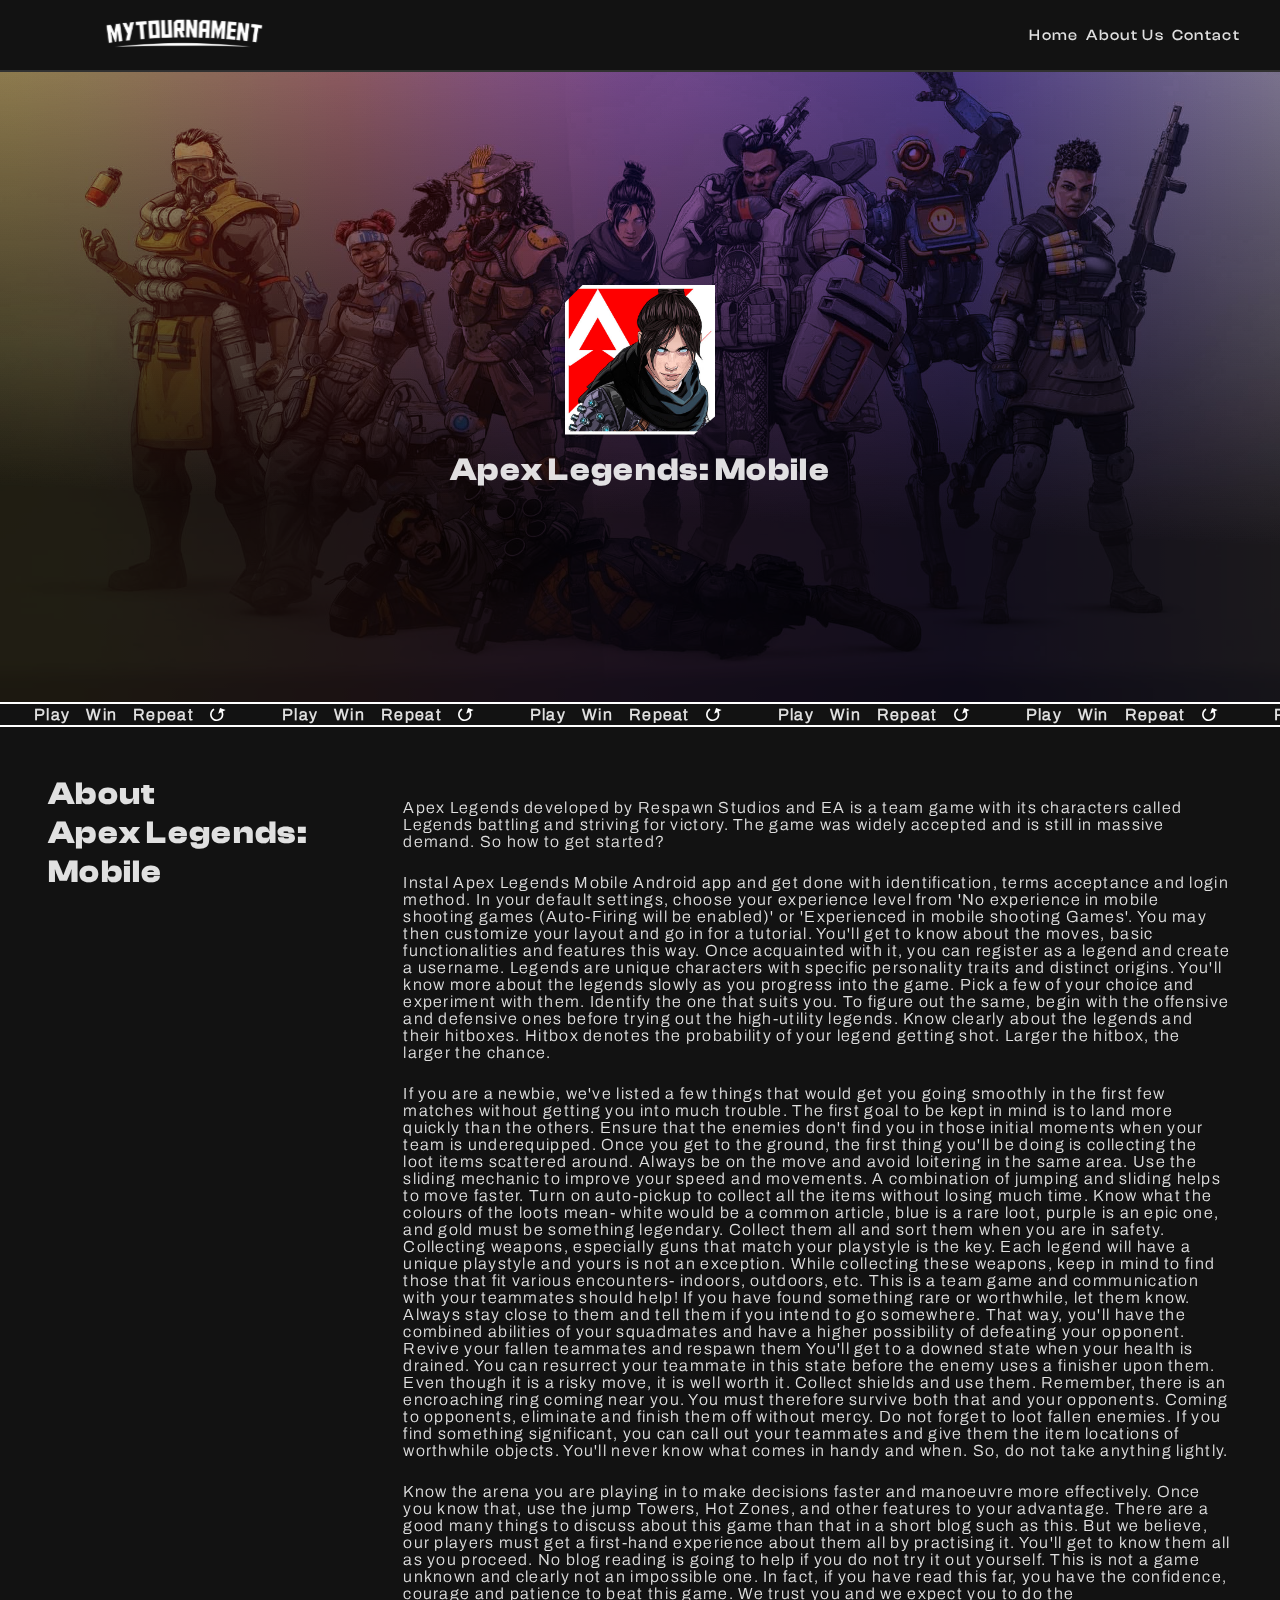
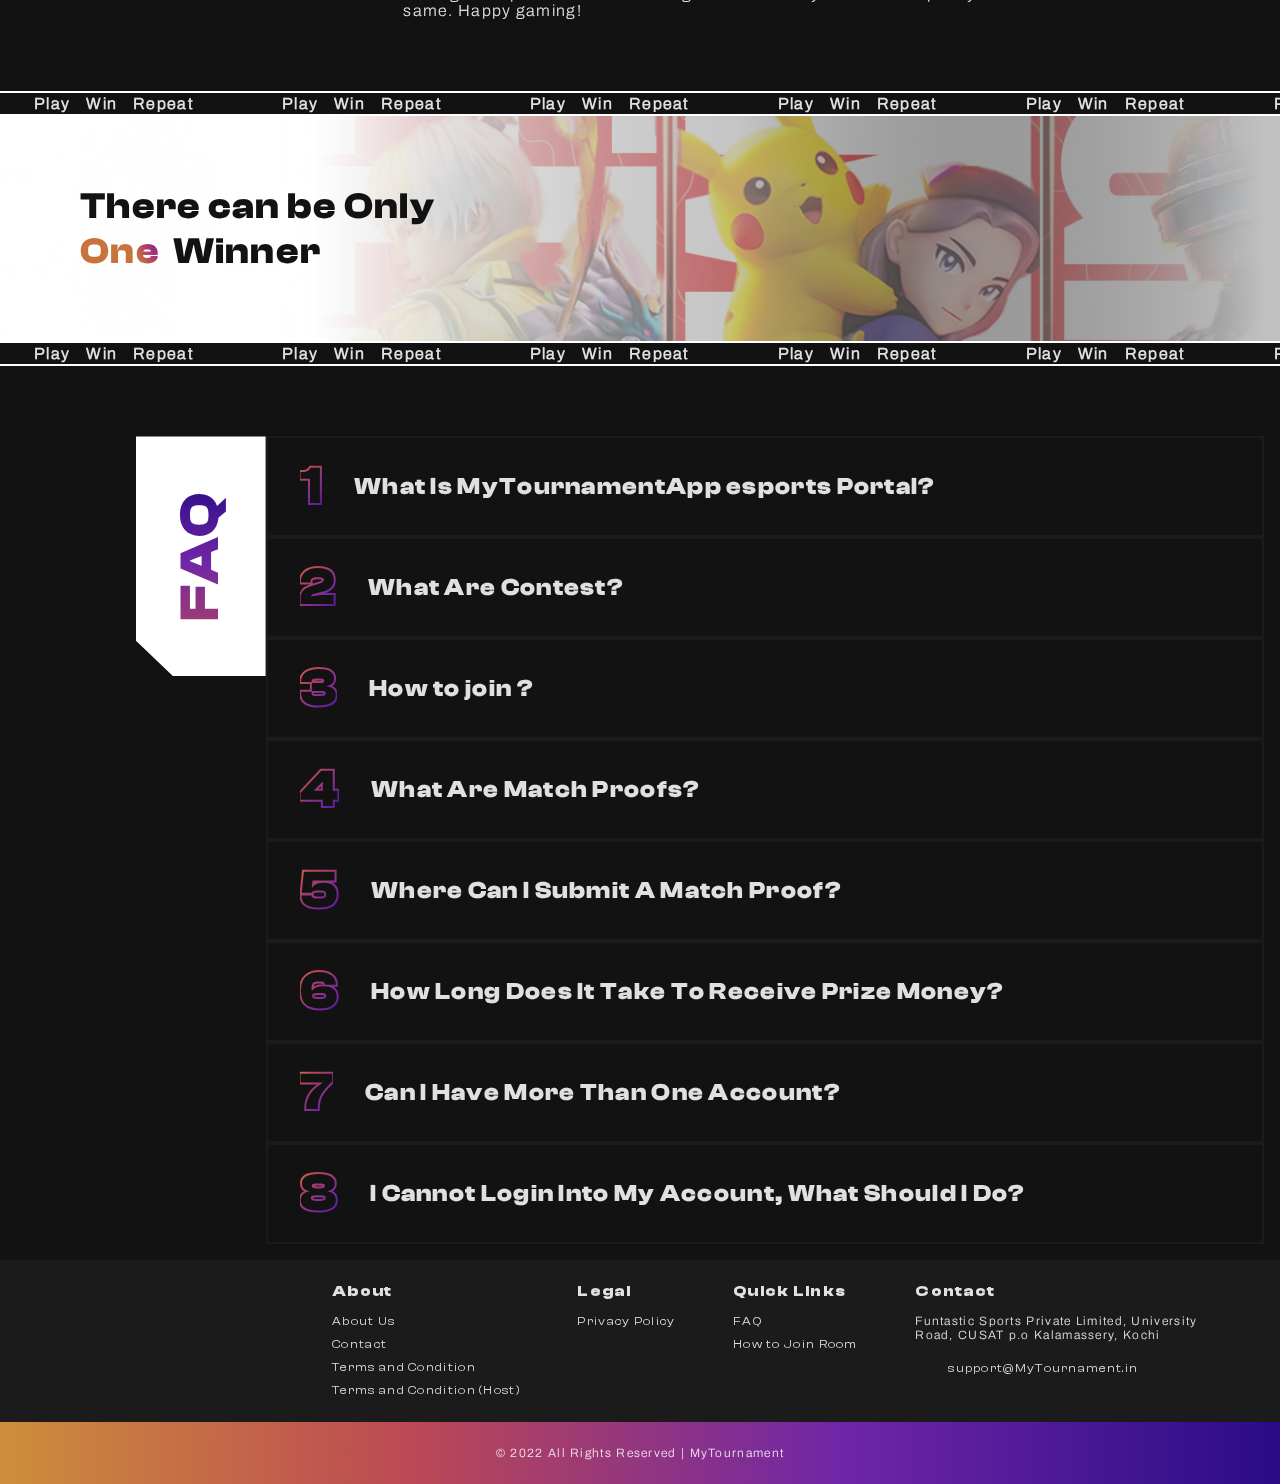
<file: games/apex-mobile.html>
<!DOCTYPE html><html><head><meta charSet="utf-8"/><meta name="viewport" content="width=device-width"/><title>Apex Legends: Mobile - My Tournament</title><meta name="description" content="My Tournament Home Page"/><link rel="icon" href="/favicon.ico"/><meta name="next-head-count" content="5"/><link rel="preload" href="/_next/static/css/6175134caecd14a9.css" as="style"/><link rel="stylesheet" href="/_next/static/css/6175134caecd14a9.css" data-n-g=""/><link rel="preload" href="/_next/static/css/61279cf6ebbf6bbf.css" as="style"/><link rel="stylesheet" href="/_next/static/css/61279cf6ebbf6bbf.css" data-n-p=""/><noscript data-n-css=""></noscript><script defer="" nomodule="" src="/_next/static/chunks/polyfills-c67a75d1b6f99dc8.js"></script><script src="/_next/static/chunks/webpack-ee7e63bc15b31913.js" defer=""></script><script src="/_next/static/chunks/framework-7751730b10fa0f74.js" defer=""></script><script src="/_next/static/chunks/main-591bb7ec51acdc0d.js" defer=""></script><script src="/_next/static/chunks/pages/_app-4c54ea77194f2fd3.js" defer=""></script><script src="/_next/static/chunks/320-9cc10837d30abe27.js" defer=""></script><script src="/_next/static/chunks/pages/games/apex-mobile-b77c60685ed48915.js" defer=""></script><script src="/_next/static/gajeTtEhWe_yTb8H38EOO/_buildManifest.js" defer=""></script><script src="/_next/static/gajeTtEhWe_yTb8H38EOO/_ssgManifest.js" defer=""></script></head><body><div id="__next"><div class="layout"><nav class="navbar_navbar__Jbjn8 false"><div style="transform:translateY(-200%) translateZ(0)"><a href="/"><span style="box-sizing:border-box;display:inline-block;overflow:hidden;width:initial;height:initial;background:none;opacity:1;border:0;margin:0;padding:0;position:relative;max-width:100%"><span style="box-sizing:border-box;display:block;width:initial;height:initial;background:none;opacity:1;border:0;margin:0;padding:0;max-width:100%"><img style="display:block;max-width:100%;width:initial;height:initial;background:none;opacity:1;border:0;margin:0;padding:0" alt="" aria-hidden="true" src="data:image/svg+xml,%3csvg%20xmlns=%27http://www.w3.org/2000/svg%27%20version=%271.1%27%20width=%27289%27%20height=%2735%27/%3e"/></span><img alt="logo" src="[data-uri]" decoding="async" data-nimg="intrinsic" style="position:absolute;top:0;left:0;bottom:0;right:0;box-sizing:border-box;padding:0;border:none;margin:auto;display:block;width:0;height:0;min-width:100%;max-width:100%;min-height:100%;max-height:100%;object-fit:contain"/><noscript><img alt="logo" src="/_next/static/media/mytournament_text_white.52748f61.svg" decoding="async" data-nimg="intrinsic" style="position:absolute;top:0;left:0;bottom:0;right:0;box-sizing:border-box;padding:0;border:none;margin:auto;display:block;width:0;height:0;min-width:100%;max-width:100%;min-height:100%;max-height:100%;object-fit:contain" loading="lazy"/></noscript></span></a></div><div class="navbar_navbarLinksDesk__uCbfv" style="transform:translateY(-200%) translateZ(0)"><a href="/">Home</a><a href="/about">About Us</a><a href="/contact">Contact</a></div><button class="navbar_navbarMenuButton__ZgD_Z false"><svg width="20" height="20" viewBox="0 0 20 20" fill="none" xmlns="http://www.w3.org/2000/svg"><circle cx="10" cy="10" r="9" stroke="white" stroke-width="2"></circle></svg></button></nav><main class="main__page"><div><div class="gameAbout_gameAbout__oFDya"><div class="gameAbout_banner__Rx2_5"><div class="gameAbout_logoContainer__T60GT"><span style="box-sizing:border-box;display:inline-block;overflow:hidden;width:initial;height:initial;background:none;opacity:1;border:0;margin:0;padding:0;position:relative;max-width:100%"><span style="box-sizing:border-box;display:block;width:initial;height:initial;background:none;opacity:1;border:0;margin:0;padding:0;max-width:100%"><img style="display:block;max-width:100%;width:initial;height:initial;background:none;opacity:1;border:0;margin:0;padding:0" alt="" aria-hidden="true" src="data:image/svg+xml,%3csvg%20xmlns=%27http://www.w3.org/2000/svg%27%20version=%271.1%27%20width=%27512%27%20height=%27512%27/%3e"/></span><img alt="logo" src="[data-uri]" decoding="async" data-nimg="intrinsic" style="position:absolute;top:0;left:0;bottom:0;right:0;box-sizing:border-box;padding:0;border:none;margin:auto;display:block;width:0;height:0;min-width:100%;max-width:100%;min-height:100%;max-height:100%"/><noscript><img alt="logo" src="/_next/static/media/apexLegends_512.7093b100.jpg" decoding="async" data-nimg="intrinsic" style="position:absolute;top:0;left:0;bottom:0;right:0;box-sizing:border-box;padding:0;border:none;margin:auto;display:block;width:0;height:0;min-width:100%;max-width:100%;min-height:100%;max-height:100%" loading="lazy"/></noscript></span></div><h1>Apex Legends: Mobile</h1><div class="gameAbout_bannerImage__YnAV2"><span style="box-sizing:border-box;display:block;overflow:hidden;width:initial;height:initial;background:none;opacity:1;border:0;margin:0;padding:0;position:absolute;top:0;left:0;bottom:0;right:0"><img alt="bannerImage" src="[data-uri]" decoding="async" data-nimg="fill" style="position:absolute;top:0;left:0;bottom:0;right:0;box-sizing:border-box;padding:0;border:none;margin:auto;display:block;width:0;height:0;min-width:100%;max-width:100%;min-height:100%;max-height:100%;object-fit:cover"/><noscript><img alt="bannerImage" src="/_next/static/media/apexLegendsbanner.427f41ad.jpg" decoding="async" data-nimg="fill" style="position:absolute;top:0;left:0;bottom:0;right:0;box-sizing:border-box;padding:0;border:none;margin:auto;display:block;width:0;height:0;min-width:100%;max-width:100%;min-height:100%;max-height:100%;object-fit:cover" loading="lazy"/></noscript></span></div><div class="gameAbout_bannerGradient1__Vm9sm"></div><div class="gameAbout_bannerGradient2__bFJLH"></div></div><section class="gameAbout_About__PhwpH"><div class="gameAbout_aboutHeading__oKEo1"><h1>About</h1><h1>Apex Legends: Mobile</h1></div><div class="gameAbout_aboutDesc__MhyOz"><p>Apex Legends developed by Respawn Studios and EA is a team game with its characters called Legends battling and striving for victory. The game was widely accepted and is still in massive demand. So how to get started?</p><p>Instal Apex Legends Mobile Android app and get done with identification, terms acceptance and login method. In your default settings, choose your experience level from &#x27;No experience in mobile shooting games (Auto-Firing will be enabled)&#x27; or &#x27;Experienced in mobile shooting Games&#x27;. You may then customize your layout and go in for a tutorial. You&#x27;ll get to know about the moves, basic functionalities and features this way. Once acquainted with it, you can register as a legend and create a username. Legends are unique characters with specific personality traits and distinct origins. You&#x27;ll know more about the legends slowly as you progress into the game. Pick a few of your choice and experiment with them. Identify the one that suits you. To figure out the same, begin with the offensive and defensive ones before trying out the high-utility legends. Know clearly about the legends and their hitboxes. Hitbox denotes the probability of your legend getting shot. Larger the hitbox, the larger the chance. </p><p>If you are a newbie, we&#x27;ve listed a few things that would get you going smoothly in the first few matches without getting you into much trouble. The first goal to be kept in mind is to land more quickly than the others. Ensure that the enemies don&#x27;t find you in those initial moments when your team is underequipped. Once you get to the ground, the first thing you&#x27;ll be doing is collecting the loot items scattered around. Always be on the move and avoid loitering in the same area. Use the sliding mechanic to improve your speed and movements. A combination of jumping and sliding helps to move faster. Turn on auto-pickup to collect all the items without losing much time. Know what the colours of the loots mean- white would be a  common article, blue is a rare loot, purple is an epic one, and gold must be something legendary. Collect them all and sort them when you are in safety. Collecting weapons, especially guns that match your playstyle is the key. Each legend will have a unique playstyle and yours is 
            not an exception. While collecting these weapons, keep in mind to find those that fit various encounters- indoors, outdoors, etc. 
            This is a team game and communication with your teammates should help! If you have found something rare or worthwhile, let them know. Always stay close to them and tell them if you intend to go somewhere.  That way, you&#x27;ll have the combined abilities of your squadmates and have a higher possibility of defeating your opponent. Revive your fallen teammates and respawn them You&#x27;ll get to a downed state when your health is drained. You can resurrect your teammate in this state before the enemy uses a finisher upon them. Even though it is a risky move, it is well worth it.  Collect shields and use them. Remember, there is an encroaching ring coming near you. You must therefore survive both that and your opponents. Coming to opponents, eliminate and finish them off without mercy. Do not forget to loot fallen enemies. If you find something significant, you can call out your teammates and give them the item locations of worthwhile objects. You&#x27;ll never know what comes in handy and when. So, do not take anything lightly.</p><p>Know the arena you are playing in to make decisions faster and manoeuvre more effectively. Once you know that, use the jump Towers, Hot Zones, and other features to your advantage. There are a good many things to discuss about this game than that in a short blog such as this. But we believe, our players must get a first-hand experience about them all by practising it. You&#x27;ll get to know them all as you proceed. No blog reading is going to help if you do not try it out yourself. This is not a game unknown and clearly not an impossible one. In fact, if you have read this far, you have the confidence, courage and patience to beat this game. We trust you and we expect you to do the same. Happy gaming!</p></div></section><section class="onlyWinnerBanner_winnerBanner__bK0mt"><h1>There can be Only <br/><span class="onlyWinnerBanner_one__cqUQn">One</span>  Winner</h1><div class="onlyWinnerBanner_downloadButtons__okUjH"><a href="https://apps.apple.com/in/app/mytournament/id1604523180" target="_blank" rel="noreferrer"><span style="box-sizing:border-box;display:inline-block;overflow:hidden;width:initial;height:initial;background:none;opacity:1;border:0;margin:0;padding:0;position:relative;max-width:100%"><span style="box-sizing:border-box;display:block;width:initial;height:initial;background:none;opacity:1;border:0;margin:0;padding:0;max-width:100%"><img style="display:block;max-width:100%;width:initial;height:initial;background:none;opacity:1;border:0;margin:0;padding:0" alt="" aria-hidden="true" src="data:image/svg+xml,%3csvg%20xmlns=%27http://www.w3.org/2000/svg%27%20version=%271.1%27%20width=%27125%27%20height=%2755%27/%3e"/></span><img alt="Download from Iphone" src="[data-uri]" decoding="async" data-nimg="intrinsic" style="position:absolute;top:0;left:0;bottom:0;right:0;box-sizing:border-box;padding:0;border:none;margin:auto;display:block;width:0;height:0;min-width:100%;max-width:100%;min-height:100%;max-height:100%;object-fit:contain"/><noscript><img alt="Download from Iphone" src="/_next/static/media/download_appstore.d214f3bd.png" decoding="async" data-nimg="intrinsic" style="position:absolute;top:0;left:0;bottom:0;right:0;box-sizing:border-box;padding:0;border:none;margin:auto;display:block;width:0;height:0;min-width:100%;max-width:100%;min-height:100%;max-height:100%;object-fit:contain" loading="lazy"/></noscript></span></a><a href="https://play.google.com/store/apps/details?id=com.mytournament.app" target="_blank" rel="noreferrer"><span style="box-sizing:border-box;display:inline-block;overflow:hidden;width:initial;height:initial;background:none;opacity:1;border:0;margin:0;padding:0;position:relative;max-width:100%"><span style="box-sizing:border-box;display:block;width:initial;height:initial;background:none;opacity:1;border:0;margin:0;padding:0;max-width:100%"><img style="display:block;max-width:100%;width:initial;height:initial;background:none;opacity:1;border:0;margin:0;padding:0" alt="" aria-hidden="true" src="data:image/svg+xml,%3csvg%20xmlns=%27http://www.w3.org/2000/svg%27%20version=%271.1%27%20width=%27150%27%20height=%2783%27/%3e"/></span><img alt="Download from Android" src="[data-uri]" decoding="async" data-nimg="intrinsic" style="position:absolute;top:0;left:0;bottom:0;right:0;box-sizing:border-box;padding:0;border:none;margin:auto;display:block;width:0;height:0;min-width:100%;max-width:100%;min-height:100%;max-height:100%;object-fit:contain"/><noscript><img alt="Download from Android" src="/_next/static/media/download_playstore.41f241d1.png" decoding="async" data-nimg="intrinsic" style="position:absolute;top:0;left:0;bottom:0;right:0;box-sizing:border-box;padding:0;border:none;margin:auto;display:block;width:0;height:0;min-width:100%;max-width:100%;min-height:100%;max-height:100%;object-fit:contain" loading="lazy"/></noscript></span></a></div></section><section class="faq_faq__Zie8D"><div class="faq_faqHeader__O7ql8"><div class="faq_headerContainer__7Zk8U"><div class="faq_faqShapeContainer__m5pGF"><span class="faq_shapes__A95P6"><span style="box-sizing:border-box;display:inline-block;overflow:hidden;width:initial;height:initial;background:none;opacity:1;border:0;margin:0;padding:0;position:relative;max-width:100%"><span style="box-sizing:border-box;display:block;width:initial;height:initial;background:none;opacity:1;border:0;margin:0;padding:0;max-width:100%"><img style="display:block;max-width:100%;width:initial;height:initial;background:none;opacity:1;border:0;margin:0;padding:0" alt="" aria-hidden="true" src="data:image/svg+xml,%3csvg%20xmlns=%27http://www.w3.org/2000/svg%27%20version=%271.1%27%20width=%2725%27%20height=%2725%27/%3e"/></span><img alt="triangle" src="[data-uri]" decoding="async" data-nimg="intrinsic" style="position:absolute;top:0;left:0;bottom:0;right:0;box-sizing:border-box;padding:0;border:none;margin:auto;display:block;width:0;height:0;min-width:100%;max-width:100%;min-height:100%;max-height:100%"/><noscript><img alt="triangle" src="/_next/static/media/traigleSmallGrey.e70fbe64.png" decoding="async" data-nimg="intrinsic" style="position:absolute;top:0;left:0;bottom:0;right:0;box-sizing:border-box;padding:0;border:none;margin:auto;display:block;width:0;height:0;min-width:100%;max-width:100%;min-height:100%;max-height:100%" loading="lazy"/></noscript></span></span><span class="faq_shapes__A95P6"><span style="box-sizing:border-box;display:inline-block;overflow:hidden;width:initial;height:initial;background:none;opacity:1;border:0;margin:0;padding:0;position:relative;max-width:100%"><span style="box-sizing:border-box;display:block;width:initial;height:initial;background:none;opacity:1;border:0;margin:0;padding:0;max-width:100%"><img style="display:block;max-width:100%;width:initial;height:initial;background:none;opacity:1;border:0;margin:0;padding:0" alt="" aria-hidden="true" src="data:image/svg+xml,%3csvg%20xmlns=%27http://www.w3.org/2000/svg%27%20version=%271.1%27%20width=%2725%27%20height=%2725%27/%3e"/></span><img alt="circle" src="[data-uri]" decoding="async" data-nimg="intrinsic" class="faq_shapes__A95P6" style="position:absolute;top:0;left:0;bottom:0;right:0;box-sizing:border-box;padding:0;border:none;margin:auto;display:block;width:0;height:0;min-width:100%;max-width:100%;min-height:100%;max-height:100%"/><noscript><img alt="circle" src="/_next/static/media/circleSmallGrey.2830f77b.png" decoding="async" data-nimg="intrinsic" style="position:absolute;top:0;left:0;bottom:0;right:0;box-sizing:border-box;padding:0;border:none;margin:auto;display:block;width:0;height:0;min-width:100%;max-width:100%;min-height:100%;max-height:100%" class="faq_shapes__A95P6" loading="lazy"/></noscript></span></span><span class="faq_shapes__A95P6"><span style="box-sizing:border-box;display:inline-block;overflow:hidden;width:initial;height:initial;background:none;opacity:1;border:0;margin:0;padding:0;position:relative;max-width:100%"><span style="box-sizing:border-box;display:block;width:initial;height:initial;background:none;opacity:1;border:0;margin:0;padding:0;max-width:100%"><img style="display:block;max-width:100%;width:initial;height:initial;background:none;opacity:1;border:0;margin:0;padding:0" alt="" aria-hidden="true" src="data:image/svg+xml,%3csvg%20xmlns=%27http://www.w3.org/2000/svg%27%20version=%271.1%27%20width=%2725%27%20height=%2725%27/%3e"/></span><img alt="star" src="[data-uri]" decoding="async" data-nimg="intrinsic" class="faq_shapes__A95P6" style="position:absolute;top:0;left:0;bottom:0;right:0;box-sizing:border-box;padding:0;border:none;margin:auto;display:block;width:0;height:0;min-width:100%;max-width:100%;min-height:100%;max-height:100%"/><noscript><img alt="star" src="/_next/static/media/starSmallGrey.9f5fae0c.png" decoding="async" data-nimg="intrinsic" style="position:absolute;top:0;left:0;bottom:0;right:0;box-sizing:border-box;padding:0;border:none;margin:auto;display:block;width:0;height:0;min-width:100%;max-width:100%;min-height:100%;max-height:100%" class="faq_shapes__A95P6" loading="lazy"/></noscript></span></span></div><div class="faq_faqHeading__jR0Cg"><h1>FAQ</h1></div></div></div><div class="faq_faqContainer__vFoe7"><div><div class="accordion_accordionElement__cyOea accordion_accordionElementCondense__YiXC4"><header class="accordion_accordionHeading__3_mgN"><div class="accordion_accordionTitle__U4KaD"><h3>1</h3><h2>What Is MyTournamentApp esports Portal?</h2></div><div class="accordion_arrow__Gyos_ accordion_arrowUp__UVNUu"><span style="box-sizing:border-box;display:inline-block;overflow:hidden;width:initial;height:initial;background:none;opacity:1;border:0;margin:0;padding:0;position:relative;max-width:100%"><span style="box-sizing:border-box;display:block;width:initial;height:initial;background:none;opacity:1;border:0;margin:0;padding:0;max-width:100%"><img style="display:block;max-width:100%;width:initial;height:initial;background:none;opacity:1;border:0;margin:0;padding:0" alt="" aria-hidden="true" src="data:image/svg+xml,%3csvg%20xmlns=%27http://www.w3.org/2000/svg%27%20version=%271.1%27%20width=%2735%27%20height=%2735%27/%3e"/></span><img alt="arrow" src="[data-uri]" decoding="async" data-nimg="intrinsic" style="position:absolute;top:0;left:0;bottom:0;right:0;box-sizing:border-box;padding:0;border:none;margin:auto;display:block;width:0;height:0;min-width:100%;max-width:100%;min-height:100%;max-height:100%;object-fit:contain"/><noscript><img alt="arrow" src="/_next/static/media/rounded_arrow_up.4c61fad8.svg" decoding="async" data-nimg="intrinsic" style="position:absolute;top:0;left:0;bottom:0;right:0;box-sizing:border-box;padding:0;border:none;margin:auto;display:block;width:0;height:0;min-width:100%;max-width:100%;min-height:100%;max-height:100%;object-fit:contain" loading="lazy"/></noscript></span></div></header><div class="accordion_desc__vS3mL accordion_descCondense__8hehc"><p>MyTournamentApp eSports Portal gives players a unique online gaming experience where they can compete from the comfort of their home in contests for Cash Prizes.</p></div></div><div class="accordion_accordionElement__cyOea accordion_accordionElementCondense__YiXC4"><header class="accordion_accordionHeading__3_mgN"><div class="accordion_accordionTitle__U4KaD"><h3>2</h3><h2>What Are Contest?</h2></div><div class="accordion_arrow__Gyos_ accordion_arrowUp__UVNUu"><span style="box-sizing:border-box;display:inline-block;overflow:hidden;width:initial;height:initial;background:none;opacity:1;border:0;margin:0;padding:0;position:relative;max-width:100%"><span style="box-sizing:border-box;display:block;width:initial;height:initial;background:none;opacity:1;border:0;margin:0;padding:0;max-width:100%"><img style="display:block;max-width:100%;width:initial;height:initial;background:none;opacity:1;border:0;margin:0;padding:0" alt="" aria-hidden="true" src="data:image/svg+xml,%3csvg%20xmlns=%27http://www.w3.org/2000/svg%27%20version=%271.1%27%20width=%2735%27%20height=%2735%27/%3e"/></span><img alt="arrow" src="[data-uri]" decoding="async" data-nimg="intrinsic" style="position:absolute;top:0;left:0;bottom:0;right:0;box-sizing:border-box;padding:0;border:none;margin:auto;display:block;width:0;height:0;min-width:100%;max-width:100%;min-height:100%;max-height:100%;object-fit:contain"/><noscript><img alt="arrow" src="/_next/static/media/rounded_arrow_up.4c61fad8.svg" decoding="async" data-nimg="intrinsic" style="position:absolute;top:0;left:0;bottom:0;right:0;box-sizing:border-box;padding:0;border:none;margin:auto;display:block;width:0;height:0;min-width:100%;max-width:100%;min-height:100%;max-height:100%;object-fit:contain" loading="lazy"/></noscript></span></div></header><div class="accordion_desc__vS3mL accordion_descCondense__8hehc"><p>Contest are gaming competitions structured in variety of formats across MyTournamentApp, giving players a chance to compete with others for win the prize. We at MyTournamentApp aim to provide you the best gaming experience though our online contest. Our online contest take place time to time which can scheduled on upcoming contest tab.</p></div></div><div class="accordion_accordionElement__cyOea accordion_accordionElementCondense__YiXC4"><header class="accordion_accordionHeading__3_mgN"><div class="accordion_accordionTitle__U4KaD"><h3>3</h3><h2>How to join ?</h2></div><div class="accordion_arrow__Gyos_ accordion_arrowUp__UVNUu"><span style="box-sizing:border-box;display:inline-block;overflow:hidden;width:initial;height:initial;background:none;opacity:1;border:0;margin:0;padding:0;position:relative;max-width:100%"><span style="box-sizing:border-box;display:block;width:initial;height:initial;background:none;opacity:1;border:0;margin:0;padding:0;max-width:100%"><img style="display:block;max-width:100%;width:initial;height:initial;background:none;opacity:1;border:0;margin:0;padding:0" alt="" aria-hidden="true" src="data:image/svg+xml,%3csvg%20xmlns=%27http://www.w3.org/2000/svg%27%20version=%271.1%27%20width=%2735%27%20height=%2735%27/%3e"/></span><img alt="arrow" src="[data-uri]" decoding="async" data-nimg="intrinsic" style="position:absolute;top:0;left:0;bottom:0;right:0;box-sizing:border-box;padding:0;border:none;margin:auto;display:block;width:0;height:0;min-width:100%;max-width:100%;min-height:100%;max-height:100%;object-fit:contain"/><noscript><img alt="arrow" src="/_next/static/media/rounded_arrow_up.4c61fad8.svg" decoding="async" data-nimg="intrinsic" style="position:absolute;top:0;left:0;bottom:0;right:0;box-sizing:border-box;padding:0;border:none;margin:auto;display:block;width:0;height:0;min-width:100%;max-width:100%;min-height:100%;max-height:100%;object-fit:contain" loading="lazy"/></noscript></span></div></header><div class="accordion_desc__vS3mL accordion_descCondense__8hehc"><p>Once you are signed in you can start playing any contest. Go on the contest tab and click on any contest you wish to join. Once you have chosen the contest you want to join then register for that contest. Once registered you would get an email when the contest is made live.</p></div></div><div class="accordion_accordionElement__cyOea accordion_accordionElementCondense__YiXC4"><header class="accordion_accordionHeading__3_mgN"><div class="accordion_accordionTitle__U4KaD"><h3>4</h3><h2>What Are Match Proofs?</h2></div><div class="accordion_arrow__Gyos_ accordion_arrowUp__UVNUu"><span style="box-sizing:border-box;display:inline-block;overflow:hidden;width:initial;height:initial;background:none;opacity:1;border:0;margin:0;padding:0;position:relative;max-width:100%"><span style="box-sizing:border-box;display:block;width:initial;height:initial;background:none;opacity:1;border:0;margin:0;padding:0;max-width:100%"><img style="display:block;max-width:100%;width:initial;height:initial;background:none;opacity:1;border:0;margin:0;padding:0" alt="" aria-hidden="true" src="data:image/svg+xml,%3csvg%20xmlns=%27http://www.w3.org/2000/svg%27%20version=%271.1%27%20width=%2735%27%20height=%2735%27/%3e"/></span><img alt="arrow" src="[data-uri]" decoding="async" data-nimg="intrinsic" style="position:absolute;top:0;left:0;bottom:0;right:0;box-sizing:border-box;padding:0;border:none;margin:auto;display:block;width:0;height:0;min-width:100%;max-width:100%;min-height:100%;max-height:100%;object-fit:contain"/><noscript><img alt="arrow" src="/_next/static/media/rounded_arrow_up.4c61fad8.svg" decoding="async" data-nimg="intrinsic" style="position:absolute;top:0;left:0;bottom:0;right:0;box-sizing:border-box;padding:0;border:none;margin:auto;display:block;width:0;height:0;min-width:100%;max-width:100%;min-height:100%;max-height:100%;object-fit:contain" loading="lazy"/></noscript></span></div></header><div class="accordion_desc__vS3mL accordion_descCondense__8hehc"><p>Match proofs are evidences which are required to validate a result. They can be submitted in the form of pictures/videos.</p></div></div><div class="accordion_accordionElement__cyOea accordion_accordionElementCondense__YiXC4"><header class="accordion_accordionHeading__3_mgN"><div class="accordion_accordionTitle__U4KaD"><h3>5</h3><h2>Where Can I Submit A Match Proof?</h2></div><div class="accordion_arrow__Gyos_ accordion_arrowUp__UVNUu"><span style="box-sizing:border-box;display:inline-block;overflow:hidden;width:initial;height:initial;background:none;opacity:1;border:0;margin:0;padding:0;position:relative;max-width:100%"><span style="box-sizing:border-box;display:block;width:initial;height:initial;background:none;opacity:1;border:0;margin:0;padding:0;max-width:100%"><img style="display:block;max-width:100%;width:initial;height:initial;background:none;opacity:1;border:0;margin:0;padding:0" alt="" aria-hidden="true" src="data:image/svg+xml,%3csvg%20xmlns=%27http://www.w3.org/2000/svg%27%20version=%271.1%27%20width=%2735%27%20height=%2735%27/%3e"/></span><img alt="arrow" src="[data-uri]" decoding="async" data-nimg="intrinsic" style="position:absolute;top:0;left:0;bottom:0;right:0;box-sizing:border-box;padding:0;border:none;margin:auto;display:block;width:0;height:0;min-width:100%;max-width:100%;min-height:100%;max-height:100%;object-fit:contain"/><noscript><img alt="arrow" src="/_next/static/media/rounded_arrow_up.4c61fad8.svg" decoding="async" data-nimg="intrinsic" style="position:absolute;top:0;left:0;bottom:0;right:0;box-sizing:border-box;padding:0;border:none;margin:auto;display:block;width:0;height:0;min-width:100%;max-width:100%;min-height:100%;max-height:100%;object-fit:contain" loading="lazy"/></noscript></span></div></header><div class="accordion_desc__vS3mL accordion_descCondense__8hehc"><p>Match Proofs are to be submitted to the admin with the match id on the respective chat portals available for each contest. Admin take all the decisions and their decision is final As it stands.</p></div></div><div class="accordion_accordionElement__cyOea accordion_accordionElementCondense__YiXC4"><header class="accordion_accordionHeading__3_mgN"><div class="accordion_accordionTitle__U4KaD"><h3>6</h3><h2>How Long Does It Take To Receive Prize Money?</h2></div><div class="accordion_arrow__Gyos_ accordion_arrowUp__UVNUu"><span style="box-sizing:border-box;display:inline-block;overflow:hidden;width:initial;height:initial;background:none;opacity:1;border:0;margin:0;padding:0;position:relative;max-width:100%"><span style="box-sizing:border-box;display:block;width:initial;height:initial;background:none;opacity:1;border:0;margin:0;padding:0;max-width:100%"><img style="display:block;max-width:100%;width:initial;height:initial;background:none;opacity:1;border:0;margin:0;padding:0" alt="" aria-hidden="true" src="data:image/svg+xml,%3csvg%20xmlns=%27http://www.w3.org/2000/svg%27%20version=%271.1%27%20width=%2735%27%20height=%2735%27/%3e"/></span><img alt="arrow" src="[data-uri]" decoding="async" data-nimg="intrinsic" style="position:absolute;top:0;left:0;bottom:0;right:0;box-sizing:border-box;padding:0;border:none;margin:auto;display:block;width:0;height:0;min-width:100%;max-width:100%;min-height:100%;max-height:100%;object-fit:contain"/><noscript><img alt="arrow" src="/_next/static/media/rounded_arrow_up.4c61fad8.svg" decoding="async" data-nimg="intrinsic" style="position:absolute;top:0;left:0;bottom:0;right:0;box-sizing:border-box;padding:0;border:none;margin:auto;display:block;width:0;height:0;min-width:100%;max-width:100%;min-height:100%;max-height:100%;object-fit:contain" loading="lazy"/></noscript></span></div></header><div class="accordion_desc__vS3mL accordion_descCondense__8hehc"><p>Money will be transferred to wallet As soon As the contest ends.</p></div></div><div class="accordion_accordionElement__cyOea accordion_accordionElementCondense__YiXC4"><header class="accordion_accordionHeading__3_mgN"><div class="accordion_accordionTitle__U4KaD"><h3>7</h3><h2>Can I Have More Than One Account?</h2></div><div class="accordion_arrow__Gyos_ accordion_arrowUp__UVNUu"><span style="box-sizing:border-box;display:inline-block;overflow:hidden;width:initial;height:initial;background:none;opacity:1;border:0;margin:0;padding:0;position:relative;max-width:100%"><span style="box-sizing:border-box;display:block;width:initial;height:initial;background:none;opacity:1;border:0;margin:0;padding:0;max-width:100%"><img style="display:block;max-width:100%;width:initial;height:initial;background:none;opacity:1;border:0;margin:0;padding:0" alt="" aria-hidden="true" src="data:image/svg+xml,%3csvg%20xmlns=%27http://www.w3.org/2000/svg%27%20version=%271.1%27%20width=%2735%27%20height=%2735%27/%3e"/></span><img alt="arrow" src="[data-uri]" decoding="async" data-nimg="intrinsic" style="position:absolute;top:0;left:0;bottom:0;right:0;box-sizing:border-box;padding:0;border:none;margin:auto;display:block;width:0;height:0;min-width:100%;max-width:100%;min-height:100%;max-height:100%;object-fit:contain"/><noscript><img alt="arrow" src="/_next/static/media/rounded_arrow_up.4c61fad8.svg" decoding="async" data-nimg="intrinsic" style="position:absolute;top:0;left:0;bottom:0;right:0;box-sizing:border-box;padding:0;border:none;margin:auto;display:block;width:0;height:0;min-width:100%;max-width:100%;min-height:100%;max-height:100%;object-fit:contain" loading="lazy"/></noscript></span></div></header><div class="accordion_desc__vS3mL accordion_descCondense__8hehc"><p>No,a single person cannot have more than one account. We have established strict rules to identify such accounts and such accounts will be banned permanently from the portal. We have ensured that a single person with his/her single account can play multiple games innumerable times.</p></div></div><div class="accordion_accordionElement__cyOea accordion_accordionElementCondense__YiXC4"><header class="accordion_accordionHeading__3_mgN"><div class="accordion_accordionTitle__U4KaD"><h3>8</h3><h2>I Cannot Login Into My Account, What Should I Do?</h2></div><div class="accordion_arrow__Gyos_ accordion_arrowUp__UVNUu"><span style="box-sizing:border-box;display:inline-block;overflow:hidden;width:initial;height:initial;background:none;opacity:1;border:0;margin:0;padding:0;position:relative;max-width:100%"><span style="box-sizing:border-box;display:block;width:initial;height:initial;background:none;opacity:1;border:0;margin:0;padding:0;max-width:100%"><img style="display:block;max-width:100%;width:initial;height:initial;background:none;opacity:1;border:0;margin:0;padding:0" alt="" aria-hidden="true" src="data:image/svg+xml,%3csvg%20xmlns=%27http://www.w3.org/2000/svg%27%20version=%271.1%27%20width=%2735%27%20height=%2735%27/%3e"/></span><img alt="arrow" src="[data-uri]" decoding="async" data-nimg="intrinsic" style="position:absolute;top:0;left:0;bottom:0;right:0;box-sizing:border-box;padding:0;border:none;margin:auto;display:block;width:0;height:0;min-width:100%;max-width:100%;min-height:100%;max-height:100%;object-fit:contain"/><noscript><img alt="arrow" src="/_next/static/media/rounded_arrow_up.4c61fad8.svg" decoding="async" data-nimg="intrinsic" style="position:absolute;top:0;left:0;bottom:0;right:0;box-sizing:border-box;padding:0;border:none;margin:auto;display:block;width:0;height:0;min-width:100%;max-width:100%;min-height:100%;max-height:100%;object-fit:contain" loading="lazy"/></noscript></span></div></header><div class="accordion_desc__vS3mL accordion_descCondense__8hehc"><p>Please try resetting your password. If resetting your password does not work, kindly write a mail to support@MyTournamentApp.com stating the issue you are facing.		</p></div></div></div></div></section></div></div></main><footer class="footer_footer__LV2HF"><div class="footer_mainFooterContainer__BLZEz"><div class="footer_logoAndSocial__Lr2fS"><a href="/"><span style="box-sizing:border-box;display:inline-block;overflow:hidden;width:initial;height:initial;background:none;opacity:1;border:0;margin:0;padding:0;position:relative;max-width:100%"><span style="box-sizing:border-box;display:block;width:initial;height:initial;background:none;opacity:1;border:0;margin:0;padding:0;max-width:100%"><img style="display:block;max-width:100%;width:initial;height:initial;background:none;opacity:1;border:0;margin:0;padding:0" alt="" aria-hidden="true" src="data:image/svg+xml,%3csvg%20xmlns=%27http://www.w3.org/2000/svg%27%20version=%271.1%27%20width=%27230%27%20height=%2748%27/%3e"/></span><img alt="Logo" src="[data-uri]" decoding="async" data-nimg="intrinsic" style="position:absolute;top:0;left:0;bottom:0;right:0;box-sizing:border-box;padding:0;border:none;margin:auto;display:block;width:0;height:0;min-width:100%;max-width:100%;min-height:100%;max-height:100%"/><noscript><img alt="Logo" src="/_next/static/media/mytournament_text_white.52748f61.svg" decoding="async" data-nimg="intrinsic" style="position:absolute;top:0;left:0;bottom:0;right:0;box-sizing:border-box;padding:0;border:none;margin:auto;display:block;width:0;height:0;min-width:100%;max-width:100%;min-height:100%;max-height:100%" loading="lazy"/></noscript></span></a><div class="footer_SocialContainer__8sJau"><a href="https://www.instagram.com/mytournament.india" target="_blank" rel="noreferrer"><span style="box-sizing:border-box;display:inline-block;overflow:hidden;width:initial;height:initial;background:none;opacity:1;border:0;margin:0;padding:0;position:relative;max-width:100%"><span style="box-sizing:border-box;display:block;width:initial;height:initial;background:none;opacity:1;border:0;margin:0;padding:0;max-width:100%"><img style="display:block;max-width:100%;width:initial;height:initial;background:none;opacity:1;border:0;margin:0;padding:0" alt="" aria-hidden="true" src="data:image/svg+xml,%3csvg%20xmlns=%27http://www.w3.org/2000/svg%27%20version=%271.1%27%20width=%2717%27%20height=%2720%27/%3e"/></span><img alt="instagram" src="[data-uri]" decoding="async" data-nimg="intrinsic" style="position:absolute;top:0;left:0;bottom:0;right:0;box-sizing:border-box;padding:0;border:none;margin:auto;display:block;width:0;height:0;min-width:100%;max-width:100%;min-height:100%;max-height:100%"/><noscript><img alt="instagram" src="/_next/static/media/instagram.9e180007.svg" decoding="async" data-nimg="intrinsic" style="position:absolute;top:0;left:0;bottom:0;right:0;box-sizing:border-box;padding:0;border:none;margin:auto;display:block;width:0;height:0;min-width:100%;max-width:100%;min-height:100%;max-height:100%" loading="lazy"/></noscript></span></a><a href="https://www.youtube.com/channel/UCP4ysWDjZ7XMTgdYybOITHQ" target="_blank" rel="noreferrer"><span style="box-sizing:border-box;display:inline-block;overflow:hidden;width:initial;height:initial;background:none;opacity:1;border:0;margin:0;padding:0;position:relative;max-width:100%"><span style="box-sizing:border-box;display:block;width:initial;height:initial;background:none;opacity:1;border:0;margin:0;padding:0;max-width:100%"><img style="display:block;max-width:100%;width:initial;height:initial;background:none;opacity:1;border:0;margin:0;padding:0" alt="" aria-hidden="true" src="data:image/svg+xml,%3csvg%20xmlns=%27http://www.w3.org/2000/svg%27%20version=%271.1%27%20width=%2717%27%20height=%2720%27/%3e"/></span><img alt="youtube" src="[data-uri]" decoding="async" data-nimg="intrinsic" style="position:absolute;top:0;left:0;bottom:0;right:0;box-sizing:border-box;padding:0;border:none;margin:auto;display:block;width:0;height:0;min-width:100%;max-width:100%;min-height:100%;max-height:100%"/><noscript><img alt="youtube" src="/_next/static/media/youtube.c22b9e2b.svg" decoding="async" data-nimg="intrinsic" style="position:absolute;top:0;left:0;bottom:0;right:0;box-sizing:border-box;padding:0;border:none;margin:auto;display:block;width:0;height:0;min-width:100%;max-width:100%;min-height:100%;max-height:100%" loading="lazy"/></noscript></span></a><a><span style="box-sizing:border-box;display:inline-block;overflow:hidden;width:initial;height:initial;background:none;opacity:1;border:0;margin:0;padding:0;position:relative;max-width:100%"><span style="box-sizing:border-box;display:block;width:initial;height:initial;background:none;opacity:1;border:0;margin:0;padding:0;max-width:100%"><img style="display:block;max-width:100%;width:initial;height:initial;background:none;opacity:1;border:0;margin:0;padding:0" alt="" aria-hidden="true" src="data:image/svg+xml,%3csvg%20xmlns=%27http://www.w3.org/2000/svg%27%20version=%271.1%27%20width=%2717%27%20height=%2720%27/%3e"/></span><img alt="facebook" src="[data-uri]" decoding="async" data-nimg="intrinsic" style="position:absolute;top:0;left:0;bottom:0;right:0;box-sizing:border-box;padding:0;border:none;margin:auto;display:block;width:0;height:0;min-width:100%;max-width:100%;min-height:100%;max-height:100%"/><noscript><img alt="facebook" src="/_next/static/media/facebook.55e86e45.svg" decoding="async" data-nimg="intrinsic" style="position:absolute;top:0;left:0;bottom:0;right:0;box-sizing:border-box;padding:0;border:none;margin:auto;display:block;width:0;height:0;min-width:100%;max-width:100%;min-height:100%;max-height:100%" loading="lazy"/></noscript></span></a><a><span style="box-sizing:border-box;display:inline-block;overflow:hidden;width:initial;height:initial;background:none;opacity:1;border:0;margin:0;padding:0;position:relative;max-width:100%"><span style="box-sizing:border-box;display:block;width:initial;height:initial;background:none;opacity:1;border:0;margin:0;padding:0;max-width:100%"><img style="display:block;max-width:100%;width:initial;height:initial;background:none;opacity:1;border:0;margin:0;padding:0" alt="" aria-hidden="true" src="data:image/svg+xml,%3csvg%20xmlns=%27http://www.w3.org/2000/svg%27%20version=%271.1%27%20width=%2717%27%20height=%2720%27/%3e"/></span><img alt="twitter" src="[data-uri]" decoding="async" data-nimg="intrinsic" style="position:absolute;top:0;left:0;bottom:0;right:0;box-sizing:border-box;padding:0;border:none;margin:auto;display:block;width:0;height:0;min-width:100%;max-width:100%;min-height:100%;max-height:100%"/><noscript><img alt="twitter" src="/_next/static/media/twitter.05191f61.svg" decoding="async" data-nimg="intrinsic" style="position:absolute;top:0;left:0;bottom:0;right:0;box-sizing:border-box;padding:0;border:none;margin:auto;display:block;width:0;height:0;min-width:100%;max-width:100%;min-height:100%;max-height:100%" loading="lazy"/></noscript></span></a></div></div><div class="footer_linksContainer__kry8l"><h4 class="footer_linkHeading__32gLI">About</h4><a href="/about">About Us</a><a href="/contact">Contact</a><a href="/terms">Terms and Condition</a><a href="/hosting/terms">Terms and Condition (Host)</a></div><div class="footer_linksContainer__kry8l"><h4 class="footer_linkHeading__32gLI">Legal</h4><a href="/pp">Privacy Policy</a></div><div class="footer_linksContainer__kry8l"><h4 class="footer_linkHeading__32gLI">Quick Links</h4><a href="/faq">FAQ</a><a href="/faq#how-to-join">How to Join Room</a></div><div class="footer_linksContainer__kry8l"><h4 class="footer_linkHeading__32gLI">Contact</h4><p class="footer_footerAddress__c12_K">Funtastic Sports Private Limited, University Road, CUSAT p.o Kalamassery, Kochi</p><div class="footer_addressMails__IwlG4"><span style="box-sizing:border-box;display:inline-block;overflow:hidden;width:initial;height:initial;background:none;opacity:1;border:0;margin:0;padding:0;position:relative;max-width:100%"><span style="box-sizing:border-box;display:block;width:initial;height:initial;background:none;opacity:1;border:0;margin:0;padding:0;max-width:100%"><img style="display:block;max-width:100%;width:initial;height:initial;background:none;opacity:1;border:0;margin:0;padding:0" alt="" aria-hidden="true" src="data:image/svg+xml,%3csvg%20xmlns=%27http://www.w3.org/2000/svg%27%20version=%271.1%27%20width=%2721%27%20height=%2718%27/%3e"/></span><img alt="mail logo" src="[data-uri]" decoding="async" data-nimg="intrinsic" style="position:absolute;top:0;left:0;bottom:0;right:0;box-sizing:border-box;padding:0;border:none;margin:auto;display:block;width:0;height:0;min-width:100%;max-width:100%;min-height:100%;max-height:100%"/><noscript><img alt="mail logo" src="/_next/static/media/mail.c754fe1f.svg" decoding="async" data-nimg="intrinsic" style="position:absolute;top:0;left:0;bottom:0;right:0;box-sizing:border-box;padding:0;border:none;margin:auto;display:block;width:0;height:0;min-width:100%;max-width:100%;min-height:100%;max-height:100%" loading="lazy"/></noscript></span><div><a href="mailto:support@MyTournament.in">support@MyTournament.in</a></div></div></div></div><div class="footer_bottomFooter__Zfvxt"><p>© 2022 All Rights Reserved | MyTournament</p></div></footer></div></div><script id="__NEXT_DATA__" type="application/json">{"props":{"pageProps":{}},"page":"/games/apex-mobile","query":{},"buildId":"gajeTtEhWe_yTb8H38EOO","nextExport":true,"autoExport":true,"isFallback":false,"scriptLoader":[]}</script></body></html>
</file>
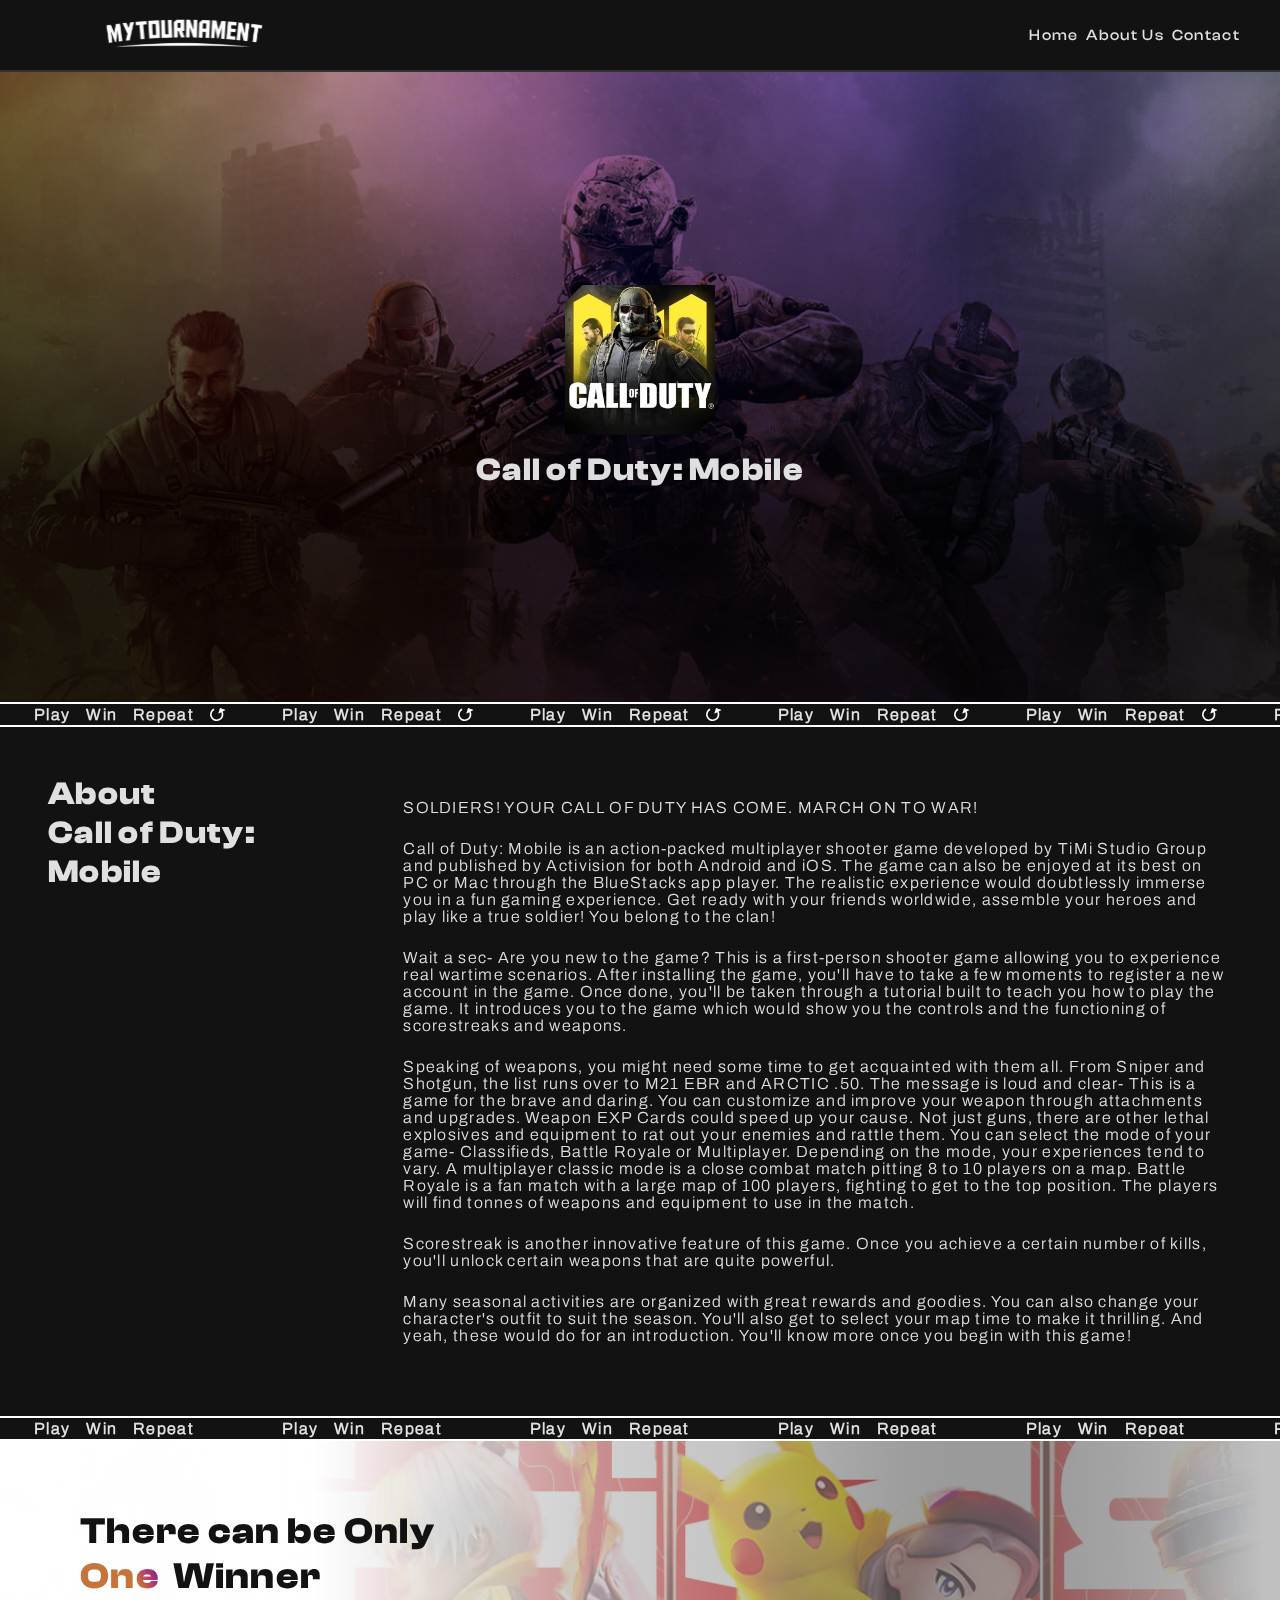
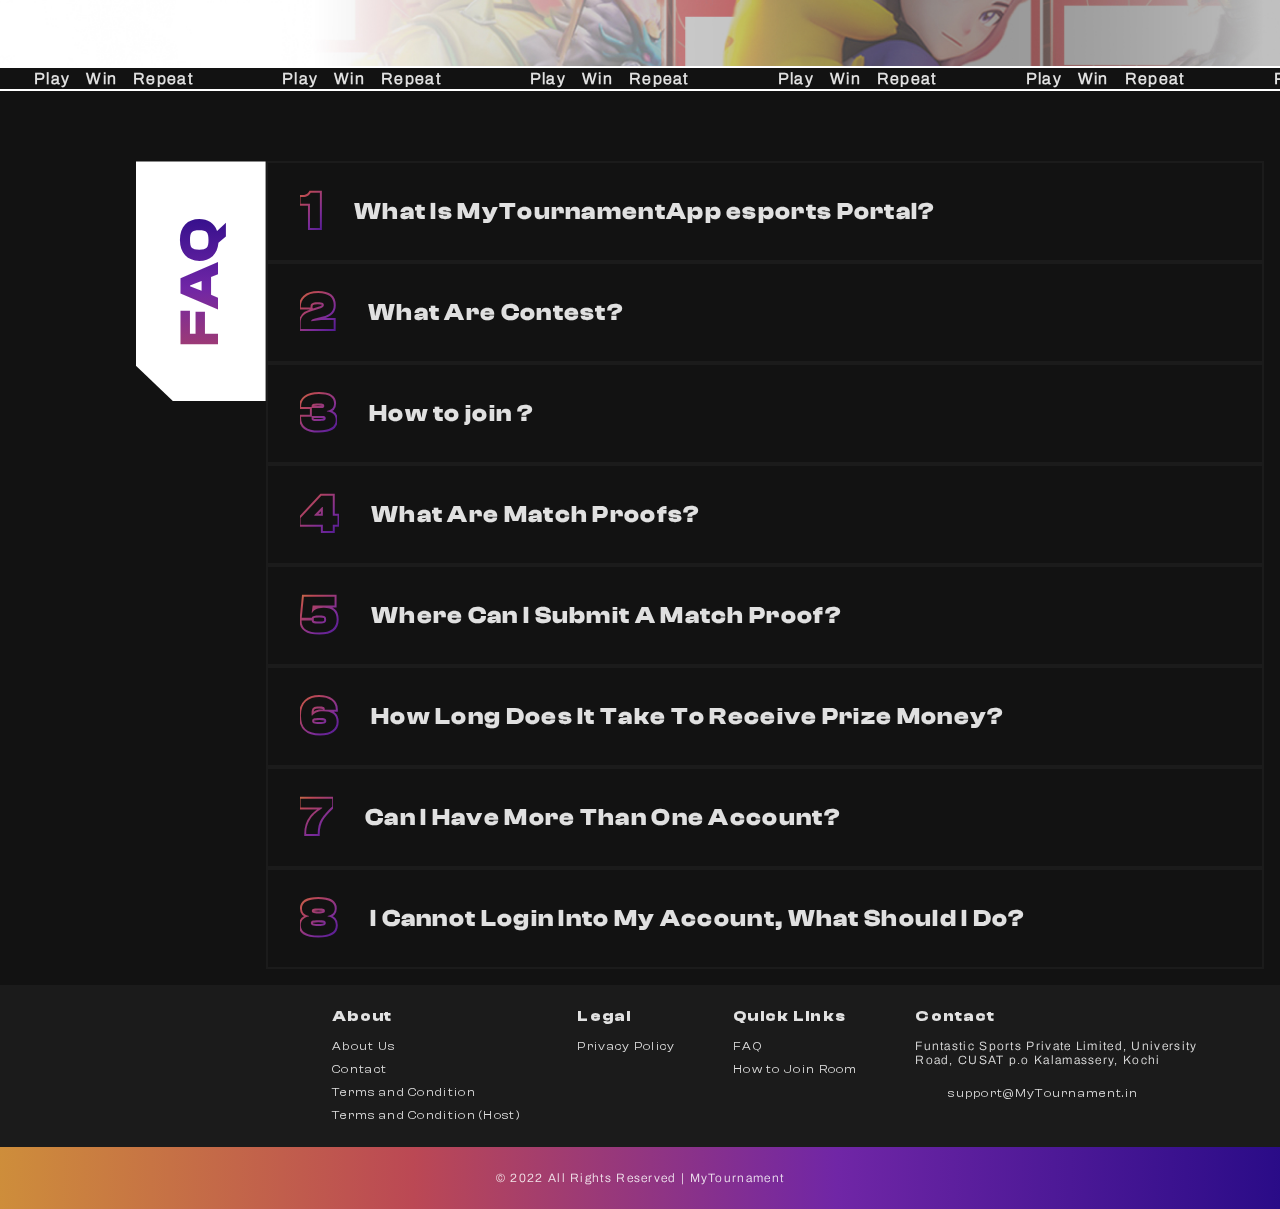
<file: games/cod-mobile.html>
<!DOCTYPE html><html><head><meta charSet="utf-8"/><meta name="viewport" content="width=device-width"/><title>Call of Duty: Mobile - My Tournament</title><meta name="description" content="My Tournament Home Page"/><link rel="icon" href="/favicon.ico"/><meta name="next-head-count" content="5"/><link rel="preload" href="/_next/static/css/6175134caecd14a9.css" as="style"/><link rel="stylesheet" href="/_next/static/css/6175134caecd14a9.css" data-n-g=""/><link rel="preload" href="/_next/static/css/61279cf6ebbf6bbf.css" as="style"/><link rel="stylesheet" href="/_next/static/css/61279cf6ebbf6bbf.css" data-n-p=""/><noscript data-n-css=""></noscript><script defer="" nomodule="" src="/_next/static/chunks/polyfills-c67a75d1b6f99dc8.js"></script><script src="/_next/static/chunks/webpack-ee7e63bc15b31913.js" defer=""></script><script src="/_next/static/chunks/framework-7751730b10fa0f74.js" defer=""></script><script src="/_next/static/chunks/main-591bb7ec51acdc0d.js" defer=""></script><script src="/_next/static/chunks/pages/_app-4c54ea77194f2fd3.js" defer=""></script><script src="/_next/static/chunks/320-9cc10837d30abe27.js" defer=""></script><script src="/_next/static/chunks/pages/games/cod-mobile-ef793bf924cd0b4b.js" defer=""></script><script src="/_next/static/gajeTtEhWe_yTb8H38EOO/_buildManifest.js" defer=""></script><script src="/_next/static/gajeTtEhWe_yTb8H38EOO/_ssgManifest.js" defer=""></script></head><body><div id="__next"><div class="layout"><nav class="navbar_navbar__Jbjn8 false"><div style="transform:translateY(-200%) translateZ(0)"><a href="/"><span style="box-sizing:border-box;display:inline-block;overflow:hidden;width:initial;height:initial;background:none;opacity:1;border:0;margin:0;padding:0;position:relative;max-width:100%"><span style="box-sizing:border-box;display:block;width:initial;height:initial;background:none;opacity:1;border:0;margin:0;padding:0;max-width:100%"><img style="display:block;max-width:100%;width:initial;height:initial;background:none;opacity:1;border:0;margin:0;padding:0" alt="" aria-hidden="true" src="data:image/svg+xml,%3csvg%20xmlns=%27http://www.w3.org/2000/svg%27%20version=%271.1%27%20width=%27289%27%20height=%2735%27/%3e"/></span><img alt="logo" src="[data-uri]" decoding="async" data-nimg="intrinsic" style="position:absolute;top:0;left:0;bottom:0;right:0;box-sizing:border-box;padding:0;border:none;margin:auto;display:block;width:0;height:0;min-width:100%;max-width:100%;min-height:100%;max-height:100%;object-fit:contain"/><noscript><img alt="logo" src="/_next/static/media/mytournament_text_white.52748f61.svg" decoding="async" data-nimg="intrinsic" style="position:absolute;top:0;left:0;bottom:0;right:0;box-sizing:border-box;padding:0;border:none;margin:auto;display:block;width:0;height:0;min-width:100%;max-width:100%;min-height:100%;max-height:100%;object-fit:contain" loading="lazy"/></noscript></span></a></div><div class="navbar_navbarLinksDesk__uCbfv" style="transform:translateY(-200%) translateZ(0)"><a href="/">Home</a><a href="/about">About Us</a><a href="/contact">Contact</a></div><button class="navbar_navbarMenuButton__ZgD_Z false"><svg width="20" height="20" viewBox="0 0 20 20" fill="none" xmlns="http://www.w3.org/2000/svg"><circle cx="10" cy="10" r="9" stroke="white" stroke-width="2"></circle></svg></button></nav><main class="main__page"><div><div class="gameAbout_gameAbout__oFDya"><div class="gameAbout_banner__Rx2_5"><div class="gameAbout_logoContainer__T60GT"><span style="box-sizing:border-box;display:inline-block;overflow:hidden;width:initial;height:initial;background:none;opacity:1;border:0;margin:0;padding:0;position:relative;max-width:100%"><span style="box-sizing:border-box;display:block;width:initial;height:initial;background:none;opacity:1;border:0;margin:0;padding:0;max-width:100%"><img style="display:block;max-width:100%;width:initial;height:initial;background:none;opacity:1;border:0;margin:0;padding:0" alt="" aria-hidden="true" src="data:image/svg+xml,%3csvg%20xmlns=%27http://www.w3.org/2000/svg%27%20version=%271.1%27%20width=%27512%27%20height=%27512%27/%3e"/></span><img alt="logo" src="[data-uri]" decoding="async" data-nimg="intrinsic" style="position:absolute;top:0;left:0;bottom:0;right:0;box-sizing:border-box;padding:0;border:none;margin:auto;display:block;width:0;height:0;min-width:100%;max-width:100%;min-height:100%;max-height:100%"/><noscript><img alt="logo" src="/_next/static/media/cod_512.a69eec53.jpg" decoding="async" data-nimg="intrinsic" style="position:absolute;top:0;left:0;bottom:0;right:0;box-sizing:border-box;padding:0;border:none;margin:auto;display:block;width:0;height:0;min-width:100%;max-width:100%;min-height:100%;max-height:100%" loading="lazy"/></noscript></span></div><h1>Call of Duty: Mobile</h1><div class="gameAbout_bannerImage__YnAV2"><span style="box-sizing:border-box;display:block;overflow:hidden;width:initial;height:initial;background:none;opacity:1;border:0;margin:0;padding:0;position:absolute;top:0;left:0;bottom:0;right:0"><img alt="bannerImage" src="[data-uri]" decoding="async" data-nimg="fill" style="position:absolute;top:0;left:0;bottom:0;right:0;box-sizing:border-box;padding:0;border:none;margin:auto;display:block;width:0;height:0;min-width:100%;max-width:100%;min-height:100%;max-height:100%;object-fit:cover"/><noscript><img alt="bannerImage" src="/_next/static/media/codmobilebanner.0a823942.jpg" decoding="async" data-nimg="fill" style="position:absolute;top:0;left:0;bottom:0;right:0;box-sizing:border-box;padding:0;border:none;margin:auto;display:block;width:0;height:0;min-width:100%;max-width:100%;min-height:100%;max-height:100%;object-fit:cover" loading="lazy"/></noscript></span></div><div class="gameAbout_bannerGradient1__Vm9sm"></div><div class="gameAbout_bannerGradient2__bFJLH"></div></div><section class="gameAbout_About__PhwpH"><div class="gameAbout_aboutHeading__oKEo1"><h1>About</h1><h1>Call of Duty: Mobile</h1></div><div class="gameAbout_aboutDesc__MhyOz"><p>SOLDIERS! YOUR CALL OF DUTY  HAS COME. MARCH ON TO WAR!</p><p>Call of Duty: Mobile is an action-packed multiplayer shooter game developed by TiMi Studio Group and published by Activision for both Android and iOS. The game can also be enjoyed at its best on PC or Mac through the BlueStacks app player. The realistic experience would doubtlessly immerse you in a fun gaming experience. Get ready with your friends worldwide, assemble your heroes and play like a true soldier! You belong to the clan!</p><p>Wait a sec- Are you new to the game? This is a first-person shooter game allowing you to experience real wartime scenarios.  After installing the game, you&#x27;ll have to take a few moments to register a new account in the game.  Once done, you&#x27;ll be taken through a  tutorial built to teach you how to play the game. It introduces you to the game which would show you the controls and the functioning of scorestreaks and weapons.</p><p>Speaking of weapons, you might need some time to get acquainted with them all. From Sniper and Shotgun, the list runs over to M21 EBR and ARCTIC .50. The message is loud and clear- This is a game for the brave and daring. You can customize and improve your weapon through attachments and upgrades. Weapon EXP Cards could speed up your cause. Not just guns, there are other lethal explosives and equipment to rat out your enemies and rattle them. You can select the mode of your game- Classifieds, Battle Royale or Multiplayer. Depending on the mode, your experiences tend to vary. A multiplayer classic mode is a close combat match pitting 8 to 10 players on a map. Battle Royale is a fan match with a large map of 100 players, fighting to get to the top position. The players will find tonnes of weapons and equipment to use in the match.</p><p>Scorestreak is another innovative feature of this game. Once you achieve a certain number of kills, you&#x27;ll unlock certain weapons that are quite powerful.</p><p>Many seasonal activities are organized with great rewards and goodies. You can also change your character&#x27;s outfit to suit the season. You&#x27;ll also get to select your map time to make it thrilling. And yeah, these would do for an introduction. You&#x27;ll know more once you begin with this game!</p></div></section><section class="onlyWinnerBanner_winnerBanner__bK0mt"><h1>There can be Only <br/><span class="onlyWinnerBanner_one__cqUQn">One</span>  Winner</h1><div class="onlyWinnerBanner_downloadButtons__okUjH"><a href="https://apps.apple.com/in/app/mytournament/id1604523180" target="_blank" rel="noreferrer"><span style="box-sizing:border-box;display:inline-block;overflow:hidden;width:initial;height:initial;background:none;opacity:1;border:0;margin:0;padding:0;position:relative;max-width:100%"><span style="box-sizing:border-box;display:block;width:initial;height:initial;background:none;opacity:1;border:0;margin:0;padding:0;max-width:100%"><img style="display:block;max-width:100%;width:initial;height:initial;background:none;opacity:1;border:0;margin:0;padding:0" alt="" aria-hidden="true" src="data:image/svg+xml,%3csvg%20xmlns=%27http://www.w3.org/2000/svg%27%20version=%271.1%27%20width=%27125%27%20height=%2755%27/%3e"/></span><img alt="Download from Iphone" src="[data-uri]" decoding="async" data-nimg="intrinsic" style="position:absolute;top:0;left:0;bottom:0;right:0;box-sizing:border-box;padding:0;border:none;margin:auto;display:block;width:0;height:0;min-width:100%;max-width:100%;min-height:100%;max-height:100%;object-fit:contain"/><noscript><img alt="Download from Iphone" src="/_next/static/media/download_appstore.d214f3bd.png" decoding="async" data-nimg="intrinsic" style="position:absolute;top:0;left:0;bottom:0;right:0;box-sizing:border-box;padding:0;border:none;margin:auto;display:block;width:0;height:0;min-width:100%;max-width:100%;min-height:100%;max-height:100%;object-fit:contain" loading="lazy"/></noscript></span></a><a href="https://play.google.com/store/apps/details?id=com.mytournament.app" target="_blank" rel="noreferrer"><span style="box-sizing:border-box;display:inline-block;overflow:hidden;width:initial;height:initial;background:none;opacity:1;border:0;margin:0;padding:0;position:relative;max-width:100%"><span style="box-sizing:border-box;display:block;width:initial;height:initial;background:none;opacity:1;border:0;margin:0;padding:0;max-width:100%"><img style="display:block;max-width:100%;width:initial;height:initial;background:none;opacity:1;border:0;margin:0;padding:0" alt="" aria-hidden="true" src="data:image/svg+xml,%3csvg%20xmlns=%27http://www.w3.org/2000/svg%27%20version=%271.1%27%20width=%27150%27%20height=%2783%27/%3e"/></span><img alt="Download from Android" src="[data-uri]" decoding="async" data-nimg="intrinsic" style="position:absolute;top:0;left:0;bottom:0;right:0;box-sizing:border-box;padding:0;border:none;margin:auto;display:block;width:0;height:0;min-width:100%;max-width:100%;min-height:100%;max-height:100%;object-fit:contain"/><noscript><img alt="Download from Android" src="/_next/static/media/download_playstore.41f241d1.png" decoding="async" data-nimg="intrinsic" style="position:absolute;top:0;left:0;bottom:0;right:0;box-sizing:border-box;padding:0;border:none;margin:auto;display:block;width:0;height:0;min-width:100%;max-width:100%;min-height:100%;max-height:100%;object-fit:contain" loading="lazy"/></noscript></span></a></div></section><section class="faq_faq__Zie8D"><div class="faq_faqHeader__O7ql8"><div class="faq_headerContainer__7Zk8U"><div class="faq_faqShapeContainer__m5pGF"><span class="faq_shapes__A95P6"><span style="box-sizing:border-box;display:inline-block;overflow:hidden;width:initial;height:initial;background:none;opacity:1;border:0;margin:0;padding:0;position:relative;max-width:100%"><span style="box-sizing:border-box;display:block;width:initial;height:initial;background:none;opacity:1;border:0;margin:0;padding:0;max-width:100%"><img style="display:block;max-width:100%;width:initial;height:initial;background:none;opacity:1;border:0;margin:0;padding:0" alt="" aria-hidden="true" src="data:image/svg+xml,%3csvg%20xmlns=%27http://www.w3.org/2000/svg%27%20version=%271.1%27%20width=%2725%27%20height=%2725%27/%3e"/></span><img alt="triangle" src="[data-uri]" decoding="async" data-nimg="intrinsic" style="position:absolute;top:0;left:0;bottom:0;right:0;box-sizing:border-box;padding:0;border:none;margin:auto;display:block;width:0;height:0;min-width:100%;max-width:100%;min-height:100%;max-height:100%"/><noscript><img alt="triangle" src="/_next/static/media/traigleSmallGrey.e70fbe64.png" decoding="async" data-nimg="intrinsic" style="position:absolute;top:0;left:0;bottom:0;right:0;box-sizing:border-box;padding:0;border:none;margin:auto;display:block;width:0;height:0;min-width:100%;max-width:100%;min-height:100%;max-height:100%" loading="lazy"/></noscript></span></span><span class="faq_shapes__A95P6"><span style="box-sizing:border-box;display:inline-block;overflow:hidden;width:initial;height:initial;background:none;opacity:1;border:0;margin:0;padding:0;position:relative;max-width:100%"><span style="box-sizing:border-box;display:block;width:initial;height:initial;background:none;opacity:1;border:0;margin:0;padding:0;max-width:100%"><img style="display:block;max-width:100%;width:initial;height:initial;background:none;opacity:1;border:0;margin:0;padding:0" alt="" aria-hidden="true" src="data:image/svg+xml,%3csvg%20xmlns=%27http://www.w3.org/2000/svg%27%20version=%271.1%27%20width=%2725%27%20height=%2725%27/%3e"/></span><img alt="circle" src="[data-uri]" decoding="async" data-nimg="intrinsic" class="faq_shapes__A95P6" style="position:absolute;top:0;left:0;bottom:0;right:0;box-sizing:border-box;padding:0;border:none;margin:auto;display:block;width:0;height:0;min-width:100%;max-width:100%;min-height:100%;max-height:100%"/><noscript><img alt="circle" src="/_next/static/media/circleSmallGrey.2830f77b.png" decoding="async" data-nimg="intrinsic" style="position:absolute;top:0;left:0;bottom:0;right:0;box-sizing:border-box;padding:0;border:none;margin:auto;display:block;width:0;height:0;min-width:100%;max-width:100%;min-height:100%;max-height:100%" class="faq_shapes__A95P6" loading="lazy"/></noscript></span></span><span class="faq_shapes__A95P6"><span style="box-sizing:border-box;display:inline-block;overflow:hidden;width:initial;height:initial;background:none;opacity:1;border:0;margin:0;padding:0;position:relative;max-width:100%"><span style="box-sizing:border-box;display:block;width:initial;height:initial;background:none;opacity:1;border:0;margin:0;padding:0;max-width:100%"><img style="display:block;max-width:100%;width:initial;height:initial;background:none;opacity:1;border:0;margin:0;padding:0" alt="" aria-hidden="true" src="data:image/svg+xml,%3csvg%20xmlns=%27http://www.w3.org/2000/svg%27%20version=%271.1%27%20width=%2725%27%20height=%2725%27/%3e"/></span><img alt="star" src="[data-uri]" decoding="async" data-nimg="intrinsic" class="faq_shapes__A95P6" style="position:absolute;top:0;left:0;bottom:0;right:0;box-sizing:border-box;padding:0;border:none;margin:auto;display:block;width:0;height:0;min-width:100%;max-width:100%;min-height:100%;max-height:100%"/><noscript><img alt="star" src="/_next/static/media/starSmallGrey.9f5fae0c.png" decoding="async" data-nimg="intrinsic" style="position:absolute;top:0;left:0;bottom:0;right:0;box-sizing:border-box;padding:0;border:none;margin:auto;display:block;width:0;height:0;min-width:100%;max-width:100%;min-height:100%;max-height:100%" class="faq_shapes__A95P6" loading="lazy"/></noscript></span></span></div><div class="faq_faqHeading__jR0Cg"><h1>FAQ</h1></div></div></div><div class="faq_faqContainer__vFoe7"><div><div class="accordion_accordionElement__cyOea accordion_accordionElementCondense__YiXC4"><header class="accordion_accordionHeading__3_mgN"><div class="accordion_accordionTitle__U4KaD"><h3>1</h3><h2>What Is MyTournamentApp esports Portal?</h2></div><div class="accordion_arrow__Gyos_ accordion_arrowUp__UVNUu"><span style="box-sizing:border-box;display:inline-block;overflow:hidden;width:initial;height:initial;background:none;opacity:1;border:0;margin:0;padding:0;position:relative;max-width:100%"><span style="box-sizing:border-box;display:block;width:initial;height:initial;background:none;opacity:1;border:0;margin:0;padding:0;max-width:100%"><img style="display:block;max-width:100%;width:initial;height:initial;background:none;opacity:1;border:0;margin:0;padding:0" alt="" aria-hidden="true" src="data:image/svg+xml,%3csvg%20xmlns=%27http://www.w3.org/2000/svg%27%20version=%271.1%27%20width=%2735%27%20height=%2735%27/%3e"/></span><img alt="arrow" src="[data-uri]" decoding="async" data-nimg="intrinsic" style="position:absolute;top:0;left:0;bottom:0;right:0;box-sizing:border-box;padding:0;border:none;margin:auto;display:block;width:0;height:0;min-width:100%;max-width:100%;min-height:100%;max-height:100%;object-fit:contain"/><noscript><img alt="arrow" src="/_next/static/media/rounded_arrow_up.4c61fad8.svg" decoding="async" data-nimg="intrinsic" style="position:absolute;top:0;left:0;bottom:0;right:0;box-sizing:border-box;padding:0;border:none;margin:auto;display:block;width:0;height:0;min-width:100%;max-width:100%;min-height:100%;max-height:100%;object-fit:contain" loading="lazy"/></noscript></span></div></header><div class="accordion_desc__vS3mL accordion_descCondense__8hehc"><p>MyTournamentApp eSports Portal gives players a unique online gaming experience where they can compete from the comfort of their home in contests for Cash Prizes.</p></div></div><div class="accordion_accordionElement__cyOea accordion_accordionElementCondense__YiXC4"><header class="accordion_accordionHeading__3_mgN"><div class="accordion_accordionTitle__U4KaD"><h3>2</h3><h2>What Are Contest?</h2></div><div class="accordion_arrow__Gyos_ accordion_arrowUp__UVNUu"><span style="box-sizing:border-box;display:inline-block;overflow:hidden;width:initial;height:initial;background:none;opacity:1;border:0;margin:0;padding:0;position:relative;max-width:100%"><span style="box-sizing:border-box;display:block;width:initial;height:initial;background:none;opacity:1;border:0;margin:0;padding:0;max-width:100%"><img style="display:block;max-width:100%;width:initial;height:initial;background:none;opacity:1;border:0;margin:0;padding:0" alt="" aria-hidden="true" src="data:image/svg+xml,%3csvg%20xmlns=%27http://www.w3.org/2000/svg%27%20version=%271.1%27%20width=%2735%27%20height=%2735%27/%3e"/></span><img alt="arrow" src="[data-uri]" decoding="async" data-nimg="intrinsic" style="position:absolute;top:0;left:0;bottom:0;right:0;box-sizing:border-box;padding:0;border:none;margin:auto;display:block;width:0;height:0;min-width:100%;max-width:100%;min-height:100%;max-height:100%;object-fit:contain"/><noscript><img alt="arrow" src="/_next/static/media/rounded_arrow_up.4c61fad8.svg" decoding="async" data-nimg="intrinsic" style="position:absolute;top:0;left:0;bottom:0;right:0;box-sizing:border-box;padding:0;border:none;margin:auto;display:block;width:0;height:0;min-width:100%;max-width:100%;min-height:100%;max-height:100%;object-fit:contain" loading="lazy"/></noscript></span></div></header><div class="accordion_desc__vS3mL accordion_descCondense__8hehc"><p>Contest are gaming competitions structured in variety of formats across MyTournamentApp, giving players a chance to compete with others for win the prize. We at MyTournamentApp aim to provide you the best gaming experience though our online contest. Our online contest take place time to time which can scheduled on upcoming contest tab.</p></div></div><div class="accordion_accordionElement__cyOea accordion_accordionElementCondense__YiXC4"><header class="accordion_accordionHeading__3_mgN"><div class="accordion_accordionTitle__U4KaD"><h3>3</h3><h2>How to join ?</h2></div><div class="accordion_arrow__Gyos_ accordion_arrowUp__UVNUu"><span style="box-sizing:border-box;display:inline-block;overflow:hidden;width:initial;height:initial;background:none;opacity:1;border:0;margin:0;padding:0;position:relative;max-width:100%"><span style="box-sizing:border-box;display:block;width:initial;height:initial;background:none;opacity:1;border:0;margin:0;padding:0;max-width:100%"><img style="display:block;max-width:100%;width:initial;height:initial;background:none;opacity:1;border:0;margin:0;padding:0" alt="" aria-hidden="true" src="data:image/svg+xml,%3csvg%20xmlns=%27http://www.w3.org/2000/svg%27%20version=%271.1%27%20width=%2735%27%20height=%2735%27/%3e"/></span><img alt="arrow" src="[data-uri]" decoding="async" data-nimg="intrinsic" style="position:absolute;top:0;left:0;bottom:0;right:0;box-sizing:border-box;padding:0;border:none;margin:auto;display:block;width:0;height:0;min-width:100%;max-width:100%;min-height:100%;max-height:100%;object-fit:contain"/><noscript><img alt="arrow" src="/_next/static/media/rounded_arrow_up.4c61fad8.svg" decoding="async" data-nimg="intrinsic" style="position:absolute;top:0;left:0;bottom:0;right:0;box-sizing:border-box;padding:0;border:none;margin:auto;display:block;width:0;height:0;min-width:100%;max-width:100%;min-height:100%;max-height:100%;object-fit:contain" loading="lazy"/></noscript></span></div></header><div class="accordion_desc__vS3mL accordion_descCondense__8hehc"><p>Once you are signed in you can start playing any contest. Go on the contest tab and click on any contest you wish to join. Once you have chosen the contest you want to join then register for that contest. Once registered you would get an email when the contest is made live.</p></div></div><div class="accordion_accordionElement__cyOea accordion_accordionElementCondense__YiXC4"><header class="accordion_accordionHeading__3_mgN"><div class="accordion_accordionTitle__U4KaD"><h3>4</h3><h2>What Are Match Proofs?</h2></div><div class="accordion_arrow__Gyos_ accordion_arrowUp__UVNUu"><span style="box-sizing:border-box;display:inline-block;overflow:hidden;width:initial;height:initial;background:none;opacity:1;border:0;margin:0;padding:0;position:relative;max-width:100%"><span style="box-sizing:border-box;display:block;width:initial;height:initial;background:none;opacity:1;border:0;margin:0;padding:0;max-width:100%"><img style="display:block;max-width:100%;width:initial;height:initial;background:none;opacity:1;border:0;margin:0;padding:0" alt="" aria-hidden="true" src="data:image/svg+xml,%3csvg%20xmlns=%27http://www.w3.org/2000/svg%27%20version=%271.1%27%20width=%2735%27%20height=%2735%27/%3e"/></span><img alt="arrow" src="[data-uri]" decoding="async" data-nimg="intrinsic" style="position:absolute;top:0;left:0;bottom:0;right:0;box-sizing:border-box;padding:0;border:none;margin:auto;display:block;width:0;height:0;min-width:100%;max-width:100%;min-height:100%;max-height:100%;object-fit:contain"/><noscript><img alt="arrow" src="/_next/static/media/rounded_arrow_up.4c61fad8.svg" decoding="async" data-nimg="intrinsic" style="position:absolute;top:0;left:0;bottom:0;right:0;box-sizing:border-box;padding:0;border:none;margin:auto;display:block;width:0;height:0;min-width:100%;max-width:100%;min-height:100%;max-height:100%;object-fit:contain" loading="lazy"/></noscript></span></div></header><div class="accordion_desc__vS3mL accordion_descCondense__8hehc"><p>Match proofs are evidences which are required to validate a result. They can be submitted in the form of pictures/videos.</p></div></div><div class="accordion_accordionElement__cyOea accordion_accordionElementCondense__YiXC4"><header class="accordion_accordionHeading__3_mgN"><div class="accordion_accordionTitle__U4KaD"><h3>5</h3><h2>Where Can I Submit A Match Proof?</h2></div><div class="accordion_arrow__Gyos_ accordion_arrowUp__UVNUu"><span style="box-sizing:border-box;display:inline-block;overflow:hidden;width:initial;height:initial;background:none;opacity:1;border:0;margin:0;padding:0;position:relative;max-width:100%"><span style="box-sizing:border-box;display:block;width:initial;height:initial;background:none;opacity:1;border:0;margin:0;padding:0;max-width:100%"><img style="display:block;max-width:100%;width:initial;height:initial;background:none;opacity:1;border:0;margin:0;padding:0" alt="" aria-hidden="true" src="data:image/svg+xml,%3csvg%20xmlns=%27http://www.w3.org/2000/svg%27%20version=%271.1%27%20width=%2735%27%20height=%2735%27/%3e"/></span><img alt="arrow" src="[data-uri]" decoding="async" data-nimg="intrinsic" style="position:absolute;top:0;left:0;bottom:0;right:0;box-sizing:border-box;padding:0;border:none;margin:auto;display:block;width:0;height:0;min-width:100%;max-width:100%;min-height:100%;max-height:100%;object-fit:contain"/><noscript><img alt="arrow" src="/_next/static/media/rounded_arrow_up.4c61fad8.svg" decoding="async" data-nimg="intrinsic" style="position:absolute;top:0;left:0;bottom:0;right:0;box-sizing:border-box;padding:0;border:none;margin:auto;display:block;width:0;height:0;min-width:100%;max-width:100%;min-height:100%;max-height:100%;object-fit:contain" loading="lazy"/></noscript></span></div></header><div class="accordion_desc__vS3mL accordion_descCondense__8hehc"><p>Match Proofs are to be submitted to the admin with the match id on the respective chat portals available for each contest. Admin take all the decisions and their decision is final As it stands.</p></div></div><div class="accordion_accordionElement__cyOea accordion_accordionElementCondense__YiXC4"><header class="accordion_accordionHeading__3_mgN"><div class="accordion_accordionTitle__U4KaD"><h3>6</h3><h2>How Long Does It Take To Receive Prize Money?</h2></div><div class="accordion_arrow__Gyos_ accordion_arrowUp__UVNUu"><span style="box-sizing:border-box;display:inline-block;overflow:hidden;width:initial;height:initial;background:none;opacity:1;border:0;margin:0;padding:0;position:relative;max-width:100%"><span style="box-sizing:border-box;display:block;width:initial;height:initial;background:none;opacity:1;border:0;margin:0;padding:0;max-width:100%"><img style="display:block;max-width:100%;width:initial;height:initial;background:none;opacity:1;border:0;margin:0;padding:0" alt="" aria-hidden="true" src="data:image/svg+xml,%3csvg%20xmlns=%27http://www.w3.org/2000/svg%27%20version=%271.1%27%20width=%2735%27%20height=%2735%27/%3e"/></span><img alt="arrow" src="[data-uri]" decoding="async" data-nimg="intrinsic" style="position:absolute;top:0;left:0;bottom:0;right:0;box-sizing:border-box;padding:0;border:none;margin:auto;display:block;width:0;height:0;min-width:100%;max-width:100%;min-height:100%;max-height:100%;object-fit:contain"/><noscript><img alt="arrow" src="/_next/static/media/rounded_arrow_up.4c61fad8.svg" decoding="async" data-nimg="intrinsic" style="position:absolute;top:0;left:0;bottom:0;right:0;box-sizing:border-box;padding:0;border:none;margin:auto;display:block;width:0;height:0;min-width:100%;max-width:100%;min-height:100%;max-height:100%;object-fit:contain" loading="lazy"/></noscript></span></div></header><div class="accordion_desc__vS3mL accordion_descCondense__8hehc"><p>Money will be transferred to wallet As soon As the contest ends.</p></div></div><div class="accordion_accordionElement__cyOea accordion_accordionElementCondense__YiXC4"><header class="accordion_accordionHeading__3_mgN"><div class="accordion_accordionTitle__U4KaD"><h3>7</h3><h2>Can I Have More Than One Account?</h2></div><div class="accordion_arrow__Gyos_ accordion_arrowUp__UVNUu"><span style="box-sizing:border-box;display:inline-block;overflow:hidden;width:initial;height:initial;background:none;opacity:1;border:0;margin:0;padding:0;position:relative;max-width:100%"><span style="box-sizing:border-box;display:block;width:initial;height:initial;background:none;opacity:1;border:0;margin:0;padding:0;max-width:100%"><img style="display:block;max-width:100%;width:initial;height:initial;background:none;opacity:1;border:0;margin:0;padding:0" alt="" aria-hidden="true" src="data:image/svg+xml,%3csvg%20xmlns=%27http://www.w3.org/2000/svg%27%20version=%271.1%27%20width=%2735%27%20height=%2735%27/%3e"/></span><img alt="arrow" src="[data-uri]" decoding="async" data-nimg="intrinsic" style="position:absolute;top:0;left:0;bottom:0;right:0;box-sizing:border-box;padding:0;border:none;margin:auto;display:block;width:0;height:0;min-width:100%;max-width:100%;min-height:100%;max-height:100%;object-fit:contain"/><noscript><img alt="arrow" src="/_next/static/media/rounded_arrow_up.4c61fad8.svg" decoding="async" data-nimg="intrinsic" style="position:absolute;top:0;left:0;bottom:0;right:0;box-sizing:border-box;padding:0;border:none;margin:auto;display:block;width:0;height:0;min-width:100%;max-width:100%;min-height:100%;max-height:100%;object-fit:contain" loading="lazy"/></noscript></span></div></header><div class="accordion_desc__vS3mL accordion_descCondense__8hehc"><p>No,a single person cannot have more than one account. We have established strict rules to identify such accounts and such accounts will be banned permanently from the portal. We have ensured that a single person with his/her single account can play multiple games innumerable times.</p></div></div><div class="accordion_accordionElement__cyOea accordion_accordionElementCondense__YiXC4"><header class="accordion_accordionHeading__3_mgN"><div class="accordion_accordionTitle__U4KaD"><h3>8</h3><h2>I Cannot Login Into My Account, What Should I Do?</h2></div><div class="accordion_arrow__Gyos_ accordion_arrowUp__UVNUu"><span style="box-sizing:border-box;display:inline-block;overflow:hidden;width:initial;height:initial;background:none;opacity:1;border:0;margin:0;padding:0;position:relative;max-width:100%"><span style="box-sizing:border-box;display:block;width:initial;height:initial;background:none;opacity:1;border:0;margin:0;padding:0;max-width:100%"><img style="display:block;max-width:100%;width:initial;height:initial;background:none;opacity:1;border:0;margin:0;padding:0" alt="" aria-hidden="true" src="data:image/svg+xml,%3csvg%20xmlns=%27http://www.w3.org/2000/svg%27%20version=%271.1%27%20width=%2735%27%20height=%2735%27/%3e"/></span><img alt="arrow" src="[data-uri]" decoding="async" data-nimg="intrinsic" style="position:absolute;top:0;left:0;bottom:0;right:0;box-sizing:border-box;padding:0;border:none;margin:auto;display:block;width:0;height:0;min-width:100%;max-width:100%;min-height:100%;max-height:100%;object-fit:contain"/><noscript><img alt="arrow" src="/_next/static/media/rounded_arrow_up.4c61fad8.svg" decoding="async" data-nimg="intrinsic" style="position:absolute;top:0;left:0;bottom:0;right:0;box-sizing:border-box;padding:0;border:none;margin:auto;display:block;width:0;height:0;min-width:100%;max-width:100%;min-height:100%;max-height:100%;object-fit:contain" loading="lazy"/></noscript></span></div></header><div class="accordion_desc__vS3mL accordion_descCondense__8hehc"><p>Please try resetting your password. If resetting your password does not work, kindly write a mail to support@MyTournamentApp.com stating the issue you are facing.		</p></div></div></div></div></section></div></div></main><footer class="footer_footer__LV2HF"><div class="footer_mainFooterContainer__BLZEz"><div class="footer_logoAndSocial__Lr2fS"><a href="/"><span style="box-sizing:border-box;display:inline-block;overflow:hidden;width:initial;height:initial;background:none;opacity:1;border:0;margin:0;padding:0;position:relative;max-width:100%"><span style="box-sizing:border-box;display:block;width:initial;height:initial;background:none;opacity:1;border:0;margin:0;padding:0;max-width:100%"><img style="display:block;max-width:100%;width:initial;height:initial;background:none;opacity:1;border:0;margin:0;padding:0" alt="" aria-hidden="true" src="data:image/svg+xml,%3csvg%20xmlns=%27http://www.w3.org/2000/svg%27%20version=%271.1%27%20width=%27230%27%20height=%2748%27/%3e"/></span><img alt="Logo" src="[data-uri]" decoding="async" data-nimg="intrinsic" style="position:absolute;top:0;left:0;bottom:0;right:0;box-sizing:border-box;padding:0;border:none;margin:auto;display:block;width:0;height:0;min-width:100%;max-width:100%;min-height:100%;max-height:100%"/><noscript><img alt="Logo" src="/_next/static/media/mytournament_text_white.52748f61.svg" decoding="async" data-nimg="intrinsic" style="position:absolute;top:0;left:0;bottom:0;right:0;box-sizing:border-box;padding:0;border:none;margin:auto;display:block;width:0;height:0;min-width:100%;max-width:100%;min-height:100%;max-height:100%" loading="lazy"/></noscript></span></a><div class="footer_SocialContainer__8sJau"><a href="https://www.instagram.com/mytournament.india" target="_blank" rel="noreferrer"><span style="box-sizing:border-box;display:inline-block;overflow:hidden;width:initial;height:initial;background:none;opacity:1;border:0;margin:0;padding:0;position:relative;max-width:100%"><span style="box-sizing:border-box;display:block;width:initial;height:initial;background:none;opacity:1;border:0;margin:0;padding:0;max-width:100%"><img style="display:block;max-width:100%;width:initial;height:initial;background:none;opacity:1;border:0;margin:0;padding:0" alt="" aria-hidden="true" src="data:image/svg+xml,%3csvg%20xmlns=%27http://www.w3.org/2000/svg%27%20version=%271.1%27%20width=%2717%27%20height=%2720%27/%3e"/></span><img alt="instagram" src="[data-uri]" decoding="async" data-nimg="intrinsic" style="position:absolute;top:0;left:0;bottom:0;right:0;box-sizing:border-box;padding:0;border:none;margin:auto;display:block;width:0;height:0;min-width:100%;max-width:100%;min-height:100%;max-height:100%"/><noscript><img alt="instagram" src="/_next/static/media/instagram.9e180007.svg" decoding="async" data-nimg="intrinsic" style="position:absolute;top:0;left:0;bottom:0;right:0;box-sizing:border-box;padding:0;border:none;margin:auto;display:block;width:0;height:0;min-width:100%;max-width:100%;min-height:100%;max-height:100%" loading="lazy"/></noscript></span></a><a href="https://www.youtube.com/channel/UCP4ysWDjZ7XMTgdYybOITHQ" target="_blank" rel="noreferrer"><span style="box-sizing:border-box;display:inline-block;overflow:hidden;width:initial;height:initial;background:none;opacity:1;border:0;margin:0;padding:0;position:relative;max-width:100%"><span style="box-sizing:border-box;display:block;width:initial;height:initial;background:none;opacity:1;border:0;margin:0;padding:0;max-width:100%"><img style="display:block;max-width:100%;width:initial;height:initial;background:none;opacity:1;border:0;margin:0;padding:0" alt="" aria-hidden="true" src="data:image/svg+xml,%3csvg%20xmlns=%27http://www.w3.org/2000/svg%27%20version=%271.1%27%20width=%2717%27%20height=%2720%27/%3e"/></span><img alt="youtube" src="[data-uri]" decoding="async" data-nimg="intrinsic" style="position:absolute;top:0;left:0;bottom:0;right:0;box-sizing:border-box;padding:0;border:none;margin:auto;display:block;width:0;height:0;min-width:100%;max-width:100%;min-height:100%;max-height:100%"/><noscript><img alt="youtube" src="/_next/static/media/youtube.c22b9e2b.svg" decoding="async" data-nimg="intrinsic" style="position:absolute;top:0;left:0;bottom:0;right:0;box-sizing:border-box;padding:0;border:none;margin:auto;display:block;width:0;height:0;min-width:100%;max-width:100%;min-height:100%;max-height:100%" loading="lazy"/></noscript></span></a><a><span style="box-sizing:border-box;display:inline-block;overflow:hidden;width:initial;height:initial;background:none;opacity:1;border:0;margin:0;padding:0;position:relative;max-width:100%"><span style="box-sizing:border-box;display:block;width:initial;height:initial;background:none;opacity:1;border:0;margin:0;padding:0;max-width:100%"><img style="display:block;max-width:100%;width:initial;height:initial;background:none;opacity:1;border:0;margin:0;padding:0" alt="" aria-hidden="true" src="data:image/svg+xml,%3csvg%20xmlns=%27http://www.w3.org/2000/svg%27%20version=%271.1%27%20width=%2717%27%20height=%2720%27/%3e"/></span><img alt="facebook" src="[data-uri]" decoding="async" data-nimg="intrinsic" style="position:absolute;top:0;left:0;bottom:0;right:0;box-sizing:border-box;padding:0;border:none;margin:auto;display:block;width:0;height:0;min-width:100%;max-width:100%;min-height:100%;max-height:100%"/><noscript><img alt="facebook" src="/_next/static/media/facebook.55e86e45.svg" decoding="async" data-nimg="intrinsic" style="position:absolute;top:0;left:0;bottom:0;right:0;box-sizing:border-box;padding:0;border:none;margin:auto;display:block;width:0;height:0;min-width:100%;max-width:100%;min-height:100%;max-height:100%" loading="lazy"/></noscript></span></a><a><span style="box-sizing:border-box;display:inline-block;overflow:hidden;width:initial;height:initial;background:none;opacity:1;border:0;margin:0;padding:0;position:relative;max-width:100%"><span style="box-sizing:border-box;display:block;width:initial;height:initial;background:none;opacity:1;border:0;margin:0;padding:0;max-width:100%"><img style="display:block;max-width:100%;width:initial;height:initial;background:none;opacity:1;border:0;margin:0;padding:0" alt="" aria-hidden="true" src="data:image/svg+xml,%3csvg%20xmlns=%27http://www.w3.org/2000/svg%27%20version=%271.1%27%20width=%2717%27%20height=%2720%27/%3e"/></span><img alt="twitter" src="[data-uri]" decoding="async" data-nimg="intrinsic" style="position:absolute;top:0;left:0;bottom:0;right:0;box-sizing:border-box;padding:0;border:none;margin:auto;display:block;width:0;height:0;min-width:100%;max-width:100%;min-height:100%;max-height:100%"/><noscript><img alt="twitter" src="/_next/static/media/twitter.05191f61.svg" decoding="async" data-nimg="intrinsic" style="position:absolute;top:0;left:0;bottom:0;right:0;box-sizing:border-box;padding:0;border:none;margin:auto;display:block;width:0;height:0;min-width:100%;max-width:100%;min-height:100%;max-height:100%" loading="lazy"/></noscript></span></a></div></div><div class="footer_linksContainer__kry8l"><h4 class="footer_linkHeading__32gLI">About</h4><a href="/about">About Us</a><a href="/contact">Contact</a><a href="/terms">Terms and Condition</a><a href="/hosting/terms">Terms and Condition (Host)</a></div><div class="footer_linksContainer__kry8l"><h4 class="footer_linkHeading__32gLI">Legal</h4><a href="/pp">Privacy Policy</a></div><div class="footer_linksContainer__kry8l"><h4 class="footer_linkHeading__32gLI">Quick Links</h4><a href="/faq">FAQ</a><a href="/faq#how-to-join">How to Join Room</a></div><div class="footer_linksContainer__kry8l"><h4 class="footer_linkHeading__32gLI">Contact</h4><p class="footer_footerAddress__c12_K">Funtastic Sports Private Limited, University Road, CUSAT p.o Kalamassery, Kochi</p><div class="footer_addressMails__IwlG4"><span style="box-sizing:border-box;display:inline-block;overflow:hidden;width:initial;height:initial;background:none;opacity:1;border:0;margin:0;padding:0;position:relative;max-width:100%"><span style="box-sizing:border-box;display:block;width:initial;height:initial;background:none;opacity:1;border:0;margin:0;padding:0;max-width:100%"><img style="display:block;max-width:100%;width:initial;height:initial;background:none;opacity:1;border:0;margin:0;padding:0" alt="" aria-hidden="true" src="data:image/svg+xml,%3csvg%20xmlns=%27http://www.w3.org/2000/svg%27%20version=%271.1%27%20width=%2721%27%20height=%2718%27/%3e"/></span><img alt="mail logo" src="[data-uri]" decoding="async" data-nimg="intrinsic" style="position:absolute;top:0;left:0;bottom:0;right:0;box-sizing:border-box;padding:0;border:none;margin:auto;display:block;width:0;height:0;min-width:100%;max-width:100%;min-height:100%;max-height:100%"/><noscript><img alt="mail logo" src="/_next/static/media/mail.c754fe1f.svg" decoding="async" data-nimg="intrinsic" style="position:absolute;top:0;left:0;bottom:0;right:0;box-sizing:border-box;padding:0;border:none;margin:auto;display:block;width:0;height:0;min-width:100%;max-width:100%;min-height:100%;max-height:100%" loading="lazy"/></noscript></span><div><a href="mailto:support@MyTournament.in">support@MyTournament.in</a></div></div></div></div><div class="footer_bottomFooter__Zfvxt"><p>© 2022 All Rights Reserved | MyTournament</p></div></footer></div></div><script id="__NEXT_DATA__" type="application/json">{"props":{"pageProps":{}},"page":"/games/cod-mobile","query":{},"buildId":"gajeTtEhWe_yTb8H38EOO","nextExport":true,"autoExport":true,"isFallback":false,"scriptLoader":[]}</script></body></html>
</file>
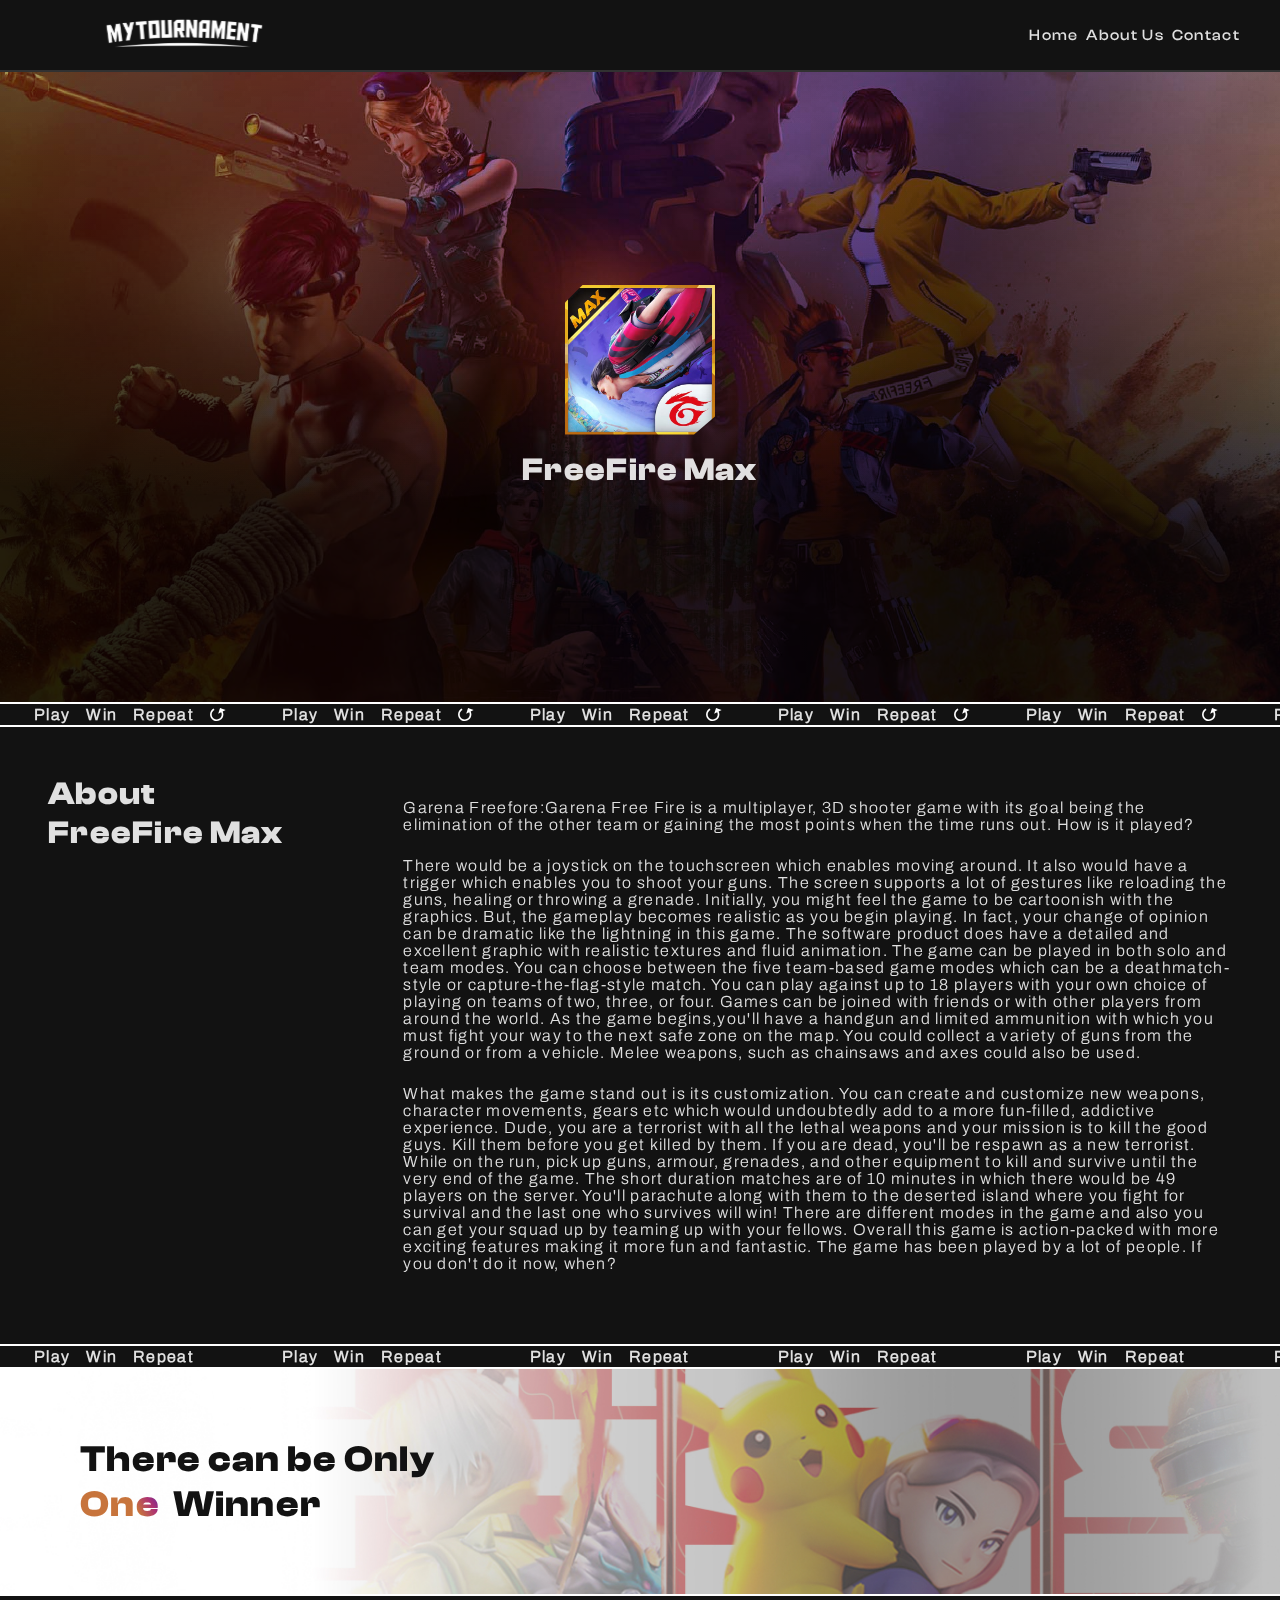
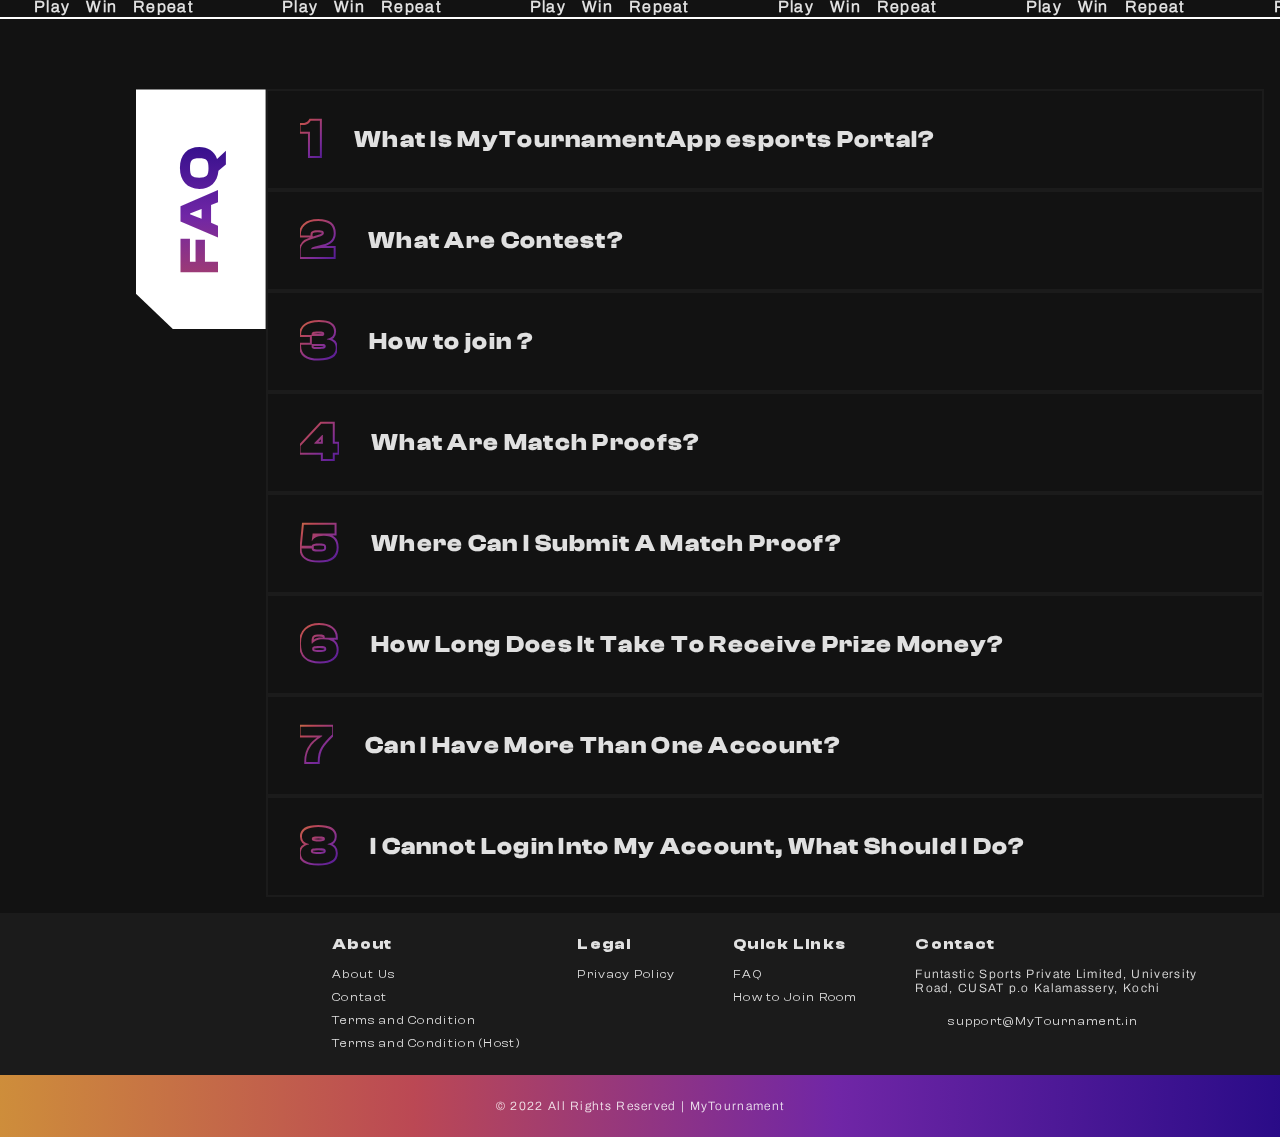
<file: games/free-fire-max.html>
<!DOCTYPE html><html><head><meta charSet="utf-8"/><meta name="viewport" content="width=device-width"/><title>FreeFire Max - My Tournament</title><meta name="description" content="My Tournament Home Page"/><link rel="icon" href="/favicon.ico"/><meta name="next-head-count" content="5"/><link rel="preload" href="/_next/static/css/6175134caecd14a9.css" as="style"/><link rel="stylesheet" href="/_next/static/css/6175134caecd14a9.css" data-n-g=""/><link rel="preload" href="/_next/static/css/61279cf6ebbf6bbf.css" as="style"/><link rel="stylesheet" href="/_next/static/css/61279cf6ebbf6bbf.css" data-n-p=""/><noscript data-n-css=""></noscript><script defer="" nomodule="" src="/_next/static/chunks/polyfills-c67a75d1b6f99dc8.js"></script><script src="/_next/static/chunks/webpack-ee7e63bc15b31913.js" defer=""></script><script src="/_next/static/chunks/framework-7751730b10fa0f74.js" defer=""></script><script src="/_next/static/chunks/main-591bb7ec51acdc0d.js" defer=""></script><script src="/_next/static/chunks/pages/_app-4c54ea77194f2fd3.js" defer=""></script><script src="/_next/static/chunks/320-9cc10837d30abe27.js" defer=""></script><script src="/_next/static/chunks/pages/games/free-fire-max-19f035d20e57847a.js" defer=""></script><script src="/_next/static/gajeTtEhWe_yTb8H38EOO/_buildManifest.js" defer=""></script><script src="/_next/static/gajeTtEhWe_yTb8H38EOO/_ssgManifest.js" defer=""></script></head><body><div id="__next"><div class="layout"><nav class="navbar_navbar__Jbjn8 false"><div style="transform:translateY(-200%) translateZ(0)"><a href="/"><span style="box-sizing:border-box;display:inline-block;overflow:hidden;width:initial;height:initial;background:none;opacity:1;border:0;margin:0;padding:0;position:relative;max-width:100%"><span style="box-sizing:border-box;display:block;width:initial;height:initial;background:none;opacity:1;border:0;margin:0;padding:0;max-width:100%"><img style="display:block;max-width:100%;width:initial;height:initial;background:none;opacity:1;border:0;margin:0;padding:0" alt="" aria-hidden="true" src="data:image/svg+xml,%3csvg%20xmlns=%27http://www.w3.org/2000/svg%27%20version=%271.1%27%20width=%27289%27%20height=%2735%27/%3e"/></span><img alt="logo" src="[data-uri]" decoding="async" data-nimg="intrinsic" style="position:absolute;top:0;left:0;bottom:0;right:0;box-sizing:border-box;padding:0;border:none;margin:auto;display:block;width:0;height:0;min-width:100%;max-width:100%;min-height:100%;max-height:100%;object-fit:contain"/><noscript><img alt="logo" src="/_next/static/media/mytournament_text_white.52748f61.svg" decoding="async" data-nimg="intrinsic" style="position:absolute;top:0;left:0;bottom:0;right:0;box-sizing:border-box;padding:0;border:none;margin:auto;display:block;width:0;height:0;min-width:100%;max-width:100%;min-height:100%;max-height:100%;object-fit:contain" loading="lazy"/></noscript></span></a></div><div class="navbar_navbarLinksDesk__uCbfv" style="transform:translateY(-200%) translateZ(0)"><a href="/">Home</a><a href="/about">About Us</a><a href="/contact">Contact</a></div><button class="navbar_navbarMenuButton__ZgD_Z false"><svg width="20" height="20" viewBox="0 0 20 20" fill="none" xmlns="http://www.w3.org/2000/svg"><circle cx="10" cy="10" r="9" stroke="white" stroke-width="2"></circle></svg></button></nav><main class="main__page"><div><div class="gameAbout_gameAbout__oFDya"><div class="gameAbout_banner__Rx2_5"><div class="gameAbout_logoContainer__T60GT"><span style="box-sizing:border-box;display:inline-block;overflow:hidden;width:initial;height:initial;background:none;opacity:1;border:0;margin:0;padding:0;position:relative;max-width:100%"><span style="box-sizing:border-box;display:block;width:initial;height:initial;background:none;opacity:1;border:0;margin:0;padding:0;max-width:100%"><img style="display:block;max-width:100%;width:initial;height:initial;background:none;opacity:1;border:0;margin:0;padding:0" alt="" aria-hidden="true" src="data:image/svg+xml,%3csvg%20xmlns=%27http://www.w3.org/2000/svg%27%20version=%271.1%27%20width=%27512%27%20height=%27512%27/%3e"/></span><img alt="logo" src="[data-uri]" decoding="async" data-nimg="intrinsic" style="position:absolute;top:0;left:0;bottom:0;right:0;box-sizing:border-box;padding:0;border:none;margin:auto;display:block;width:0;height:0;min-width:100%;max-width:100%;min-height:100%;max-height:100%"/><noscript><img alt="logo" src="/_next/static/media/freefire_512.1f91e989.jpg" decoding="async" data-nimg="intrinsic" style="position:absolute;top:0;left:0;bottom:0;right:0;box-sizing:border-box;padding:0;border:none;margin:auto;display:block;width:0;height:0;min-width:100%;max-width:100%;min-height:100%;max-height:100%" loading="lazy"/></noscript></span></div><h1>FreeFire Max</h1><div class="gameAbout_bannerImage__YnAV2"><span style="box-sizing:border-box;display:block;overflow:hidden;width:initial;height:initial;background:none;opacity:1;border:0;margin:0;padding:0;position:absolute;top:0;left:0;bottom:0;right:0"><img alt="bannerImage" src="[data-uri]" decoding="async" data-nimg="fill" style="position:absolute;top:0;left:0;bottom:0;right:0;box-sizing:border-box;padding:0;border:none;margin:auto;display:block;width:0;height:0;min-width:100%;max-width:100%;min-height:100%;max-height:100%;object-fit:cover"/><noscript><img alt="bannerImage" src="/_next/static/media/freefiremaxbanner.5e352c92.jpg" decoding="async" data-nimg="fill" style="position:absolute;top:0;left:0;bottom:0;right:0;box-sizing:border-box;padding:0;border:none;margin:auto;display:block;width:0;height:0;min-width:100%;max-width:100%;min-height:100%;max-height:100%;object-fit:cover" loading="lazy"/></noscript></span></div><div class="gameAbout_bannerGradient1__Vm9sm"></div><div class="gameAbout_bannerGradient2__bFJLH"></div></div><section class="gameAbout_About__PhwpH"><div class="gameAbout_aboutHeading__oKEo1"><h1>About</h1><h1>FreeFire Max</h1></div><div class="gameAbout_aboutDesc__MhyOz"><p>Garena Freefore:Garena Free Fire is a multiplayer, 3D shooter game with its goal being the elimination of the other team or gaining the most points when the time runs out. How is it played?</p><p>There would be a  joystick on the touchscreen which enables moving around. It also would have a trigger which enables you to shoot your guns. The screen supports a lot of gestures like reloading the guns, healing or throwing a grenade. Initially, you might feel the game to be cartoonish with the graphics. But, the gameplay becomes realistic as you begin playing. In fact, your change of opinion can be dramatic like the lightning in this game. The software product does have a detailed and excellent graphic with realistic textures and fluid animation. The game can be played in both solo and team modes. You can choose between the five team-based game modes which can be a deathmatch-style or capture-the-flag-style match. You can play against up to 18 players with your own choice of playing on teams of two, three, or four. Games can be joined with friends or with other players from around the world. As the game begins,you&#x27;ll have a handgun and limited ammunition with which you must fight your way to the next safe zone on the map. You could collect a variety of guns from the ground or from a vehicle. Melee weapons, such as chainsaws and axes could also be used.</p><p>What makes the game stand out is its customization. You can create and customize new weapons, character movements, gears etc which would undoubtedly add to a more fun-filled, addictive experience. Dude, you are a terrorist with all the lethal weapons and your mission is to kill the good guys. Kill them before you get killed by them. If you are dead, you&#x27;ll be respawn as a new terrorist.  While on the run, pick up guns, armour, grenades, and other equipment to kill and survive until the very end of the game. The short duration matches are of 10 minutes in which there would be 49 players on the server. You&#x27;ll parachute along with them to the deserted island where you fight for survival and the last one who survives will win! There are different modes in the game and also you can get your squad up by teaming up with your fellows. Overall this game is action-packed with more exciting features making it more fun and fantastic. The game has been played by a lot of people. If you don&#x27;t do it now, when?</p></div></section><section class="onlyWinnerBanner_winnerBanner__bK0mt"><h1>There can be Only <br/><span class="onlyWinnerBanner_one__cqUQn">One</span>  Winner</h1><div class="onlyWinnerBanner_downloadButtons__okUjH"><a href="https://apps.apple.com/in/app/mytournament/id1604523180" target="_blank" rel="noreferrer"><span style="box-sizing:border-box;display:inline-block;overflow:hidden;width:initial;height:initial;background:none;opacity:1;border:0;margin:0;padding:0;position:relative;max-width:100%"><span style="box-sizing:border-box;display:block;width:initial;height:initial;background:none;opacity:1;border:0;margin:0;padding:0;max-width:100%"><img style="display:block;max-width:100%;width:initial;height:initial;background:none;opacity:1;border:0;margin:0;padding:0" alt="" aria-hidden="true" src="data:image/svg+xml,%3csvg%20xmlns=%27http://www.w3.org/2000/svg%27%20version=%271.1%27%20width=%27125%27%20height=%2755%27/%3e"/></span><img alt="Download from Iphone" src="[data-uri]" decoding="async" data-nimg="intrinsic" style="position:absolute;top:0;left:0;bottom:0;right:0;box-sizing:border-box;padding:0;border:none;margin:auto;display:block;width:0;height:0;min-width:100%;max-width:100%;min-height:100%;max-height:100%;object-fit:contain"/><noscript><img alt="Download from Iphone" src="/_next/static/media/download_appstore.d214f3bd.png" decoding="async" data-nimg="intrinsic" style="position:absolute;top:0;left:0;bottom:0;right:0;box-sizing:border-box;padding:0;border:none;margin:auto;display:block;width:0;height:0;min-width:100%;max-width:100%;min-height:100%;max-height:100%;object-fit:contain" loading="lazy"/></noscript></span></a><a href="https://play.google.com/store/apps/details?id=com.mytournament.app" target="_blank" rel="noreferrer"><span style="box-sizing:border-box;display:inline-block;overflow:hidden;width:initial;height:initial;background:none;opacity:1;border:0;margin:0;padding:0;position:relative;max-width:100%"><span style="box-sizing:border-box;display:block;width:initial;height:initial;background:none;opacity:1;border:0;margin:0;padding:0;max-width:100%"><img style="display:block;max-width:100%;width:initial;height:initial;background:none;opacity:1;border:0;margin:0;padding:0" alt="" aria-hidden="true" src="data:image/svg+xml,%3csvg%20xmlns=%27http://www.w3.org/2000/svg%27%20version=%271.1%27%20width=%27150%27%20height=%2783%27/%3e"/></span><img alt="Download from Android" src="[data-uri]" decoding="async" data-nimg="intrinsic" style="position:absolute;top:0;left:0;bottom:0;right:0;box-sizing:border-box;padding:0;border:none;margin:auto;display:block;width:0;height:0;min-width:100%;max-width:100%;min-height:100%;max-height:100%;object-fit:contain"/><noscript><img alt="Download from Android" src="/_next/static/media/download_playstore.41f241d1.png" decoding="async" data-nimg="intrinsic" style="position:absolute;top:0;left:0;bottom:0;right:0;box-sizing:border-box;padding:0;border:none;margin:auto;display:block;width:0;height:0;min-width:100%;max-width:100%;min-height:100%;max-height:100%;object-fit:contain" loading="lazy"/></noscript></span></a></div></section><section class="faq_faq__Zie8D"><div class="faq_faqHeader__O7ql8"><div class="faq_headerContainer__7Zk8U"><div class="faq_faqShapeContainer__m5pGF"><span class="faq_shapes__A95P6"><span style="box-sizing:border-box;display:inline-block;overflow:hidden;width:initial;height:initial;background:none;opacity:1;border:0;margin:0;padding:0;position:relative;max-width:100%"><span style="box-sizing:border-box;display:block;width:initial;height:initial;background:none;opacity:1;border:0;margin:0;padding:0;max-width:100%"><img style="display:block;max-width:100%;width:initial;height:initial;background:none;opacity:1;border:0;margin:0;padding:0" alt="" aria-hidden="true" src="data:image/svg+xml,%3csvg%20xmlns=%27http://www.w3.org/2000/svg%27%20version=%271.1%27%20width=%2725%27%20height=%2725%27/%3e"/></span><img alt="triangle" src="[data-uri]" decoding="async" data-nimg="intrinsic" style="position:absolute;top:0;left:0;bottom:0;right:0;box-sizing:border-box;padding:0;border:none;margin:auto;display:block;width:0;height:0;min-width:100%;max-width:100%;min-height:100%;max-height:100%"/><noscript><img alt="triangle" src="/_next/static/media/traigleSmallGrey.e70fbe64.png" decoding="async" data-nimg="intrinsic" style="position:absolute;top:0;left:0;bottom:0;right:0;box-sizing:border-box;padding:0;border:none;margin:auto;display:block;width:0;height:0;min-width:100%;max-width:100%;min-height:100%;max-height:100%" loading="lazy"/></noscript></span></span><span class="faq_shapes__A95P6"><span style="box-sizing:border-box;display:inline-block;overflow:hidden;width:initial;height:initial;background:none;opacity:1;border:0;margin:0;padding:0;position:relative;max-width:100%"><span style="box-sizing:border-box;display:block;width:initial;height:initial;background:none;opacity:1;border:0;margin:0;padding:0;max-width:100%"><img style="display:block;max-width:100%;width:initial;height:initial;background:none;opacity:1;border:0;margin:0;padding:0" alt="" aria-hidden="true" src="data:image/svg+xml,%3csvg%20xmlns=%27http://www.w3.org/2000/svg%27%20version=%271.1%27%20width=%2725%27%20height=%2725%27/%3e"/></span><img alt="circle" src="[data-uri]" decoding="async" data-nimg="intrinsic" class="faq_shapes__A95P6" style="position:absolute;top:0;left:0;bottom:0;right:0;box-sizing:border-box;padding:0;border:none;margin:auto;display:block;width:0;height:0;min-width:100%;max-width:100%;min-height:100%;max-height:100%"/><noscript><img alt="circle" src="/_next/static/media/circleSmallGrey.2830f77b.png" decoding="async" data-nimg="intrinsic" style="position:absolute;top:0;left:0;bottom:0;right:0;box-sizing:border-box;padding:0;border:none;margin:auto;display:block;width:0;height:0;min-width:100%;max-width:100%;min-height:100%;max-height:100%" class="faq_shapes__A95P6" loading="lazy"/></noscript></span></span><span class="faq_shapes__A95P6"><span style="box-sizing:border-box;display:inline-block;overflow:hidden;width:initial;height:initial;background:none;opacity:1;border:0;margin:0;padding:0;position:relative;max-width:100%"><span style="box-sizing:border-box;display:block;width:initial;height:initial;background:none;opacity:1;border:0;margin:0;padding:0;max-width:100%"><img style="display:block;max-width:100%;width:initial;height:initial;background:none;opacity:1;border:0;margin:0;padding:0" alt="" aria-hidden="true" src="data:image/svg+xml,%3csvg%20xmlns=%27http://www.w3.org/2000/svg%27%20version=%271.1%27%20width=%2725%27%20height=%2725%27/%3e"/></span><img alt="star" src="[data-uri]" decoding="async" data-nimg="intrinsic" class="faq_shapes__A95P6" style="position:absolute;top:0;left:0;bottom:0;right:0;box-sizing:border-box;padding:0;border:none;margin:auto;display:block;width:0;height:0;min-width:100%;max-width:100%;min-height:100%;max-height:100%"/><noscript><img alt="star" src="/_next/static/media/starSmallGrey.9f5fae0c.png" decoding="async" data-nimg="intrinsic" style="position:absolute;top:0;left:0;bottom:0;right:0;box-sizing:border-box;padding:0;border:none;margin:auto;display:block;width:0;height:0;min-width:100%;max-width:100%;min-height:100%;max-height:100%" class="faq_shapes__A95P6" loading="lazy"/></noscript></span></span></div><div class="faq_faqHeading__jR0Cg"><h1>FAQ</h1></div></div></div><div class="faq_faqContainer__vFoe7"><div><div class="accordion_accordionElement__cyOea accordion_accordionElementCondense__YiXC4"><header class="accordion_accordionHeading__3_mgN"><div class="accordion_accordionTitle__U4KaD"><h3>1</h3><h2>What Is MyTournamentApp esports Portal?</h2></div><div class="accordion_arrow__Gyos_ accordion_arrowUp__UVNUu"><span style="box-sizing:border-box;display:inline-block;overflow:hidden;width:initial;height:initial;background:none;opacity:1;border:0;margin:0;padding:0;position:relative;max-width:100%"><span style="box-sizing:border-box;display:block;width:initial;height:initial;background:none;opacity:1;border:0;margin:0;padding:0;max-width:100%"><img style="display:block;max-width:100%;width:initial;height:initial;background:none;opacity:1;border:0;margin:0;padding:0" alt="" aria-hidden="true" src="data:image/svg+xml,%3csvg%20xmlns=%27http://www.w3.org/2000/svg%27%20version=%271.1%27%20width=%2735%27%20height=%2735%27/%3e"/></span><img alt="arrow" src="[data-uri]" decoding="async" data-nimg="intrinsic" style="position:absolute;top:0;left:0;bottom:0;right:0;box-sizing:border-box;padding:0;border:none;margin:auto;display:block;width:0;height:0;min-width:100%;max-width:100%;min-height:100%;max-height:100%;object-fit:contain"/><noscript><img alt="arrow" src="/_next/static/media/rounded_arrow_up.4c61fad8.svg" decoding="async" data-nimg="intrinsic" style="position:absolute;top:0;left:0;bottom:0;right:0;box-sizing:border-box;padding:0;border:none;margin:auto;display:block;width:0;height:0;min-width:100%;max-width:100%;min-height:100%;max-height:100%;object-fit:contain" loading="lazy"/></noscript></span></div></header><div class="accordion_desc__vS3mL accordion_descCondense__8hehc"><p>MyTournamentApp eSports Portal gives players a unique online gaming experience where they can compete from the comfort of their home in contests for Cash Prizes.</p></div></div><div class="accordion_accordionElement__cyOea accordion_accordionElementCondense__YiXC4"><header class="accordion_accordionHeading__3_mgN"><div class="accordion_accordionTitle__U4KaD"><h3>2</h3><h2>What Are Contest?</h2></div><div class="accordion_arrow__Gyos_ accordion_arrowUp__UVNUu"><span style="box-sizing:border-box;display:inline-block;overflow:hidden;width:initial;height:initial;background:none;opacity:1;border:0;margin:0;padding:0;position:relative;max-width:100%"><span style="box-sizing:border-box;display:block;width:initial;height:initial;background:none;opacity:1;border:0;margin:0;padding:0;max-width:100%"><img style="display:block;max-width:100%;width:initial;height:initial;background:none;opacity:1;border:0;margin:0;padding:0" alt="" aria-hidden="true" src="data:image/svg+xml,%3csvg%20xmlns=%27http://www.w3.org/2000/svg%27%20version=%271.1%27%20width=%2735%27%20height=%2735%27/%3e"/></span><img alt="arrow" src="[data-uri]" decoding="async" data-nimg="intrinsic" style="position:absolute;top:0;left:0;bottom:0;right:0;box-sizing:border-box;padding:0;border:none;margin:auto;display:block;width:0;height:0;min-width:100%;max-width:100%;min-height:100%;max-height:100%;object-fit:contain"/><noscript><img alt="arrow" src="/_next/static/media/rounded_arrow_up.4c61fad8.svg" decoding="async" data-nimg="intrinsic" style="position:absolute;top:0;left:0;bottom:0;right:0;box-sizing:border-box;padding:0;border:none;margin:auto;display:block;width:0;height:0;min-width:100%;max-width:100%;min-height:100%;max-height:100%;object-fit:contain" loading="lazy"/></noscript></span></div></header><div class="accordion_desc__vS3mL accordion_descCondense__8hehc"><p>Contest are gaming competitions structured in variety of formats across MyTournamentApp, giving players a chance to compete with others for win the prize. We at MyTournamentApp aim to provide you the best gaming experience though our online contest. Our online contest take place time to time which can scheduled on upcoming contest tab.</p></div></div><div class="accordion_accordionElement__cyOea accordion_accordionElementCondense__YiXC4"><header class="accordion_accordionHeading__3_mgN"><div class="accordion_accordionTitle__U4KaD"><h3>3</h3><h2>How to join ?</h2></div><div class="accordion_arrow__Gyos_ accordion_arrowUp__UVNUu"><span style="box-sizing:border-box;display:inline-block;overflow:hidden;width:initial;height:initial;background:none;opacity:1;border:0;margin:0;padding:0;position:relative;max-width:100%"><span style="box-sizing:border-box;display:block;width:initial;height:initial;background:none;opacity:1;border:0;margin:0;padding:0;max-width:100%"><img style="display:block;max-width:100%;width:initial;height:initial;background:none;opacity:1;border:0;margin:0;padding:0" alt="" aria-hidden="true" src="data:image/svg+xml,%3csvg%20xmlns=%27http://www.w3.org/2000/svg%27%20version=%271.1%27%20width=%2735%27%20height=%2735%27/%3e"/></span><img alt="arrow" src="[data-uri]" decoding="async" data-nimg="intrinsic" style="position:absolute;top:0;left:0;bottom:0;right:0;box-sizing:border-box;padding:0;border:none;margin:auto;display:block;width:0;height:0;min-width:100%;max-width:100%;min-height:100%;max-height:100%;object-fit:contain"/><noscript><img alt="arrow" src="/_next/static/media/rounded_arrow_up.4c61fad8.svg" decoding="async" data-nimg="intrinsic" style="position:absolute;top:0;left:0;bottom:0;right:0;box-sizing:border-box;padding:0;border:none;margin:auto;display:block;width:0;height:0;min-width:100%;max-width:100%;min-height:100%;max-height:100%;object-fit:contain" loading="lazy"/></noscript></span></div></header><div class="accordion_desc__vS3mL accordion_descCondense__8hehc"><p>Once you are signed in you can start playing any contest. Go on the contest tab and click on any contest you wish to join. Once you have chosen the contest you want to join then register for that contest. Once registered you would get an email when the contest is made live.</p></div></div><div class="accordion_accordionElement__cyOea accordion_accordionElementCondense__YiXC4"><header class="accordion_accordionHeading__3_mgN"><div class="accordion_accordionTitle__U4KaD"><h3>4</h3><h2>What Are Match Proofs?</h2></div><div class="accordion_arrow__Gyos_ accordion_arrowUp__UVNUu"><span style="box-sizing:border-box;display:inline-block;overflow:hidden;width:initial;height:initial;background:none;opacity:1;border:0;margin:0;padding:0;position:relative;max-width:100%"><span style="box-sizing:border-box;display:block;width:initial;height:initial;background:none;opacity:1;border:0;margin:0;padding:0;max-width:100%"><img style="display:block;max-width:100%;width:initial;height:initial;background:none;opacity:1;border:0;margin:0;padding:0" alt="" aria-hidden="true" src="data:image/svg+xml,%3csvg%20xmlns=%27http://www.w3.org/2000/svg%27%20version=%271.1%27%20width=%2735%27%20height=%2735%27/%3e"/></span><img alt="arrow" src="[data-uri]" decoding="async" data-nimg="intrinsic" style="position:absolute;top:0;left:0;bottom:0;right:0;box-sizing:border-box;padding:0;border:none;margin:auto;display:block;width:0;height:0;min-width:100%;max-width:100%;min-height:100%;max-height:100%;object-fit:contain"/><noscript><img alt="arrow" src="/_next/static/media/rounded_arrow_up.4c61fad8.svg" decoding="async" data-nimg="intrinsic" style="position:absolute;top:0;left:0;bottom:0;right:0;box-sizing:border-box;padding:0;border:none;margin:auto;display:block;width:0;height:0;min-width:100%;max-width:100%;min-height:100%;max-height:100%;object-fit:contain" loading="lazy"/></noscript></span></div></header><div class="accordion_desc__vS3mL accordion_descCondense__8hehc"><p>Match proofs are evidences which are required to validate a result. They can be submitted in the form of pictures/videos.</p></div></div><div class="accordion_accordionElement__cyOea accordion_accordionElementCondense__YiXC4"><header class="accordion_accordionHeading__3_mgN"><div class="accordion_accordionTitle__U4KaD"><h3>5</h3><h2>Where Can I Submit A Match Proof?</h2></div><div class="accordion_arrow__Gyos_ accordion_arrowUp__UVNUu"><span style="box-sizing:border-box;display:inline-block;overflow:hidden;width:initial;height:initial;background:none;opacity:1;border:0;margin:0;padding:0;position:relative;max-width:100%"><span style="box-sizing:border-box;display:block;width:initial;height:initial;background:none;opacity:1;border:0;margin:0;padding:0;max-width:100%"><img style="display:block;max-width:100%;width:initial;height:initial;background:none;opacity:1;border:0;margin:0;padding:0" alt="" aria-hidden="true" src="data:image/svg+xml,%3csvg%20xmlns=%27http://www.w3.org/2000/svg%27%20version=%271.1%27%20width=%2735%27%20height=%2735%27/%3e"/></span><img alt="arrow" src="[data-uri]" decoding="async" data-nimg="intrinsic" style="position:absolute;top:0;left:0;bottom:0;right:0;box-sizing:border-box;padding:0;border:none;margin:auto;display:block;width:0;height:0;min-width:100%;max-width:100%;min-height:100%;max-height:100%;object-fit:contain"/><noscript><img alt="arrow" src="/_next/static/media/rounded_arrow_up.4c61fad8.svg" decoding="async" data-nimg="intrinsic" style="position:absolute;top:0;left:0;bottom:0;right:0;box-sizing:border-box;padding:0;border:none;margin:auto;display:block;width:0;height:0;min-width:100%;max-width:100%;min-height:100%;max-height:100%;object-fit:contain" loading="lazy"/></noscript></span></div></header><div class="accordion_desc__vS3mL accordion_descCondense__8hehc"><p>Match Proofs are to be submitted to the admin with the match id on the respective chat portals available for each contest. Admin take all the decisions and their decision is final As it stands.</p></div></div><div class="accordion_accordionElement__cyOea accordion_accordionElementCondense__YiXC4"><header class="accordion_accordionHeading__3_mgN"><div class="accordion_accordionTitle__U4KaD"><h3>6</h3><h2>How Long Does It Take To Receive Prize Money?</h2></div><div class="accordion_arrow__Gyos_ accordion_arrowUp__UVNUu"><span style="box-sizing:border-box;display:inline-block;overflow:hidden;width:initial;height:initial;background:none;opacity:1;border:0;margin:0;padding:0;position:relative;max-width:100%"><span style="box-sizing:border-box;display:block;width:initial;height:initial;background:none;opacity:1;border:0;margin:0;padding:0;max-width:100%"><img style="display:block;max-width:100%;width:initial;height:initial;background:none;opacity:1;border:0;margin:0;padding:0" alt="" aria-hidden="true" src="data:image/svg+xml,%3csvg%20xmlns=%27http://www.w3.org/2000/svg%27%20version=%271.1%27%20width=%2735%27%20height=%2735%27/%3e"/></span><img alt="arrow" src="[data-uri]" decoding="async" data-nimg="intrinsic" style="position:absolute;top:0;left:0;bottom:0;right:0;box-sizing:border-box;padding:0;border:none;margin:auto;display:block;width:0;height:0;min-width:100%;max-width:100%;min-height:100%;max-height:100%;object-fit:contain"/><noscript><img alt="arrow" src="/_next/static/media/rounded_arrow_up.4c61fad8.svg" decoding="async" data-nimg="intrinsic" style="position:absolute;top:0;left:0;bottom:0;right:0;box-sizing:border-box;padding:0;border:none;margin:auto;display:block;width:0;height:0;min-width:100%;max-width:100%;min-height:100%;max-height:100%;object-fit:contain" loading="lazy"/></noscript></span></div></header><div class="accordion_desc__vS3mL accordion_descCondense__8hehc"><p>Money will be transferred to wallet As soon As the contest ends.</p></div></div><div class="accordion_accordionElement__cyOea accordion_accordionElementCondense__YiXC4"><header class="accordion_accordionHeading__3_mgN"><div class="accordion_accordionTitle__U4KaD"><h3>7</h3><h2>Can I Have More Than One Account?</h2></div><div class="accordion_arrow__Gyos_ accordion_arrowUp__UVNUu"><span style="box-sizing:border-box;display:inline-block;overflow:hidden;width:initial;height:initial;background:none;opacity:1;border:0;margin:0;padding:0;position:relative;max-width:100%"><span style="box-sizing:border-box;display:block;width:initial;height:initial;background:none;opacity:1;border:0;margin:0;padding:0;max-width:100%"><img style="display:block;max-width:100%;width:initial;height:initial;background:none;opacity:1;border:0;margin:0;padding:0" alt="" aria-hidden="true" src="data:image/svg+xml,%3csvg%20xmlns=%27http://www.w3.org/2000/svg%27%20version=%271.1%27%20width=%2735%27%20height=%2735%27/%3e"/></span><img alt="arrow" src="[data-uri]" decoding="async" data-nimg="intrinsic" style="position:absolute;top:0;left:0;bottom:0;right:0;box-sizing:border-box;padding:0;border:none;margin:auto;display:block;width:0;height:0;min-width:100%;max-width:100%;min-height:100%;max-height:100%;object-fit:contain"/><noscript><img alt="arrow" src="/_next/static/media/rounded_arrow_up.4c61fad8.svg" decoding="async" data-nimg="intrinsic" style="position:absolute;top:0;left:0;bottom:0;right:0;box-sizing:border-box;padding:0;border:none;margin:auto;display:block;width:0;height:0;min-width:100%;max-width:100%;min-height:100%;max-height:100%;object-fit:contain" loading="lazy"/></noscript></span></div></header><div class="accordion_desc__vS3mL accordion_descCondense__8hehc"><p>No,a single person cannot have more than one account. We have established strict rules to identify such accounts and such accounts will be banned permanently from the portal. We have ensured that a single person with his/her single account can play multiple games innumerable times.</p></div></div><div class="accordion_accordionElement__cyOea accordion_accordionElementCondense__YiXC4"><header class="accordion_accordionHeading__3_mgN"><div class="accordion_accordionTitle__U4KaD"><h3>8</h3><h2>I Cannot Login Into My Account, What Should I Do?</h2></div><div class="accordion_arrow__Gyos_ accordion_arrowUp__UVNUu"><span style="box-sizing:border-box;display:inline-block;overflow:hidden;width:initial;height:initial;background:none;opacity:1;border:0;margin:0;padding:0;position:relative;max-width:100%"><span style="box-sizing:border-box;display:block;width:initial;height:initial;background:none;opacity:1;border:0;margin:0;padding:0;max-width:100%"><img style="display:block;max-width:100%;width:initial;height:initial;background:none;opacity:1;border:0;margin:0;padding:0" alt="" aria-hidden="true" src="data:image/svg+xml,%3csvg%20xmlns=%27http://www.w3.org/2000/svg%27%20version=%271.1%27%20width=%2735%27%20height=%2735%27/%3e"/></span><img alt="arrow" src="[data-uri]" decoding="async" data-nimg="intrinsic" style="position:absolute;top:0;left:0;bottom:0;right:0;box-sizing:border-box;padding:0;border:none;margin:auto;display:block;width:0;height:0;min-width:100%;max-width:100%;min-height:100%;max-height:100%;object-fit:contain"/><noscript><img alt="arrow" src="/_next/static/media/rounded_arrow_up.4c61fad8.svg" decoding="async" data-nimg="intrinsic" style="position:absolute;top:0;left:0;bottom:0;right:0;box-sizing:border-box;padding:0;border:none;margin:auto;display:block;width:0;height:0;min-width:100%;max-width:100%;min-height:100%;max-height:100%;object-fit:contain" loading="lazy"/></noscript></span></div></header><div class="accordion_desc__vS3mL accordion_descCondense__8hehc"><p>Please try resetting your password. If resetting your password does not work, kindly write a mail to support@MyTournamentApp.com stating the issue you are facing.		</p></div></div></div></div></section></div></div></main><footer class="footer_footer__LV2HF"><div class="footer_mainFooterContainer__BLZEz"><div class="footer_logoAndSocial__Lr2fS"><a href="/"><span style="box-sizing:border-box;display:inline-block;overflow:hidden;width:initial;height:initial;background:none;opacity:1;border:0;margin:0;padding:0;position:relative;max-width:100%"><span style="box-sizing:border-box;display:block;width:initial;height:initial;background:none;opacity:1;border:0;margin:0;padding:0;max-width:100%"><img style="display:block;max-width:100%;width:initial;height:initial;background:none;opacity:1;border:0;margin:0;padding:0" alt="" aria-hidden="true" src="data:image/svg+xml,%3csvg%20xmlns=%27http://www.w3.org/2000/svg%27%20version=%271.1%27%20width=%27230%27%20height=%2748%27/%3e"/></span><img alt="Logo" src="[data-uri]" decoding="async" data-nimg="intrinsic" style="position:absolute;top:0;left:0;bottom:0;right:0;box-sizing:border-box;padding:0;border:none;margin:auto;display:block;width:0;height:0;min-width:100%;max-width:100%;min-height:100%;max-height:100%"/><noscript><img alt="Logo" src="/_next/static/media/mytournament_text_white.52748f61.svg" decoding="async" data-nimg="intrinsic" style="position:absolute;top:0;left:0;bottom:0;right:0;box-sizing:border-box;padding:0;border:none;margin:auto;display:block;width:0;height:0;min-width:100%;max-width:100%;min-height:100%;max-height:100%" loading="lazy"/></noscript></span></a><div class="footer_SocialContainer__8sJau"><a href="https://www.instagram.com/mytournament.india" target="_blank" rel="noreferrer"><span style="box-sizing:border-box;display:inline-block;overflow:hidden;width:initial;height:initial;background:none;opacity:1;border:0;margin:0;padding:0;position:relative;max-width:100%"><span style="box-sizing:border-box;display:block;width:initial;height:initial;background:none;opacity:1;border:0;margin:0;padding:0;max-width:100%"><img style="display:block;max-width:100%;width:initial;height:initial;background:none;opacity:1;border:0;margin:0;padding:0" alt="" aria-hidden="true" src="data:image/svg+xml,%3csvg%20xmlns=%27http://www.w3.org/2000/svg%27%20version=%271.1%27%20width=%2717%27%20height=%2720%27/%3e"/></span><img alt="instagram" src="[data-uri]" decoding="async" data-nimg="intrinsic" style="position:absolute;top:0;left:0;bottom:0;right:0;box-sizing:border-box;padding:0;border:none;margin:auto;display:block;width:0;height:0;min-width:100%;max-width:100%;min-height:100%;max-height:100%"/><noscript><img alt="instagram" src="/_next/static/media/instagram.9e180007.svg" decoding="async" data-nimg="intrinsic" style="position:absolute;top:0;left:0;bottom:0;right:0;box-sizing:border-box;padding:0;border:none;margin:auto;display:block;width:0;height:0;min-width:100%;max-width:100%;min-height:100%;max-height:100%" loading="lazy"/></noscript></span></a><a href="https://www.youtube.com/channel/UCP4ysWDjZ7XMTgdYybOITHQ" target="_blank" rel="noreferrer"><span style="box-sizing:border-box;display:inline-block;overflow:hidden;width:initial;height:initial;background:none;opacity:1;border:0;margin:0;padding:0;position:relative;max-width:100%"><span style="box-sizing:border-box;display:block;width:initial;height:initial;background:none;opacity:1;border:0;margin:0;padding:0;max-width:100%"><img style="display:block;max-width:100%;width:initial;height:initial;background:none;opacity:1;border:0;margin:0;padding:0" alt="" aria-hidden="true" src="data:image/svg+xml,%3csvg%20xmlns=%27http://www.w3.org/2000/svg%27%20version=%271.1%27%20width=%2717%27%20height=%2720%27/%3e"/></span><img alt="youtube" src="[data-uri]" decoding="async" data-nimg="intrinsic" style="position:absolute;top:0;left:0;bottom:0;right:0;box-sizing:border-box;padding:0;border:none;margin:auto;display:block;width:0;height:0;min-width:100%;max-width:100%;min-height:100%;max-height:100%"/><noscript><img alt="youtube" src="/_next/static/media/youtube.c22b9e2b.svg" decoding="async" data-nimg="intrinsic" style="position:absolute;top:0;left:0;bottom:0;right:0;box-sizing:border-box;padding:0;border:none;margin:auto;display:block;width:0;height:0;min-width:100%;max-width:100%;min-height:100%;max-height:100%" loading="lazy"/></noscript></span></a><a><span style="box-sizing:border-box;display:inline-block;overflow:hidden;width:initial;height:initial;background:none;opacity:1;border:0;margin:0;padding:0;position:relative;max-width:100%"><span style="box-sizing:border-box;display:block;width:initial;height:initial;background:none;opacity:1;border:0;margin:0;padding:0;max-width:100%"><img style="display:block;max-width:100%;width:initial;height:initial;background:none;opacity:1;border:0;margin:0;padding:0" alt="" aria-hidden="true" src="data:image/svg+xml,%3csvg%20xmlns=%27http://www.w3.org/2000/svg%27%20version=%271.1%27%20width=%2717%27%20height=%2720%27/%3e"/></span><img alt="facebook" src="[data-uri]" decoding="async" data-nimg="intrinsic" style="position:absolute;top:0;left:0;bottom:0;right:0;box-sizing:border-box;padding:0;border:none;margin:auto;display:block;width:0;height:0;min-width:100%;max-width:100%;min-height:100%;max-height:100%"/><noscript><img alt="facebook" src="/_next/static/media/facebook.55e86e45.svg" decoding="async" data-nimg="intrinsic" style="position:absolute;top:0;left:0;bottom:0;right:0;box-sizing:border-box;padding:0;border:none;margin:auto;display:block;width:0;height:0;min-width:100%;max-width:100%;min-height:100%;max-height:100%" loading="lazy"/></noscript></span></a><a><span style="box-sizing:border-box;display:inline-block;overflow:hidden;width:initial;height:initial;background:none;opacity:1;border:0;margin:0;padding:0;position:relative;max-width:100%"><span style="box-sizing:border-box;display:block;width:initial;height:initial;background:none;opacity:1;border:0;margin:0;padding:0;max-width:100%"><img style="display:block;max-width:100%;width:initial;height:initial;background:none;opacity:1;border:0;margin:0;padding:0" alt="" aria-hidden="true" src="data:image/svg+xml,%3csvg%20xmlns=%27http://www.w3.org/2000/svg%27%20version=%271.1%27%20width=%2717%27%20height=%2720%27/%3e"/></span><img alt="twitter" src="[data-uri]" decoding="async" data-nimg="intrinsic" style="position:absolute;top:0;left:0;bottom:0;right:0;box-sizing:border-box;padding:0;border:none;margin:auto;display:block;width:0;height:0;min-width:100%;max-width:100%;min-height:100%;max-height:100%"/><noscript><img alt="twitter" src="/_next/static/media/twitter.05191f61.svg" decoding="async" data-nimg="intrinsic" style="position:absolute;top:0;left:0;bottom:0;right:0;box-sizing:border-box;padding:0;border:none;margin:auto;display:block;width:0;height:0;min-width:100%;max-width:100%;min-height:100%;max-height:100%" loading="lazy"/></noscript></span></a></div></div><div class="footer_linksContainer__kry8l"><h4 class="footer_linkHeading__32gLI">About</h4><a href="/about">About Us</a><a href="/contact">Contact</a><a href="/terms">Terms and Condition</a><a href="/hosting/terms">Terms and Condition (Host)</a></div><div class="footer_linksContainer__kry8l"><h4 class="footer_linkHeading__32gLI">Legal</h4><a href="/pp">Privacy Policy</a></div><div class="footer_linksContainer__kry8l"><h4 class="footer_linkHeading__32gLI">Quick Links</h4><a href="/faq">FAQ</a><a href="/faq#how-to-join">How to Join Room</a></div><div class="footer_linksContainer__kry8l"><h4 class="footer_linkHeading__32gLI">Contact</h4><p class="footer_footerAddress__c12_K">Funtastic Sports Private Limited, University Road, CUSAT p.o Kalamassery, Kochi</p><div class="footer_addressMails__IwlG4"><span style="box-sizing:border-box;display:inline-block;overflow:hidden;width:initial;height:initial;background:none;opacity:1;border:0;margin:0;padding:0;position:relative;max-width:100%"><span style="box-sizing:border-box;display:block;width:initial;height:initial;background:none;opacity:1;border:0;margin:0;padding:0;max-width:100%"><img style="display:block;max-width:100%;width:initial;height:initial;background:none;opacity:1;border:0;margin:0;padding:0" alt="" aria-hidden="true" src="data:image/svg+xml,%3csvg%20xmlns=%27http://www.w3.org/2000/svg%27%20version=%271.1%27%20width=%2721%27%20height=%2718%27/%3e"/></span><img alt="mail logo" src="[data-uri]" decoding="async" data-nimg="intrinsic" style="position:absolute;top:0;left:0;bottom:0;right:0;box-sizing:border-box;padding:0;border:none;margin:auto;display:block;width:0;height:0;min-width:100%;max-width:100%;min-height:100%;max-height:100%"/><noscript><img alt="mail logo" src="/_next/static/media/mail.c754fe1f.svg" decoding="async" data-nimg="intrinsic" style="position:absolute;top:0;left:0;bottom:0;right:0;box-sizing:border-box;padding:0;border:none;margin:auto;display:block;width:0;height:0;min-width:100%;max-width:100%;min-height:100%;max-height:100%" loading="lazy"/></noscript></span><div><a href="mailto:support@MyTournament.in">support@MyTournament.in</a></div></div></div></div><div class="footer_bottomFooter__Zfvxt"><p>© 2022 All Rights Reserved | MyTournament</p></div></footer></div></div><script id="__NEXT_DATA__" type="application/json">{"props":{"pageProps":{}},"page":"/games/free-fire-max","query":{},"buildId":"gajeTtEhWe_yTb8H38EOO","nextExport":true,"autoExport":true,"isFallback":false,"scriptLoader":[]}</script></body></html>
</file>
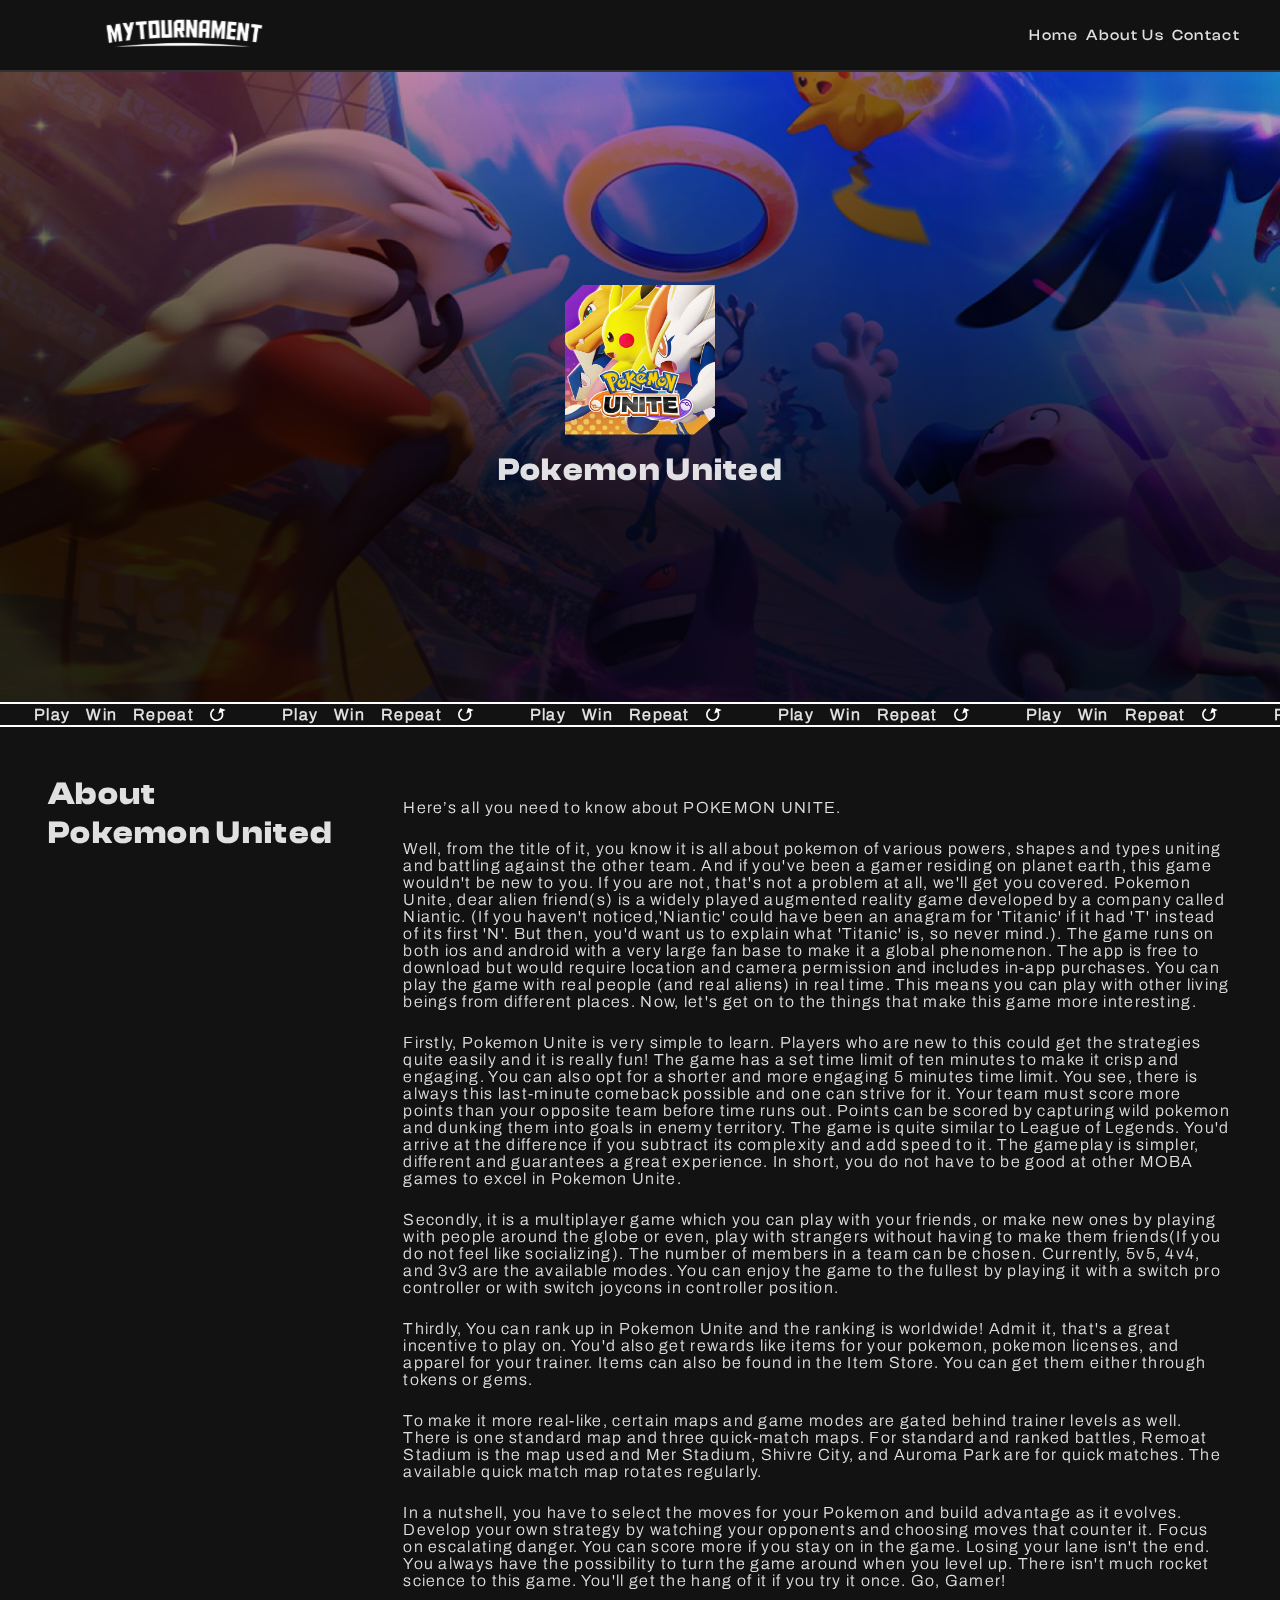
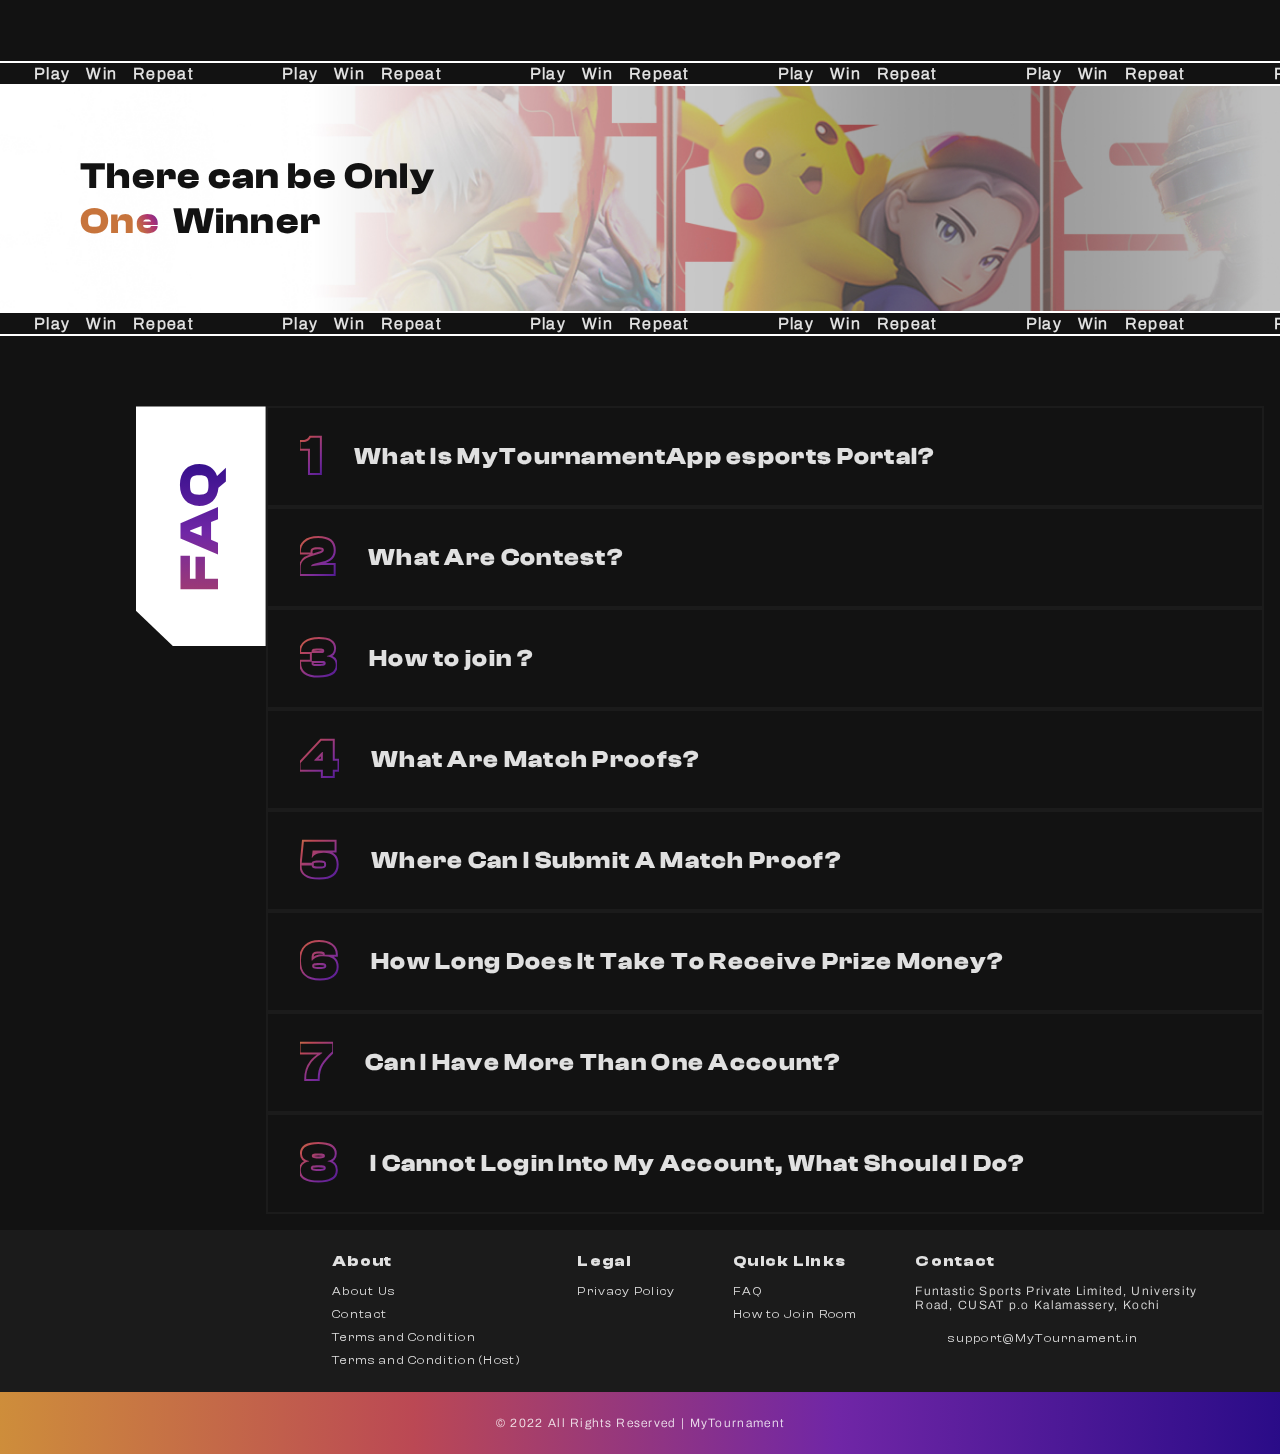
<file: games/pokemon-united.html>
<!DOCTYPE html><html><head><meta charSet="utf-8"/><meta name="viewport" content="width=device-width"/><title>Pokemon United - My Tournament</title><meta name="description" content="My Tournament Home Page"/><link rel="icon" href="/favicon.ico"/><meta name="next-head-count" content="5"/><link rel="preload" href="/_next/static/css/6175134caecd14a9.css" as="style"/><link rel="stylesheet" href="/_next/static/css/6175134caecd14a9.css" data-n-g=""/><link rel="preload" href="/_next/static/css/61279cf6ebbf6bbf.css" as="style"/><link rel="stylesheet" href="/_next/static/css/61279cf6ebbf6bbf.css" data-n-p=""/><noscript data-n-css=""></noscript><script defer="" nomodule="" src="/_next/static/chunks/polyfills-c67a75d1b6f99dc8.js"></script><script src="/_next/static/chunks/webpack-ee7e63bc15b31913.js" defer=""></script><script src="/_next/static/chunks/framework-7751730b10fa0f74.js" defer=""></script><script src="/_next/static/chunks/main-591bb7ec51acdc0d.js" defer=""></script><script src="/_next/static/chunks/pages/_app-4c54ea77194f2fd3.js" defer=""></script><script src="/_next/static/chunks/320-9cc10837d30abe27.js" defer=""></script><script src="/_next/static/chunks/pages/games/pokemon-united-8c832796c67bca59.js" defer=""></script><script src="/_next/static/gajeTtEhWe_yTb8H38EOO/_buildManifest.js" defer=""></script><script src="/_next/static/gajeTtEhWe_yTb8H38EOO/_ssgManifest.js" defer=""></script></head><body><div id="__next"><div class="layout"><nav class="navbar_navbar__Jbjn8 false"><div style="transform:translateY(-200%) translateZ(0)"><a href="/"><span style="box-sizing:border-box;display:inline-block;overflow:hidden;width:initial;height:initial;background:none;opacity:1;border:0;margin:0;padding:0;position:relative;max-width:100%"><span style="box-sizing:border-box;display:block;width:initial;height:initial;background:none;opacity:1;border:0;margin:0;padding:0;max-width:100%"><img style="display:block;max-width:100%;width:initial;height:initial;background:none;opacity:1;border:0;margin:0;padding:0" alt="" aria-hidden="true" src="data:image/svg+xml,%3csvg%20xmlns=%27http://www.w3.org/2000/svg%27%20version=%271.1%27%20width=%27289%27%20height=%2735%27/%3e"/></span><img alt="logo" src="[data-uri]" decoding="async" data-nimg="intrinsic" style="position:absolute;top:0;left:0;bottom:0;right:0;box-sizing:border-box;padding:0;border:none;margin:auto;display:block;width:0;height:0;min-width:100%;max-width:100%;min-height:100%;max-height:100%;object-fit:contain"/><noscript><img alt="logo" src="/_next/static/media/mytournament_text_white.52748f61.svg" decoding="async" data-nimg="intrinsic" style="position:absolute;top:0;left:0;bottom:0;right:0;box-sizing:border-box;padding:0;border:none;margin:auto;display:block;width:0;height:0;min-width:100%;max-width:100%;min-height:100%;max-height:100%;object-fit:contain" loading="lazy"/></noscript></span></a></div><div class="navbar_navbarLinksDesk__uCbfv" style="transform:translateY(-200%) translateZ(0)"><a href="/">Home</a><a href="/about">About Us</a><a href="/contact">Contact</a></div><button class="navbar_navbarMenuButton__ZgD_Z false"><svg width="20" height="20" viewBox="0 0 20 20" fill="none" xmlns="http://www.w3.org/2000/svg"><circle cx="10" cy="10" r="9" stroke="white" stroke-width="2"></circle></svg></button></nav><main class="main__page"><div><div class="gameAbout_gameAbout__oFDya"><div class="gameAbout_banner__Rx2_5"><div class="gameAbout_logoContainer__T60GT"><span style="box-sizing:border-box;display:inline-block;overflow:hidden;width:initial;height:initial;background:none;opacity:1;border:0;margin:0;padding:0;position:relative;max-width:100%"><span style="box-sizing:border-box;display:block;width:initial;height:initial;background:none;opacity:1;border:0;margin:0;padding:0;max-width:100%"><img style="display:block;max-width:100%;width:initial;height:initial;background:none;opacity:1;border:0;margin:0;padding:0" alt="" aria-hidden="true" src="data:image/svg+xml,%3csvg%20xmlns=%27http://www.w3.org/2000/svg%27%20version=%271.1%27%20width=%27512%27%20height=%27512%27/%3e"/></span><img alt="logo" src="[data-uri]" decoding="async" data-nimg="intrinsic" style="position:absolute;top:0;left:0;bottom:0;right:0;box-sizing:border-box;padding:0;border:none;margin:auto;display:block;width:0;height:0;min-width:100%;max-width:100%;min-height:100%;max-height:100%"/><noscript><img alt="logo" src="/_next/static/media/pokemon_512.03714266.jpg" decoding="async" data-nimg="intrinsic" style="position:absolute;top:0;left:0;bottom:0;right:0;box-sizing:border-box;padding:0;border:none;margin:auto;display:block;width:0;height:0;min-width:100%;max-width:100%;min-height:100%;max-height:100%" loading="lazy"/></noscript></span></div><h1>Pokemon United</h1><div class="gameAbout_bannerImage__YnAV2"><span style="box-sizing:border-box;display:block;overflow:hidden;width:initial;height:initial;background:none;opacity:1;border:0;margin:0;padding:0;position:absolute;top:0;left:0;bottom:0;right:0"><img alt="bannerImage" src="[data-uri]" decoding="async" data-nimg="fill" style="position:absolute;top:0;left:0;bottom:0;right:0;box-sizing:border-box;padding:0;border:none;margin:auto;display:block;width:0;height:0;min-width:100%;max-width:100%;min-height:100%;max-height:100%;object-fit:cover"/><noscript><img alt="bannerImage" src="/_next/static/media/pokemonunitedBanner.e92d03b2.jpg" decoding="async" data-nimg="fill" style="position:absolute;top:0;left:0;bottom:0;right:0;box-sizing:border-box;padding:0;border:none;margin:auto;display:block;width:0;height:0;min-width:100%;max-width:100%;min-height:100%;max-height:100%;object-fit:cover" loading="lazy"/></noscript></span></div><div class="gameAbout_bannerGradient1__Vm9sm"></div><div class="gameAbout_bannerGradient2__bFJLH"></div></div><section class="gameAbout_About__PhwpH"><div class="gameAbout_aboutHeading__oKEo1"><h1>About</h1><h1>Pokemon United</h1></div><div class="gameAbout_aboutDesc__MhyOz"><p>Here’s all you need to know about POKEMON UNITE.</p><p>Well, from the title of it, you know it is all about pokemon of various powers, shapes and types uniting and battling against the other team. And if you&#x27;ve been a gamer residing on planet earth, this game wouldn&#x27;t be new to you. If you are not, that&#x27;s not a problem at all, we&#x27;ll get you covered. Pokemon Unite, dear alien friend(s) is a widely played augmented reality game developed by a company called Niantic. (If you haven&#x27;t noticed,&#x27;Niantic&#x27; could have been an anagram for &#x27;Titanic&#x27; if it had &#x27;T&#x27; instead of its first &#x27;N&#x27;. But then, you&#x27;d want us to explain what &#x27;Titanic&#x27; is, so never mind.). The game runs on both ios and android with a very large fan base to make it a global phenomenon. The app is free to download but would require location and camera permission and includes in-app purchases. You can play the game with real people (and real aliens) in real time. This means you can play with other living beings from different places. Now, let&#x27;s get on to the things that make this game more interesting.</p><p>Firstly, Pokemon Unite is very simple to learn. Players who are new to this could get the strategies quite easily and it is really fun! The game has a set time limit of ten minutes to make it crisp and engaging. You can also opt for a shorter and more engaging 5 minutes time limit. You see, there is always this last-minute comeback possible and one can strive for it. Your team must score more points than your opposite team before time runs out. Points can be scored by capturing wild pokemon and dunking them into goals in enemy territory. The game is quite similar to League of Legends. You&#x27;d arrive at the difference if you subtract its complexity and add speed to it. The gameplay is simpler, different and guarantees a great experience. In short, you do not have to be good at other MOBA games to excel in Pokemon Unite.</p><p>Secondly, it is a multiplayer game which you can play with your friends, or make new ones by playing with people around the globe or even, play with strangers without having to make them friends(If you do not feel like socializing). The number of members in a team can be chosen. Currently, 5v5, 4v4, and 3v3 are the available modes. You can enjoy the game to the fullest by playing it with a switch pro controller or with switch joycons in controller position.</p><p>Thirdly, You can rank up in Pokemon Unite and the ranking is worldwide! Admit it, that&#x27;s a great incentive to play on. You&#x27;d also get rewards like items for your pokemon, pokemon licenses, and apparel for your trainer. Items can also be found in the Item Store. You can get them either through tokens or gems.</p><p>To make it more real-like, certain maps and game modes are gated behind trainer levels as well. There is one standard map and three quick-match maps. For standard and ranked battles, Remoat Stadium is the map used and Mer Stadium, Shivre City, and Auroma Park are for quick matches. The available quick match map rotates regularly.</p><p>In a nutshell, you have to select the moves for your Pokemon and build advantage as it evolves. Develop your own strategy by watching your opponents and choosing moves that counter it. Focus on escalating danger. You can score more if you stay on in the game. Losing your lane isn&#x27;t the end. You always have the possibility to turn the game around when you level up. There isn&#x27;t much rocket science to this game. You&#x27;ll get the hang of it if you try it once. Go, Gamer!</p></div></section><section class="onlyWinnerBanner_winnerBanner__bK0mt"><h1>There can be Only <br/><span class="onlyWinnerBanner_one__cqUQn">One</span>  Winner</h1><div class="onlyWinnerBanner_downloadButtons__okUjH"><a href="https://apps.apple.com/in/app/mytournament/id1604523180" target="_blank" rel="noreferrer"><span style="box-sizing:border-box;display:inline-block;overflow:hidden;width:initial;height:initial;background:none;opacity:1;border:0;margin:0;padding:0;position:relative;max-width:100%"><span style="box-sizing:border-box;display:block;width:initial;height:initial;background:none;opacity:1;border:0;margin:0;padding:0;max-width:100%"><img style="display:block;max-width:100%;width:initial;height:initial;background:none;opacity:1;border:0;margin:0;padding:0" alt="" aria-hidden="true" src="data:image/svg+xml,%3csvg%20xmlns=%27http://www.w3.org/2000/svg%27%20version=%271.1%27%20width=%27125%27%20height=%2755%27/%3e"/></span><img alt="Download from Iphone" src="[data-uri]" decoding="async" data-nimg="intrinsic" style="position:absolute;top:0;left:0;bottom:0;right:0;box-sizing:border-box;padding:0;border:none;margin:auto;display:block;width:0;height:0;min-width:100%;max-width:100%;min-height:100%;max-height:100%;object-fit:contain"/><noscript><img alt="Download from Iphone" src="/_next/static/media/download_appstore.d214f3bd.png" decoding="async" data-nimg="intrinsic" style="position:absolute;top:0;left:0;bottom:0;right:0;box-sizing:border-box;padding:0;border:none;margin:auto;display:block;width:0;height:0;min-width:100%;max-width:100%;min-height:100%;max-height:100%;object-fit:contain" loading="lazy"/></noscript></span></a><a href="https://play.google.com/store/apps/details?id=com.mytournament.app" target="_blank" rel="noreferrer"><span style="box-sizing:border-box;display:inline-block;overflow:hidden;width:initial;height:initial;background:none;opacity:1;border:0;margin:0;padding:0;position:relative;max-width:100%"><span style="box-sizing:border-box;display:block;width:initial;height:initial;background:none;opacity:1;border:0;margin:0;padding:0;max-width:100%"><img style="display:block;max-width:100%;width:initial;height:initial;background:none;opacity:1;border:0;margin:0;padding:0" alt="" aria-hidden="true" src="data:image/svg+xml,%3csvg%20xmlns=%27http://www.w3.org/2000/svg%27%20version=%271.1%27%20width=%27150%27%20height=%2783%27/%3e"/></span><img alt="Download from Android" src="[data-uri]" decoding="async" data-nimg="intrinsic" style="position:absolute;top:0;left:0;bottom:0;right:0;box-sizing:border-box;padding:0;border:none;margin:auto;display:block;width:0;height:0;min-width:100%;max-width:100%;min-height:100%;max-height:100%;object-fit:contain"/><noscript><img alt="Download from Android" src="/_next/static/media/download_playstore.41f241d1.png" decoding="async" data-nimg="intrinsic" style="position:absolute;top:0;left:0;bottom:0;right:0;box-sizing:border-box;padding:0;border:none;margin:auto;display:block;width:0;height:0;min-width:100%;max-width:100%;min-height:100%;max-height:100%;object-fit:contain" loading="lazy"/></noscript></span></a></div></section><section class="faq_faq__Zie8D"><div class="faq_faqHeader__O7ql8"><div class="faq_headerContainer__7Zk8U"><div class="faq_faqShapeContainer__m5pGF"><span class="faq_shapes__A95P6"><span style="box-sizing:border-box;display:inline-block;overflow:hidden;width:initial;height:initial;background:none;opacity:1;border:0;margin:0;padding:0;position:relative;max-width:100%"><span style="box-sizing:border-box;display:block;width:initial;height:initial;background:none;opacity:1;border:0;margin:0;padding:0;max-width:100%"><img style="display:block;max-width:100%;width:initial;height:initial;background:none;opacity:1;border:0;margin:0;padding:0" alt="" aria-hidden="true" src="data:image/svg+xml,%3csvg%20xmlns=%27http://www.w3.org/2000/svg%27%20version=%271.1%27%20width=%2725%27%20height=%2725%27/%3e"/></span><img alt="triangle" src="[data-uri]" decoding="async" data-nimg="intrinsic" style="position:absolute;top:0;left:0;bottom:0;right:0;box-sizing:border-box;padding:0;border:none;margin:auto;display:block;width:0;height:0;min-width:100%;max-width:100%;min-height:100%;max-height:100%"/><noscript><img alt="triangle" src="/_next/static/media/traigleSmallGrey.e70fbe64.png" decoding="async" data-nimg="intrinsic" style="position:absolute;top:0;left:0;bottom:0;right:0;box-sizing:border-box;padding:0;border:none;margin:auto;display:block;width:0;height:0;min-width:100%;max-width:100%;min-height:100%;max-height:100%" loading="lazy"/></noscript></span></span><span class="faq_shapes__A95P6"><span style="box-sizing:border-box;display:inline-block;overflow:hidden;width:initial;height:initial;background:none;opacity:1;border:0;margin:0;padding:0;position:relative;max-width:100%"><span style="box-sizing:border-box;display:block;width:initial;height:initial;background:none;opacity:1;border:0;margin:0;padding:0;max-width:100%"><img style="display:block;max-width:100%;width:initial;height:initial;background:none;opacity:1;border:0;margin:0;padding:0" alt="" aria-hidden="true" src="data:image/svg+xml,%3csvg%20xmlns=%27http://www.w3.org/2000/svg%27%20version=%271.1%27%20width=%2725%27%20height=%2725%27/%3e"/></span><img alt="circle" src="[data-uri]" decoding="async" data-nimg="intrinsic" class="faq_shapes__A95P6" style="position:absolute;top:0;left:0;bottom:0;right:0;box-sizing:border-box;padding:0;border:none;margin:auto;display:block;width:0;height:0;min-width:100%;max-width:100%;min-height:100%;max-height:100%"/><noscript><img alt="circle" src="/_next/static/media/circleSmallGrey.2830f77b.png" decoding="async" data-nimg="intrinsic" style="position:absolute;top:0;left:0;bottom:0;right:0;box-sizing:border-box;padding:0;border:none;margin:auto;display:block;width:0;height:0;min-width:100%;max-width:100%;min-height:100%;max-height:100%" class="faq_shapes__A95P6" loading="lazy"/></noscript></span></span><span class="faq_shapes__A95P6"><span style="box-sizing:border-box;display:inline-block;overflow:hidden;width:initial;height:initial;background:none;opacity:1;border:0;margin:0;padding:0;position:relative;max-width:100%"><span style="box-sizing:border-box;display:block;width:initial;height:initial;background:none;opacity:1;border:0;margin:0;padding:0;max-width:100%"><img style="display:block;max-width:100%;width:initial;height:initial;background:none;opacity:1;border:0;margin:0;padding:0" alt="" aria-hidden="true" src="data:image/svg+xml,%3csvg%20xmlns=%27http://www.w3.org/2000/svg%27%20version=%271.1%27%20width=%2725%27%20height=%2725%27/%3e"/></span><img alt="star" src="[data-uri]" decoding="async" data-nimg="intrinsic" class="faq_shapes__A95P6" style="position:absolute;top:0;left:0;bottom:0;right:0;box-sizing:border-box;padding:0;border:none;margin:auto;display:block;width:0;height:0;min-width:100%;max-width:100%;min-height:100%;max-height:100%"/><noscript><img alt="star" src="/_next/static/media/starSmallGrey.9f5fae0c.png" decoding="async" data-nimg="intrinsic" style="position:absolute;top:0;left:0;bottom:0;right:0;box-sizing:border-box;padding:0;border:none;margin:auto;display:block;width:0;height:0;min-width:100%;max-width:100%;min-height:100%;max-height:100%" class="faq_shapes__A95P6" loading="lazy"/></noscript></span></span></div><div class="faq_faqHeading__jR0Cg"><h1>FAQ</h1></div></div></div><div class="faq_faqContainer__vFoe7"><div><div class="accordion_accordionElement__cyOea accordion_accordionElementCondense__YiXC4"><header class="accordion_accordionHeading__3_mgN"><div class="accordion_accordionTitle__U4KaD"><h3>1</h3><h2>What Is MyTournamentApp esports Portal?</h2></div><div class="accordion_arrow__Gyos_ accordion_arrowUp__UVNUu"><span style="box-sizing:border-box;display:inline-block;overflow:hidden;width:initial;height:initial;background:none;opacity:1;border:0;margin:0;padding:0;position:relative;max-width:100%"><span style="box-sizing:border-box;display:block;width:initial;height:initial;background:none;opacity:1;border:0;margin:0;padding:0;max-width:100%"><img style="display:block;max-width:100%;width:initial;height:initial;background:none;opacity:1;border:0;margin:0;padding:0" alt="" aria-hidden="true" src="data:image/svg+xml,%3csvg%20xmlns=%27http://www.w3.org/2000/svg%27%20version=%271.1%27%20width=%2735%27%20height=%2735%27/%3e"/></span><img alt="arrow" src="[data-uri]" decoding="async" data-nimg="intrinsic" style="position:absolute;top:0;left:0;bottom:0;right:0;box-sizing:border-box;padding:0;border:none;margin:auto;display:block;width:0;height:0;min-width:100%;max-width:100%;min-height:100%;max-height:100%;object-fit:contain"/><noscript><img alt="arrow" src="/_next/static/media/rounded_arrow_up.4c61fad8.svg" decoding="async" data-nimg="intrinsic" style="position:absolute;top:0;left:0;bottom:0;right:0;box-sizing:border-box;padding:0;border:none;margin:auto;display:block;width:0;height:0;min-width:100%;max-width:100%;min-height:100%;max-height:100%;object-fit:contain" loading="lazy"/></noscript></span></div></header><div class="accordion_desc__vS3mL accordion_descCondense__8hehc"><p>MyTournamentApp eSports Portal gives players a unique online gaming experience where they can compete from the comfort of their home in contests for Cash Prizes.</p></div></div><div class="accordion_accordionElement__cyOea accordion_accordionElementCondense__YiXC4"><header class="accordion_accordionHeading__3_mgN"><div class="accordion_accordionTitle__U4KaD"><h3>2</h3><h2>What Are Contest?</h2></div><div class="accordion_arrow__Gyos_ accordion_arrowUp__UVNUu"><span style="box-sizing:border-box;display:inline-block;overflow:hidden;width:initial;height:initial;background:none;opacity:1;border:0;margin:0;padding:0;position:relative;max-width:100%"><span style="box-sizing:border-box;display:block;width:initial;height:initial;background:none;opacity:1;border:0;margin:0;padding:0;max-width:100%"><img style="display:block;max-width:100%;width:initial;height:initial;background:none;opacity:1;border:0;margin:0;padding:0" alt="" aria-hidden="true" src="data:image/svg+xml,%3csvg%20xmlns=%27http://www.w3.org/2000/svg%27%20version=%271.1%27%20width=%2735%27%20height=%2735%27/%3e"/></span><img alt="arrow" src="[data-uri]" decoding="async" data-nimg="intrinsic" style="position:absolute;top:0;left:0;bottom:0;right:0;box-sizing:border-box;padding:0;border:none;margin:auto;display:block;width:0;height:0;min-width:100%;max-width:100%;min-height:100%;max-height:100%;object-fit:contain"/><noscript><img alt="arrow" src="/_next/static/media/rounded_arrow_up.4c61fad8.svg" decoding="async" data-nimg="intrinsic" style="position:absolute;top:0;left:0;bottom:0;right:0;box-sizing:border-box;padding:0;border:none;margin:auto;display:block;width:0;height:0;min-width:100%;max-width:100%;min-height:100%;max-height:100%;object-fit:contain" loading="lazy"/></noscript></span></div></header><div class="accordion_desc__vS3mL accordion_descCondense__8hehc"><p>Contest are gaming competitions structured in variety of formats across MyTournamentApp, giving players a chance to compete with others for win the prize. We at MyTournamentApp aim to provide you the best gaming experience though our online contest. Our online contest take place time to time which can scheduled on upcoming contest tab.</p></div></div><div class="accordion_accordionElement__cyOea accordion_accordionElementCondense__YiXC4"><header class="accordion_accordionHeading__3_mgN"><div class="accordion_accordionTitle__U4KaD"><h3>3</h3><h2>How to join ?</h2></div><div class="accordion_arrow__Gyos_ accordion_arrowUp__UVNUu"><span style="box-sizing:border-box;display:inline-block;overflow:hidden;width:initial;height:initial;background:none;opacity:1;border:0;margin:0;padding:0;position:relative;max-width:100%"><span style="box-sizing:border-box;display:block;width:initial;height:initial;background:none;opacity:1;border:0;margin:0;padding:0;max-width:100%"><img style="display:block;max-width:100%;width:initial;height:initial;background:none;opacity:1;border:0;margin:0;padding:0" alt="" aria-hidden="true" src="data:image/svg+xml,%3csvg%20xmlns=%27http://www.w3.org/2000/svg%27%20version=%271.1%27%20width=%2735%27%20height=%2735%27/%3e"/></span><img alt="arrow" src="[data-uri]" decoding="async" data-nimg="intrinsic" style="position:absolute;top:0;left:0;bottom:0;right:0;box-sizing:border-box;padding:0;border:none;margin:auto;display:block;width:0;height:0;min-width:100%;max-width:100%;min-height:100%;max-height:100%;object-fit:contain"/><noscript><img alt="arrow" src="/_next/static/media/rounded_arrow_up.4c61fad8.svg" decoding="async" data-nimg="intrinsic" style="position:absolute;top:0;left:0;bottom:0;right:0;box-sizing:border-box;padding:0;border:none;margin:auto;display:block;width:0;height:0;min-width:100%;max-width:100%;min-height:100%;max-height:100%;object-fit:contain" loading="lazy"/></noscript></span></div></header><div class="accordion_desc__vS3mL accordion_descCondense__8hehc"><p>Once you are signed in you can start playing any contest. Go on the contest tab and click on any contest you wish to join. Once you have chosen the contest you want to join then register for that contest. Once registered you would get an email when the contest is made live.</p></div></div><div class="accordion_accordionElement__cyOea accordion_accordionElementCondense__YiXC4"><header class="accordion_accordionHeading__3_mgN"><div class="accordion_accordionTitle__U4KaD"><h3>4</h3><h2>What Are Match Proofs?</h2></div><div class="accordion_arrow__Gyos_ accordion_arrowUp__UVNUu"><span style="box-sizing:border-box;display:inline-block;overflow:hidden;width:initial;height:initial;background:none;opacity:1;border:0;margin:0;padding:0;position:relative;max-width:100%"><span style="box-sizing:border-box;display:block;width:initial;height:initial;background:none;opacity:1;border:0;margin:0;padding:0;max-width:100%"><img style="display:block;max-width:100%;width:initial;height:initial;background:none;opacity:1;border:0;margin:0;padding:0" alt="" aria-hidden="true" src="data:image/svg+xml,%3csvg%20xmlns=%27http://www.w3.org/2000/svg%27%20version=%271.1%27%20width=%2735%27%20height=%2735%27/%3e"/></span><img alt="arrow" src="[data-uri]" decoding="async" data-nimg="intrinsic" style="position:absolute;top:0;left:0;bottom:0;right:0;box-sizing:border-box;padding:0;border:none;margin:auto;display:block;width:0;height:0;min-width:100%;max-width:100%;min-height:100%;max-height:100%;object-fit:contain"/><noscript><img alt="arrow" src="/_next/static/media/rounded_arrow_up.4c61fad8.svg" decoding="async" data-nimg="intrinsic" style="position:absolute;top:0;left:0;bottom:0;right:0;box-sizing:border-box;padding:0;border:none;margin:auto;display:block;width:0;height:0;min-width:100%;max-width:100%;min-height:100%;max-height:100%;object-fit:contain" loading="lazy"/></noscript></span></div></header><div class="accordion_desc__vS3mL accordion_descCondense__8hehc"><p>Match proofs are evidences which are required to validate a result. They can be submitted in the form of pictures/videos.</p></div></div><div class="accordion_accordionElement__cyOea accordion_accordionElementCondense__YiXC4"><header class="accordion_accordionHeading__3_mgN"><div class="accordion_accordionTitle__U4KaD"><h3>5</h3><h2>Where Can I Submit A Match Proof?</h2></div><div class="accordion_arrow__Gyos_ accordion_arrowUp__UVNUu"><span style="box-sizing:border-box;display:inline-block;overflow:hidden;width:initial;height:initial;background:none;opacity:1;border:0;margin:0;padding:0;position:relative;max-width:100%"><span style="box-sizing:border-box;display:block;width:initial;height:initial;background:none;opacity:1;border:0;margin:0;padding:0;max-width:100%"><img style="display:block;max-width:100%;width:initial;height:initial;background:none;opacity:1;border:0;margin:0;padding:0" alt="" aria-hidden="true" src="data:image/svg+xml,%3csvg%20xmlns=%27http://www.w3.org/2000/svg%27%20version=%271.1%27%20width=%2735%27%20height=%2735%27/%3e"/></span><img alt="arrow" src="[data-uri]" decoding="async" data-nimg="intrinsic" style="position:absolute;top:0;left:0;bottom:0;right:0;box-sizing:border-box;padding:0;border:none;margin:auto;display:block;width:0;height:0;min-width:100%;max-width:100%;min-height:100%;max-height:100%;object-fit:contain"/><noscript><img alt="arrow" src="/_next/static/media/rounded_arrow_up.4c61fad8.svg" decoding="async" data-nimg="intrinsic" style="position:absolute;top:0;left:0;bottom:0;right:0;box-sizing:border-box;padding:0;border:none;margin:auto;display:block;width:0;height:0;min-width:100%;max-width:100%;min-height:100%;max-height:100%;object-fit:contain" loading="lazy"/></noscript></span></div></header><div class="accordion_desc__vS3mL accordion_descCondense__8hehc"><p>Match Proofs are to be submitted to the admin with the match id on the respective chat portals available for each contest. Admin take all the decisions and their decision is final As it stands.</p></div></div><div class="accordion_accordionElement__cyOea accordion_accordionElementCondense__YiXC4"><header class="accordion_accordionHeading__3_mgN"><div class="accordion_accordionTitle__U4KaD"><h3>6</h3><h2>How Long Does It Take To Receive Prize Money?</h2></div><div class="accordion_arrow__Gyos_ accordion_arrowUp__UVNUu"><span style="box-sizing:border-box;display:inline-block;overflow:hidden;width:initial;height:initial;background:none;opacity:1;border:0;margin:0;padding:0;position:relative;max-width:100%"><span style="box-sizing:border-box;display:block;width:initial;height:initial;background:none;opacity:1;border:0;margin:0;padding:0;max-width:100%"><img style="display:block;max-width:100%;width:initial;height:initial;background:none;opacity:1;border:0;margin:0;padding:0" alt="" aria-hidden="true" src="data:image/svg+xml,%3csvg%20xmlns=%27http://www.w3.org/2000/svg%27%20version=%271.1%27%20width=%2735%27%20height=%2735%27/%3e"/></span><img alt="arrow" src="[data-uri]" decoding="async" data-nimg="intrinsic" style="position:absolute;top:0;left:0;bottom:0;right:0;box-sizing:border-box;padding:0;border:none;margin:auto;display:block;width:0;height:0;min-width:100%;max-width:100%;min-height:100%;max-height:100%;object-fit:contain"/><noscript><img alt="arrow" src="/_next/static/media/rounded_arrow_up.4c61fad8.svg" decoding="async" data-nimg="intrinsic" style="position:absolute;top:0;left:0;bottom:0;right:0;box-sizing:border-box;padding:0;border:none;margin:auto;display:block;width:0;height:0;min-width:100%;max-width:100%;min-height:100%;max-height:100%;object-fit:contain" loading="lazy"/></noscript></span></div></header><div class="accordion_desc__vS3mL accordion_descCondense__8hehc"><p>Money will be transferred to wallet As soon As the contest ends.</p></div></div><div class="accordion_accordionElement__cyOea accordion_accordionElementCondense__YiXC4"><header class="accordion_accordionHeading__3_mgN"><div class="accordion_accordionTitle__U4KaD"><h3>7</h3><h2>Can I Have More Than One Account?</h2></div><div class="accordion_arrow__Gyos_ accordion_arrowUp__UVNUu"><span style="box-sizing:border-box;display:inline-block;overflow:hidden;width:initial;height:initial;background:none;opacity:1;border:0;margin:0;padding:0;position:relative;max-width:100%"><span style="box-sizing:border-box;display:block;width:initial;height:initial;background:none;opacity:1;border:0;margin:0;padding:0;max-width:100%"><img style="display:block;max-width:100%;width:initial;height:initial;background:none;opacity:1;border:0;margin:0;padding:0" alt="" aria-hidden="true" src="data:image/svg+xml,%3csvg%20xmlns=%27http://www.w3.org/2000/svg%27%20version=%271.1%27%20width=%2735%27%20height=%2735%27/%3e"/></span><img alt="arrow" src="[data-uri]" decoding="async" data-nimg="intrinsic" style="position:absolute;top:0;left:0;bottom:0;right:0;box-sizing:border-box;padding:0;border:none;margin:auto;display:block;width:0;height:0;min-width:100%;max-width:100%;min-height:100%;max-height:100%;object-fit:contain"/><noscript><img alt="arrow" src="/_next/static/media/rounded_arrow_up.4c61fad8.svg" decoding="async" data-nimg="intrinsic" style="position:absolute;top:0;left:0;bottom:0;right:0;box-sizing:border-box;padding:0;border:none;margin:auto;display:block;width:0;height:0;min-width:100%;max-width:100%;min-height:100%;max-height:100%;object-fit:contain" loading="lazy"/></noscript></span></div></header><div class="accordion_desc__vS3mL accordion_descCondense__8hehc"><p>No,a single person cannot have more than one account. We have established strict rules to identify such accounts and such accounts will be banned permanently from the portal. We have ensured that a single person with his/her single account can play multiple games innumerable times.</p></div></div><div class="accordion_accordionElement__cyOea accordion_accordionElementCondense__YiXC4"><header class="accordion_accordionHeading__3_mgN"><div class="accordion_accordionTitle__U4KaD"><h3>8</h3><h2>I Cannot Login Into My Account, What Should I Do?</h2></div><div class="accordion_arrow__Gyos_ accordion_arrowUp__UVNUu"><span style="box-sizing:border-box;display:inline-block;overflow:hidden;width:initial;height:initial;background:none;opacity:1;border:0;margin:0;padding:0;position:relative;max-width:100%"><span style="box-sizing:border-box;display:block;width:initial;height:initial;background:none;opacity:1;border:0;margin:0;padding:0;max-width:100%"><img style="display:block;max-width:100%;width:initial;height:initial;background:none;opacity:1;border:0;margin:0;padding:0" alt="" aria-hidden="true" src="data:image/svg+xml,%3csvg%20xmlns=%27http://www.w3.org/2000/svg%27%20version=%271.1%27%20width=%2735%27%20height=%2735%27/%3e"/></span><img alt="arrow" src="[data-uri]" decoding="async" data-nimg="intrinsic" style="position:absolute;top:0;left:0;bottom:0;right:0;box-sizing:border-box;padding:0;border:none;margin:auto;display:block;width:0;height:0;min-width:100%;max-width:100%;min-height:100%;max-height:100%;object-fit:contain"/><noscript><img alt="arrow" src="/_next/static/media/rounded_arrow_up.4c61fad8.svg" decoding="async" data-nimg="intrinsic" style="position:absolute;top:0;left:0;bottom:0;right:0;box-sizing:border-box;padding:0;border:none;margin:auto;display:block;width:0;height:0;min-width:100%;max-width:100%;min-height:100%;max-height:100%;object-fit:contain" loading="lazy"/></noscript></span></div></header><div class="accordion_desc__vS3mL accordion_descCondense__8hehc"><p>Please try resetting your password. If resetting your password does not work, kindly write a mail to support@MyTournamentApp.com stating the issue you are facing.		</p></div></div></div></div></section></div></div></main><footer class="footer_footer__LV2HF"><div class="footer_mainFooterContainer__BLZEz"><div class="footer_logoAndSocial__Lr2fS"><a href="/"><span style="box-sizing:border-box;display:inline-block;overflow:hidden;width:initial;height:initial;background:none;opacity:1;border:0;margin:0;padding:0;position:relative;max-width:100%"><span style="box-sizing:border-box;display:block;width:initial;height:initial;background:none;opacity:1;border:0;margin:0;padding:0;max-width:100%"><img style="display:block;max-width:100%;width:initial;height:initial;background:none;opacity:1;border:0;margin:0;padding:0" alt="" aria-hidden="true" src="data:image/svg+xml,%3csvg%20xmlns=%27http://www.w3.org/2000/svg%27%20version=%271.1%27%20width=%27230%27%20height=%2748%27/%3e"/></span><img alt="Logo" src="[data-uri]" decoding="async" data-nimg="intrinsic" style="position:absolute;top:0;left:0;bottom:0;right:0;box-sizing:border-box;padding:0;border:none;margin:auto;display:block;width:0;height:0;min-width:100%;max-width:100%;min-height:100%;max-height:100%"/><noscript><img alt="Logo" src="/_next/static/media/mytournament_text_white.52748f61.svg" decoding="async" data-nimg="intrinsic" style="position:absolute;top:0;left:0;bottom:0;right:0;box-sizing:border-box;padding:0;border:none;margin:auto;display:block;width:0;height:0;min-width:100%;max-width:100%;min-height:100%;max-height:100%" loading="lazy"/></noscript></span></a><div class="footer_SocialContainer__8sJau"><a href="https://www.instagram.com/mytournament.india" target="_blank" rel="noreferrer"><span style="box-sizing:border-box;display:inline-block;overflow:hidden;width:initial;height:initial;background:none;opacity:1;border:0;margin:0;padding:0;position:relative;max-width:100%"><span style="box-sizing:border-box;display:block;width:initial;height:initial;background:none;opacity:1;border:0;margin:0;padding:0;max-width:100%"><img style="display:block;max-width:100%;width:initial;height:initial;background:none;opacity:1;border:0;margin:0;padding:0" alt="" aria-hidden="true" src="data:image/svg+xml,%3csvg%20xmlns=%27http://www.w3.org/2000/svg%27%20version=%271.1%27%20width=%2717%27%20height=%2720%27/%3e"/></span><img alt="instagram" src="[data-uri]" decoding="async" data-nimg="intrinsic" style="position:absolute;top:0;left:0;bottom:0;right:0;box-sizing:border-box;padding:0;border:none;margin:auto;display:block;width:0;height:0;min-width:100%;max-width:100%;min-height:100%;max-height:100%"/><noscript><img alt="instagram" src="/_next/static/media/instagram.9e180007.svg" decoding="async" data-nimg="intrinsic" style="position:absolute;top:0;left:0;bottom:0;right:0;box-sizing:border-box;padding:0;border:none;margin:auto;display:block;width:0;height:0;min-width:100%;max-width:100%;min-height:100%;max-height:100%" loading="lazy"/></noscript></span></a><a href="https://www.youtube.com/channel/UCP4ysWDjZ7XMTgdYybOITHQ" target="_blank" rel="noreferrer"><span style="box-sizing:border-box;display:inline-block;overflow:hidden;width:initial;height:initial;background:none;opacity:1;border:0;margin:0;padding:0;position:relative;max-width:100%"><span style="box-sizing:border-box;display:block;width:initial;height:initial;background:none;opacity:1;border:0;margin:0;padding:0;max-width:100%"><img style="display:block;max-width:100%;width:initial;height:initial;background:none;opacity:1;border:0;margin:0;padding:0" alt="" aria-hidden="true" src="data:image/svg+xml,%3csvg%20xmlns=%27http://www.w3.org/2000/svg%27%20version=%271.1%27%20width=%2717%27%20height=%2720%27/%3e"/></span><img alt="youtube" src="[data-uri]" decoding="async" data-nimg="intrinsic" style="position:absolute;top:0;left:0;bottom:0;right:0;box-sizing:border-box;padding:0;border:none;margin:auto;display:block;width:0;height:0;min-width:100%;max-width:100%;min-height:100%;max-height:100%"/><noscript><img alt="youtube" src="/_next/static/media/youtube.c22b9e2b.svg" decoding="async" data-nimg="intrinsic" style="position:absolute;top:0;left:0;bottom:0;right:0;box-sizing:border-box;padding:0;border:none;margin:auto;display:block;width:0;height:0;min-width:100%;max-width:100%;min-height:100%;max-height:100%" loading="lazy"/></noscript></span></a><a><span style="box-sizing:border-box;display:inline-block;overflow:hidden;width:initial;height:initial;background:none;opacity:1;border:0;margin:0;padding:0;position:relative;max-width:100%"><span style="box-sizing:border-box;display:block;width:initial;height:initial;background:none;opacity:1;border:0;margin:0;padding:0;max-width:100%"><img style="display:block;max-width:100%;width:initial;height:initial;background:none;opacity:1;border:0;margin:0;padding:0" alt="" aria-hidden="true" src="data:image/svg+xml,%3csvg%20xmlns=%27http://www.w3.org/2000/svg%27%20version=%271.1%27%20width=%2717%27%20height=%2720%27/%3e"/></span><img alt="facebook" src="[data-uri]" decoding="async" data-nimg="intrinsic" style="position:absolute;top:0;left:0;bottom:0;right:0;box-sizing:border-box;padding:0;border:none;margin:auto;display:block;width:0;height:0;min-width:100%;max-width:100%;min-height:100%;max-height:100%"/><noscript><img alt="facebook" src="/_next/static/media/facebook.55e86e45.svg" decoding="async" data-nimg="intrinsic" style="position:absolute;top:0;left:0;bottom:0;right:0;box-sizing:border-box;padding:0;border:none;margin:auto;display:block;width:0;height:0;min-width:100%;max-width:100%;min-height:100%;max-height:100%" loading="lazy"/></noscript></span></a><a><span style="box-sizing:border-box;display:inline-block;overflow:hidden;width:initial;height:initial;background:none;opacity:1;border:0;margin:0;padding:0;position:relative;max-width:100%"><span style="box-sizing:border-box;display:block;width:initial;height:initial;background:none;opacity:1;border:0;margin:0;padding:0;max-width:100%"><img style="display:block;max-width:100%;width:initial;height:initial;background:none;opacity:1;border:0;margin:0;padding:0" alt="" aria-hidden="true" src="data:image/svg+xml,%3csvg%20xmlns=%27http://www.w3.org/2000/svg%27%20version=%271.1%27%20width=%2717%27%20height=%2720%27/%3e"/></span><img alt="twitter" src="[data-uri]" decoding="async" data-nimg="intrinsic" style="position:absolute;top:0;left:0;bottom:0;right:0;box-sizing:border-box;padding:0;border:none;margin:auto;display:block;width:0;height:0;min-width:100%;max-width:100%;min-height:100%;max-height:100%"/><noscript><img alt="twitter" src="/_next/static/media/twitter.05191f61.svg" decoding="async" data-nimg="intrinsic" style="position:absolute;top:0;left:0;bottom:0;right:0;box-sizing:border-box;padding:0;border:none;margin:auto;display:block;width:0;height:0;min-width:100%;max-width:100%;min-height:100%;max-height:100%" loading="lazy"/></noscript></span></a></div></div><div class="footer_linksContainer__kry8l"><h4 class="footer_linkHeading__32gLI">About</h4><a href="/about">About Us</a><a href="/contact">Contact</a><a href="/terms">Terms and Condition</a><a href="/hosting/terms">Terms and Condition (Host)</a></div><div class="footer_linksContainer__kry8l"><h4 class="footer_linkHeading__32gLI">Legal</h4><a href="/pp">Privacy Policy</a></div><div class="footer_linksContainer__kry8l"><h4 class="footer_linkHeading__32gLI">Quick Links</h4><a href="/faq">FAQ</a><a href="/faq#how-to-join">How to Join Room</a></div><div class="footer_linksContainer__kry8l"><h4 class="footer_linkHeading__32gLI">Contact</h4><p class="footer_footerAddress__c12_K">Funtastic Sports Private Limited, University Road, CUSAT p.o Kalamassery, Kochi</p><div class="footer_addressMails__IwlG4"><span style="box-sizing:border-box;display:inline-block;overflow:hidden;width:initial;height:initial;background:none;opacity:1;border:0;margin:0;padding:0;position:relative;max-width:100%"><span style="box-sizing:border-box;display:block;width:initial;height:initial;background:none;opacity:1;border:0;margin:0;padding:0;max-width:100%"><img style="display:block;max-width:100%;width:initial;height:initial;background:none;opacity:1;border:0;margin:0;padding:0" alt="" aria-hidden="true" src="data:image/svg+xml,%3csvg%20xmlns=%27http://www.w3.org/2000/svg%27%20version=%271.1%27%20width=%2721%27%20height=%2718%27/%3e"/></span><img alt="mail logo" src="[data-uri]" decoding="async" data-nimg="intrinsic" style="position:absolute;top:0;left:0;bottom:0;right:0;box-sizing:border-box;padding:0;border:none;margin:auto;display:block;width:0;height:0;min-width:100%;max-width:100%;min-height:100%;max-height:100%"/><noscript><img alt="mail logo" src="/_next/static/media/mail.c754fe1f.svg" decoding="async" data-nimg="intrinsic" style="position:absolute;top:0;left:0;bottom:0;right:0;box-sizing:border-box;padding:0;border:none;margin:auto;display:block;width:0;height:0;min-width:100%;max-width:100%;min-height:100%;max-height:100%" loading="lazy"/></noscript></span><div><a href="mailto:support@MyTournament.in">support@MyTournament.in</a></div></div></div></div><div class="footer_bottomFooter__Zfvxt"><p>© 2022 All Rights Reserved | MyTournament</p></div></footer></div></div><script id="__NEXT_DATA__" type="application/json">{"props":{"pageProps":{}},"page":"/games/pokemon-united","query":{},"buildId":"gajeTtEhWe_yTb8H38EOO","nextExport":true,"autoExport":true,"isFallback":false,"scriptLoader":[]}</script></body></html>
</file>
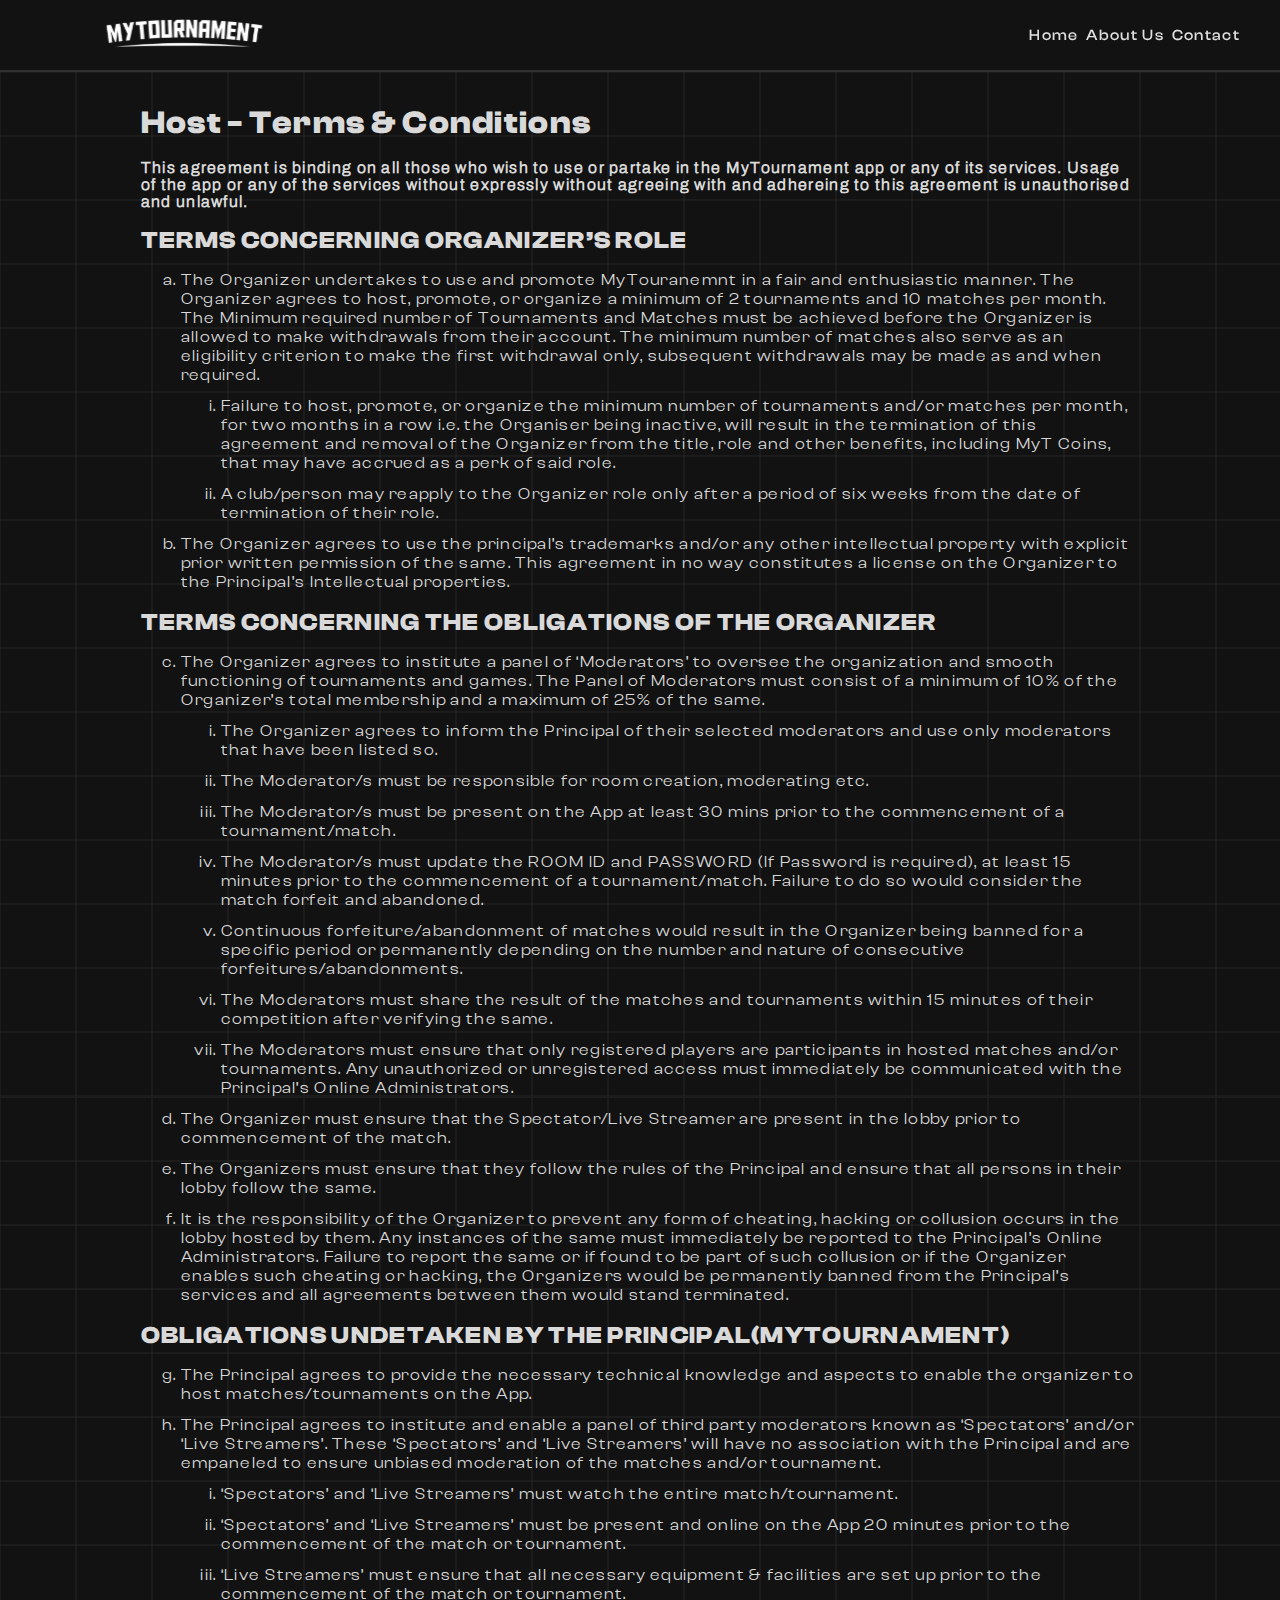
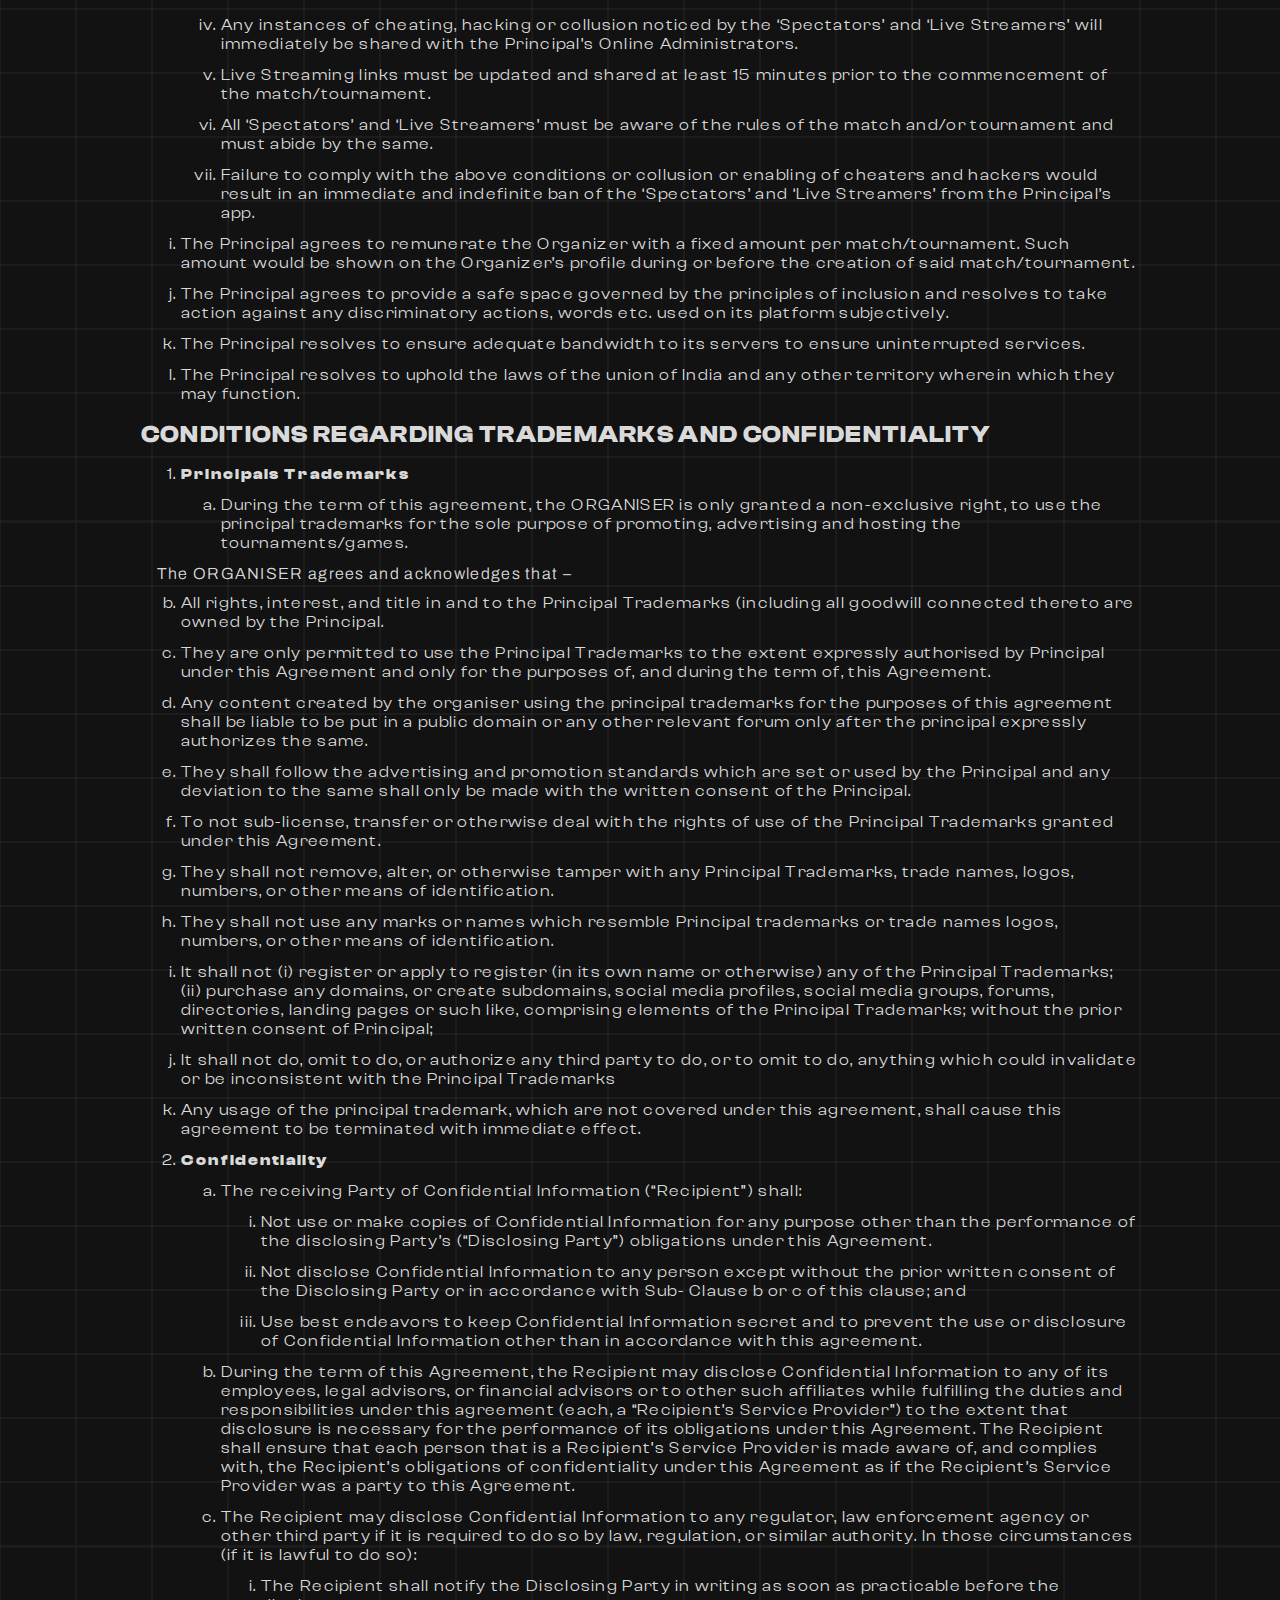
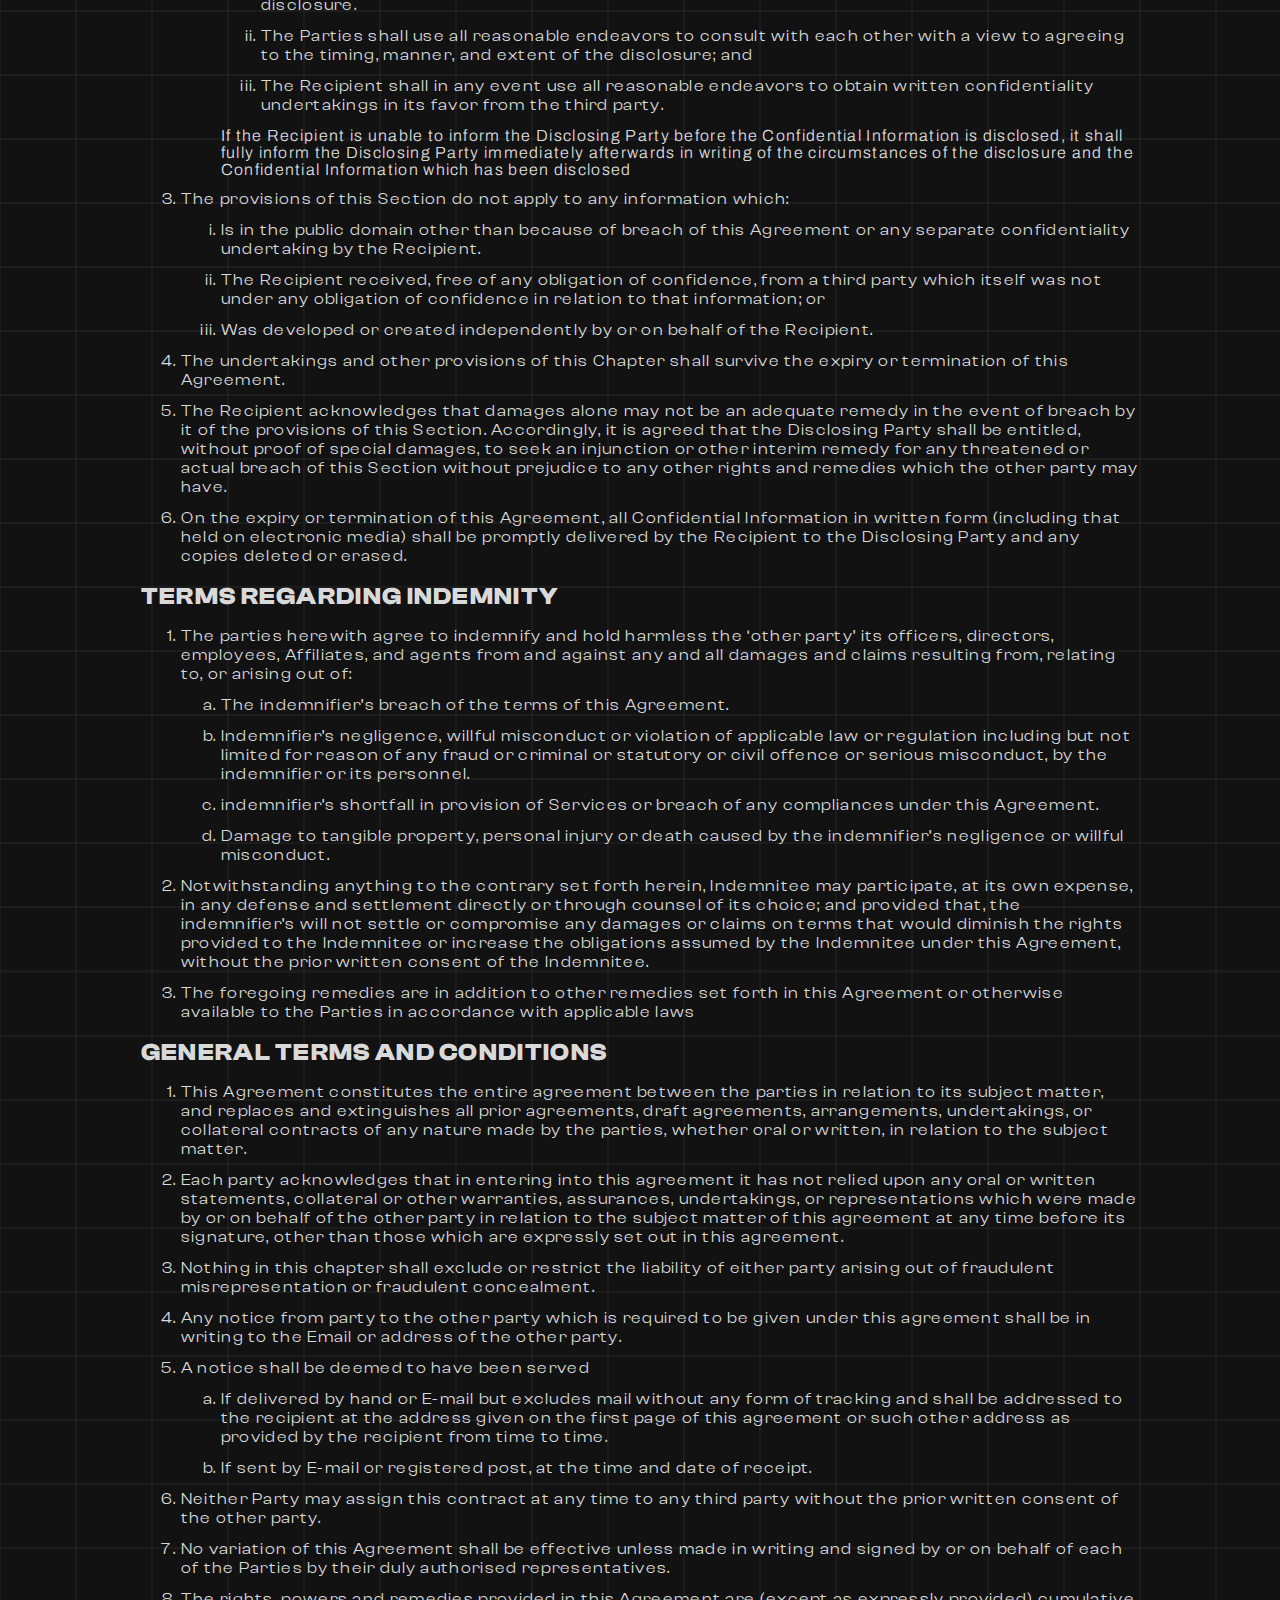
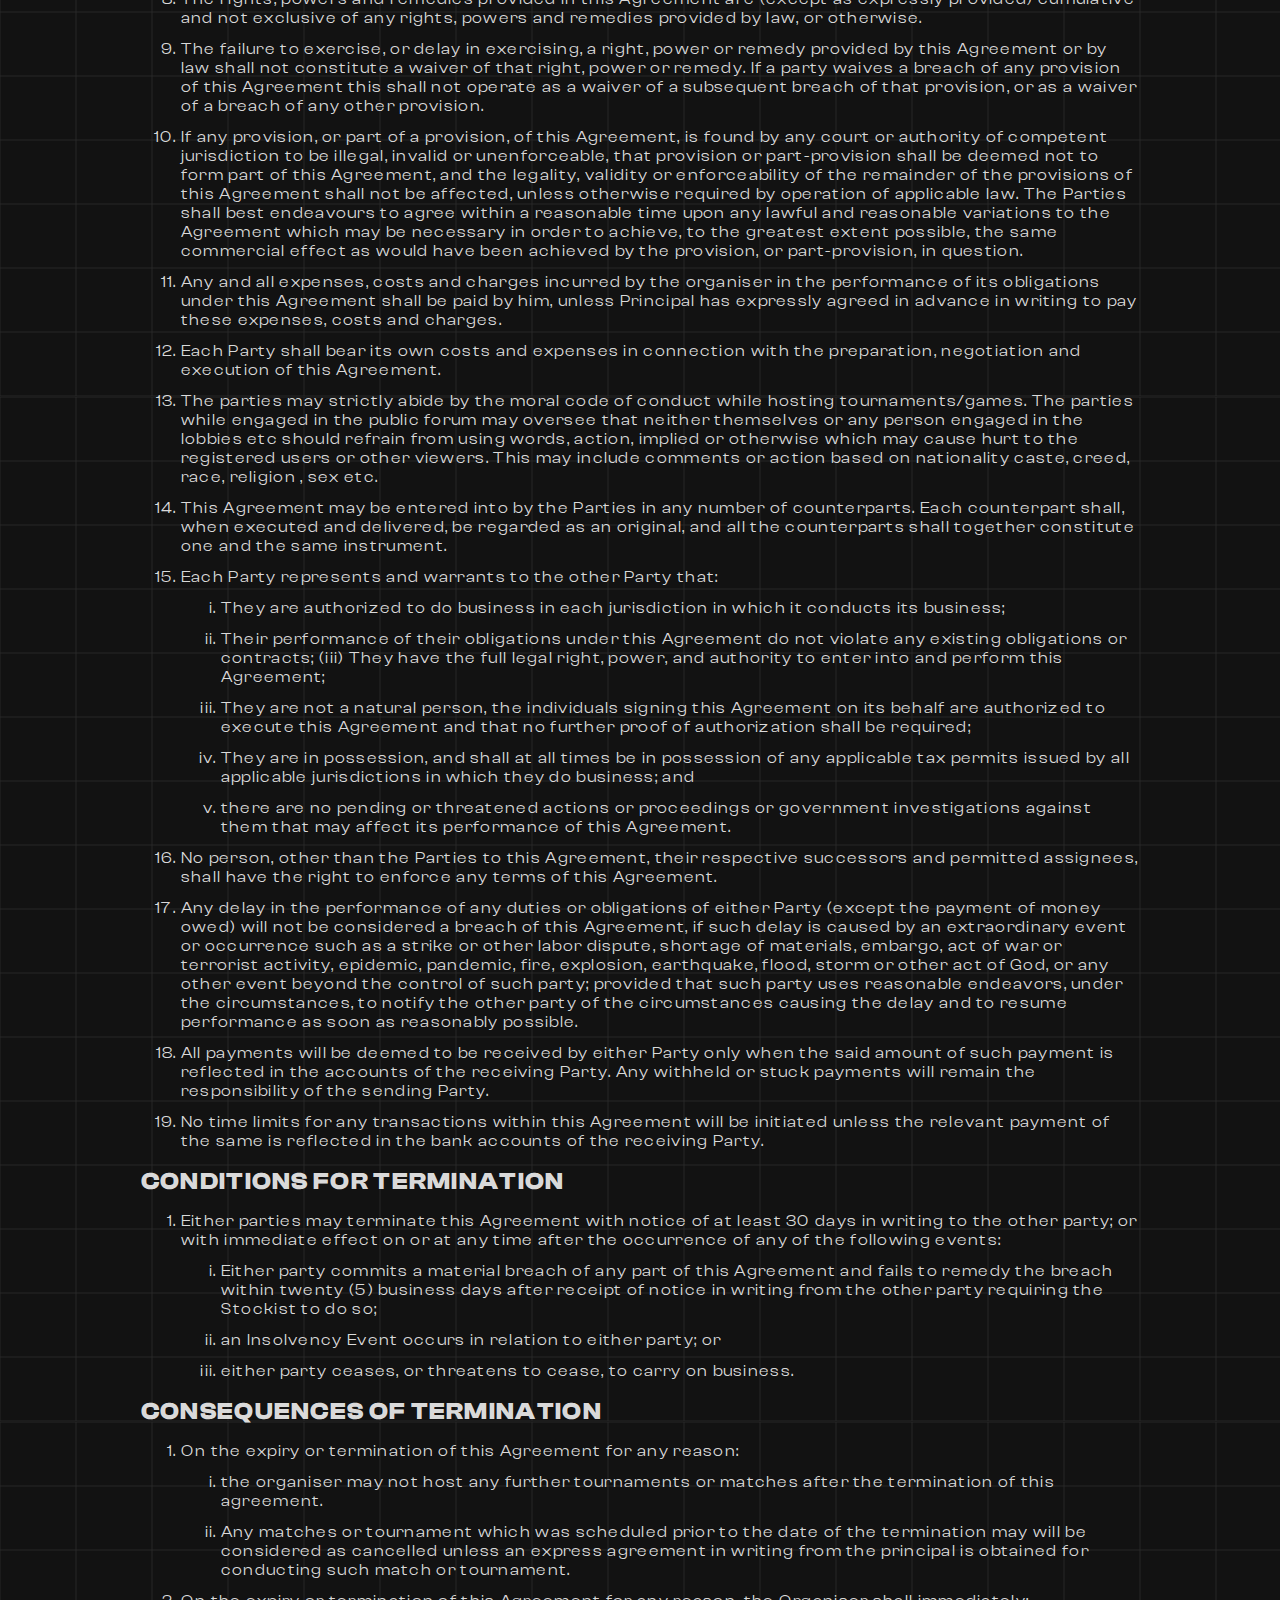
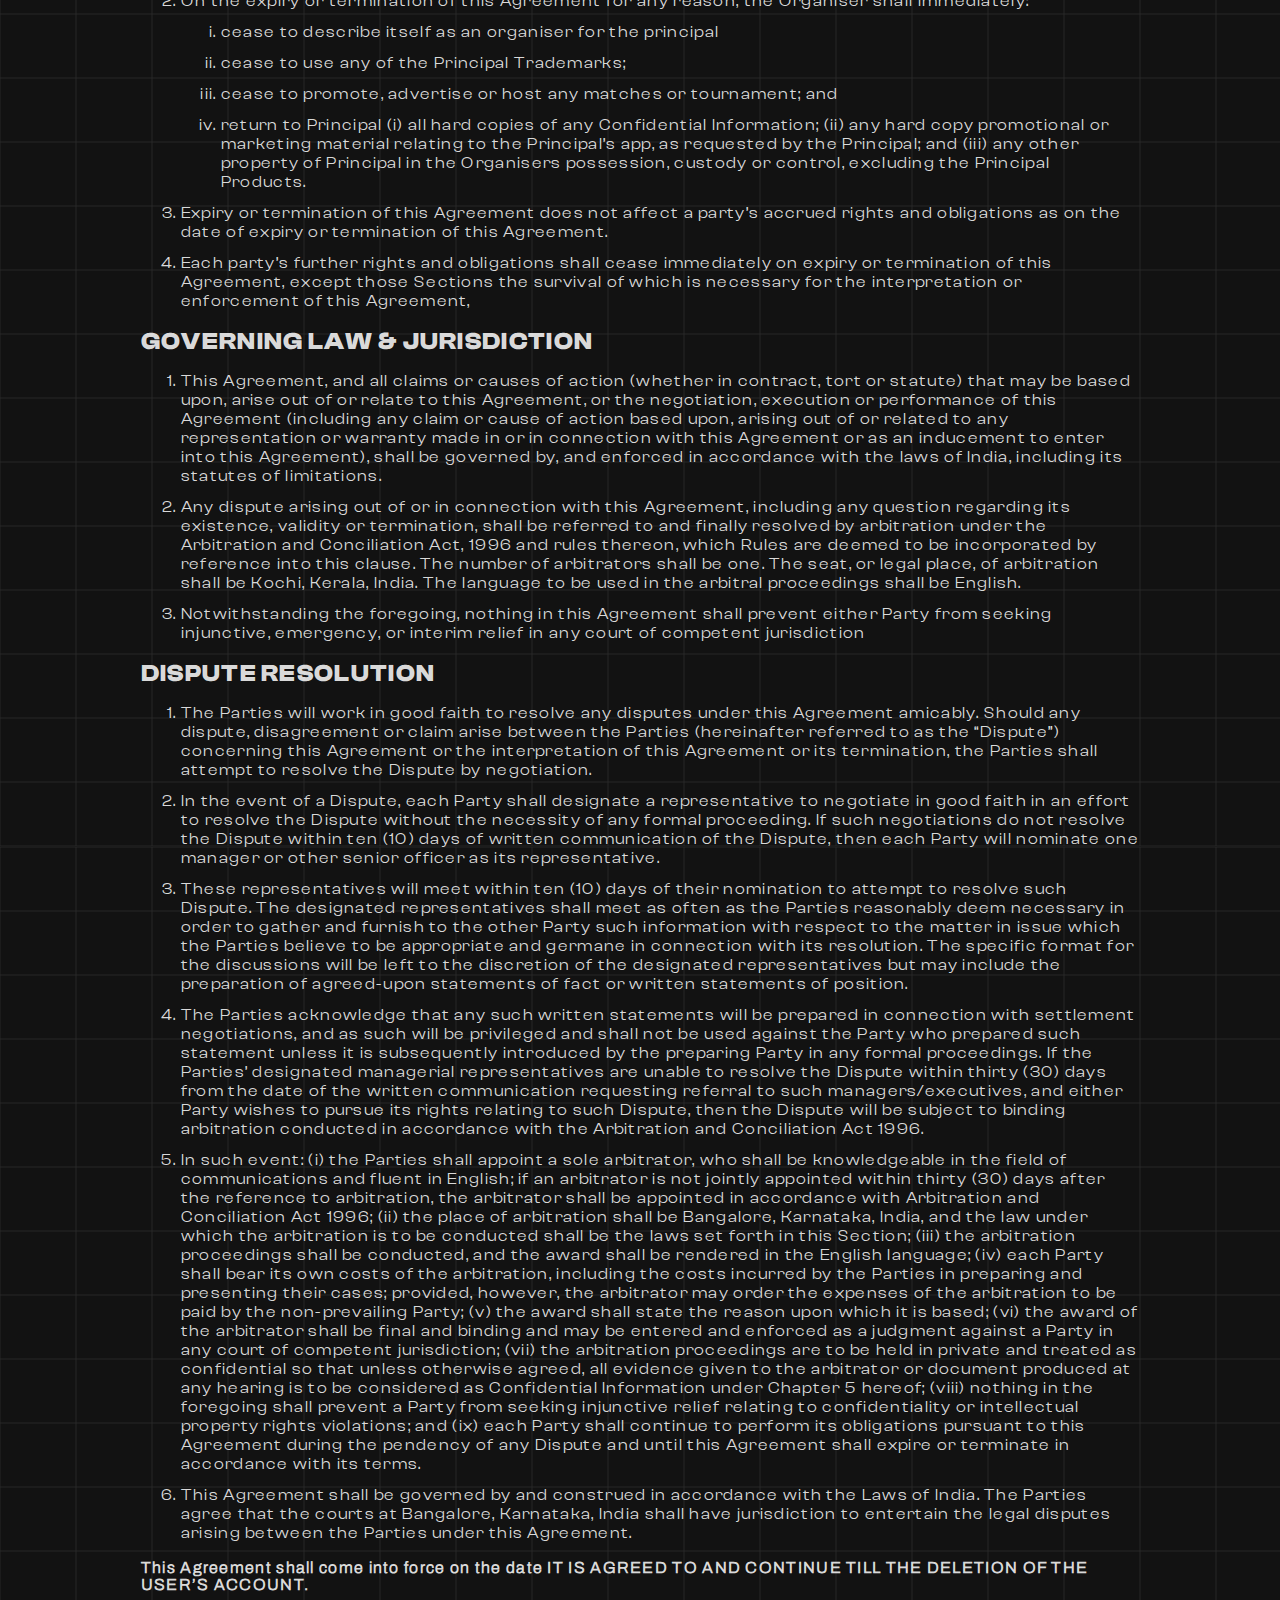
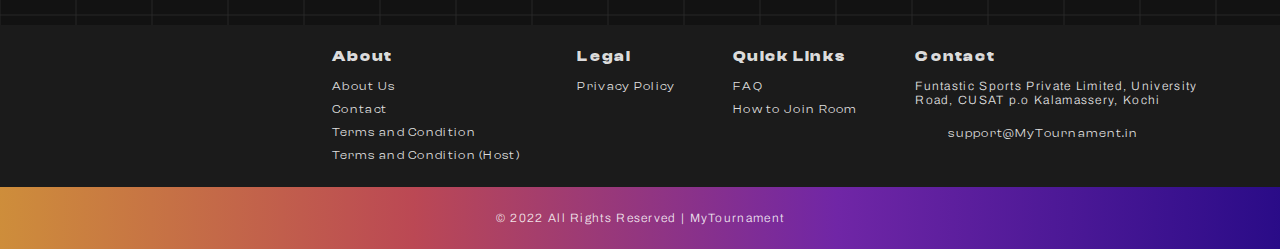
<file: hosting/terms.html>
<!DOCTYPE html><html><head><meta charSet="utf-8"/><meta name="viewport" content="width=device-width"/><title>My Tournament - Host Terms and Condition</title><meta name="description" content="My Tournament - Host Terms and Condition"/><link rel="icon" href="/favicon.ico"/><meta name="next-head-count" content="5"/><link rel="preload" href="/_next/static/css/6175134caecd14a9.css" as="style"/><link rel="stylesheet" href="/_next/static/css/6175134caecd14a9.css" data-n-g=""/><link rel="preload" href="/_next/static/css/a13bb5b0bfc5fab5.css" as="style"/><link rel="stylesheet" href="/_next/static/css/a13bb5b0bfc5fab5.css" data-n-p=""/><noscript data-n-css=""></noscript><script defer="" nomodule="" src="/_next/static/chunks/polyfills-c67a75d1b6f99dc8.js"></script><script src="/_next/static/chunks/webpack-ee7e63bc15b31913.js" defer=""></script><script src="/_next/static/chunks/framework-7751730b10fa0f74.js" defer=""></script><script src="/_next/static/chunks/main-591bb7ec51acdc0d.js" defer=""></script><script src="/_next/static/chunks/pages/_app-4c54ea77194f2fd3.js" defer=""></script><script src="/_next/static/chunks/pages/hosting/terms-1d5fcb6919bfe20b.js" defer=""></script><script src="/_next/static/gajeTtEhWe_yTb8H38EOO/_buildManifest.js" defer=""></script><script src="/_next/static/gajeTtEhWe_yTb8H38EOO/_ssgManifest.js" defer=""></script></head><body><div id="__next"><div class="layout"><nav class="navbar_navbar__Jbjn8 false"><div style="transform:translateY(-200%) translateZ(0)"><a href="/"><span style="box-sizing:border-box;display:inline-block;overflow:hidden;width:initial;height:initial;background:none;opacity:1;border:0;margin:0;padding:0;position:relative;max-width:100%"><span style="box-sizing:border-box;display:block;width:initial;height:initial;background:none;opacity:1;border:0;margin:0;padding:0;max-width:100%"><img style="display:block;max-width:100%;width:initial;height:initial;background:none;opacity:1;border:0;margin:0;padding:0" alt="" aria-hidden="true" src="data:image/svg+xml,%3csvg%20xmlns=%27http://www.w3.org/2000/svg%27%20version=%271.1%27%20width=%27289%27%20height=%2735%27/%3e"/></span><img alt="logo" src="[data-uri]" decoding="async" data-nimg="intrinsic" style="position:absolute;top:0;left:0;bottom:0;right:0;box-sizing:border-box;padding:0;border:none;margin:auto;display:block;width:0;height:0;min-width:100%;max-width:100%;min-height:100%;max-height:100%;object-fit:contain"/><noscript><img alt="logo" src="/_next/static/media/mytournament_text_white.52748f61.svg" decoding="async" data-nimg="intrinsic" style="position:absolute;top:0;left:0;bottom:0;right:0;box-sizing:border-box;padding:0;border:none;margin:auto;display:block;width:0;height:0;min-width:100%;max-width:100%;min-height:100%;max-height:100%;object-fit:contain" loading="lazy"/></noscript></span></a></div><div class="navbar_navbarLinksDesk__uCbfv" style="transform:translateY(-200%) translateZ(0)"><a href="/">Home</a><a href="/about">About Us</a><a href="/contact">Contact</a></div><button class="navbar_navbarMenuButton__ZgD_Z false"><svg width="20" height="20" viewBox="0 0 20 20" fill="none" xmlns="http://www.w3.org/2000/svg"><circle cx="10" cy="10" r="9" stroke="white" stroke-width="2"></circle></svg></button></nav><main class="main__page"><div class="terms_TermsAndConditionsContainer__AzzIM"><div class="terms_container__Kb96O"><h1>Host - Terms &amp; Conditions</h1><div><p class="terms_subheading__21oHJ"><strong>This agreement is binding on all those who wish to use or partake in the MyTournament app or any of its services. Usage of the app or any of the services without expressly without agreeing with and adhereing to this agreement is unauthorised and unlawful.</strong></p><section class="terms_section__NfToP"><h2 class="terms_subheading__21oHJ">TERMS CONCERNING ORGANIZER’S ROLE</h2><ol type="a"><li>The Organizer undertakes to use and promote MyTouranemnt in a fair and enthusiastic manner. The Organizer agrees to host, promote, or organize a minimum of 2 tournaments and 10 matches per month. The Minimum required number of Tournaments and Matches must be achieved before the Organizer is allowed to make withdrawals from their account. The minimum number of matches also serve as an eligibility criterion to make the first withdrawal only, subsequent withdrawals may be made as and when required.</li><ol type="i"><li>Failure to host, promote, or organize the minimum number of tournaments and/or matches per month, for two months in a row i.e. the Organiser being inactive, will result in the termination of this agreement and removal of the Organizer from the title, role and other benefits, including MyT Coins, that may have accrued as a perk of said role.</li><li>A club/person may reapply to the Organizer role only after a period of six weeks from the date of termination of their role.</li></ol><li>The Organizer agrees to use the principal’s trademarks and/or any other intellectual property with explicit prior written permission of the same. This agreement in no way constitutes a license on the Organizer to the Principal’s Intellectual properties.</li></ol></section><section class="terms_section__NfToP"><h2 class="terms_subheading__21oHJ">TERMS CONCERNING THE OBLIGATIONS OF THE ORGANIZER</h2><ol type="a" start="3"><li>The Organizer agrees to institute a panel of ‘Moderators’ to oversee the organization and smooth functioning of tournaments and games. The Panel of Moderators must consist of a minimum of 10% of the Organizer’s total membership and a maximum of 25% of the same.</li><ol type="i"><li>The Organizer agrees to inform the Principal of their selected moderators and use only moderators that have been listed so.</li><li>The Moderator/s must be responsible for room creation, moderating etc.</li><li>The Moderator/s must be present on the App at least 30 mins prior to the commencement of a tournament/match.</li><li>The Moderator/s must update the ROOM ID and PASSWORD (If Password is required), at least 15 minutes prior to the commencement of a tournament/match. Failure to do so would consider the match forfeit and abandoned.</li><li>Continuous forfeiture/abandonment of matches would result in the Organizer being banned for a specific period or permanently depending on the number and nature of consecutive forfeitures/abandonments.</li><li>The Moderators must share the result of the matches and tournaments within 15 minutes of their competition after verifying the same.</li><li>The Moderators must ensure that only registered players are participants in hosted matches and/or tournaments. Any unauthorized or unregistered access must immediately be communicated with the Principal’s Online Administrators.</li></ol><li>The Organizer must ensure that the Spectator/Live Streamer are present in the lobby prior to commencement of the match.</li><li>The Organizers must ensure that they follow the rules of the Principal and ensure that all persons in their lobby follow the same.</li><li>It is the responsibility of the Organizer to prevent any form of cheating, hacking or collusion occurs in the lobby hosted by them. Any instances of the same must immediately be reported to the Principal’s Online Administrators. Failure to report the same or if found to be part of such collusion or if the Organizer enables such cheating or hacking, the Organizers would be permanently banned from the Principal’s services and all agreements between them would stand terminated.</li></ol></section><section class="terms_section__NfToP"><h2 class="terms_subheading__21oHJ">OBLIGATIONS UNDETAKEN BY THE PRINCIPAL(MYTOURNAMENT)</h2><ol type="a" start="7"><li>The Principal agrees to provide the necessary technical knowledge and aspects to enable the organizer to host matches/tournaments on the App.</li><li>The Principal agrees to institute and enable a panel of third party moderators known as ‘Spectators’ and/or ‘Live Streamers’. These ‘Spectators’ and ‘Live Streamers’ will have no association with the Principal and are empaneled to ensure unbiased moderation of the matches and/or tournament.</li><ol type="i"><li>‘Spectators’ and ‘Live Streamers’ must watch the entire match/tournament.</li><li>‘Spectators’ and ‘Live Streamers’ must be present and online on the App 20 minutes prior to the commencement of the match or tournament.</li><li>‘Live Streamers’ must ensure that all necessary equipment &amp; facilities are set up prior to the commencement of the match or tournament.</li><li>Any instances of cheating, hacking or collusion noticed by the ‘Spectators’ and ‘Live Streamers’ will immediately be shared with the Principal’s Online Administrators.</li><li>Live Streaming links must be updated and shared at least 15 minutes prior to the commencement of the match/tournament.</li><li>All ‘Spectators’ and ‘Live Streamers’ must be aware of the rules of the match and/or tournament and must abide by the same.</li><li>Failure to comply with the above conditions or collusion or enabling of cheaters and hackers would result in an immediate and indefinite ban of the ‘Spectators’ and ‘Live Streamers’ from the Principal’s app.</li></ol><li>The Principal agrees to remunerate the Organizer with a fixed amount per match/tournament. Such amount would be shown on the Organizer’s profile during or before the creation of said match/tournament.</li><li>The Principal agrees to provide a safe space governed by the principles of inclusion and resolves to take action against any discriminatory actions, words etc. used on its platform subjectively.<!-- --> </li><li>The Principal resolves to ensure adequate bandwidth to its servers to ensure uninterrupted services.<!-- --> </li><li>The Principal resolves to uphold the laws of the union of India and any other territory wherein which they may function.<!-- --> </li></ol></section><section class="terms_section__NfToP"><h2 class="terms_subheading__21oHJ">CONDITIONS REGARDING TRADEMARKS AND CONFIDENTIALITY</h2><ol type="1"><li><strong>Principals Trademarks</strong></li><ol type="a"><li>During the term of this agreement, the ORGANISER is only granted a non-exclusive right, to use the principal trademarks for the sole purpose of promoting, advertising and hosting the tournaments/games.<!-- --> </li></ol></ol><p style="margin-left:1rem">The ORGANISER agrees and acknowledges that –</p><ol type="a" start="2"><li>All rights, interest, and title in and to the Principal Trademarks (including all goodwill connected thereto are owned by the Principal.</li><li>They are only permitted to use the Principal Trademarks to the extent expressly authorised by Principal under this Agreement and only for the purposes of, and during the term of, this Agreement.</li><li>Any content created by the organiser using the principal trademarks for the purposes of this agreement shall be liable to be put in a public domain or any other relevant forum only after the principal expressly authorizes the same.</li><li>They shall follow the advertising and promotion standards which are set or used by the Principal and any deviation to the same shall only be made with the written consent of the Principal.</li><li>To not sub-license, transfer or otherwise deal with the rights of use of the Principal Trademarks granted under this Agreement.</li><li>They shall not remove, alter, or otherwise tamper with any Principal Trademarks, trade names, logos, numbers, or other means of identification.</li><li>They shall not use any marks or names which resemble Principal trademarks or trade names logos, numbers, or other means of identification.</li><li>It shall not (i) register or apply to register (in its own name or otherwise) any of the Principal Trademarks; (ii) purchase any domains, or create subdomains, social media profiles, social media groups, forums, directories, landing pages or such like, comprising elements of the Principal Trademarks; without the prior written consent of Principal;</li><li>It shall not do, omit to do, or authorize any third party to do, or to omit to do, anything which could invalidate or be inconsistent with the Principal Trademarks</li><li>Any usage of the principal trademark, which are not covered under this agreement, shall cause this agreement to be terminated with immediate effect.</li></ol><ol type="1" start="2"><li><strong>Confidentiality</strong></li><ol type="a"><li>The receiving Party of Confidential Information (“Recipient”) shall:<!-- --> </li><ol type="i"><li>Not use or make copies of Confidential Information for any purpose other than the performance of the disclosing Party’s (“Disclosing Party”) obligations under this Agreement.</li><li>Not disclose Confidential Information to any person except without the prior written consent of the Disclosing Party or in accordance with Sub- Clause b or c of this clause; and</li><li>Use best endeavors to keep Confidential Information secret and to prevent the use or disclosure of Confidential Information other than in accordance with this agreement.</li></ol><li>During the term of this Agreement, the Recipient may disclose Confidential Information to any of its employees, legal advisors, or financial advisors or to other such affiliates while fulfilling the duties and responsibilities under this agreement (each, a “Recipient’s Service Provider”) to the extent that disclosure is necessary for the performance of its obligations under this Agreement. The Recipient shall ensure that each person that is a Recipient’s Service Provider is made aware of, and complies with, the Recipient’s obligations of confidentiality under this Agreement as if the Recipient’s Service Provider was a party to this Agreement.</li><li>The Recipient may disclose Confidential Information to any regulator, law enforcement agency or other third party if it is required to do so by law, regulation, or similar authority. In those circumstances (if it is lawful to do so):</li><ol type="i"><li>The Recipient shall notify the Disclosing Party in writing as soon as practicable before the disclosure.</li><li>The Parties shall use all reasonable endeavors to consult with each other with a view to agreeing to the timing, manner, and extent of the disclosure; and</li><li>The Recipient shall in any event use all reasonable endeavors to obtain written confidentiality undertakings in its favor from the third party.</li></ol><p>If the Recipient is unable to inform the Disclosing Party before the Confidential Information is disclosed, it shall fully inform the Disclosing Party immediately afterwards in writing of the circumstances of the disclosure and the Confidential Information which has been disclosed</p></ol><li>The provisions of this Section do not apply to any information which:</li><ol type="i"><li>Is in the public domain other than because of breach of this Agreement or any separate confidentiality undertaking by the Recipient.</li><li>The Recipient received, free of any obligation of confidence, from a third party which itself was not under any obligation of confidence in relation to that information; or</li><li>Was developed or created independently by or on behalf of the Recipient.</li></ol><li>The undertakings and other provisions of this Chapter shall survive the expiry or termination of this Agreement.</li><li>The Recipient acknowledges that damages alone may not be an adequate remedy in the event of breach by it of the provisions of this Section. Accordingly, it is agreed that the Disclosing Party shall be entitled, without proof of special damages, to seek an injunction or other interim remedy for any threatened or actual breach of this Section without prejudice to any other rights and remedies which the other party may have.</li><li>On the expiry or termination of this Agreement, all Confidential Information in written form (including that held on electronic media) shall be promptly delivered by the Recipient to the Disclosing Party and any copies deleted or erased.</li></ol></section><section class="terms_section__NfToP"><h2 class="terms_subheading__21oHJ">TERMS REGARDING INDEMNITY</h2><ol><li>The parties herewith agree to indemnify and hold harmless the ‘other party’ its officers, directors, employees, Affiliates, and agents from and against any and all damages and claims resulting from, relating to, or arising out of:</li><ol type="a"><li>The indemnifier’s breach of the terms of this Agreement.</li><li>Indemnifier’s negligence, willful misconduct or violation of applicable law or regulation including but not limited for reason of any fraud or criminal or statutory or civil offence or serious misconduct, by the indemnifier or its personnel.</li><li>indemnifier’s shortfall in provision of Services or breach of any compliances under this Agreement.</li><li>Damage to tangible property, personal injury or death caused by the indemnifier’s negligence or willful misconduct.</li></ol><li>Notwithstanding anything to the contrary set forth herein, Indemnitee may participate, at its own expense, in any defense and settlement directly or through counsel of its choice; and provided that, the indemnifier’s will not settle or compromise any damages or claims on terms that would diminish the rights provided to the Indemnitee or increase the obligations assumed by the Indemnitee under this Agreement, without the prior written consent of the Indemnitee.</li><li>The foregoing remedies are in addition to other remedies set forth in this Agreement or otherwise available to the Parties in accordance with applicable laws</li></ol></section><section class="terms_section__NfToP"><h2 class="terms_subheading__21oHJ">GENERAL TERMS AND CONDITIONS</h2><ol><li>This Agreement constitutes the entire agreement between the parties in relation to its subject matter, and replaces and extinguishes all prior agreements, draft agreements, arrangements, undertakings, or collateral contracts of any nature made by the parties, whether oral or written, in relation to the subject matter.</li><li>Each party acknowledges that in entering into this agreement it has not relied upon any oral or written statements, collateral or other warranties, assurances, undertakings, or representations which were made by or on behalf of the other party in relation to the subject matter of this agreement at any time before its signature, other than those which are expressly set out in this agreement.</li><li>Nothing in this chapter shall exclude or restrict the liability of either party arising out of fraudulent misrepresentation or fraudulent concealment.</li><li>Any notice from party to the other party which is required to be given under this agreement shall be in writing to the Email or address of the other party.</li><li>A notice shall be deemed to have been served</li><ol type="a"><li>If delivered by hand or E-mail but excludes mail without any form of tracking and shall be addressed to the recipient at the address given on the first page of this agreement or such other address as provided by the recipient from time to time.</li><li>If sent by E-mail or registered post, at the time and date of receipt.</li></ol><li>Neither Party may assign this contract at any time to any third party without the prior written consent of the other party.</li><li>No variation of this Agreement shall be effective unless made in writing and signed by or on behalf of each of the Parties by their duly authorised representatives.</li><li>The rights, powers and remedies provided in this Agreement are (except as expressly provided) cumulative and not exclusive of any rights, powers and remedies provided by law, or otherwise.</li><li>The failure to exercise, or delay in exercising, a right, power or remedy provided by this Agreement or by law shall not constitute a waiver of that right, power or remedy. If a party waives a breach of any provision of this Agreement this shall not operate as a waiver of a subsequent breach of that provision, or as a waiver of a breach of any other provision.</li><li>If any provision, or part of a provision, of this Agreement, is found by any court or authority of competent jurisdiction to be illegal, invalid or unenforceable, that provision or part-provision shall be deemed not to form part of this Agreement, and the legality, validity or enforceability of the remainder of the provisions of this Agreement shall not be affected, unless otherwise required by operation of applicable law. The Parties shall best endeavours to agree within a reasonable time upon any lawful and reasonable variations to the Agreement which may be necessary in order to achieve, to the greatest extent possible, the same commercial effect as would have been achieved by the provision, or part-provision, in question.</li><li>Any and all expenses, costs and charges incurred by the organiser in the performance of its obligations under this Agreement shall be paid by him, unless Principal has expressly agreed in advance in writing to pay these expenses, costs and charges.</li><li>Each Party shall bear its own costs and expenses in connection with the preparation, negotiation and execution of this Agreement.</li><li>The parties may strictly abide by the moral code of conduct while hosting tournaments/games. The parties while engaged in the public forum may oversee that neither themselves or any person engaged in the lobbies etc should refrain from using words, action, implied or otherwise which may cause hurt to the registered users or other viewers. This may include comments or action based on nationality caste, creed, race, religion , sex etc.</li><li>This Agreement may be entered into by the Parties in any number of counterparts. Each counterpart shall, when executed and delivered, be regarded as an original, and all the counterparts shall together constitute one and the same instrument.</li><li>Each Party represents and warrants to the other Party that:</li><ol type="i"><li>They are authorized to do business in each jurisdiction in which it conducts its business;</li><li>Their performance of their obligations under this Agreement do not violate any existing obligations or contracts; (iii) They have the full legal right, power, and authority to enter into and perform this Agreement;</li><li>They are not a natural person, the individuals signing this Agreement on its behalf are authorized to execute this Agreement and that no further proof of authorization shall be required;</li><li>They are in possession, and shall at all times be in possession of any applicable tax permits issued by all applicable jurisdictions in which they do business; and</li><li>there are no pending or threatened actions or proceedings or government investigations against them that may affect its performance of this Agreement.</li></ol><li>No person, other than the Parties to this Agreement, their respective successors and permitted assignees, shall have the right to enforce any terms of this Agreement.</li><li>Any delay in the performance of any duties or obligations of either Party (except the payment of money owed) will not be considered a breach of this Agreement, if such delay is caused by an extraordinary event or occurrence such as a strike or other labor dispute, shortage of materials, embargo, act of war or terrorist activity, epidemic, pandemic, fire, explosion, earthquake, flood, storm or other act of God, or any other event beyond the control of such party; provided that such party uses reasonable endeavors, under the circumstances, to notify the other party of the circumstances causing the delay and to resume performance as soon as reasonably possible.</li><li>All payments will be deemed to be received by either Party only when the said amount of such payment is reflected in the accounts of the receiving Party. Any withheld or stuck payments will remain the responsibility of the sending Party.</li><li>No time limits for any transactions within this Agreement will be initiated unless the relevant payment of the same is reflected in the bank accounts of the receiving Party.</li></ol></section><section class="terms_section__NfToP"><h2 class="terms_subheading__21oHJ">CONDITIONS FOR TERMINATION</h2><ol><li>Either parties may terminate this Agreement with notice of at least 30 days in writing to the other party; or with immediate effect on or at any time after the occurrence of any of the following events:</li><ol type="i"><li>Either party commits a material breach of any part of this Agreement and fails to remedy the breach within twenty (5) business days after receipt of notice in writing from the other party requiring the Stockist to do so;</li><li>an Insolvency Event occurs in relation to either party; or</li><li>either party ceases, or threatens to cease, to carry on business.</li></ol></ol></section><section class="terms_section__NfToP"><h2 class="terms_subheading__21oHJ">CONSEQUENCES OF TERMINATION</h2><ol><li>On the expiry or termination of this Agreement for any reason:</li><ol type="i"><li>the organiser may not host any further tournaments or matches after the termination of this agreement.</li><li>Any matches or tournament which was scheduled prior to the date of the termination may will be considered as cancelled unless an express agreement in writing from the principal is obtained for conducting such match or tournament.</li></ol><li>On the expiry or termination of this Agreement for any reason, the Organiser shall immediately:</li><ol type="i"><li>cease to describe itself as an organiser for the principal</li><li>cease to use any of the Principal Trademarks;</li><li>cease to promote, advertise or host any matches or tournament; and</li><li>return to Principal (i) all hard copies of any Confidential Information; (ii) any hard copy promotional or marketing material relating to the Principal’s app, as requested by the Principal; and (iii) any other property of Principal in the Organisers possession, custody or control, excluding the Principal Products.</li></ol><li>Expiry or termination of this Agreement does not affect a party’s accrued rights and obligations as on the date of expiry or termination of this Agreement.</li><li>Each party’s further rights and obligations shall cease immediately on expiry or termination of this Agreement, except those Sections the survival of which is necessary for the interpretation or enforcement of this Agreement,</li></ol></section><section class="terms_section__NfToP"><h2 class="terms_subheading__21oHJ">GOVERNING LAW &amp; JURISDICTION</h2><ol><li>This Agreement, and all claims or causes of action (whether in contract, tort or statute) that may be based upon, arise out of or relate to this Agreement, or the negotiation, execution or performance of this Agreement (including any claim or cause of action based upon, arising out of or related to any representation or warranty made in or in connection with this Agreement or as an inducement to enter into this Agreement), shall be governed by, and enforced in accordance with the laws of India, including its statutes of limitations.</li><li>Any dispute arising out of or in connection with this Agreement, including any question regarding its existence, validity or termination, shall be referred to and finally resolved by arbitration under the Arbitration and Conciliation Act, 1996 and rules thereon, which Rules are deemed to be incorporated by reference into this clause. The number of arbitrators shall be one. The seat, or legal place, of arbitration shall be Kochi, Kerala, India. The language to be used in the arbitral proceedings shall be English.</li><li>Notwithstanding the foregoing, nothing in this Agreement shall prevent either Party from seeking injunctive, emergency, or interim relief in any court of competent jurisdiction</li></ol></section><section class="terms_section__NfToP"><h2 class="terms_subheading__21oHJ">DISPUTE RESOLUTION</h2><ol><li>The Parties will work in good faith to resolve any disputes under this Agreement amicably. Should any dispute, disagreement or claim arise between the Parties (hereinafter referred to as the “Dispute”) concerning this Agreement or the interpretation of this Agreement or its termination, the Parties shall attempt to resolve the Dispute by negotiation.</li><li>In the event of a Dispute, each Party shall designate a representative to negotiate in good faith in an effort to resolve the Dispute without the necessity of any formal proceeding. If such negotiations do not resolve the Dispute within ten (10) days of written communication of the Dispute, then each Party will nominate one manager or other senior officer as its representative.</li><li>These representatives will meet within ten (10) days of their nomination to attempt to resolve such Dispute. The designated representatives shall meet as often as the Parties reasonably deem necessary in order to gather and furnish to the other Party such information with respect to the matter in issue which the Parties believe to be appropriate and germane in connection with its resolution. The specific format for the discussions will be left to the discretion of the designated representatives but may include the preparation of agreed-upon statements of fact or written statements of position.</li><li>The Parties acknowledge that any such written statements will be prepared in connection with settlement negotiations, and as such will be privileged and shall not be used against the Party who prepared such statement unless it is subsequently introduced by the preparing Party in any formal proceedings. If the Parties’ designated managerial representatives are unable to resolve the Dispute within thirty (30) days from the date of the written communication requesting referral to such managers/executives, and either Party wishes to pursue its rights relating to such Dispute, then the Dispute will be subject to binding arbitration conducted in accordance with the Arbitration and Conciliation Act 1996.</li><li>In such event: (i) the Parties shall appoint a sole arbitrator, who shall be knowledgeable in the field of communications and fluent in English; if an arbitrator is not jointly appointed within thirty (30) days after the reference to arbitration, the arbitrator shall be appointed in accordance with Arbitration and Conciliation Act 1996; (ii) the place of arbitration shall be Bangalore, Karnataka, India, and the law under which the arbitration is to be conducted shall be the laws set forth in this Section; (iii) the arbitration proceedings shall be conducted, and the award shall be rendered in the English language; (iv) each Party shall bear its own costs of the arbitration, including the costs incurred by the Parties in preparing and presenting their cases; provided, however, the arbitrator may order the expenses of the arbitration to be paid by the non-prevailing Party; (v) the award shall state the reason upon which it is based; (vi) the award of the arbitrator shall be final and binding and may be entered and enforced as a judgment against a Party in any court of competent jurisdiction; (vii) the arbitration proceedings are to be held in private and treated as confidential so that unless otherwise agreed, all evidence given to the arbitrator or document produced at any hearing is to be considered as Confidential Information under Chapter 5 hereof; (viii) nothing in the foregoing shall prevent a Party from seeking injunctive relief relating to confidentiality or intellectual property rights violations; and (ix) each Party shall continue to perform its obligations pursuant to this Agreement during the pendency of any Dispute and until this Agreement shall expire or terminate in accordance with its terms.</li><li>This Agreement shall be governed by and construed in accordance with the Laws of India. The Parties agree that the courts at Bangalore, Karnataka, India shall have jurisdiction to entertain the legal disputes arising between the Parties under this Agreement.</li></ol></section><p class="terms_subheading__21oHJ"><strong>This Agreement shall come into force on the date IT IS AGREED TO AND CONTINUE TILL THE DELETION OF THE USER’S ACCOUNT.</strong></p></div></div></div></main><footer class="footer_footer__LV2HF"><div class="footer_mainFooterContainer__BLZEz"><div class="footer_logoAndSocial__Lr2fS"><a href="/"><span style="box-sizing:border-box;display:inline-block;overflow:hidden;width:initial;height:initial;background:none;opacity:1;border:0;margin:0;padding:0;position:relative;max-width:100%"><span style="box-sizing:border-box;display:block;width:initial;height:initial;background:none;opacity:1;border:0;margin:0;padding:0;max-width:100%"><img style="display:block;max-width:100%;width:initial;height:initial;background:none;opacity:1;border:0;margin:0;padding:0" alt="" aria-hidden="true" src="data:image/svg+xml,%3csvg%20xmlns=%27http://www.w3.org/2000/svg%27%20version=%271.1%27%20width=%27230%27%20height=%2748%27/%3e"/></span><img alt="Logo" src="[data-uri]" decoding="async" data-nimg="intrinsic" style="position:absolute;top:0;left:0;bottom:0;right:0;box-sizing:border-box;padding:0;border:none;margin:auto;display:block;width:0;height:0;min-width:100%;max-width:100%;min-height:100%;max-height:100%"/><noscript><img alt="Logo" src="/_next/static/media/mytournament_text_white.52748f61.svg" decoding="async" data-nimg="intrinsic" style="position:absolute;top:0;left:0;bottom:0;right:0;box-sizing:border-box;padding:0;border:none;margin:auto;display:block;width:0;height:0;min-width:100%;max-width:100%;min-height:100%;max-height:100%" loading="lazy"/></noscript></span></a><div class="footer_SocialContainer__8sJau"><a href="https://www.instagram.com/mytournament.india" target="_blank" rel="noreferrer"><span style="box-sizing:border-box;display:inline-block;overflow:hidden;width:initial;height:initial;background:none;opacity:1;border:0;margin:0;padding:0;position:relative;max-width:100%"><span style="box-sizing:border-box;display:block;width:initial;height:initial;background:none;opacity:1;border:0;margin:0;padding:0;max-width:100%"><img style="display:block;max-width:100%;width:initial;height:initial;background:none;opacity:1;border:0;margin:0;padding:0" alt="" aria-hidden="true" src="data:image/svg+xml,%3csvg%20xmlns=%27http://www.w3.org/2000/svg%27%20version=%271.1%27%20width=%2717%27%20height=%2720%27/%3e"/></span><img alt="instagram" src="[data-uri]" decoding="async" data-nimg="intrinsic" style="position:absolute;top:0;left:0;bottom:0;right:0;box-sizing:border-box;padding:0;border:none;margin:auto;display:block;width:0;height:0;min-width:100%;max-width:100%;min-height:100%;max-height:100%"/><noscript><img alt="instagram" src="/_next/static/media/instagram.9e180007.svg" decoding="async" data-nimg="intrinsic" style="position:absolute;top:0;left:0;bottom:0;right:0;box-sizing:border-box;padding:0;border:none;margin:auto;display:block;width:0;height:0;min-width:100%;max-width:100%;min-height:100%;max-height:100%" loading="lazy"/></noscript></span></a><a href="https://www.youtube.com/channel/UCP4ysWDjZ7XMTgdYybOITHQ" target="_blank" rel="noreferrer"><span style="box-sizing:border-box;display:inline-block;overflow:hidden;width:initial;height:initial;background:none;opacity:1;border:0;margin:0;padding:0;position:relative;max-width:100%"><span style="box-sizing:border-box;display:block;width:initial;height:initial;background:none;opacity:1;border:0;margin:0;padding:0;max-width:100%"><img style="display:block;max-width:100%;width:initial;height:initial;background:none;opacity:1;border:0;margin:0;padding:0" alt="" aria-hidden="true" src="data:image/svg+xml,%3csvg%20xmlns=%27http://www.w3.org/2000/svg%27%20version=%271.1%27%20width=%2717%27%20height=%2720%27/%3e"/></span><img alt="youtube" src="[data-uri]" decoding="async" data-nimg="intrinsic" style="position:absolute;top:0;left:0;bottom:0;right:0;box-sizing:border-box;padding:0;border:none;margin:auto;display:block;width:0;height:0;min-width:100%;max-width:100%;min-height:100%;max-height:100%"/><noscript><img alt="youtube" src="/_next/static/media/youtube.c22b9e2b.svg" decoding="async" data-nimg="intrinsic" style="position:absolute;top:0;left:0;bottom:0;right:0;box-sizing:border-box;padding:0;border:none;margin:auto;display:block;width:0;height:0;min-width:100%;max-width:100%;min-height:100%;max-height:100%" loading="lazy"/></noscript></span></a><a><span style="box-sizing:border-box;display:inline-block;overflow:hidden;width:initial;height:initial;background:none;opacity:1;border:0;margin:0;padding:0;position:relative;max-width:100%"><span style="box-sizing:border-box;display:block;width:initial;height:initial;background:none;opacity:1;border:0;margin:0;padding:0;max-width:100%"><img style="display:block;max-width:100%;width:initial;height:initial;background:none;opacity:1;border:0;margin:0;padding:0" alt="" aria-hidden="true" src="data:image/svg+xml,%3csvg%20xmlns=%27http://www.w3.org/2000/svg%27%20version=%271.1%27%20width=%2717%27%20height=%2720%27/%3e"/></span><img alt="facebook" src="[data-uri]" decoding="async" data-nimg="intrinsic" style="position:absolute;top:0;left:0;bottom:0;right:0;box-sizing:border-box;padding:0;border:none;margin:auto;display:block;width:0;height:0;min-width:100%;max-width:100%;min-height:100%;max-height:100%"/><noscript><img alt="facebook" src="/_next/static/media/facebook.55e86e45.svg" decoding="async" data-nimg="intrinsic" style="position:absolute;top:0;left:0;bottom:0;right:0;box-sizing:border-box;padding:0;border:none;margin:auto;display:block;width:0;height:0;min-width:100%;max-width:100%;min-height:100%;max-height:100%" loading="lazy"/></noscript></span></a><a><span style="box-sizing:border-box;display:inline-block;overflow:hidden;width:initial;height:initial;background:none;opacity:1;border:0;margin:0;padding:0;position:relative;max-width:100%"><span style="box-sizing:border-box;display:block;width:initial;height:initial;background:none;opacity:1;border:0;margin:0;padding:0;max-width:100%"><img style="display:block;max-width:100%;width:initial;height:initial;background:none;opacity:1;border:0;margin:0;padding:0" alt="" aria-hidden="true" src="data:image/svg+xml,%3csvg%20xmlns=%27http://www.w3.org/2000/svg%27%20version=%271.1%27%20width=%2717%27%20height=%2720%27/%3e"/></span><img alt="twitter" src="[data-uri]" decoding="async" data-nimg="intrinsic" style="position:absolute;top:0;left:0;bottom:0;right:0;box-sizing:border-box;padding:0;border:none;margin:auto;display:block;width:0;height:0;min-width:100%;max-width:100%;min-height:100%;max-height:100%"/><noscript><img alt="twitter" src="/_next/static/media/twitter.05191f61.svg" decoding="async" data-nimg="intrinsic" style="position:absolute;top:0;left:0;bottom:0;right:0;box-sizing:border-box;padding:0;border:none;margin:auto;display:block;width:0;height:0;min-width:100%;max-width:100%;min-height:100%;max-height:100%" loading="lazy"/></noscript></span></a></div></div><div class="footer_linksContainer__kry8l"><h4 class="footer_linkHeading__32gLI">About</h4><a href="/about">About Us</a><a href="/contact">Contact</a><a href="/terms">Terms and Condition</a><a href="/hosting/terms">Terms and Condition (Host)</a></div><div class="footer_linksContainer__kry8l"><h4 class="footer_linkHeading__32gLI">Legal</h4><a href="/pp">Privacy Policy</a></div><div class="footer_linksContainer__kry8l"><h4 class="footer_linkHeading__32gLI">Quick Links</h4><a href="/faq">FAQ</a><a href="/faq#how-to-join">How to Join Room</a></div><div class="footer_linksContainer__kry8l"><h4 class="footer_linkHeading__32gLI">Contact</h4><p class="footer_footerAddress__c12_K">Funtastic Sports Private Limited, University Road, CUSAT p.o Kalamassery, Kochi</p><div class="footer_addressMails__IwlG4"><span style="box-sizing:border-box;display:inline-block;overflow:hidden;width:initial;height:initial;background:none;opacity:1;border:0;margin:0;padding:0;position:relative;max-width:100%"><span style="box-sizing:border-box;display:block;width:initial;height:initial;background:none;opacity:1;border:0;margin:0;padding:0;max-width:100%"><img style="display:block;max-width:100%;width:initial;height:initial;background:none;opacity:1;border:0;margin:0;padding:0" alt="" aria-hidden="true" src="data:image/svg+xml,%3csvg%20xmlns=%27http://www.w3.org/2000/svg%27%20version=%271.1%27%20width=%2721%27%20height=%2718%27/%3e"/></span><img alt="mail logo" src="[data-uri]" decoding="async" data-nimg="intrinsic" style="position:absolute;top:0;left:0;bottom:0;right:0;box-sizing:border-box;padding:0;border:none;margin:auto;display:block;width:0;height:0;min-width:100%;max-width:100%;min-height:100%;max-height:100%"/><noscript><img alt="mail logo" src="/_next/static/media/mail.c754fe1f.svg" decoding="async" data-nimg="intrinsic" style="position:absolute;top:0;left:0;bottom:0;right:0;box-sizing:border-box;padding:0;border:none;margin:auto;display:block;width:0;height:0;min-width:100%;max-width:100%;min-height:100%;max-height:100%" loading="lazy"/></noscript></span><div><a href="mailto:support@MyTournament.in">support@MyTournament.in</a></div></div></div></div><div class="footer_bottomFooter__Zfvxt"><p>© 2022 All Rights Reserved | MyTournament</p></div></footer></div></div><script id="__NEXT_DATA__" type="application/json">{"props":{"pageProps":{}},"page":"/hosting/terms","query":{},"buildId":"gajeTtEhWe_yTb8H38EOO","nextExport":true,"autoExport":true,"isFallback":false,"scriptLoader":[]}</script></body></html>
</file>
<file: _next/static/css/6175134caecd14a9.css>
@media(max-width:321px){.footer_footer__LV2HF{width:110vw}}.footer_mainFooterContainer__BLZEz{padding:1rem;display:flex;justify-content:space-around;background-color:var(--background-1)}@media(max-width:769px){.footer_mainFooterContainer__BLZEz{padding:2rem;flex-direction:column}}.footer_linksContainer__kry8l{display:flex;flex-direction:column}.footer_linkHeading__32gLI{margin-bottom:.5rem;line-height:30px}.footer_logoAndSocial__Lr2fS{display:flex;flex-direction:column}@media(max-width:769px){.footer_logoAndSocial__Lr2fS{margin-bottom:1rem;align-items:center}}.footer_SocialContainer__8sJau{display:flex;justify-content:center;margin-top:.5rem}.footer_SocialContainer__8sJau a{margin:0 4px}.footer_linksContainer__kry8l a{font-size:12px;margin-bottom:.5rem}@media(max-width:769px){.footer_linksContainer__kry8l{margin-bottom:1rem}}.footer_footerAddress__c12_K{width:20rem;font-size:12px;margin-bottom:1rem}.footer_addressMails__IwlG4{display:flex}.footer_addressMails__IwlG4 div{margin-left:.75rem}.footer_addressMails__IwlG4 p{font-size:12px}.footer_bottomFooter__Zfvxt{display:flex;justify-content:center;padding:1.5rem;background:linear-gradient(90.5deg,#cf9239 -2.14%,#bb4854 32.34%,#7026a6 65.4%,#290b87 100.45%)}.footer_bottomFooter__Zfvxt p{font-size:12px}.navbar_navbar__Jbjn8{margin:0;width:100vw;border-bottom:2px solid var(--background-grey);padding:15px 2.5rem;position:sticky;top:0;left:0;background-color:var(--surface);z-index:110!important;transition:.3s ease-in-out;display:flex;justify-content:space-between;align-items:center}@media(max-width:321px){.navbar_navbar__Jbjn8{width:110vw}}.navbar_navbarLinksDesk__uCbfv a{margin-left:.5rem;font-size:.95rem;font-family:ClashDisplayMedium}@media(max-width:769px){.navbar_navbarLinksDesk__uCbfv{display:none}}.navbar_navbarMenuButton__ZgD_Z{display:none!important;z-index:250;width:2rem;height:2rem;display:flex;justify-content:center;align-items:center}@media(max-width:769px){.navbar_navbarMenuButton__ZgD_Z{display:block!important}}.navbar_navbarMenuButtonOpen__5dBsu{background-color:var(--surface);border-radius:50%}.navbar_mobNav__elbup{background-color:var(--background-1);z-index:150;width:100vw;height:100vh;overflow:hidden;position:absolute;top:0;left:0;display:flex;flex-direction:column;justify-content:space-between;padding-bottom:2rem}@media(max-width:321px){.navbar_mobNav__elbup{width:110vw;height:110vh}}.navbar_mobNav__elbup .navbar_navbarLinksMob__DnHxK{margin-left:4rem;margin-top:10vh;display:flex;flex-direction:column}.navbar_mobNav__elbup .navbar_navbarLinksMob__DnHxK a{font-size:.95rem;font-family:ClashDisplayBold;font-size:2rem;padding:1rem 0}.navbar_mobNav__elbup a{margin:0 auto}*{margin:0;box-sizing:border-box}:root{--surface:#121212;--primary:#ed1c24;--primary-light:#f36b71;--primary-dark:#281818;--background-1:#1b1b1b;--background-grey:#313131;--background-grey-dark:#1a1a1a;--text-high:hsla(0,0%,100%,.87)}@font-face{font-family:ClashDisplay;src:url(/_next/static/media/ClashDisplay.42cbe77e.ttf)}@font-face{font-family:ClashDisplayBold;src:url(/_next/static/media/ClashDisplay-Bold.7152a0cf.otf)}@font-face{font-family:ClashDisplayMedium;src:url(/_next/static/media/ClashDisplay-Medium.e95bbbba.otf)}@font-face{font-family:ArchivoThin;src:url(/_next/static/media/Archivo-Thin.1be90aac.ttf)}@font-face{font-family:ArchivoLight;src:url(/_next/static/media/Archivo-Light.340ea17b.ttf)}@font-face{font-family:ArchivoRegular;src:url(/_next/static/media/Archivo-Regular.c880ab9d.ttf)}@font-face{font-family:ArchivoMedium;src:url(/_next/static/media/Archivo-Medium.e84e918b.ttf)}@font-face{font-family:ArchivoSemiBold;src:url(/_next/static/media/Archivo-SemiBold.5c9bb833.ttf)}@font-face{font-family:ArchivoBold;src:url(/_next/static/media/Archivo-Bold.79d6937c.ttf)}@font-face{font-family:ArchivoExtraBold;src:url(/_next/static/media/Archivo-ExtraBold.fcee6054.ttf)}@font-face{font-family:ArchivoBlack;src:url(/_next/static/media/Archivo-Black.52e2d2cc.ttf)}body{background-color:var(--surface);font-family:ClashDisplay,sans-serif;color:var(--text-high);letter-spacing:1.3px;position:relative}.main__page,body{width:100vw;overflow-x:hidden}.main__page{background-image:url(/_next/static/media/background.66ce70a8.png);background-repeat:repeat}@media(max-width:321px){.main__page{width:110vw}}button{background-color:transparent;outline:none;border:none;color:var(--text-high)}button:hover{cursor:pointer}a{color:var(--text-high);text-decoration:none;font-size:.85rem;transition:.3s ease-in-out}a:hover{color:#ed1c24}h1,h2{font-family:ClashDisplayBold,sans-serif}p{font-family:ArchivoLight,sans-serif}
</file>
<file: _next/static/css/d37966bbaa7b412f.css>
.marquee_MarqueeElement__UxyOH{display:flex;margin:0 1.5rem}.marquee_MarqueeElement__UxyOH p{margin:0 .5rem;font-weight:600}.marquee_MarqueeImage__zXVsE{margin-left:.5rem;display:flex;justify-content:center}.gamesSlider_gamesContainer___SEde{min-height:70vh;padding:3rem 6rem;position:relative}@media(max-width:426px){.gamesSlider_gamesContainer___SEde{padding:3rem 1rem;display:flex;align-items:center;flex-direction:column}}.gamesSlider_header__GGh0v{position:relative;width:-moz-max-content;width:max-content;margin-bottom:3rem}.gamesSlider_header__GGh0v .gamesSlider_headerContainer__el2i6{background:linear-gradient(0deg,hsla(0,0%,100%,.04),hsla(0,0%,100%,.04)),linear-gradient(289.66deg,#121212 19.09%,#323232 88.57%);padding:1rem 4rem;-webkit-clip-path:polygon(11% 0,100% 0,100% 100%,0 100%,0 31%);clip-path:polygon(11% 0,100% 0,100% 100%,0 100%,0 31%)}.gamesSlider_header__GGh0v .gamesSlider_bookmark__Las1A{position:absolute;right:0;top:50%;z-index:3;transform:translate(50%,-50%)}.gamesSlider_header__GGh0v p{color:#adadad;font-weight:600;margin-bottom:.75rem}.gamesSlider_bow__63Gpd{position:absolute;right:-3.5rem;top:0}@media(max-width:426px){.gamesSlider_bow__63Gpd{display:none}}.gamesSlider_gamesList__hVcxh{display:flex;justify-content:space-around;align-items:center;min-height:30vh}@media(max-width:426px){.gamesSlider_gamesList__hVcxh{flex-direction:column;margin-top:5rem;margin-bottom:0}}.gamesSlider_gameElement__W0iGf{background-color:#fff;width:-moz-max-content;width:max-content;position:relative;width:11rem;height:10rem;transition:.2s ease-in-out;box-shadow:0 0 0 .5px var(--primary),0 0 0 1px var(--primary-light)}.gamesSlider_gameElement__W0iGf .gamesSlider_gameElementImage__QTBrV{position:absolute;top:-19%;right:-8.5%;-webkit-clip-path:polygon(21% 0,100% 0,100% 80%,88% 100%,0 100%,0 19%);clip-path:polygon(21% 0,100% 0,100% 80%,88% 100%,0 100%,0 19%)}.gamesSlider_gameElement__W0iGf p{color:var(--background-1);font-family:ArchivoMedium,sans-serif}.gamesSlider_gameElement__W0iGf .gamesSlider_gameElementTitle__4NX0h{position:absolute;bottom:.5rem;left:.5rem;width:100%;font-size:.9rem}.gamesSlider_gameElement__W0iGf .gamesSlider_gameElementGenre__cZqtj{position:absolute;bottom:2.5rem;left:1.5rem;transform:rotate(270deg);transform-origin:bottom left;font-size:.75rem}.gamesSlider_gameElement__W0iGf:hover{cursor:pointer;transform:scale(1.1);box-shadow:-13px 14px 10px -2px rgba(0,0,0,.35),-13px 14px 0 5px #ed1c24,-13px 14px 10px 5px rgba(0,0,0,.75),-30px 21px 0 7px #f36b71}@media(max-width:426px){.gamesSlider_gameElement__W0iGf{margin:3rem 0}}.accordion_accordionElement__cyOea{border:2px solid var(--background-1);transition:.3s ease-in-out}.accordion_accordionElement__cyOea:hover{border:2px solid var(--primary-light)}.accordion_accordionElementCondense__YiXC4{background-color:var(--surface)}.accordion_accordionElementExpanded__oj9yz{background-color:var(--background-grey-dark);border:2px solid var(--primary-light)}.accordion_accordionElementExpanded__oj9yz h3{color:var(--background-grey-dark)!important}.accordion_accordionHeading__3_mgN{display:flex;justify-content:space-between;padding:1rem 2rem;align-items:center}.accordion_accordionHeading__3_mgN:hover{cursor:pointer}.accordion_accordionTitle__U4KaD{display:flex;align-items:center}.accordion_accordionTitle__U4KaD h2{margin-left:2rem}.accordion_accordionTitle__U4KaD h3{background:#cd893d;background:linear-gradient(135deg,#cd893d,#bb4855 25%,#7c2c99 62%,#38118e);background-clip:text;-webkit-background-clip:text;font-family:ClashDisplayBold,sans-serif;-webkit-text-stroke:4px transparent;color:var(--surface);font-size:3.3rem}@media(max-width:769px){.accordion_accordionTitle__U4KaD{width:80%}.accordion_accordionTitle__U4KaD h2{margin-left:1.5rem;font-size:1.5rem}}@media(max-width:426px){.accordion_accordionTitle__U4KaD h2{margin-left:1rem;font-size:1rem}}.accordion_desc__vS3mL{background-color:var(--background-grey);padding:1rem 3rem;transition:.3s ease-in-out}.accordion_descCondense__8hehc{display:none;animation:accordion_fadeOut__XapxW .3s linear}.accordion_descExpand__OSlw9{display:block;animation:accordion_fadein__xFGtG .3s linear}.accordion_arrow__Gyos_{transition:.3s ease-in-out;transform-origin:center center}.accordion_arrowUp__UVNUu{transform:rotate(180deg)}.accordion_arrowDown__wzxPI{transform:rotate(0)}@keyframes accordion_fadein__xFGtG{0%{opacity:0;max-height:0}to{max-height:250px;opacity:1}}@keyframes accordion_fadeOut__XapxW{0%{max-height:250px;opacity:1}to{opacity:0;max-height:0}}.faq_faq__Zie8D{display:flex;padding:1rem;margin-top:3.4rem}@media(max-width:769px){.faq_faq__Zie8D{flex-direction:column}}.faq_faqHeader__O7ql8{width:20%;display:flex;justify-content:flex-end}.faq_faqHeader__O7ql8 .faq_headerContainer__7Zk8U{display:flex;height:15rem}@media(max-width:769px){.faq_faqHeader__O7ql8{width:100%;justify-content:center}.faq_faqHeader__O7ql8 .faq_headerContainer__7Zk8U{width:100%;justify-content:space-between;height:6rem}}.faq_faqContainer__vFoe7{width:80%}@media(max-width:769px){.faq_faqContainer__vFoe7{width:100%}}.faq_faqShapeContainer__m5pGF{display:flex;justify-content:center;flex-direction:column}.faq_faqShapeContainer__m5pGF .faq_shapes__A95P6{margin:.75rem 0}@media(max-width:769px){.faq_faqShapeContainer__m5pGF{flex-direction:row;width:100%;justify-content:space-around;align-items:center}}.faq_faqHeading__jR0Cg{width:-moz-max-content;width:max-content;background-color:#fff;display:flex;justify-content:center;align-items:center;margin-left:2.5rem;-webkit-clip-path:polygon(0 0,100% 0,100% 100%,29% 100%,0 85%);clip-path:polygon(0 0,100% 0,100% 100%,29% 100%,0 85%)}.faq_faqHeading__jR0Cg h1{background:linear-gradient(89.9deg,#cf9239 -44.26%,#bb4854 -29.32%,#7026a6 45.19%,#290b87 110.75%);background-clip:text;-webkit-background-clip:text;-webkit-text-fill-color:transparent;font-size:3.5rem;transform:rotate(270deg)}@media(max-width:769px){.faq_faqHeading__jR0Cg{width:100%;padding:1rem 3rem;-webkit-clip-path:polygon(18% 0,100% 0,100% 100%,0 100%,0 25%);clip-path:polygon(18% 0,100% 0,100% 100%,0 100%,0 25%)}.faq_faqHeading__jR0Cg h1{transform:rotate(0);font-size:2.5rem}}.onlyWinnerBanner_winnerBanner__bK0mt{height:25vh;background-image:url(/_next/static/media/bannerImage.6f678f93.png);background-size:cover;display:flex;justify-content:space-between;align-items:center;padding:0 5rem}.onlyWinnerBanner_winnerBanner__bK0mt h1{font-size:2.3rem;color:var(--surface)}.onlyWinnerBanner_winnerBanner__bK0mt .onlyWinnerBanner_one__cqUQn{background:linear-gradient(240deg,#5424ac 3.57%,#5424ac 0,#ad3272 20.05%,#c7743c 36.88%);background-clip:text;-webkit-background-clip:text;-webkit-text-fill-color:transparent}@media(max-width:576px){.onlyWinnerBanner_winnerBanner__bK0mt{flex-direction:column;padding:1rem 1.5rem}.onlyWinnerBanner_winnerBanner__bK0mt h1{font-size:1.8rem}}.onlyWinnerBanner_downloadButtons__okUjH{display:flex;justify-content:center;align-items:center}.onlyWinnerBanner_downloadButtons__okUjH a:first-child{margin-right:.5rem}.onlyWinnerBanner_downloadButtons__okUjH a:last-child{margin-left:.5rem}.Home_heroContainer__jnbOx{display:flex;justify-content:space-around;align-items:center;position:relative}@media(max-width:769px){.Home_heroContainer__jnbOx{flex-direction:column-reverse}}.Home_backgroundGradient___Sjd1{position:absolute;bottom:0;left:30%;width:100%;height:80%;opacity:.4;background:linear-gradient(359.58deg,#5424ac 3.57%,#ad3272 20.05%,#c7743c 36.88%,transparent 90.03%);z-index:0!important}@media(max-width:769px){.Home_backgroundGradient___Sjd1{top:0;left:0;height:70%}}.Home_heroCard__M0LOW{width:40%;padding-left:1rem;overflow:hidden;padding-right:1rem;margin-top:2rem;-webkit-clip-path:polygon(10% 0,100% 0,100% 100%,0 100%,0 10%);clip-path:polygon(10% 0,100% 0,100% 100%,0 100%,0 10%);z-index:1!important;transform:translateY(4rem)}@media(max-width:769px){.Home_heroCard__M0LOW{width:100%;margin-top:0;padding:0}}.Home_heroImageContainer__WYHYi{height:20rem;overflow:hidden;position:relative}.Home_heroCardHeader__1m2oq{width:100%;padding:1rem;display:flex;justify-content:end;position:absolute;top:0}.Home_heroCardHeader__1m2oq div{position:relative}.Home_heroCardHeader__1m2oq .Home_shapes__t7ngb{margin:1rem .5rem}.Home_heroCardDescContainer__pz4_J{height:18rem;background:linear-gradient(0deg,hsla(0,0%,100%,.04),hsla(0,0%,100%,.04)),linear-gradient(302.09deg,#121212 55.36%,#323232 93.69%);display:flex;flex-direction:column;justify-content:center;align-items:center;clip-path:polygon(10% 0,100% 0,100% 100%,0 100%,0 15%);-webkit-clip-path:polygon(10% 0,100% 0,100% 100%,0 100%,0 15%);transform:translateY(-4rem)}.Home_heroCardDescContainer__pz4_J h1{width:80%;font-weight:900;font-size:2.3rem;font-style:normal;line-height:2.3rem;letter-spacing:-.02em}.Home_phoneCard__TtMQ8{position:relative;width:35%;z-index:1!important}@media(max-width:769px){.Home_phoneCard__TtMQ8{width:100%}}.Home_phonesContainer__w8TT0{position:relative;height:70vh;width:100%}.Home_phonesContainer__w8TT0 .Home_phone1__axH3X{position:absolute;z-index:14;top:50%;left:50%;transform:translate(-50%,-50%);width:17rem}.Home_phonesContainer__w8TT0 .Home_phone2__rdraF{position:absolute;z-index:10;top:60%;left:35%;transform:translate(-50%,-50%);width:13rem}.Home_phonesContainer__w8TT0 .Home_codLogo__nGy5X{z-index:18!important;position:absolute;top:35%;left:60%}.Home_phonesContainer__w8TT0 .Home_pokemonLogo__Sr1ti{z-index:10!important;position:absolute;top:78%;left:60%}.Home_phonesContainer__w8TT0 .Home_freeFireLogo__ZWc6V{z-index:10!important;position:absolute;top:60%;left:12%}.Home_phonesContainer__w8TT0 .Home_coin__4RM2F{z-index:10!important;position:absolute;top:10%;left:30%}.Home_phonesContainer__w8TT0 .Home_arrowRight__KSXmu{z-index:20!important;position:absolute;top:12%;left:64%}.Home_phonesContainer__w8TT0 .Home_thunder__2WJIM{z-index:20!important;position:absolute;top:-128%;left:64%}.Home_downloadButtons__Ko5c7{display:flex;justify-content:center;align-items:center}.Home_downloadButtons__Ko5c7 a:first-child{margin-right:.5rem}.Home_downloadButtons__Ko5c7 a:last-child{margin-left:.5rem}.Home_about__On45r{margin:3rem 0;padding:1rem}@media(max-width:769px){.Home_about__On45r{padding:0}}.Home_aboutRow__dALNy{display:flex;flex-direction:row;min-height:50vh;justify-content:center;overflow:hidden}.Home_aboutRow__dALNy .Home_aboutColBox__vmWkz,.Home_aboutRow__dALNy .Home_aboutCol__Y8mQP{width:45%}.Home_aboutRow__dALNy h1{font-size:2.3rem}.Home_aboutRow__dALNy .Home_aboutCol__Y8mQP{display:flex;justify-content:center;align-items:center;flex-direction:column}.Home_aboutRow__dALNy .Home_aboutTrophyCol__LUkpU{background:linear-gradient(.1deg,#732998 2.37%,transparent 83.76%)}.Home_aboutRow__dALNy .Home_aboutHelmetCol__INwfW{background:linear-gradient(358.67deg,#ad3272 1.07%,transparent 90.55%)}.Home_aboutRow__dALNy .Home_aboutColBox__vmWkz{display:flex;justify-content:center;align-items:center;background:linear-gradient(0deg,hsla(0,0%,100%,.04),hsla(0,0%,100%,.04)),linear-gradient(305.84deg,#121212 57.79%,#323232 93.89%)}.Home_aboutRow__dALNy .Home_aboutColBox__vmWkz p{width:70%;font-size:1.2rem}.Home_aboutRow__dALNy .Home_aboutColBoxLeft__Txnmd{-webkit-clip-path:polygon(5% 0,100% 0,100% 100%,0 100%,0 6%);clip-path:polygon(5% 0,100% 0,100% 100%,0 100%,0 6%)}.Home_aboutRow__dALNy .Home_aboutColBoxRight__dImN8{-webkit-clip-path:polygon(94% 0,100% 8%,100% 100%,0 100%,0 0);clip-path:polygon(94% 0,100% 8%,100% 100%,0 100%,0 0)}@media(max-width:769px){.Home_aboutRow__dALNy{flex-direction:column;align-items:center}.Home_aboutRow__dALNy .Home_aboutCol__Y8mQP{width:100%;padding:4.5rem 2rem}.Home_aboutRow__dALNy .Home_aboutColBox__vmWkz{width:90%;min-height:22rem;transform:translateY(-1.5rem)}.Home_aboutRow__dALNy .Home_aboutColBox__vmWkz p{font-size:1rem;line-height:1.3rem}.Home_aboutRow__dALNy .Home_aboutColBoxRight__dImN8{-webkit-clip-path:polygon(5% 0,100% 0,100% 100%,0 100%,0 6%);clip-path:polygon(5% 0,100% 0,100% 100%,0 100%,0 6%)}.Home_aboutRow2__m1U_w{flex-direction:column-reverse}}
</file>
<file: _next/static/css/faeefedb90798e92.css>
.about_aboutContainer__Tk_Sa{width:100vw;overflow:hidden}@media(max-width:321px){.about_aboutContainer__Tk_Sa{width:110vw}}.about_hero__3LWC1{height:90vh;justify-content:space-between;position:relative}.about_heroTextContainer__p365y,.about_hero__3LWC1{display:flex;align-items:center;flex-direction:column}.about_heroTextContainer__p365y{height:50%;justify-content:center}.about_heroTextContainer__p365y .about_headingText__Qifqm{display:flex}.about_heroTextContainer__p365y .about_headingText__Qifqm h1{margin:0 .45rem}.about_heroTextContainer__p365y h1{font-size:3.5rem;z-index:1}.about_heroTextContainer__p365y .about_boring__e_3id{background:-webkit-linear-gradient(0deg,#cf9239,#bb4854,#7026a6,#290b87);background-clip:text;-webkit-background-clip:text;-webkit-text-fill-color:transparent}.about_heroTextContainer__p365y .about_boringContainer__MFtMb{position:relative}.about_heroTextContainer__p365y .about_heroSplash__g90D8{position:absolute}.about_heroTextContainer__p365y .about_splashOne___LJy2{left:-3.5rem;top:0}.about_heroTextContainer__p365y .about_splashTwo__xrJuK{right:-3.5rem;top:-1.5rem;transform:rotate(180deg)}.about_heroTextContainer__p365y .about_heroVectorLine__YhF2O{position:absolute;left:0;top:28%}.about_heroTextContainer__p365y .about_heroChar__sy6W2{position:absolute;right:15%;top:25%;transform:scale(.9)}@media(max-width:769px){.about_heroTextContainer__p365y .about_headingText__Qifqm{width:80%;flex-wrap:wrap;justify-content:center}.about_heroTextContainer__p365y h1{font-size:2rem;text-align:center}.about_heroTextContainer__p365y .about_boring__e_3id{font-size:2.5rem;width:100%}.about_heroTextContainer__p365y .about_splashOne___LJy2{left:-3.85rem;top:-1rem;transform:scale(.6)}.about_heroTextContainer__p365y .about_splashTwo__xrJuK{right:-3.85rem;top:-2.5rem;transform:rotate(180deg) scale(.6)}.about_heroTextContainer__p365y .about_heroChar__sy6W2{right:-10%;top:30%;transform:scale(.5)}}@media(max-width:426px){.about_heroTextContainer__p365y .about_heroChar__sy6W2{right:-25%}}.about_heroHorizondalLine__LIlQx{background:linear-gradient(90.02deg,#cf9239 -4.44%,#bb4854 48.85%,#7026a6 98.28%);width:100%;height:2.5rem;-webkit-clip-path:polygon(5% 0,95% 0,100% 100%,0 100%);clip-path:polygon(5% 0,95% 0,100% 100%,0 100%)}.about_aboutHorizondalLineStart__zkw0x{transform:rotate(180deg);background:linear-gradient(90.03deg,#bb4854 48.84%,#7026a6 98.27%)}.about_aboutHorizondalLineEnd__igfyV,.about_aboutHorizondalLineStart__zkw0x{height:2.5rem;-webkit-clip-path:polygon(2% 0,98% 0,100% 100%,0 100%);clip-path:polygon(2% 0,98% 0,100% 100%,0 100%)}.about_aboutHorizondalLineEnd__igfyV{background:linear-gradient(270.13deg,#3e1776 49.22%,#7026a6 98.57%)}.about_endHorizondalLine__rG_8z{height:2.5rem;-webkit-clip-path:polygon(2% 0,98% 0,100% 100%,0 100%);clip-path:polygon(2% 0,98% 0,100% 100%,0 100%);background:linear-gradient(270.13deg,#cf9239 49.22%,#ddd 98.57%)}.about_heroBottomTextContainer__zG_Pi{width:90%;height:25%;background-color:var(--surface);border:2px solid var(--background-grey);display:flex;align-items:center}.about_heroBottomTextContainer__zG_Pi h4{width:70%;font-size:1.2rem;margin-left:2rem}.about_heroBottomTextContainer__zG_Pi .about_heroHorizondalLine__LIlQx{position:absolute;bottom:-9%;width:100%}@media(max-width:769px){.about_heroBottomTextContainer__zG_Pi h4{width:100%;font-size:1rem}}.about_aboutSection__xn8je{display:flex;justify-content:space-around;flex-direction:column;align-items:center;height:90vh;overflow:hidden;background:linear-gradient(0deg,hsla(0,0%,100%,.04),hsla(0,0%,100%,.04)),linear-gradient(302.09deg,#121212 55.36%,#323232 93.69%)}.about_aboutSection__xn8je .about_aboutIntro__4XZYy,.about_aboutSection__xn8je div,.about_aboutSection__xn8je h1{width:85%}.about_aboutSection__xn8je h1{font-size:2.5rem}.about_aboutSection__xn8je .about_aboutIntro__4XZYy{font-size:1.3rem}.about_aboutSection__xn8je div{height:35%;background:linear-gradient(0deg,hsla(0,0%,100%,.2),hsla(0,0%,100%,.2)),#121212;display:flex;justify-content:center;align-items:center;font-size:1.2rem;padding:1rem 3rem;font-weight:600}.about_aboutSection__xn8je .about_aboutUsTextGradient__VulcT{font-weight:600;background:-webkit-linear-gradient(0deg,#b47212,#bb4854,#7026a6);background-clip:text;-webkit-background-clip:text;-webkit-text-fill-color:transparent}@media(max-width:769px){.about_aboutSection__xn8je h1{font-size:2rem}.about_aboutSection__xn8je .about_aboutIntro__4XZYy{font-size:.95rem}.about_aboutSection__xn8je div{height:50%}.about_aboutSection__xn8je div p{font-size:.95rem}.about_aboutSection__xn8je div .about_aboutUsTextGradient__VulcT{background:-webkit-linear-gradient(0deg,#bb4854,#7026a6);background-clip:text;-webkit-background-clip:text;-webkit-text-fill-color:transparent}}.about_aboutGlobal__e0b4n{display:flex;justify-content:space-around;background-color:var(--surface);max-height:90vh;overflow:hidden}.about_aboutGlobal__e0b4n .about_agGraphic__Y4GgJ,.about_aboutGlobal__e0b4n .about_agText__UFuFq{width:45%}.about_aboutGlobal__e0b4n .about_agGraphic__Y4GgJ{transform:scale(.6)}.about_aboutGlobal__e0b4n .about_agText__UFuFq{display:flex;justify-content:center;align-items:center;font-size:1.5rem;font-weight:600}.about_aboutGlobal__e0b4n .about_agText__UFuFq p{width:70%}@media(max-width:769px){.about_aboutGlobal__e0b4n{flex-direction:column-reverse;height:90vh;position:relative}.about_aboutGlobal__e0b4n .about_agGraphic__Y4GgJ,.about_aboutGlobal__e0b4n .about_agText__UFuFq{width:100%}.about_aboutGlobal__e0b4n .about_agGraphic__Y4GgJ{position:absolute;top:0;right:0;transform:translate(30%) scale(.81);opacity:.7}.about_aboutGlobal__e0b4n .about_agText__UFuFq{font-size:.95rem;margin-top:2rem}.about_aboutGlobal__e0b4n .about_agText__UFuFq p{width:90%}}@media(max-width:426px){.about_aboutGlobal__e0b4n .about_agGraphic__Y4GgJ{transform:translate(10%) scale(.81)}}.about_aboutFocus__PJ85e{position:relative;display:flex;justify-content:flex-start;align-items:center;height:90vh}.about_aboutFocus__PJ85e p{width:30%;font-size:1.5rem;font-weight:600;margin-left:8rem}.about_aboutFocus__PJ85e .about_aboutFocusGraphic__qGuHJ{position:absolute;right:5%;display:flex;justify-content:center;align-items:center}.about_aboutFocus__PJ85e .about_aboutFocusGraphic__qGuHJ .about_womenFalling__t6n4p{z-index:5;position:absolute;right:20%}@media(max-width:769px){.about_aboutFocus__PJ85e{justify-content:center;align-items:flex-start}.about_aboutFocus__PJ85e p{width:90%;font-size:.95rem;margin-left:0;margin-top:3rem}.about_aboutFocus__PJ85e .about_aboutFocusGraphic__qGuHJ{right:50%;top:30%;transform:translateX(50%) scale(1.4)}}.about_team__Sb7Po{display:flex;justify-content:space-around;align-items:center;height:50vh;overflow:hidden}.about_team__Sb7Po h1{font-size:2.5rem;width:38%;word-break:break-all}.about_team__Sb7Po p{font-size:1.3rem;font-weight:600;width:43%}@media(max-width:769px){.about_team__Sb7Po{flex-direction:column}.about_team__Sb7Po h1,.about_team__Sb7Po p{width:90%}.about_team__Sb7Po h1{font-size:2rem}.about_team__Sb7Po p{font-size:.95rem}}.about_together__oiaOs{height:90vh;display:flex;justify-content:center;align-items:center;position:relative}.about_together__oiaOs h1{font-size:3.3rem;width:70%;z-index:2}.about_together__oiaOs .about_weRise__Z8XKN{font-size:4rem}.about_together__oiaOs .about_togetherBg__HTHb3{position:absolute;top:50%;left:50%;transform:translate(-50%,-50%) scale(1.5)}@media(max-width:769px){.about_together__oiaOs h1{width:90%;font-size:1.9rem}.about_together__oiaOs .about_weRise__Z8XKN{font-size:2.5rem}.about_together__oiaOs .about_togetherBg__HTHb3{transform:translate(-50%,-50%) scale(4.5,2) rotate(127deg)}}
</file>
<file: _next/static/css/e53eb2693abe1ea2.css>
.contact_contactContainer__qkO3o{display:flex;position:relative;flex-direction:column;justify-content:space-around;padding-top:2rem}.contact_contactContainer__qkO3o .contact_contactDetailsHeading__EmrR7{width:100%;height:30vh;display:flex;flex-direction:column;align-items:center;justify-content:flex-start;position:relative}.contact_contactContainer__qkO3o .contact_contactDetailsHeading__EmrR7 .contact_contactHeadingContent__lN8On{z-index:3}.contact_contactContainer__qkO3o .contact_contactDetailsHeading__EmrR7 h2{color:#fff;margin-right:1rem;font-size:1.8rem}.contact_contactContainer__qkO3o .contact_contactDetailsHeading__EmrR7 .contact_contactGradient__G_mfY{position:absolute;z-index:1;left:0;bottom:-100%;width:100%;height:200%;background:linear-gradient(359.58deg,#5424ac 3.57%,#ad3272 20.05%,#c7743c 36.88%,transparent 90.03%)}.contact_contactContainer__qkO3o .contact_detailsContainer__fAUKy{z-index:5;display:flex;height:-moz-max-content;height:max-content}@media(max-width:769px){.contact_contactContainer__qkO3o .contact_detailsContainer__fAUKy{flex-direction:column}}.contact_contactContainer__qkO3o .contact_mapContainer__ErjvT{z-index:5;-webkit-clip-path:polygon(4% 0,100% 0,100% 100%,0 100%,0 6%);clip-path:polygon(4% 0,100% 0,100% 100%,0 100%,0 6%)}.contact_contactContainer__qkO3o .contact_mapContainer__ErjvT iframe{width:70vw;height:50vh}@media(max-width:769px){.contact_contactContainer__qkO3o .contact_mapContainer__ErjvT iframe{width:100%;height:50vh}}.contact_contactContainer__qkO3o .contact_contactDetailsContainer__tE_Tv{z-index:6;background:linear-gradient(0deg,hsla(0,0%,100%,.04),hsla(0,0%,100%,.04)),linear-gradient(314.05deg,#121212 57.69%,#323232 94.02%);width:30vw;display:flex;justify-content:center;align-items:flex-start;flex-direction:column;padding:1.5rem 3rem;-webkit-clip-path:polygon(8% 0,100% 0,100% 100%,0 100%,0 10%);clip-path:polygon(8% 0,100% 0,100% 100%,0 100%,0 10%)}.contact_contactContainer__qkO3o .contact_contactDetailsContainer__tE_Tv p{width:100%;font-size:14px;font-family:Archivo-Regular,sans-serif;margin-bottom:1rem}.contact_contactContainer__qkO3o .contact_contactDetailsContainer__tE_Tv .contact_ContactButton__FIDI9{width:100%;background-color:#fff;padding:1rem;color:var(--surface);font-family:ArchivoBlack,sans-serif;font-size:1rem;margin-top:1rem;-webkit-clip-path:polygon(2% 0,98% 0,100% 13%,100% 87%,98% 100%,2% 100%,0 87%,0 13%);clip-path:polygon(2% 0,98% 0,100% 13%,100% 87%,98% 100%,2% 100%,0 87%,0 13%)}@media(max-width:769px){.contact_contactContainer__qkO3o .contact_contactDetailsContainer__tE_Tv{width:100%;height:50vh;-webkit-clip-path:none;clip-path:none}}
</file>
<file: _next/static/css/4d6437c936062b27.css>
.accordion_accordionElement__cyOea{border:2px solid var(--background-1);transition:.3s ease-in-out}.accordion_accordionElement__cyOea:hover{border:2px solid var(--primary-light)}.accordion_accordionElementCondense__YiXC4{background-color:var(--surface)}.accordion_accordionElementExpanded__oj9yz{background-color:var(--background-grey-dark);border:2px solid var(--primary-light)}.accordion_accordionElementExpanded__oj9yz h3{color:var(--background-grey-dark)!important}.accordion_accordionHeading__3_mgN{display:flex;justify-content:space-between;padding:1rem 2rem;align-items:center}.accordion_accordionHeading__3_mgN:hover{cursor:pointer}.accordion_accordionTitle__U4KaD{display:flex;align-items:center}.accordion_accordionTitle__U4KaD h2{margin-left:2rem}.accordion_accordionTitle__U4KaD h3{background:#cd893d;background:linear-gradient(135deg,#cd893d,#bb4855 25%,#7c2c99 62%,#38118e);background-clip:text;-webkit-background-clip:text;font-family:ClashDisplayBold,sans-serif;-webkit-text-stroke:4px transparent;color:var(--surface);font-size:3.3rem}@media(max-width:769px){.accordion_accordionTitle__U4KaD{width:80%}.accordion_accordionTitle__U4KaD h2{margin-left:1.5rem;font-size:1.5rem}}@media(max-width:426px){.accordion_accordionTitle__U4KaD h2{margin-left:1rem;font-size:1rem}}.accordion_desc__vS3mL{background-color:var(--background-grey);padding:1rem 3rem;transition:.3s ease-in-out}.accordion_descCondense__8hehc{display:none;animation:accordion_fadeOut__XapxW .3s linear}.accordion_descExpand__OSlw9{display:block;animation:accordion_fadein__xFGtG .3s linear}.accordion_arrow__Gyos_{transition:.3s ease-in-out;transform-origin:center center}.accordion_arrowUp__UVNUu{transform:rotate(180deg)}.accordion_arrowDown__wzxPI{transform:rotate(0)}@keyframes accordion_fadein__xFGtG{0%{opacity:0;max-height:0}to{max-height:250px;opacity:1}}@keyframes accordion_fadeOut__XapxW{0%{max-height:250px;opacity:1}to{opacity:0;max-height:0}}.faq_faq__Zie8D{display:flex;padding:1rem;margin-top:3.4rem}@media(max-width:769px){.faq_faq__Zie8D{flex-direction:column}}.faq_faqHeader__O7ql8{width:20%;display:flex;justify-content:flex-end}.faq_faqHeader__O7ql8 .faq_headerContainer__7Zk8U{display:flex;height:15rem}@media(max-width:769px){.faq_faqHeader__O7ql8{width:100%;justify-content:center}.faq_faqHeader__O7ql8 .faq_headerContainer__7Zk8U{width:100%;justify-content:space-between;height:6rem}}.faq_faqContainer__vFoe7{width:80%}@media(max-width:769px){.faq_faqContainer__vFoe7{width:100%}}.faq_faqShapeContainer__m5pGF{display:flex;justify-content:center;flex-direction:column}.faq_faqShapeContainer__m5pGF .faq_shapes__A95P6{margin:.75rem 0}@media(max-width:769px){.faq_faqShapeContainer__m5pGF{flex-direction:row;width:100%;justify-content:space-around;align-items:center}}.faq_faqHeading__jR0Cg{width:-moz-max-content;width:max-content;background-color:#fff;display:flex;justify-content:center;align-items:center;margin-left:2.5rem;-webkit-clip-path:polygon(0 0,100% 0,100% 100%,29% 100%,0 85%);clip-path:polygon(0 0,100% 0,100% 100%,29% 100%,0 85%)}.faq_faqHeading__jR0Cg h1{background:linear-gradient(89.9deg,#cf9239 -44.26%,#bb4854 -29.32%,#7026a6 45.19%,#290b87 110.75%);background-clip:text;-webkit-background-clip:text;-webkit-text-fill-color:transparent;font-size:3.5rem;transform:rotate(270deg)}@media(max-width:769px){.faq_faqHeading__jR0Cg{width:100%;padding:1rem 3rem;-webkit-clip-path:polygon(18% 0,100% 0,100% 100%,0 100%,0 25%);clip-path:polygon(18% 0,100% 0,100% 100%,0 100%,0 25%)}.faq_faqHeading__jR0Cg h1{transform:rotate(0);font-size:2.5rem}}.faqPage_otherFaqContainer__Lq9Wt{display:flex;justify-content:end}.faqPage_otherFaq__wtuUZ{width:80%}.faqPage_faqHeading__7ZOZd{margin:2rem 0;font-family:ClashDisplayMedium,sans-serif}
</file>
<file: _next/static/css/a13bb5b0bfc5fab5.css>
.terms_TermsAndConditionsContainer__AzzIM{padding:1rem;display:flex;justify-content:center}.terms_container__Kb96O{width:80%;margin-top:1rem}.terms_subheading__21oHJ{margin:1rem 0}.terms_subheadingStrong__i175D{margin:1rem 0;font-weight:600}.terms_section__NfToP,.terms_section__NfToP li{margin:.75rem 0}.terms_mainSection__IEJum{margin:1rem 0}@media(max-width:426px){.terms_subheadingStrong__i175D{margin:.75rem 0}.terms_container__Kb96O{width:90%}.terms_container__Kb96O h1{font-size:1.3rem}.terms_container__Kb96O h2{font-size:1rem}}
</file>
<file: _next/static/css/61279cf6ebbf6bbf.css>
.marquee_MarqueeElement__UxyOH{display:flex;margin:0 1.5rem}.marquee_MarqueeElement__UxyOH p{margin:0 .5rem;font-weight:600}.marquee_MarqueeImage__zXVsE{margin-left:.5rem;display:flex;justify-content:center}.accordion_accordionElement__cyOea{border:2px solid var(--background-1);transition:.3s ease-in-out}.accordion_accordionElement__cyOea:hover{border:2px solid var(--primary-light)}.accordion_accordionElementCondense__YiXC4{background-color:var(--surface)}.accordion_accordionElementExpanded__oj9yz{background-color:var(--background-grey-dark);border:2px solid var(--primary-light)}.accordion_accordionElementExpanded__oj9yz h3{color:var(--background-grey-dark)!important}.accordion_accordionHeading__3_mgN{display:flex;justify-content:space-between;padding:1rem 2rem;align-items:center}.accordion_accordionHeading__3_mgN:hover{cursor:pointer}.accordion_accordionTitle__U4KaD{display:flex;align-items:center}.accordion_accordionTitle__U4KaD h2{margin-left:2rem}.accordion_accordionTitle__U4KaD h3{background:#cd893d;background:linear-gradient(135deg,#cd893d,#bb4855 25%,#7c2c99 62%,#38118e);background-clip:text;-webkit-background-clip:text;font-family:ClashDisplayBold,sans-serif;-webkit-text-stroke:4px transparent;color:var(--surface);font-size:3.3rem}@media(max-width:769px){.accordion_accordionTitle__U4KaD{width:80%}.accordion_accordionTitle__U4KaD h2{margin-left:1.5rem;font-size:1.5rem}}@media(max-width:426px){.accordion_accordionTitle__U4KaD h2{margin-left:1rem;font-size:1rem}}.accordion_desc__vS3mL{background-color:var(--background-grey);padding:1rem 3rem;transition:.3s ease-in-out}.accordion_descCondense__8hehc{display:none;animation:accordion_fadeOut__XapxW .3s linear}.accordion_descExpand__OSlw9{display:block;animation:accordion_fadein__xFGtG .3s linear}.accordion_arrow__Gyos_{transition:.3s ease-in-out;transform-origin:center center}.accordion_arrowUp__UVNUu{transform:rotate(180deg)}.accordion_arrowDown__wzxPI{transform:rotate(0)}@keyframes accordion_fadein__xFGtG{0%{opacity:0;max-height:0}to{max-height:250px;opacity:1}}@keyframes accordion_fadeOut__XapxW{0%{max-height:250px;opacity:1}to{opacity:0;max-height:0}}.faq_faq__Zie8D{display:flex;padding:1rem;margin-top:3.4rem}@media(max-width:769px){.faq_faq__Zie8D{flex-direction:column}}.faq_faqHeader__O7ql8{width:20%;display:flex;justify-content:flex-end}.faq_faqHeader__O7ql8 .faq_headerContainer__7Zk8U{display:flex;height:15rem}@media(max-width:769px){.faq_faqHeader__O7ql8{width:100%;justify-content:center}.faq_faqHeader__O7ql8 .faq_headerContainer__7Zk8U{width:100%;justify-content:space-between;height:6rem}}.faq_faqContainer__vFoe7{width:80%}@media(max-width:769px){.faq_faqContainer__vFoe7{width:100%}}.faq_faqShapeContainer__m5pGF{display:flex;justify-content:center;flex-direction:column}.faq_faqShapeContainer__m5pGF .faq_shapes__A95P6{margin:.75rem 0}@media(max-width:769px){.faq_faqShapeContainer__m5pGF{flex-direction:row;width:100%;justify-content:space-around;align-items:center}}.faq_faqHeading__jR0Cg{width:-moz-max-content;width:max-content;background-color:#fff;display:flex;justify-content:center;align-items:center;margin-left:2.5rem;-webkit-clip-path:polygon(0 0,100% 0,100% 100%,29% 100%,0 85%);clip-path:polygon(0 0,100% 0,100% 100%,29% 100%,0 85%)}.faq_faqHeading__jR0Cg h1{background:linear-gradient(89.9deg,#cf9239 -44.26%,#bb4854 -29.32%,#7026a6 45.19%,#290b87 110.75%);background-clip:text;-webkit-background-clip:text;-webkit-text-fill-color:transparent;font-size:3.5rem;transform:rotate(270deg)}@media(max-width:769px){.faq_faqHeading__jR0Cg{width:100%;padding:1rem 3rem;-webkit-clip-path:polygon(18% 0,100% 0,100% 100%,0 100%,0 25%);clip-path:polygon(18% 0,100% 0,100% 100%,0 100%,0 25%)}.faq_faqHeading__jR0Cg h1{transform:rotate(0);font-size:2.5rem}}.onlyWinnerBanner_winnerBanner__bK0mt{height:25vh;background-image:url(/_next/static/media/bannerImage.6f678f93.png);background-size:cover;display:flex;justify-content:space-between;align-items:center;padding:0 5rem}.onlyWinnerBanner_winnerBanner__bK0mt h1{font-size:2.3rem;color:var(--surface)}.onlyWinnerBanner_winnerBanner__bK0mt .onlyWinnerBanner_one__cqUQn{background:linear-gradient(240deg,#5424ac 3.57%,#5424ac 0,#ad3272 20.05%,#c7743c 36.88%);background-clip:text;-webkit-background-clip:text;-webkit-text-fill-color:transparent}@media(max-width:576px){.onlyWinnerBanner_winnerBanner__bK0mt{flex-direction:column;padding:1rem 1.5rem}.onlyWinnerBanner_winnerBanner__bK0mt h1{font-size:1.8rem}}.onlyWinnerBanner_downloadButtons__okUjH{display:flex;justify-content:center;align-items:center}.onlyWinnerBanner_downloadButtons__okUjH a:first-child{margin-right:.5rem}.onlyWinnerBanner_downloadButtons__okUjH a:last-child{margin-left:.5rem}.gameAbout_gameAbout__oFDya{background-color:var(--surface)}.gameAbout_About__PhwpH{padding:3rem;display:flex;justify-content:space-between}.gameAbout_About__PhwpH .gameAbout_aboutHeading__oKEo1{width:25%}.gameAbout_About__PhwpH .gameAbout_aboutDesc__MhyOz{width:70%}.gameAbout_About__PhwpH .gameAbout_aboutDesc__MhyOz p{margin-bottom:1.5rem;margin-top:1.5rem}@media(max-width:769px){.gameAbout_About__PhwpH{flex-direction:column}.gameAbout_About__PhwpH .gameAbout_aboutDesc__MhyOz,.gameAbout_About__PhwpH .gameAbout_aboutHeading__oKEo1{width:100%}}.gameAbout_banner__Rx2_5{width:100%;height:70vh;display:flex;justify-content:center;align-items:center;flex-direction:column;position:relative;overflow:hidden}.gameAbout_banner__Rx2_5 h1{z-index:10}.gameAbout_banner__Rx2_5 .gameAbout_logoContainer__T60GT{z-index:10;width:150px;height:150px;margin-bottom:1rem;-webkit-clip-path:polygon(12% 0,100% 0,100% 88%,86% 100%,0 100%,0 12%);clip-path:polygon(12% 0,100% 0,100% 88%,86% 100%,0 100%,0 12%)}.gameAbout_banner__Rx2_5 .gameAbout_bannerImage__YnAV2{position:absolute;width:100%;height:100%;top:0;left:0;z-index:0;background-attachment:fixed;background-position:50%;background-repeat:no-repeat;background-size:cover}.gameAbout_banner__Rx2_5 .gameAbout_bannerGradient1__Vm9sm{z-index:5;position:absolute;width:100%;height:100%;background:linear-gradient(89.67deg,rgba(207,146,57,.6) 1.39%,rgba(187,72,84,.6) 27.14%,rgba(112,38,166,.6) 48.79%,rgba(41,11,135,.6) 75.03%,rgba(127,110,183,.358) 105.12%,hsla(0,0%,100%,0) 0);mix-blend-mode:hard-light}.gameAbout_banner__Rx2_5 .gameAbout_bannerGradient2__bFJLH{z-index:6;position:absolute;width:100%;height:100%;background:linear-gradient(2.71deg,#121212 31.33%,hsla(0,0%,7%,0) 122.04%);mix-blend-mode:hard-light}
</file>
